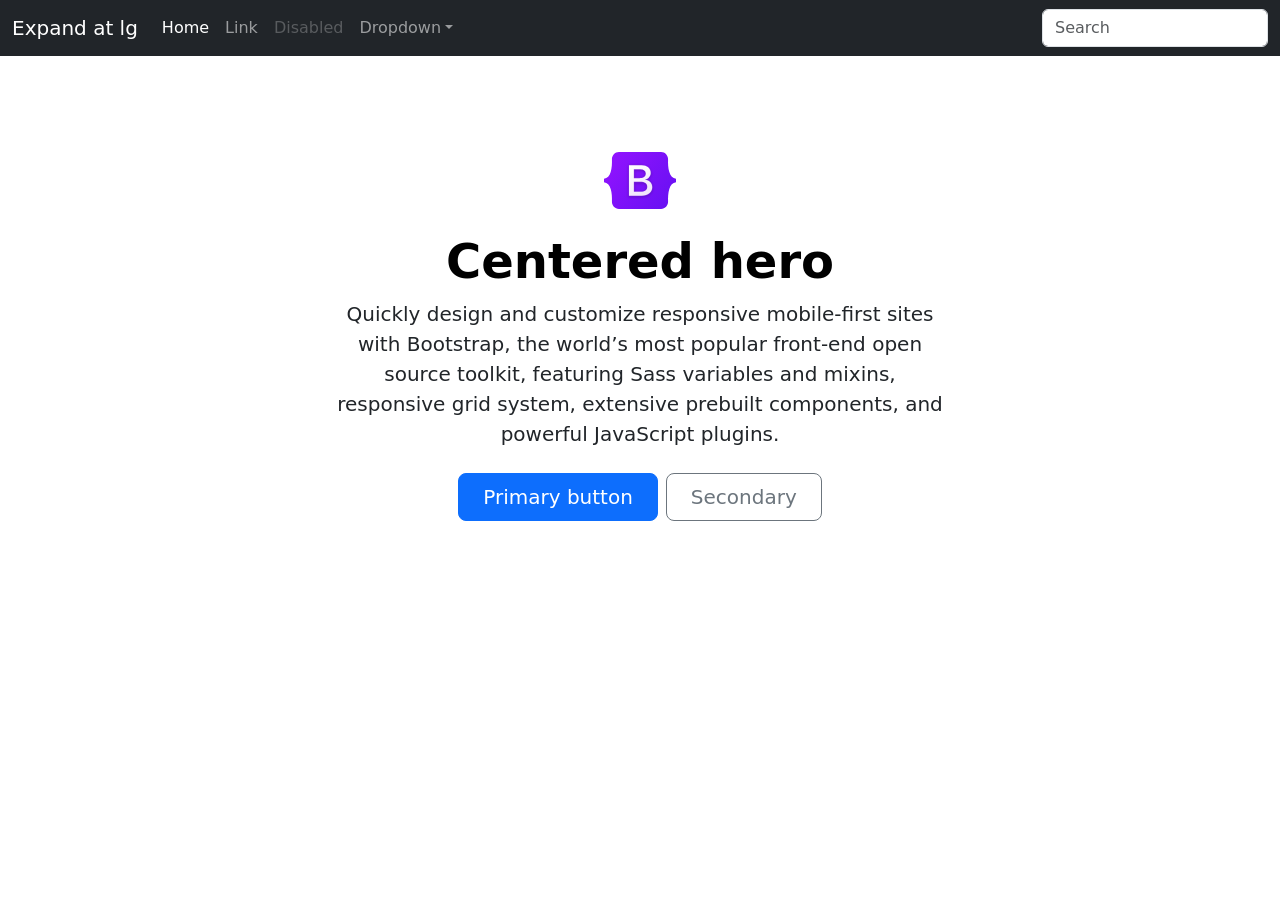
<file: bootstrap-5.3.8-examples/1-TPM/index.html>
<!DOCTYPE html>
<html lang="en">
<head>
    <meta charset="UTF-8">
    <meta name="viewport" content="width=device-width, initial-scale=1.0">
    <title>Clase Bootstrap</title>
    <link rel="stylesheet" href="https://cdn.jsdelivr.net/npm/bootstrap@5.3.8/dist/css/bootstrap.min.css">
</head>
<body>
    <header>
         <nav
        class="navbar navbar-expand-lg navbar-dark bg-dark"
        aria-label="Fifth navbar example"
      >
        <div class="container-fluid">
          <a class="navbar-brand" href="#">Expand at lg</a>
          <button
            class="navbar-toggler"
            type="button"
            data-bs-toggle="collapse"
            data-bs-target="#navbarsExample05"
            aria-controls="navbarsExample05"
            aria-expanded="false"
            aria-label="Toggle navigation"
          >
            <span class="navbar-toggler-icon"></span>
          </button>
          <div class="collapse navbar-collapse" id="navbarsExample05">
            <ul class="navbar-nav me-auto mb-2 mb-lg-0">
              <li class="nav-item">
                <a class="nav-link active" aria-current="page" href="#">Home</a>
              </li>
              <li class="nav-item"><a class="nav-link" href="#">Link</a></li>
              <li class="nav-item">
                <a class="nav-link disabled" aria-disabled="true">Disabled</a>
              </li>
              <li class="nav-item dropdown">
                <a
                  class="nav-link dropdown-toggle"
                  href="#"
                  data-bs-toggle="dropdown"
                  aria-expanded="false"
                  >Dropdown</a
                >
                <ul class="dropdown-menu">
                  <li><a class="dropdown-item" href="#">Action</a></li>
                  <li><a class="dropdown-item" href="#">Another action</a></li>
                  <li>
                    <a class="dropdown-item" href="#">Something else here</a>
                  </li>
                </ul>
              </li>
            </ul>
            <form role="search">
              <input
                class="form-control"
                type="search"
                placeholder="Search"
                aria-label="Search"
              />
            </form>
          </div>
        </div>
      </nav>
      
    </header>
    <main>
        <div class="px-4 py-5 my-5 text-center">
        <img
          class="d-block mx-auto mb-4"
          src="../assets/brand/bootstrap-logo.svg"
          alt=""
          width="72"
          height="57"
        />
        <h1 class="display-5 fw-bold text-body-emphasis">Centered hero</h1>
        <div class="col-lg-6 mx-auto">
          <p class="lead mb-4">
            Quickly design and customize responsive mobile-first sites with
            Bootstrap, the world’s most popular front-end open source toolkit,
            featuring Sass variables and mixins, responsive grid system,
            extensive prebuilt components, and powerful JavaScript plugins.
          </p>
          <div class="d-grid gap-2 d-sm-flex justify-content-sm-center">
            <button type="button" class="btn btn-primary btn-lg px-4 gap-3">
              Primary button
            </button>
            <button type="button" class="btn btn-outline-secondary btn-lg px-4">
              Secondary
            </button>
          </div>
        </div>
      </div>
    </main>
    <footer></footer>

    <script src="https://cdn.jsdelivr.net/npm/bootstrap@5.3.8/dist/js/bootstrap.bundle.min.js"></script>
</body>
</html>
</file>
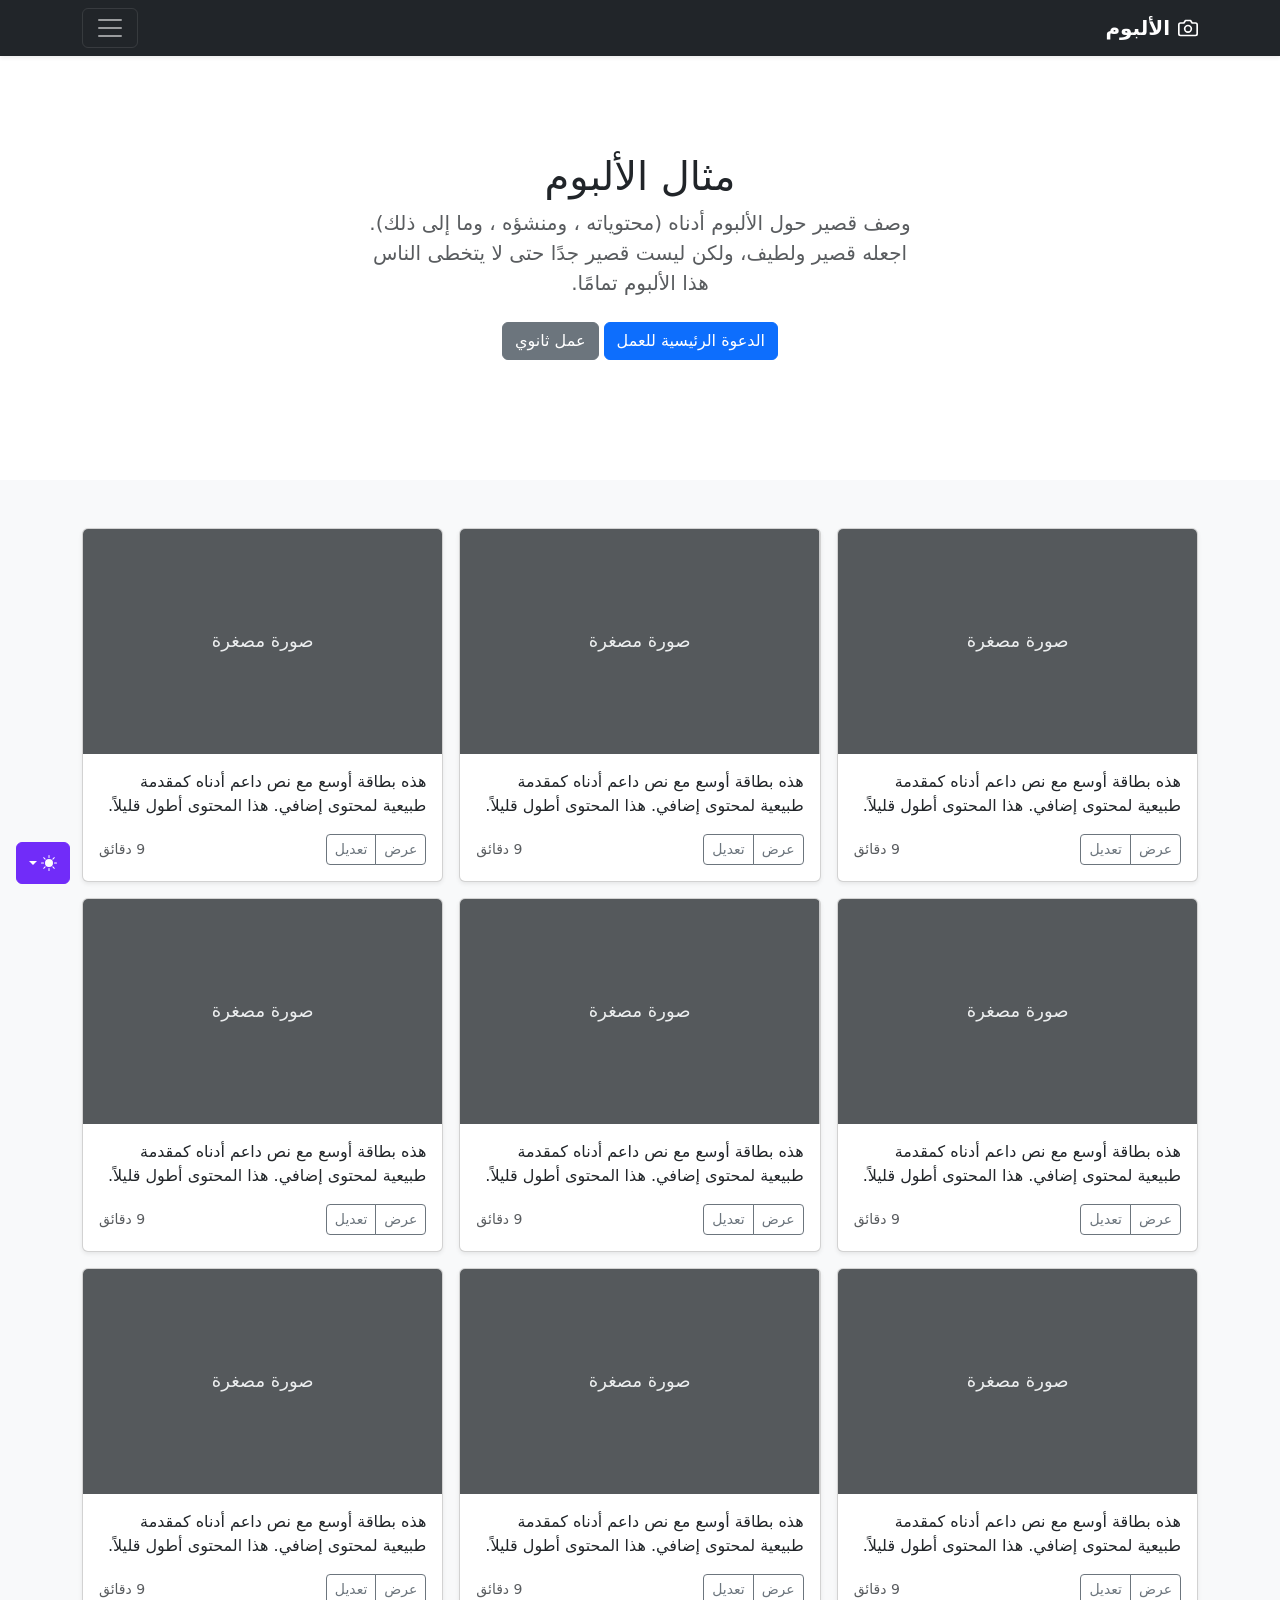
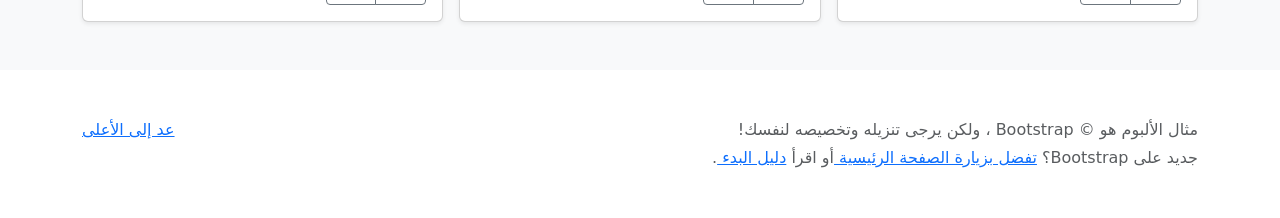
<file: bootstrap-5.3.8-examples/album-rtl/index.html>
<!doctype html>
<html lang="ar" dir="rtl" data-bs-theme="auto">
  <head>
    <meta charset="utf-8" />
    <meta name="viewport" content="width=device-width, initial-scale=1" />
    <meta name="description" content="" />
    <meta
      name="author"
      content="Mark Otto, Jacob Thornton, and Bootstrap contributors"
    />
    <meta name="generator" content="Astro v5.13.2" />
    <title>مثال الألبوم · Bootstrap v5.3</title>
    <link
      rel="canonical"
      href="https://getbootstrap.com/docs/5.3/examples/album-rtl/"
    />
    <script src="../assets/js/color-modes.js"></script>
    <link href="../assets/dist/css/bootstrap.rtl.min.css" rel="stylesheet" />
    <meta name="theme-color" content="#712cf9" />
    <style>
      .bd-placeholder-img {
        font-size: 1.125rem;
        text-anchor: middle;
        -webkit-user-select: none;
        -moz-user-select: none;
        user-select: none;
      }
      @media (min-width: 768px) {
        .bd-placeholder-img-lg {
          font-size: 3.5rem;
        }
      }
      .b-example-divider {
        width: 100%;
        height: 3rem;
        background-color: #0000001a;
        border: solid rgba(0, 0, 0, 0.15);
        border-width: 1px 0;
        box-shadow:
          inset 0 0.5em 1.5em #0000001a,
          inset 0 0.125em 0.5em #00000026;
      }
      .b-example-vr {
        flex-shrink: 0;
        width: 1.5rem;
        height: 100vh;
      }
      .bi {
        vertical-align: -0.125em;
        fill: currentColor;
      }
      .nav-scroller {
        position: relative;
        z-index: 2;
        height: 2.75rem;
        overflow-y: hidden;
      }
      .nav-scroller .nav {
        display: flex;
        flex-wrap: nowrap;
        padding-bottom: 1rem;
        margin-top: -1px;
        overflow-x: auto;
        text-align: center;
        white-space: nowrap;
        -webkit-overflow-scrolling: touch;
      }
      .btn-bd-primary {
        --bd-violet-bg: #712cf9;
        --bd-violet-rgb: 112.520718, 44.062154, 249.437846;
        --bs-btn-font-weight: 600;
        --bs-btn-color: var(--bs-white);
        --bs-btn-bg: var(--bd-violet-bg);
        --bs-btn-border-color: var(--bd-violet-bg);
        --bs-btn-hover-color: var(--bs-white);
        --bs-btn-hover-bg: #6528e0;
        --bs-btn-hover-border-color: #6528e0;
        --bs-btn-focus-shadow-rgb: var(--bd-violet-rgb);
        --bs-btn-active-color: var(--bs-btn-hover-color);
        --bs-btn-active-bg: #5a23c8;
        --bs-btn-active-border-color: #5a23c8;
      }
      .bd-mode-toggle {
        z-index: 1500;
      }
      .bd-mode-toggle .bi {
        width: 1em;
        height: 1em;
      }
      .bd-mode-toggle .dropdown-menu .active .bi {
        display: block !important;
      }
    </style>
  </head>
  <body>
    <svg xmlns="http://www.w3.org/2000/svg" class="d-none">
      <symbol id="check2" viewBox="0 0 16 16">
        <path
          d="M13.854 3.646a.5.5 0 0 1 0 .708l-7 7a.5.5 0 0 1-.708 0l-3.5-3.5a.5.5 0 1 1 .708-.708L6.5 10.293l6.646-6.647a.5.5 0 0 1 .708 0z"
        ></path>
      </symbol>
      <symbol id="circle-half" viewBox="0 0 16 16">
        <path
          d="M8 15A7 7 0 1 0 8 1v14zm0 1A8 8 0 1 1 8 0a8 8 0 0 1 0 16z"
        ></path>
      </symbol>
      <symbol id="moon-stars-fill" viewBox="0 0 16 16">
        <path
          d="M6 .278a.768.768 0 0 1 .08.858 7.208 7.208 0 0 0-.878 3.46c0 4.021 3.278 7.277 7.318 7.277.527 0 1.04-.055 1.533-.16a.787.787 0 0 1 .81.316.733.733 0 0 1-.031.893A8.349 8.349 0 0 1 8.344 16C3.734 16 0 12.286 0 7.71 0 4.266 2.114 1.312 5.124.06A.752.752 0 0 1 6 .278z"
        ></path>
        <path
          d="M10.794 3.148a.217.217 0 0 1 .412 0l.387 1.162c.173.518.579.924 1.097 1.097l1.162.387a.217.217 0 0 1 0 .412l-1.162.387a1.734 1.734 0 0 0-1.097 1.097l-.387 1.162a.217.217 0 0 1-.412 0l-.387-1.162A1.734 1.734 0 0 0 9.31 6.593l-1.162-.387a.217.217 0 0 1 0-.412l1.162-.387a1.734 1.734 0 0 0 1.097-1.097l.387-1.162zM13.863.099a.145.145 0 0 1 .274 0l.258.774c.115.346.386.617.732.732l.774.258a.145.145 0 0 1 0 .274l-.774.258a1.156 1.156 0 0 0-.732.732l-.258.774a.145.145 0 0 1-.274 0l-.258-.774a1.156 1.156 0 0 0-.732-.732l-.774-.258a.145.145 0 0 1 0-.274l.774-.258c.346-.115.617-.386.732-.732L13.863.1z"
        ></path>
      </symbol>
      <symbol id="sun-fill" viewBox="0 0 16 16">
        <path
          d="M8 12a4 4 0 1 0 0-8 4 4 0 0 0 0 8zM8 0a.5.5 0 0 1 .5.5v2a.5.5 0 0 1-1 0v-2A.5.5 0 0 1 8 0zm0 13a.5.5 0 0 1 .5.5v2a.5.5 0 0 1-1 0v-2A.5.5 0 0 1 8 13zm8-5a.5.5 0 0 1-.5.5h-2a.5.5 0 0 1 0-1h2a.5.5 0 0 1 .5.5zM3 8a.5.5 0 0 1-.5.5h-2a.5.5 0 0 1 0-1h2A.5.5 0 0 1 3 8zm10.657-5.657a.5.5 0 0 1 0 .707l-1.414 1.415a.5.5 0 1 1-.707-.708l1.414-1.414a.5.5 0 0 1 .707 0zm-9.193 9.193a.5.5 0 0 1 0 .707L3.05 13.657a.5.5 0 0 1-.707-.707l1.414-1.414a.5.5 0 0 1 .707 0zm9.193 2.121a.5.5 0 0 1-.707 0l-1.414-1.414a.5.5 0 0 1 .707-.707l1.414 1.414a.5.5 0 0 1 0 .707zM4.464 4.465a.5.5 0 0 1-.707 0L2.343 3.05a.5.5 0 1 1 .707-.707l1.414 1.414a.5.5 0 0 1 0 .708z"
        ></path>
      </symbol>
    </svg>
    <div
      class="dropdown position-fixed bottom-0 end-0 mb-3 me-3 bd-mode-toggle"
    >
      <button
        class="btn btn-bd-primary py-2 dropdown-toggle d-flex align-items-center"
        id="bd-theme"
        type="button"
        aria-expanded="false"
        data-bs-toggle="dropdown"
        aria-label="Toggle theme (auto)"
      >
        <svg class="bi my-1 theme-icon-active" aria-hidden="true">
          <use href="#circle-half"></use>
        </svg>
        <span class="visually-hidden" id="bd-theme-text">Toggle theme</span>
      </button>
      <ul
        class="dropdown-menu dropdown-menu-end shadow"
        aria-labelledby="bd-theme-text"
      >
        <li>
          <button
            type="button"
            class="dropdown-item d-flex align-items-center"
            data-bs-theme-value="light"
            aria-pressed="false"
          >
            <svg class="bi me-2 opacity-50" aria-hidden="true">
              <use href="#sun-fill"></use>
            </svg>
            Light
            <svg class="bi ms-auto d-none" aria-hidden="true">
              <use href="#check2"></use>
            </svg>
          </button>
        </li>
        <li>
          <button
            type="button"
            class="dropdown-item d-flex align-items-center"
            data-bs-theme-value="dark"
            aria-pressed="false"
          >
            <svg class="bi me-2 opacity-50" aria-hidden="true">
              <use href="#moon-stars-fill"></use>
            </svg>
            Dark
            <svg class="bi ms-auto d-none" aria-hidden="true">
              <use href="#check2"></use>
            </svg>
          </button>
        </li>
        <li>
          <button
            type="button"
            class="dropdown-item d-flex align-items-center active"
            data-bs-theme-value="auto"
            aria-pressed="true"
          >
            <svg class="bi me-2 opacity-50" aria-hidden="true">
              <use href="#circle-half"></use>
            </svg>
            Auto
            <svg class="bi ms-auto d-none" aria-hidden="true">
              <use href="#check2"></use>
            </svg>
          </button>
        </li>
      </ul>
    </div>
    <header data-bs-theme="dark">
      <div class="collapse text-bg-dark" id="navbarHeader">
        <div class="container">
          <div class="row">
            <div class="col-sm-8 col-md-7 py-4">
              <h4>حول</h4>
              <p class="text-body-secondary">
                أضف بعض المعلومات حول الألبوم، المؤلف، أو أي سياق خلفية آخر.
                اجعلها بضع جمل حتى يتمكن الزوار من التقاط بعض التلميحات المفيدة.
                ثم اربطها ببعض مواقع التواصل الاجتماعي أو معلومات الاتصال.
              </p>
            </div>
            <div class="col-sm-4 offset-md-1 py-4">
              <h4>تواصل معي</h4>
              <ul class="list-unstyled">
                <li><a href="#" class="text-white">تابعني على تويتر</a></li>
                <li>
                  <a href="#" class="text-white">شاركني الإعجاب في فيسبوك</a>
                </li>
                <li>
                  <a href="#" class="text-white"
                    >راسلني على البريد الإلكتروني</a
                  >
                </li>
              </ul>
            </div>
          </div>
        </div>
      </div>
      <div class="navbar navbar-dark bg-dark shadow-sm">
        <div class="container">
          <a href="#" class="navbar-brand d-flex align-items-center">
            <svg
              xmlns="http://www.w3.org/2000/svg"
              width="20"
              height="20"
              fill="none"
              stroke="currentColor"
              stroke-linecap="round"
              stroke-linejoin="round"
              stroke-width="2"
              aria-hidden="true"
              class="me-2"
              viewBox="0 0 24 24"
            >
              <path
                d="M23 19a2 2 0 0 1-2 2H3a2 2 0 0 1-2-2V8a2 2 0 0 1 2-2h4l2-3h6l2 3h4a2 2 0 0 1 2 2z"
              ></path>
              <circle cx="12" cy="13" r="4"></circle>
            </svg>
            <strong>الألبوم</strong>
          </a>
          <button
            class="navbar-toggler"
            type="button"
            data-bs-toggle="collapse"
            data-bs-target="#navbarHeader"
            aria-controls="navbarHeader"
            aria-expanded="false"
            aria-label="تبديل التنقل"
          >
            <span class="navbar-toggler-icon"></span>
          </button>
        </div>
      </div>
    </header>
    <main>
      <section class="py-5 text-center container">
        <div class="row py-lg-5">
          <div class="col-lg-6 col-md-8 mx-auto">
            <h1 class="fw-light">مثال الألبوم</h1>
            <p class="lead text-body-secondary">
              وصف قصير حول الألبوم أدناه (محتوياته ، ومنشؤه ، وما إلى ذلك).
              اجعله قصير ولطيف، ولكن ليست قصير جدًا حتى لا يتخطى الناس هذا
              الألبوم تمامًا.
            </p>
            <p>
              <a href="#" class="btn btn-primary my-2">الدعوة الرئيسية للعمل</a>
              <a href="#" class="btn btn-secondary my-2">عمل ثانوي</a>
            </p>
          </div>
        </div>
      </section>
      <div class="album py-5 bg-body-tertiary">
        <div class="container">
          <div class="row row-cols-1 row-cols-sm-2 row-cols-md-3 g-3">
            <div class="col">
              <div class="card shadow-sm">
                <svg
                  aria-label="Placeholder: صورة مصغرة"
                  class="bd-placeholder-img card-img-top"
                  height="225"
                  preserveAspectRatio="xMidYMid slice"
                  role="img"
                  width="100%"
                  xmlns="http://www.w3.org/2000/svg"
                >
                  <title>Placeholder</title>
                  <rect width="100%" height="100%" fill="#55595c"></rect>
                  <text x="50%" y="50%" fill="#eceeef" dy=".3em">
                    صورة مصغرة
                  </text>
                </svg>
                <div class="card-body">
                  <p class="card-text">
                    هذه بطاقة أوسع مع نص داعم أدناه كمقدمة طبيعية لمحتوى إضافي.
                    هذا المحتوى أطول قليلاً.
                  </p>
                  <div
                    class="d-flex justify-content-between align-items-center"
                  >
                    <div class="btn-group">
                      <button
                        type="button"
                        class="btn btn-sm btn-outline-secondary"
                      >
                        عرض
                      </button>
                      <button
                        type="button"
                        class="btn btn-sm btn-outline-secondary"
                      >
                        تعديل
                      </button>
                    </div>
                    <small class="text-body-secondary">9 دقائق</small>
                  </div>
                </div>
              </div>
            </div>
            <div class="col">
              <div class="card shadow-sm">
                <svg
                  aria-label="Placeholder: صورة مصغرة"
                  class="bd-placeholder-img card-img-top"
                  height="225"
                  preserveAspectRatio="xMidYMid slice"
                  role="img"
                  width="100%"
                  xmlns="http://www.w3.org/2000/svg"
                >
                  <title>Placeholder</title>
                  <rect width="100%" height="100%" fill="#55595c"></rect>
                  <text x="50%" y="50%" fill="#eceeef" dy=".3em">
                    صورة مصغرة
                  </text>
                </svg>
                <div class="card-body">
                  <p class="card-text">
                    هذه بطاقة أوسع مع نص داعم أدناه كمقدمة طبيعية لمحتوى إضافي.
                    هذا المحتوى أطول قليلاً.
                  </p>
                  <div
                    class="d-flex justify-content-between align-items-center"
                  >
                    <div class="btn-group">
                      <button
                        type="button"
                        class="btn btn-sm btn-outline-secondary"
                      >
                        عرض
                      </button>
                      <button
                        type="button"
                        class="btn btn-sm btn-outline-secondary"
                      >
                        تعديل
                      </button>
                    </div>
                    <small class="text-body-secondary">9 دقائق</small>
                  </div>
                </div>
              </div>
            </div>
            <div class="col">
              <div class="card shadow-sm">
                <svg
                  aria-label="Placeholder: صورة مصغرة"
                  class="bd-placeholder-img card-img-top"
                  height="225"
                  preserveAspectRatio="xMidYMid slice"
                  role="img"
                  width="100%"
                  xmlns="http://www.w3.org/2000/svg"
                >
                  <title>Placeholder</title>
                  <rect width="100%" height="100%" fill="#55595c"></rect>
                  <text x="50%" y="50%" fill="#eceeef" dy=".3em">
                    صورة مصغرة
                  </text>
                </svg>
                <div class="card-body">
                  <p class="card-text">
                    هذه بطاقة أوسع مع نص داعم أدناه كمقدمة طبيعية لمحتوى إضافي.
                    هذا المحتوى أطول قليلاً.
                  </p>
                  <div
                    class="d-flex justify-content-between align-items-center"
                  >
                    <div class="btn-group">
                      <button
                        type="button"
                        class="btn btn-sm btn-outline-secondary"
                      >
                        عرض
                      </button>
                      <button
                        type="button"
                        class="btn btn-sm btn-outline-secondary"
                      >
                        تعديل
                      </button>
                    </div>
                    <small class="text-body-secondary">9 دقائق</small>
                  </div>
                </div>
              </div>
            </div>
            <div class="col">
              <div class="card shadow-sm">
                <svg
                  aria-label="Placeholder: صورة مصغرة"
                  class="bd-placeholder-img card-img-top"
                  height="225"
                  preserveAspectRatio="xMidYMid slice"
                  role="img"
                  width="100%"
                  xmlns="http://www.w3.org/2000/svg"
                >
                  <title>Placeholder</title>
                  <rect width="100%" height="100%" fill="#55595c"></rect>
                  <text x="50%" y="50%" fill="#eceeef" dy=".3em">
                    صورة مصغرة
                  </text>
                </svg>
                <div class="card-body">
                  <p class="card-text">
                    هذه بطاقة أوسع مع نص داعم أدناه كمقدمة طبيعية لمحتوى إضافي.
                    هذا المحتوى أطول قليلاً.
                  </p>
                  <div
                    class="d-flex justify-content-between align-items-center"
                  >
                    <div class="btn-group">
                      <button
                        type="button"
                        class="btn btn-sm btn-outline-secondary"
                      >
                        عرض
                      </button>
                      <button
                        type="button"
                        class="btn btn-sm btn-outline-secondary"
                      >
                        تعديل
                      </button>
                    </div>
                    <small class="text-body-secondary">9 دقائق</small>
                  </div>
                </div>
              </div>
            </div>
            <div class="col">
              <div class="card shadow-sm">
                <svg
                  aria-label="Placeholder: صورة مصغرة"
                  class="bd-placeholder-img card-img-top"
                  height="225"
                  preserveAspectRatio="xMidYMid slice"
                  role="img"
                  width="100%"
                  xmlns="http://www.w3.org/2000/svg"
                >
                  <title>Placeholder</title>
                  <rect width="100%" height="100%" fill="#55595c"></rect>
                  <text x="50%" y="50%" fill="#eceeef" dy=".3em">
                    صورة مصغرة
                  </text>
                </svg>
                <div class="card-body">
                  <p class="card-text">
                    هذه بطاقة أوسع مع نص داعم أدناه كمقدمة طبيعية لمحتوى إضافي.
                    هذا المحتوى أطول قليلاً.
                  </p>
                  <div
                    class="d-flex justify-content-between align-items-center"
                  >
                    <div class="btn-group">
                      <button
                        type="button"
                        class="btn btn-sm btn-outline-secondary"
                      >
                        عرض
                      </button>
                      <button
                        type="button"
                        class="btn btn-sm btn-outline-secondary"
                      >
                        تعديل
                      </button>
                    </div>
                    <small class="text-body-secondary">9 دقائق</small>
                  </div>
                </div>
              </div>
            </div>
            <div class="col">
              <div class="card shadow-sm">
                <svg
                  aria-label="Placeholder: صورة مصغرة"
                  class="bd-placeholder-img card-img-top"
                  height="225"
                  preserveAspectRatio="xMidYMid slice"
                  role="img"
                  width="100%"
                  xmlns="http://www.w3.org/2000/svg"
                >
                  <title>Placeholder</title>
                  <rect width="100%" height="100%" fill="#55595c"></rect>
                  <text x="50%" y="50%" fill="#eceeef" dy=".3em">
                    صورة مصغرة
                  </text>
                </svg>
                <div class="card-body">
                  <p class="card-text">
                    هذه بطاقة أوسع مع نص داعم أدناه كمقدمة طبيعية لمحتوى إضافي.
                    هذا المحتوى أطول قليلاً.
                  </p>
                  <div
                    class="d-flex justify-content-between align-items-center"
                  >
                    <div class="btn-group">
                      <button
                        type="button"
                        class="btn btn-sm btn-outline-secondary"
                      >
                        عرض
                      </button>
                      <button
                        type="button"
                        class="btn btn-sm btn-outline-secondary"
                      >
                        تعديل
                      </button>
                    </div>
                    <small class="text-body-secondary">9 دقائق</small>
                  </div>
                </div>
              </div>
            </div>
            <div class="col">
              <div class="card shadow-sm">
                <svg
                  aria-label="Placeholder: صورة مصغرة"
                  class="bd-placeholder-img card-img-top"
                  height="225"
                  preserveAspectRatio="xMidYMid slice"
                  role="img"
                  width="100%"
                  xmlns="http://www.w3.org/2000/svg"
                >
                  <title>Placeholder</title>
                  <rect width="100%" height="100%" fill="#55595c"></rect>
                  <text x="50%" y="50%" fill="#eceeef" dy=".3em">
                    صورة مصغرة
                  </text>
                </svg>
                <div class="card-body">
                  <p class="card-text">
                    هذه بطاقة أوسع مع نص داعم أدناه كمقدمة طبيعية لمحتوى إضافي.
                    هذا المحتوى أطول قليلاً.
                  </p>
                  <div
                    class="d-flex justify-content-between align-items-center"
                  >
                    <div class="btn-group">
                      <button
                        type="button"
                        class="btn btn-sm btn-outline-secondary"
                      >
                        عرض
                      </button>
                      <button
                        type="button"
                        class="btn btn-sm btn-outline-secondary"
                      >
                        تعديل
                      </button>
                    </div>
                    <small class="text-body-secondary">9 دقائق</small>
                  </div>
                </div>
              </div>
            </div>
            <div class="col">
              <div class="card shadow-sm">
                <svg
                  aria-label="Placeholder: صورة مصغرة"
                  class="bd-placeholder-img card-img-top"
                  height="225"
                  preserveAspectRatio="xMidYMid slice"
                  role="img"
                  width="100%"
                  xmlns="http://www.w3.org/2000/svg"
                >
                  <title>Placeholder</title>
                  <rect width="100%" height="100%" fill="#55595c"></rect>
                  <text x="50%" y="50%" fill="#eceeef" dy=".3em">
                    صورة مصغرة
                  </text>
                </svg>
                <div class="card-body">
                  <p class="card-text">
                    هذه بطاقة أوسع مع نص داعم أدناه كمقدمة طبيعية لمحتوى إضافي.
                    هذا المحتوى أطول قليلاً.
                  </p>
                  <div
                    class="d-flex justify-content-between align-items-center"
                  >
                    <div class="btn-group">
                      <button
                        type="button"
                        class="btn btn-sm btn-outline-secondary"
                      >
                        عرض
                      </button>
                      <button
                        type="button"
                        class="btn btn-sm btn-outline-secondary"
                      >
                        تعديل
                      </button>
                    </div>
                    <small class="text-body-secondary">9 دقائق</small>
                  </div>
                </div>
              </div>
            </div>
            <div class="col">
              <div class="card shadow-sm">
                <svg
                  aria-label="Placeholder: صورة مصغرة"
                  class="bd-placeholder-img card-img-top"
                  height="225"
                  preserveAspectRatio="xMidYMid slice"
                  role="img"
                  width="100%"
                  xmlns="http://www.w3.org/2000/svg"
                >
                  <title>Placeholder</title>
                  <rect width="100%" height="100%" fill="#55595c"></rect>
                  <text x="50%" y="50%" fill="#eceeef" dy=".3em">
                    صورة مصغرة
                  </text>
                </svg>
                <div class="card-body">
                  <p class="card-text">
                    هذه بطاقة أوسع مع نص داعم أدناه كمقدمة طبيعية لمحتوى إضافي.
                    هذا المحتوى أطول قليلاً.
                  </p>
                  <div
                    class="d-flex justify-content-between align-items-center"
                  >
                    <div class="btn-group">
                      <button
                        type="button"
                        class="btn btn-sm btn-outline-secondary"
                      >
                        عرض
                      </button>
                      <button
                        type="button"
                        class="btn btn-sm btn-outline-secondary"
                      >
                        تعديل
                      </button>
                    </div>
                    <small class="text-body-secondary">9 دقائق</small>
                  </div>
                </div>
              </div>
            </div>
          </div>
        </div>
      </div>
    </main>
    <footer class="text-body-secondary py-5">
      <div class="container">
        <p class="float-end mb-1"><a href="#">عد إلى الأعلى</a></p>
        <p class="mb-1">
          مثال الألبوم هو © Bootstrap ، ولكن يرجى تنزيله وتخصيصه لنفسك!
        </p>
        <p class="mb-0">
          جديد على Bootstrap؟ <a href="/"> تفضل بزيارة الصفحة الرئيسية </a> أو
          اقرأ <a href="../getting-started/introduction"> دليل البدء </a>.
        </p>
      </div>
    </footer>
    <script
      src="../assets/dist/js/bootstrap.bundle.min.js"
      class="astro-vvvwv3sm"
    ></script>
  </body>
</html>
</file>
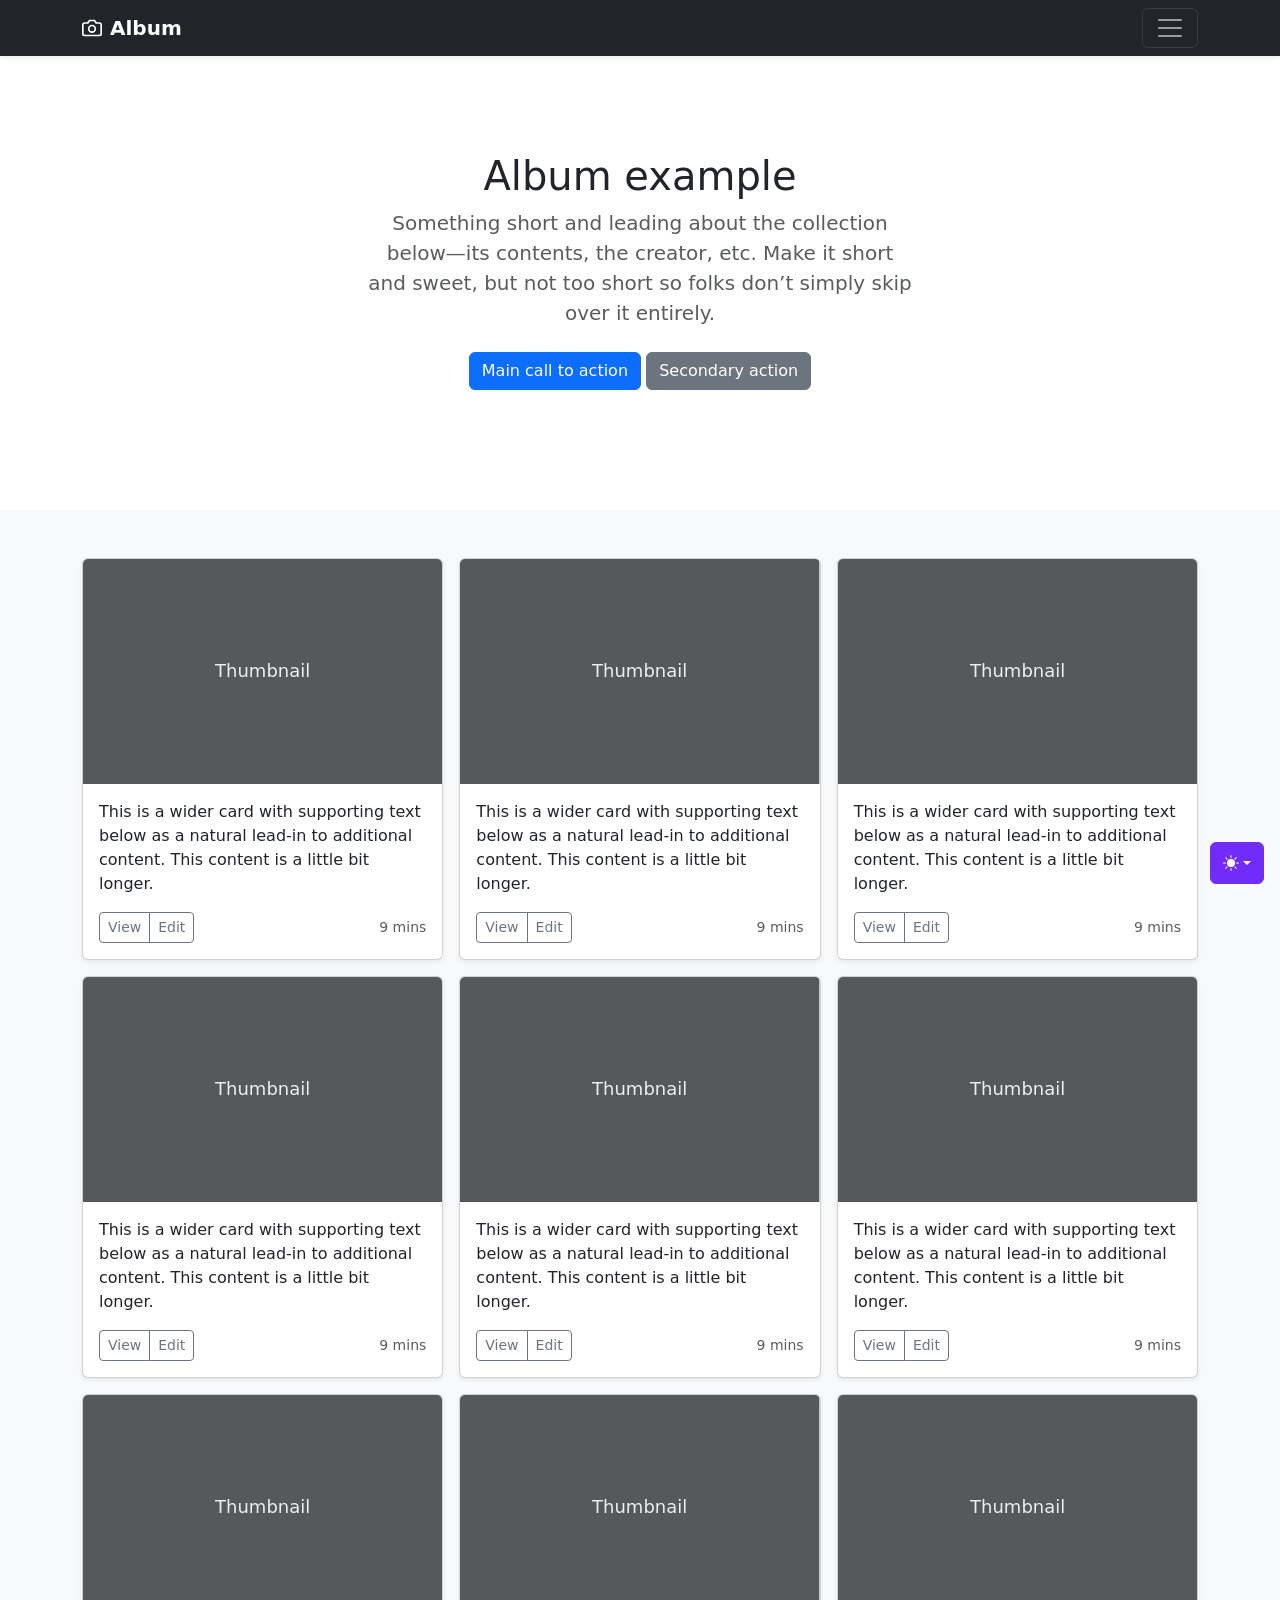
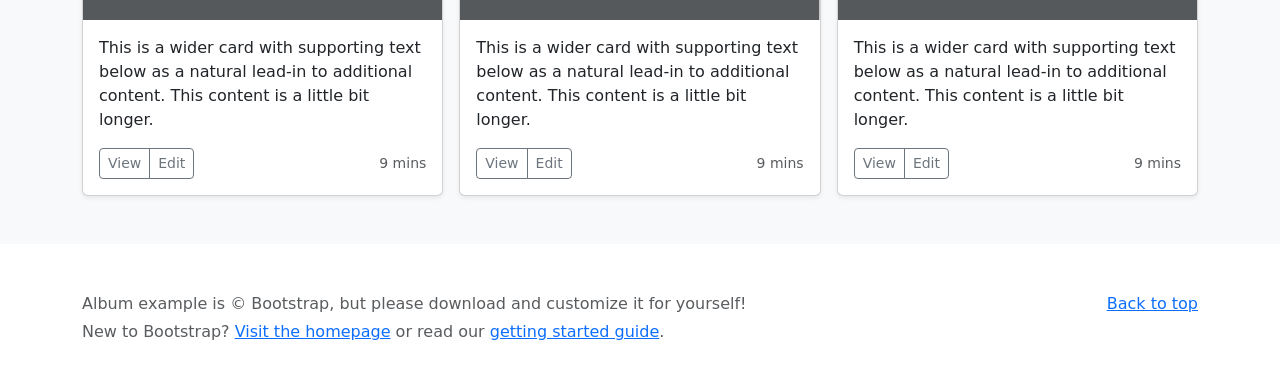
<file: bootstrap-5.3.8-examples/album/index.html>
<!doctype html>
<html lang="en" data-bs-theme="auto">
  <head>
    <meta charset="utf-8" />
    <meta name="viewport" content="width=device-width, initial-scale=1" />
    <meta name="description" content="" />
    <meta
      name="author"
      content="Mark Otto, Jacob Thornton, and Bootstrap contributors"
    />
    <meta name="generator" content="Astro v5.13.2" />
    <title>Album example · Bootstrap v5.3</title>
    <link
      rel="canonical"
      href="https://getbootstrap.com/docs/5.3/examples/album/"
    />
    <script src="../assets/js/color-modes.js"></script>
    <link href="../assets/dist/css/bootstrap.min.css" rel="stylesheet" />
    <meta name="theme-color" content="#712cf9" />
    <style>
      .bd-placeholder-img {
        font-size: 1.125rem;
        text-anchor: middle;
        -webkit-user-select: none;
        -moz-user-select: none;
        user-select: none;
      }
      @media (min-width: 768px) {
        .bd-placeholder-img-lg {
          font-size: 3.5rem;
        }
      }
      .b-example-divider {
        width: 100%;
        height: 3rem;
        background-color: #0000001a;
        border: solid rgba(0, 0, 0, 0.15);
        border-width: 1px 0;
        box-shadow:
          inset 0 0.5em 1.5em #0000001a,
          inset 0 0.125em 0.5em #00000026;
      }
      .b-example-vr {
        flex-shrink: 0;
        width: 1.5rem;
        height: 100vh;
      }
      .bi {
        vertical-align: -0.125em;
        fill: currentColor;
      }
      .nav-scroller {
        position: relative;
        z-index: 2;
        height: 2.75rem;
        overflow-y: hidden;
      }
      .nav-scroller .nav {
        display: flex;
        flex-wrap: nowrap;
        padding-bottom: 1rem;
        margin-top: -1px;
        overflow-x: auto;
        text-align: center;
        white-space: nowrap;
        -webkit-overflow-scrolling: touch;
      }
      .btn-bd-primary {
        --bd-violet-bg: #712cf9;
        --bd-violet-rgb: 112.520718, 44.062154, 249.437846;
        --bs-btn-font-weight: 600;
        --bs-btn-color: var(--bs-white);
        --bs-btn-bg: var(--bd-violet-bg);
        --bs-btn-border-color: var(--bd-violet-bg);
        --bs-btn-hover-color: var(--bs-white);
        --bs-btn-hover-bg: #6528e0;
        --bs-btn-hover-border-color: #6528e0;
        --bs-btn-focus-shadow-rgb: var(--bd-violet-rgb);
        --bs-btn-active-color: var(--bs-btn-hover-color);
        --bs-btn-active-bg: #5a23c8;
        --bs-btn-active-border-color: #5a23c8;
      }
      .bd-mode-toggle {
        z-index: 1500;
      }
      .bd-mode-toggle .bi {
        width: 1em;
        height: 1em;
      }
      .bd-mode-toggle .dropdown-menu .active .bi {
        display: block !important;
      }
    </style>
  </head>
  <body>
    <svg xmlns="http://www.w3.org/2000/svg" class="d-none">
      <symbol id="check2" viewBox="0 0 16 16">
        <path
          d="M13.854 3.646a.5.5 0 0 1 0 .708l-7 7a.5.5 0 0 1-.708 0l-3.5-3.5a.5.5 0 1 1 .708-.708L6.5 10.293l6.646-6.647a.5.5 0 0 1 .708 0z"
        ></path>
      </symbol>
      <symbol id="circle-half" viewBox="0 0 16 16">
        <path
          d="M8 15A7 7 0 1 0 8 1v14zm0 1A8 8 0 1 1 8 0a8 8 0 0 1 0 16z"
        ></path>
      </symbol>
      <symbol id="moon-stars-fill" viewBox="0 0 16 16">
        <path
          d="M6 .278a.768.768 0 0 1 .08.858 7.208 7.208 0 0 0-.878 3.46c0 4.021 3.278 7.277 7.318 7.277.527 0 1.04-.055 1.533-.16a.787.787 0 0 1 .81.316.733.733 0 0 1-.031.893A8.349 8.349 0 0 1 8.344 16C3.734 16 0 12.286 0 7.71 0 4.266 2.114 1.312 5.124.06A.752.752 0 0 1 6 .278z"
        ></path>
        <path
          d="M10.794 3.148a.217.217 0 0 1 .412 0l.387 1.162c.173.518.579.924 1.097 1.097l1.162.387a.217.217 0 0 1 0 .412l-1.162.387a1.734 1.734 0 0 0-1.097 1.097l-.387 1.162a.217.217 0 0 1-.412 0l-.387-1.162A1.734 1.734 0 0 0 9.31 6.593l-1.162-.387a.217.217 0 0 1 0-.412l1.162-.387a1.734 1.734 0 0 0 1.097-1.097l.387-1.162zM13.863.099a.145.145 0 0 1 .274 0l.258.774c.115.346.386.617.732.732l.774.258a.145.145 0 0 1 0 .274l-.774.258a1.156 1.156 0 0 0-.732.732l-.258.774a.145.145 0 0 1-.274 0l-.258-.774a1.156 1.156 0 0 0-.732-.732l-.774-.258a.145.145 0 0 1 0-.274l.774-.258c.346-.115.617-.386.732-.732L13.863.1z"
        ></path>
      </symbol>
      <symbol id="sun-fill" viewBox="0 0 16 16">
        <path
          d="M8 12a4 4 0 1 0 0-8 4 4 0 0 0 0 8zM8 0a.5.5 0 0 1 .5.5v2a.5.5 0 0 1-1 0v-2A.5.5 0 0 1 8 0zm0 13a.5.5 0 0 1 .5.5v2a.5.5 0 0 1-1 0v-2A.5.5 0 0 1 8 13zm8-5a.5.5 0 0 1-.5.5h-2a.5.5 0 0 1 0-1h2a.5.5 0 0 1 .5.5zM3 8a.5.5 0 0 1-.5.5h-2a.5.5 0 0 1 0-1h2A.5.5 0 0 1 3 8zm10.657-5.657a.5.5 0 0 1 0 .707l-1.414 1.415a.5.5 0 1 1-.707-.708l1.414-1.414a.5.5 0 0 1 .707 0zm-9.193 9.193a.5.5 0 0 1 0 .707L3.05 13.657a.5.5 0 0 1-.707-.707l1.414-1.414a.5.5 0 0 1 .707 0zm9.193 2.121a.5.5 0 0 1-.707 0l-1.414-1.414a.5.5 0 0 1 .707-.707l1.414 1.414a.5.5 0 0 1 0 .707zM4.464 4.465a.5.5 0 0 1-.707 0L2.343 3.05a.5.5 0 1 1 .707-.707l1.414 1.414a.5.5 0 0 1 0 .708z"
        ></path>
      </symbol>
    </svg>
    <div
      class="dropdown position-fixed bottom-0 end-0 mb-3 me-3 bd-mode-toggle"
    >
      <button
        class="btn btn-bd-primary py-2 dropdown-toggle d-flex align-items-center"
        id="bd-theme"
        type="button"
        aria-expanded="false"
        data-bs-toggle="dropdown"
        aria-label="Toggle theme (auto)"
      >
        <svg class="bi my-1 theme-icon-active" aria-hidden="true">
          <use href="#circle-half"></use>
        </svg>
        <span class="visually-hidden" id="bd-theme-text">Toggle theme</span>
      </button>
      <ul
        class="dropdown-menu dropdown-menu-end shadow"
        aria-labelledby="bd-theme-text"
      >
        <li>
          <button
            type="button"
            class="dropdown-item d-flex align-items-center"
            data-bs-theme-value="light"
            aria-pressed="false"
          >
            <svg class="bi me-2 opacity-50" aria-hidden="true">
              <use href="#sun-fill"></use>
            </svg>
            Light
            <svg class="bi ms-auto d-none" aria-hidden="true">
              <use href="#check2"></use>
            </svg>
          </button>
        </li>
        <li>
          <button
            type="button"
            class="dropdown-item d-flex align-items-center"
            data-bs-theme-value="dark"
            aria-pressed="false"
          >
            <svg class="bi me-2 opacity-50" aria-hidden="true">
              <use href="#moon-stars-fill"></use>
            </svg>
            Dark
            <svg class="bi ms-auto d-none" aria-hidden="true">
              <use href="#check2"></use>
            </svg>
          </button>
        </li>
        <li>
          <button
            type="button"
            class="dropdown-item d-flex align-items-center active"
            data-bs-theme-value="auto"
            aria-pressed="true"
          >
            <svg class="bi me-2 opacity-50" aria-hidden="true">
              <use href="#circle-half"></use>
            </svg>
            Auto
            <svg class="bi ms-auto d-none" aria-hidden="true">
              <use href="#check2"></use>
            </svg>
          </button>
        </li>
      </ul>
    </div>
    <header data-bs-theme="dark">
      <div class="collapse text-bg-dark" id="navbarHeader">
        <div class="container">
          <div class="row">
            <div class="col-sm-8 col-md-7 py-4">
              <h4>About</h4>
              <p class="text-body-secondary">
                Add some information about the album below, the author, or any
                other background context. Make it a few sentences long so folks
                can pick up some informative tidbits. Then, link them off to
                some social networking sites or contact information.
              </p>
            </div>
            <div class="col-sm-4 offset-md-1 py-4">
              <h4>Contact</h4>
              <ul class="list-unstyled">
                <li><a href="#" class="text-white">Follow on X</a></li>
                <li><a href="#" class="text-white">Like on Facebook</a></li>
                <li><a href="#" class="text-white">Email me</a></li>
              </ul>
            </div>
          </div>
        </div>
      </div>
      <div class="navbar navbar-dark bg-dark shadow-sm">
        <div class="container">
          <a href="#" class="navbar-brand d-flex align-items-center">
            <svg
              xmlns="http://www.w3.org/2000/svg"
              width="20"
              height="20"
              fill="none"
              stroke="currentColor"
              stroke-linecap="round"
              stroke-linejoin="round"
              stroke-width="2"
              aria-hidden="true"
              class="me-2"
              viewBox="0 0 24 24"
            >
              <path
                d="M23 19a2 2 0 0 1-2 2H3a2 2 0 0 1-2-2V8a2 2 0 0 1 2-2h4l2-3h6l2 3h4a2 2 0 0 1 2 2z"
              ></path>
              <circle cx="12" cy="13" r="4"></circle>
            </svg>
            <strong>Album</strong>
          </a>
          <button
            class="navbar-toggler"
            type="button"
            data-bs-toggle="collapse"
            data-bs-target="#navbarHeader"
            aria-controls="navbarHeader"
            aria-expanded="false"
            aria-label="Toggle navigation"
          >
            <span class="navbar-toggler-icon"></span>
          </button>
        </div>
      </div>
    </header>
    <main>
      <section class="py-5 text-center container">
        <div class="row py-lg-5">
          <div class="col-lg-6 col-md-8 mx-auto">
            <h1 class="fw-light">Album example</h1>
            <p class="lead text-body-secondary">
              Something short and leading about the collection below—its
              contents, the creator, etc. Make it short and sweet, but not too
              short so folks don’t simply skip over it entirely.
            </p>
            <p>
              <a href="#" class="btn btn-primary my-2">Main call to action</a>
              <a href="#" class="btn btn-secondary my-2">Secondary action</a>
            </p>
          </div>
        </div>
      </section>
      <div class="album py-5 bg-body-tertiary">
        <div class="container">
          <div class="row row-cols-1 row-cols-sm-2 row-cols-md-3 g-3">
            <div class="col">
              <div class="card shadow-sm">
                <svg
                  aria-label="Placeholder: Thumbnail"
                  class="bd-placeholder-img card-img-top"
                  height="225"
                  preserveAspectRatio="xMidYMid slice"
                  role="img"
                  width="100%"
                  xmlns="http://www.w3.org/2000/svg"
                >
                  <title>Placeholder</title>
                  <rect width="100%" height="100%" fill="#55595c"></rect>
                  <text x="50%" y="50%" fill="#eceeef" dy=".3em">
                    Thumbnail
                  </text>
                </svg>
                <div class="card-body">
                  <p class="card-text">
                    This is a wider card with supporting text below as a natural
                    lead-in to additional content. This content is a little bit
                    longer.
                  </p>
                  <div
                    class="d-flex justify-content-between align-items-center"
                  >
                    <div class="btn-group">
                      <button
                        type="button"
                        class="btn btn-sm btn-outline-secondary"
                      >
                        View
                      </button>
                      <button
                        type="button"
                        class="btn btn-sm btn-outline-secondary"
                      >
                        Edit
                      </button>
                    </div>
                    <small class="text-body-secondary">9 mins</small>
                  </div>
                </div>
              </div>
            </div>
            <div class="col">
              <div class="card shadow-sm">
                <svg
                  aria-label="Placeholder: Thumbnail"
                  class="bd-placeholder-img card-img-top"
                  height="225"
                  preserveAspectRatio="xMidYMid slice"
                  role="img"
                  width="100%"
                  xmlns="http://www.w3.org/2000/svg"
                >
                  <title>Placeholder</title>
                  <rect width="100%" height="100%" fill="#55595c"></rect>
                  <text x="50%" y="50%" fill="#eceeef" dy=".3em">
                    Thumbnail
                  </text>
                </svg>
                <div class="card-body">
                  <p class="card-text">
                    This is a wider card with supporting text below as a natural
                    lead-in to additional content. This content is a little bit
                    longer.
                  </p>
                  <div
                    class="d-flex justify-content-between align-items-center"
                  >
                    <div class="btn-group">
                      <button
                        type="button"
                        class="btn btn-sm btn-outline-secondary"
                      >
                        View
                      </button>
                      <button
                        type="button"
                        class="btn btn-sm btn-outline-secondary"
                      >
                        Edit
                      </button>
                    </div>
                    <small class="text-body-secondary">9 mins</small>
                  </div>
                </div>
              </div>
            </div>
            <div class="col">
              <div class="card shadow-sm">
                <svg
                  aria-label="Placeholder: Thumbnail"
                  class="bd-placeholder-img card-img-top"
                  height="225"
                  preserveAspectRatio="xMidYMid slice"
                  role="img"
                  width="100%"
                  xmlns="http://www.w3.org/2000/svg"
                >
                  <title>Placeholder</title>
                  <rect width="100%" height="100%" fill="#55595c"></rect>
                  <text x="50%" y="50%" fill="#eceeef" dy=".3em">
                    Thumbnail
                  </text>
                </svg>
                <div class="card-body">
                  <p class="card-text">
                    This is a wider card with supporting text below as a natural
                    lead-in to additional content. This content is a little bit
                    longer.
                  </p>
                  <div
                    class="d-flex justify-content-between align-items-center"
                  >
                    <div class="btn-group">
                      <button
                        type="button"
                        class="btn btn-sm btn-outline-secondary"
                      >
                        View
                      </button>
                      <button
                        type="button"
                        class="btn btn-sm btn-outline-secondary"
                      >
                        Edit
                      </button>
                    </div>
                    <small class="text-body-secondary">9 mins</small>
                  </div>
                </div>
              </div>
            </div>
            <div class="col">
              <div class="card shadow-sm">
                <svg
                  aria-label="Placeholder: Thumbnail"
                  class="bd-placeholder-img card-img-top"
                  height="225"
                  preserveAspectRatio="xMidYMid slice"
                  role="img"
                  width="100%"
                  xmlns="http://www.w3.org/2000/svg"
                >
                  <title>Placeholder</title>
                  <rect width="100%" height="100%" fill="#55595c"></rect>
                  <text x="50%" y="50%" fill="#eceeef" dy=".3em">
                    Thumbnail
                  </text>
                </svg>
                <div class="card-body">
                  <p class="card-text">
                    This is a wider card with supporting text below as a natural
                    lead-in to additional content. This content is a little bit
                    longer.
                  </p>
                  <div
                    class="d-flex justify-content-between align-items-center"
                  >
                    <div class="btn-group">
                      <button
                        type="button"
                        class="btn btn-sm btn-outline-secondary"
                      >
                        View
                      </button>
                      <button
                        type="button"
                        class="btn btn-sm btn-outline-secondary"
                      >
                        Edit
                      </button>
                    </div>
                    <small class="text-body-secondary">9 mins</small>
                  </div>
                </div>
              </div>
            </div>
            <div class="col">
              <div class="card shadow-sm">
                <svg
                  aria-label="Placeholder: Thumbnail"
                  class="bd-placeholder-img card-img-top"
                  height="225"
                  preserveAspectRatio="xMidYMid slice"
                  role="img"
                  width="100%"
                  xmlns="http://www.w3.org/2000/svg"
                >
                  <title>Placeholder</title>
                  <rect width="100%" height="100%" fill="#55595c"></rect>
                  <text x="50%" y="50%" fill="#eceeef" dy=".3em">
                    Thumbnail
                  </text>
                </svg>
                <div class="card-body">
                  <p class="card-text">
                    This is a wider card with supporting text below as a natural
                    lead-in to additional content. This content is a little bit
                    longer.
                  </p>
                  <div
                    class="d-flex justify-content-between align-items-center"
                  >
                    <div class="btn-group">
                      <button
                        type="button"
                        class="btn btn-sm btn-outline-secondary"
                      >
                        View
                      </button>
                      <button
                        type="button"
                        class="btn btn-sm btn-outline-secondary"
                      >
                        Edit
                      </button>
                    </div>
                    <small class="text-body-secondary">9 mins</small>
                  </div>
                </div>
              </div>
            </div>
            <div class="col">
              <div class="card shadow-sm">
                <svg
                  aria-label="Placeholder: Thumbnail"
                  class="bd-placeholder-img card-img-top"
                  height="225"
                  preserveAspectRatio="xMidYMid slice"
                  role="img"
                  width="100%"
                  xmlns="http://www.w3.org/2000/svg"
                >
                  <title>Placeholder</title>
                  <rect width="100%" height="100%" fill="#55595c"></rect>
                  <text x="50%" y="50%" fill="#eceeef" dy=".3em">
                    Thumbnail
                  </text>
                </svg>
                <div class="card-body">
                  <p class="card-text">
                    This is a wider card with supporting text below as a natural
                    lead-in to additional content. This content is a little bit
                    longer.
                  </p>
                  <div
                    class="d-flex justify-content-between align-items-center"
                  >
                    <div class="btn-group">
                      <button
                        type="button"
                        class="btn btn-sm btn-outline-secondary"
                      >
                        View
                      </button>
                      <button
                        type="button"
                        class="btn btn-sm btn-outline-secondary"
                      >
                        Edit
                      </button>
                    </div>
                    <small class="text-body-secondary">9 mins</small>
                  </div>
                </div>
              </div>
            </div>
            <div class="col">
              <div class="card shadow-sm">
                <svg
                  aria-label="Placeholder: Thumbnail"
                  class="bd-placeholder-img card-img-top"
                  height="225"
                  preserveAspectRatio="xMidYMid slice"
                  role="img"
                  width="100%"
                  xmlns="http://www.w3.org/2000/svg"
                >
                  <title>Placeholder</title>
                  <rect width="100%" height="100%" fill="#55595c"></rect>
                  <text x="50%" y="50%" fill="#eceeef" dy=".3em">
                    Thumbnail
                  </text>
                </svg>
                <div class="card-body">
                  <p class="card-text">
                    This is a wider card with supporting text below as a natural
                    lead-in to additional content. This content is a little bit
                    longer.
                  </p>
                  <div
                    class="d-flex justify-content-between align-items-center"
                  >
                    <div class="btn-group">
                      <button
                        type="button"
                        class="btn btn-sm btn-outline-secondary"
                      >
                        View
                      </button>
                      <button
                        type="button"
                        class="btn btn-sm btn-outline-secondary"
                      >
                        Edit
                      </button>
                    </div>
                    <small class="text-body-secondary">9 mins</small>
                  </div>
                </div>
              </div>
            </div>
            <div class="col">
              <div class="card shadow-sm">
                <svg
                  aria-label="Placeholder: Thumbnail"
                  class="bd-placeholder-img card-img-top"
                  height="225"
                  preserveAspectRatio="xMidYMid slice"
                  role="img"
                  width="100%"
                  xmlns="http://www.w3.org/2000/svg"
                >
                  <title>Placeholder</title>
                  <rect width="100%" height="100%" fill="#55595c"></rect>
                  <text x="50%" y="50%" fill="#eceeef" dy=".3em">
                    Thumbnail
                  </text>
                </svg>
                <div class="card-body">
                  <p class="card-text">
                    This is a wider card with supporting text below as a natural
                    lead-in to additional content. This content is a little bit
                    longer.
                  </p>
                  <div
                    class="d-flex justify-content-between align-items-center"
                  >
                    <div class="btn-group">
                      <button
                        type="button"
                        class="btn btn-sm btn-outline-secondary"
                      >
                        View
                      </button>
                      <button
                        type="button"
                        class="btn btn-sm btn-outline-secondary"
                      >
                        Edit
                      </button>
                    </div>
                    <small class="text-body-secondary">9 mins</small>
                  </div>
                </div>
              </div>
            </div>
            <div class="col">
              <div class="card shadow-sm">
                <svg
                  aria-label="Placeholder: Thumbnail"
                  class="bd-placeholder-img card-img-top"
                  height="225"
                  preserveAspectRatio="xMidYMid slice"
                  role="img"
                  width="100%"
                  xmlns="http://www.w3.org/2000/svg"
                >
                  <title>Placeholder</title>
                  <rect width="100%" height="100%" fill="#55595c"></rect>
                  <text x="50%" y="50%" fill="#eceeef" dy=".3em">
                    Thumbnail
                  </text>
                </svg>
                <div class="card-body">
                  <p class="card-text">
                    This is a wider card with supporting text below as a natural
                    lead-in to additional content. This content is a little bit
                    longer.
                  </p>
                  <div
                    class="d-flex justify-content-between align-items-center"
                  >
                    <div class="btn-group">
                      <button
                        type="button"
                        class="btn btn-sm btn-outline-secondary"
                      >
                        View
                      </button>
                      <button
                        type="button"
                        class="btn btn-sm btn-outline-secondary"
                      >
                        Edit
                      </button>
                    </div>
                    <small class="text-body-secondary">9 mins</small>
                  </div>
                </div>
              </div>
            </div>
          </div>
        </div>
      </div>
    </main>
    <footer class="text-body-secondary py-5">
      <div class="container">
        <p class="float-end mb-1"><a href="#">Back to top</a></p>
        <p class="mb-1">
          Album example is &copy; Bootstrap, but please download and customize
          it for yourself!
        </p>
        <p class="mb-0">
          New to Bootstrap? <a href="/">Visit the homepage</a> or read our
          <a href="../getting-started/introduction">getting started guide</a>.
        </p>
      </div>
    </footer>
    <script
      src="../assets/dist/js/bootstrap.bundle.min.js"
      class="astro-vvvwv3sm"
    ></script>
  </body>
</html>
</file>
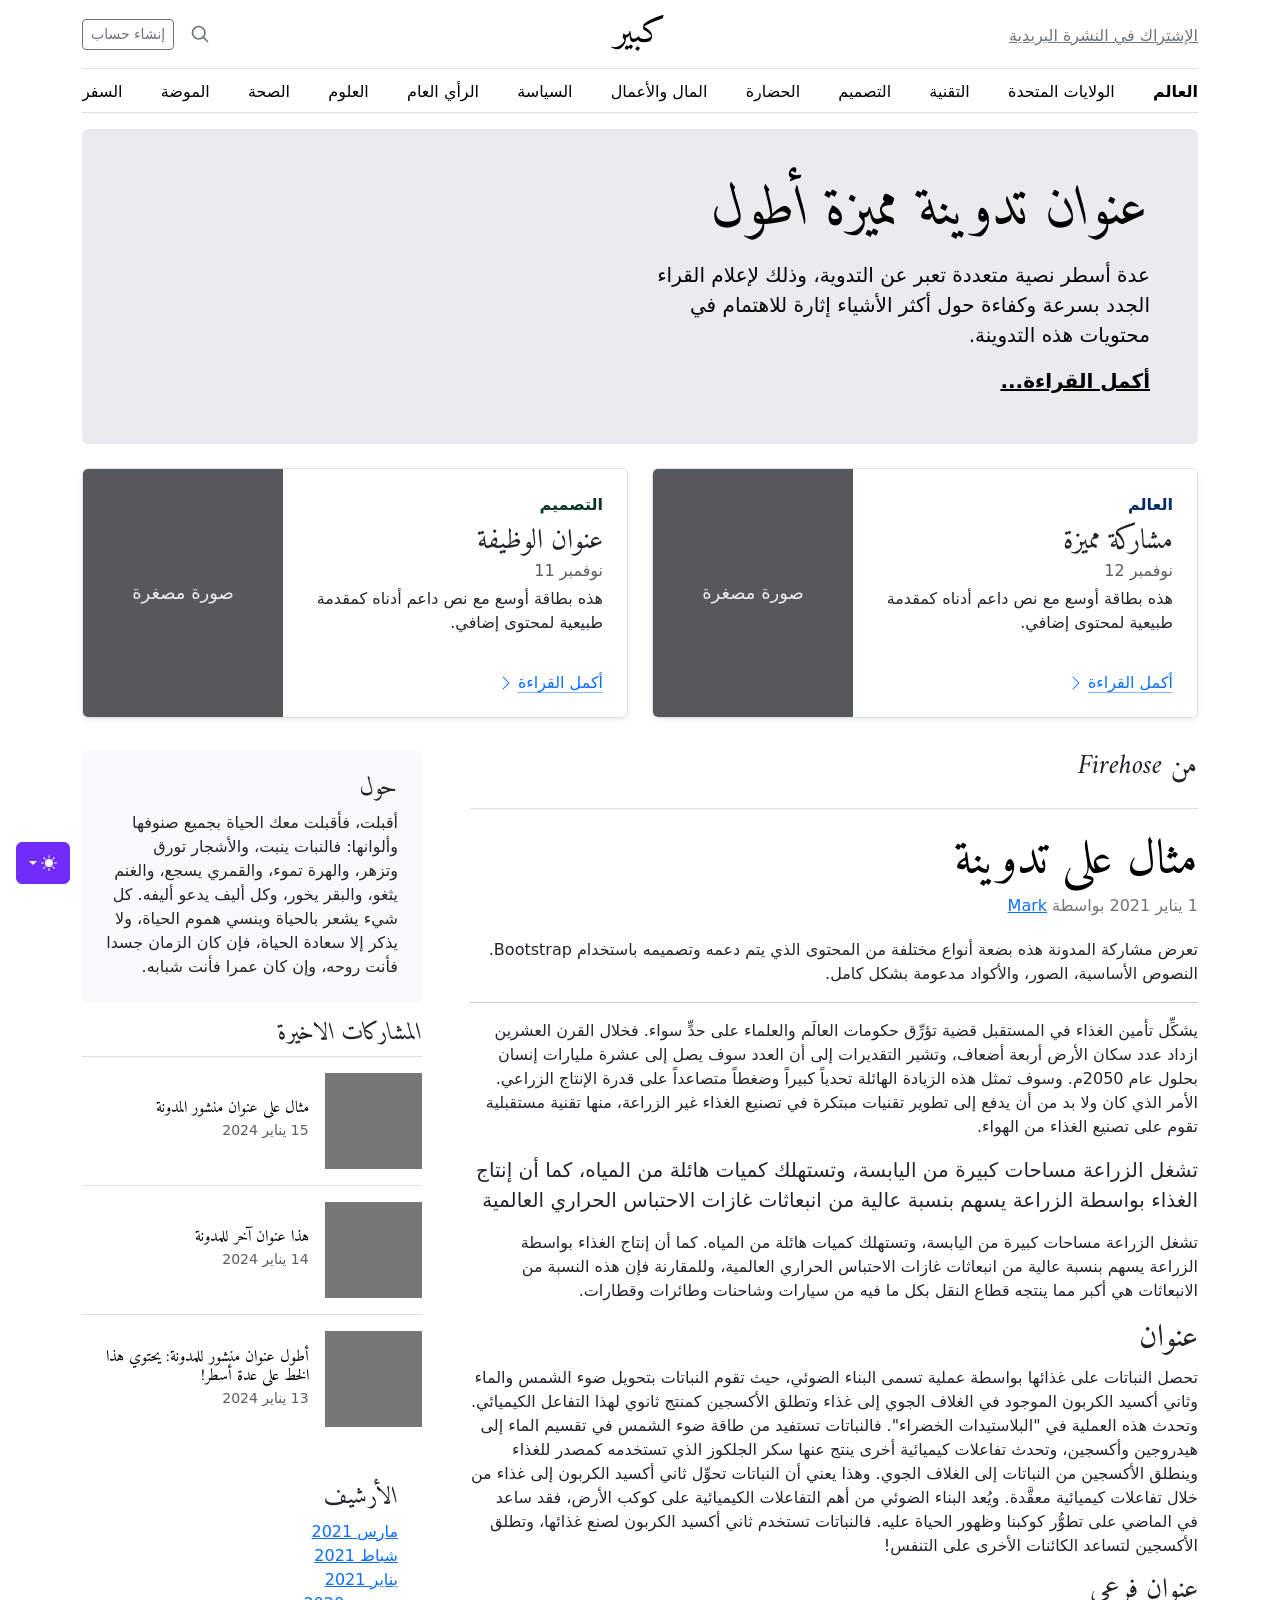
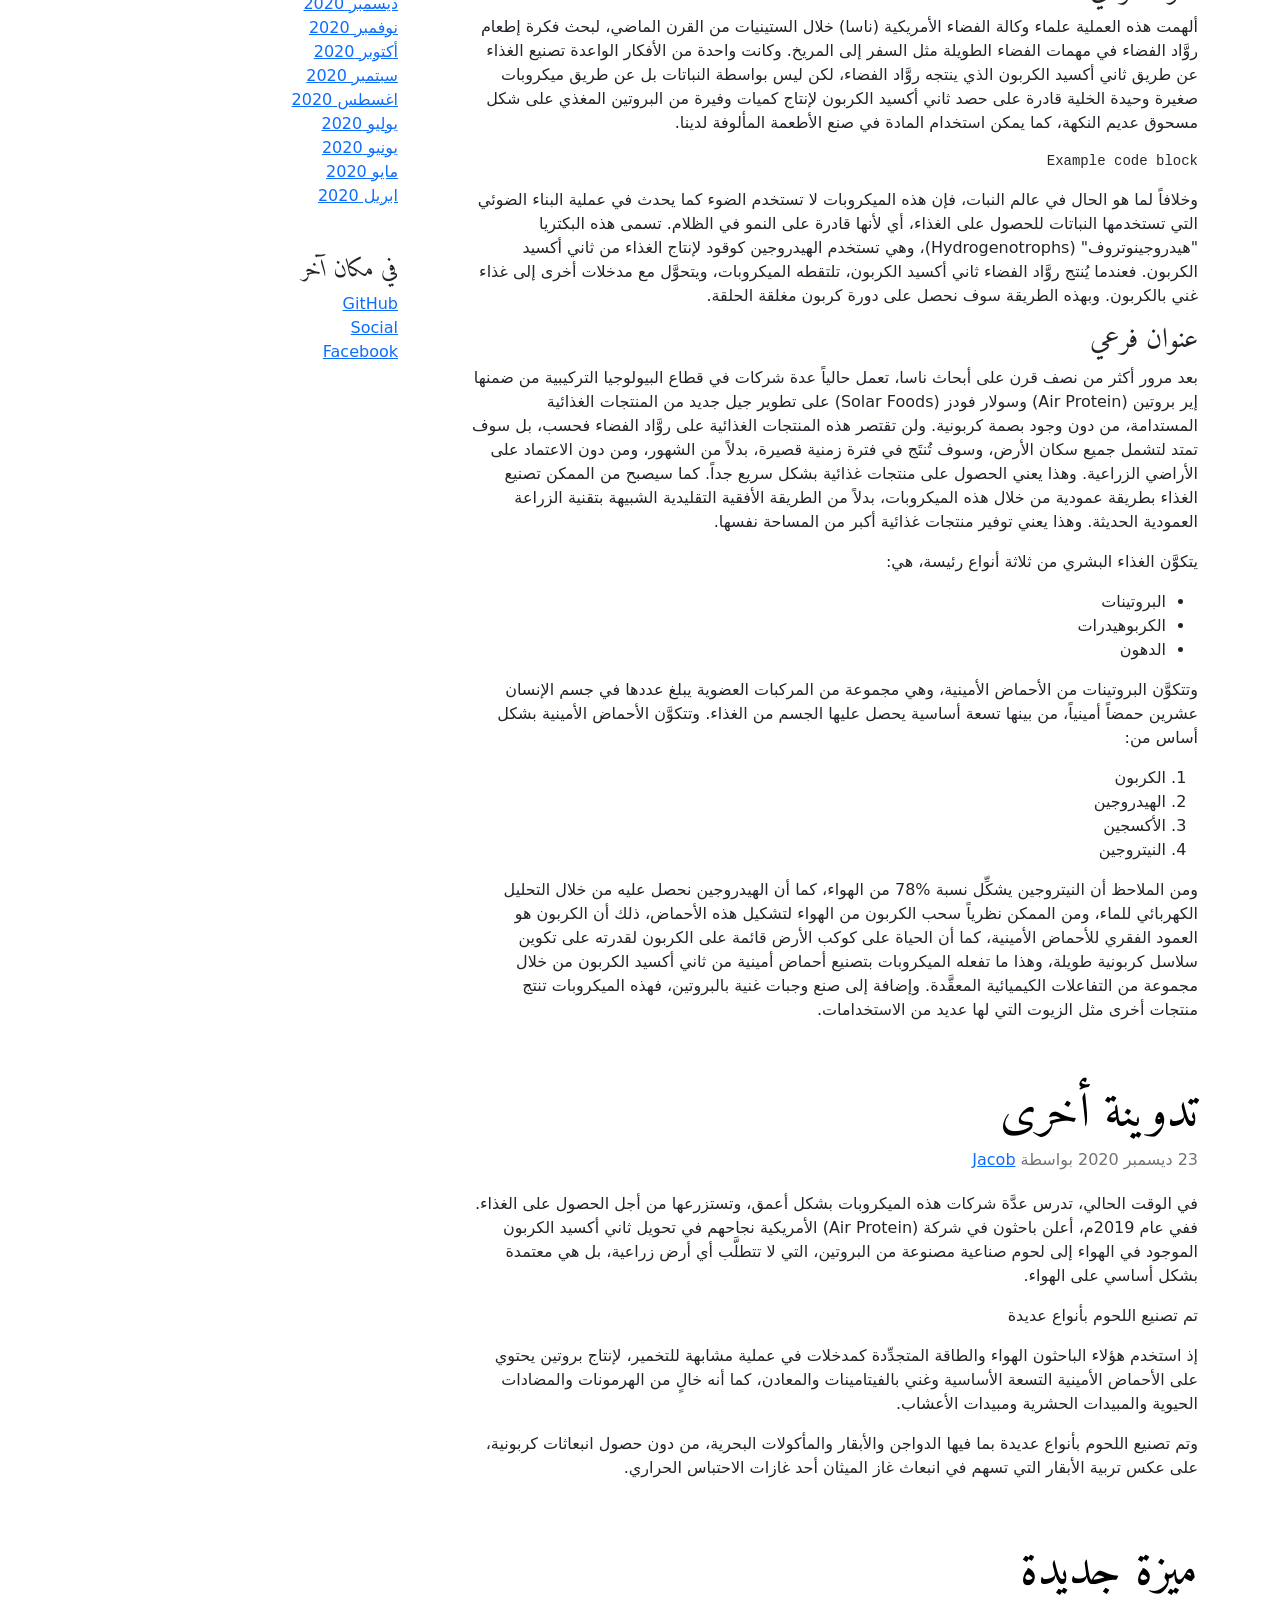
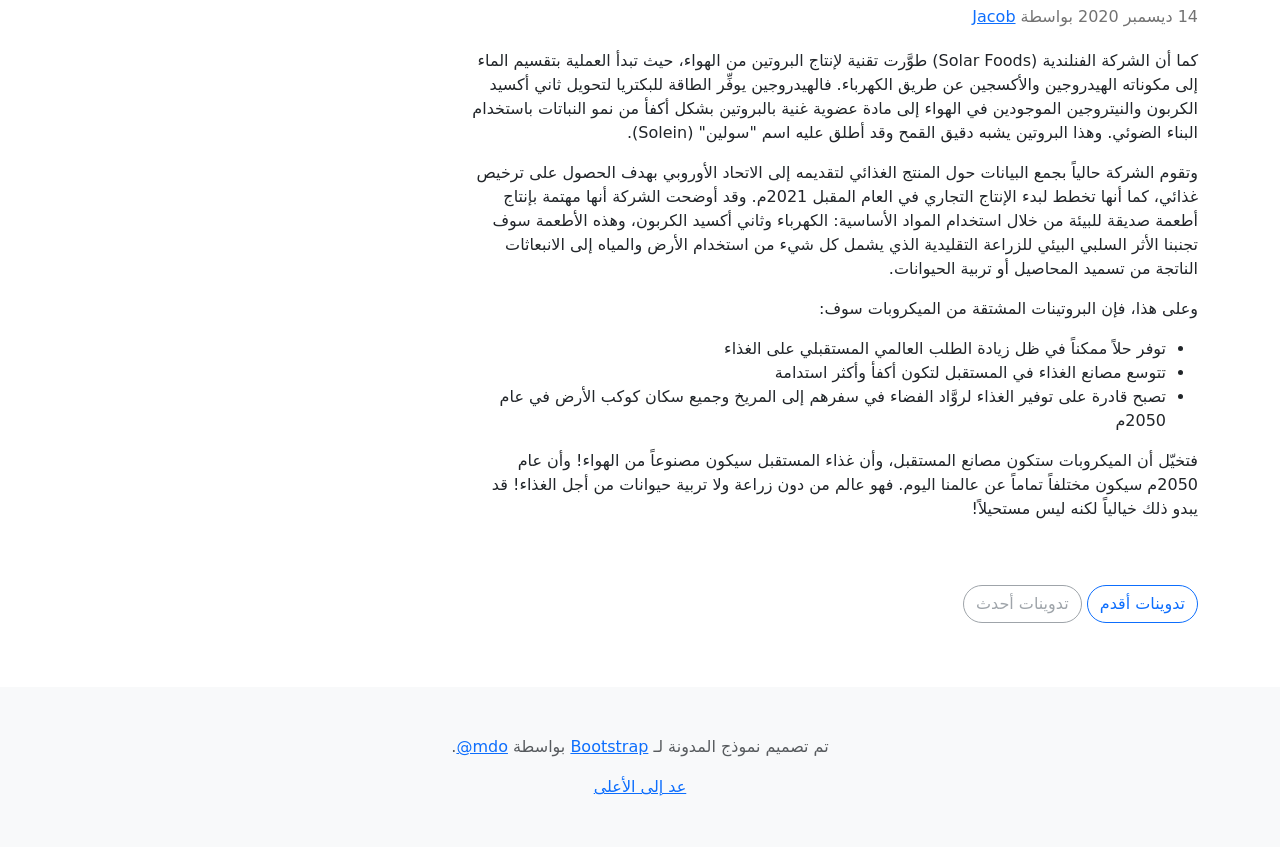
<file: bootstrap-5.3.8-examples/blog-rtl/index.html>
<!doctype html>
<html lang="ar" dir="rtl" data-bs-theme="auto">
  <head>
    <meta charset="utf-8" />
    <meta name="viewport" content="width=device-width, initial-scale=1" />
    <meta name="description" content="" />
    <meta
      name="author"
      content="Mark Otto, Jacob Thornton, and Bootstrap contributors"
    />
    <meta name="generator" content="Astro v5.13.2" />
    <title>قالب المدونة · Bootstrap v5.3</title>
    <link
      rel="canonical"
      href="https://getbootstrap.com/docs/5.3/examples/blog-rtl/"
    />
    <script src="../assets/js/color-modes.js"></script>
    <link href="../assets/dist/css/bootstrap.rtl.min.css" rel="stylesheet" />
    <meta name="theme-color" content="#712cf9" />
    <link
      href="https://fonts.googleapis.com/css?family=Amiri:wght@400;700&display=swap"
      rel="stylesheet"
    />
    <link href="../blog/blog.rtl.css" rel="stylesheet" />
    <style>
      .bd-placeholder-img {
        font-size: 1.125rem;
        text-anchor: middle;
        -webkit-user-select: none;
        -moz-user-select: none;
        user-select: none;
      }
      @media (min-width: 768px) {
        .bd-placeholder-img-lg {
          font-size: 3.5rem;
        }
      }
      .b-example-divider {
        width: 100%;
        height: 3rem;
        background-color: #0000001a;
        border: solid rgba(0, 0, 0, 0.15);
        border-width: 1px 0;
        box-shadow:
          inset 0 0.5em 1.5em #0000001a,
          inset 0 0.125em 0.5em #00000026;
      }
      .b-example-vr {
        flex-shrink: 0;
        width: 1.5rem;
        height: 100vh;
      }
      .bi {
        vertical-align: -0.125em;
        fill: currentColor;
      }
      .nav-scroller {
        position: relative;
        z-index: 2;
        height: 2.75rem;
        overflow-y: hidden;
      }
      .nav-scroller .nav {
        display: flex;
        flex-wrap: nowrap;
        padding-bottom: 1rem;
        margin-top: -1px;
        overflow-x: auto;
        text-align: center;
        white-space: nowrap;
        -webkit-overflow-scrolling: touch;
      }
      .btn-bd-primary {
        --bd-violet-bg: #712cf9;
        --bd-violet-rgb: 112.520718, 44.062154, 249.437846;
        --bs-btn-font-weight: 600;
        --bs-btn-color: var(--bs-white);
        --bs-btn-bg: var(--bd-violet-bg);
        --bs-btn-border-color: var(--bd-violet-bg);
        --bs-btn-hover-color: var(--bs-white);
        --bs-btn-hover-bg: #6528e0;
        --bs-btn-hover-border-color: #6528e0;
        --bs-btn-focus-shadow-rgb: var(--bd-violet-rgb);
        --bs-btn-active-color: var(--bs-btn-hover-color);
        --bs-btn-active-bg: #5a23c8;
        --bs-btn-active-border-color: #5a23c8;
      }
      .bd-mode-toggle {
        z-index: 1500;
      }
      .bd-mode-toggle .bi {
        width: 1em;
        height: 1em;
      }
      .bd-mode-toggle .dropdown-menu .active .bi {
        display: block !important;
      }
    </style>
  </head>
  <body>
    <svg xmlns="http://www.w3.org/2000/svg" class="d-none">
      <symbol id="check2" viewBox="0 0 16 16">
        <path
          d="M13.854 3.646a.5.5 0 0 1 0 .708l-7 7a.5.5 0 0 1-.708 0l-3.5-3.5a.5.5 0 1 1 .708-.708L6.5 10.293l6.646-6.647a.5.5 0 0 1 .708 0z"
        ></path>
      </symbol>
      <symbol id="circle-half" viewBox="0 0 16 16">
        <path
          d="M8 15A7 7 0 1 0 8 1v14zm0 1A8 8 0 1 1 8 0a8 8 0 0 1 0 16z"
        ></path>
      </symbol>
      <symbol id="moon-stars-fill" viewBox="0 0 16 16">
        <path
          d="M6 .278a.768.768 0 0 1 .08.858 7.208 7.208 0 0 0-.878 3.46c0 4.021 3.278 7.277 7.318 7.277.527 0 1.04-.055 1.533-.16a.787.787 0 0 1 .81.316.733.733 0 0 1-.031.893A8.349 8.349 0 0 1 8.344 16C3.734 16 0 12.286 0 7.71 0 4.266 2.114 1.312 5.124.06A.752.752 0 0 1 6 .278z"
        ></path>
        <path
          d="M10.794 3.148a.217.217 0 0 1 .412 0l.387 1.162c.173.518.579.924 1.097 1.097l1.162.387a.217.217 0 0 1 0 .412l-1.162.387a1.734 1.734 0 0 0-1.097 1.097l-.387 1.162a.217.217 0 0 1-.412 0l-.387-1.162A1.734 1.734 0 0 0 9.31 6.593l-1.162-.387a.217.217 0 0 1 0-.412l1.162-.387a1.734 1.734 0 0 0 1.097-1.097l.387-1.162zM13.863.099a.145.145 0 0 1 .274 0l.258.774c.115.346.386.617.732.732l.774.258a.145.145 0 0 1 0 .274l-.774.258a1.156 1.156 0 0 0-.732.732l-.258.774a.145.145 0 0 1-.274 0l-.258-.774a1.156 1.156 0 0 0-.732-.732l-.774-.258a.145.145 0 0 1 0-.274l.774-.258c.346-.115.617-.386.732-.732L13.863.1z"
        ></path>
      </symbol>
      <symbol id="sun-fill" viewBox="0 0 16 16">
        <path
          d="M8 12a4 4 0 1 0 0-8 4 4 0 0 0 0 8zM8 0a.5.5 0 0 1 .5.5v2a.5.5 0 0 1-1 0v-2A.5.5 0 0 1 8 0zm0 13a.5.5 0 0 1 .5.5v2a.5.5 0 0 1-1 0v-2A.5.5 0 0 1 8 13zm8-5a.5.5 0 0 1-.5.5h-2a.5.5 0 0 1 0-1h2a.5.5 0 0 1 .5.5zM3 8a.5.5 0 0 1-.5.5h-2a.5.5 0 0 1 0-1h2A.5.5 0 0 1 3 8zm10.657-5.657a.5.5 0 0 1 0 .707l-1.414 1.415a.5.5 0 1 1-.707-.708l1.414-1.414a.5.5 0 0 1 .707 0zm-9.193 9.193a.5.5 0 0 1 0 .707L3.05 13.657a.5.5 0 0 1-.707-.707l1.414-1.414a.5.5 0 0 1 .707 0zm9.193 2.121a.5.5 0 0 1-.707 0l-1.414-1.414a.5.5 0 0 1 .707-.707l1.414 1.414a.5.5 0 0 1 0 .707zM4.464 4.465a.5.5 0 0 1-.707 0L2.343 3.05a.5.5 0 1 1 .707-.707l1.414 1.414a.5.5 0 0 1 0 .708z"
        ></path>
      </symbol>
    </svg>
    <div
      class="dropdown position-fixed bottom-0 end-0 mb-3 me-3 bd-mode-toggle"
    >
      <button
        class="btn btn-bd-primary py-2 dropdown-toggle d-flex align-items-center"
        id="bd-theme"
        type="button"
        aria-expanded="false"
        data-bs-toggle="dropdown"
        aria-label="Toggle theme (auto)"
      >
        <svg class="bi my-1 theme-icon-active" aria-hidden="true">
          <use href="#circle-half"></use>
        </svg>
        <span class="visually-hidden" id="bd-theme-text">Toggle theme</span>
      </button>
      <ul
        class="dropdown-menu dropdown-menu-end shadow"
        aria-labelledby="bd-theme-text"
      >
        <li>
          <button
            type="button"
            class="dropdown-item d-flex align-items-center"
            data-bs-theme-value="light"
            aria-pressed="false"
          >
            <svg class="bi me-2 opacity-50" aria-hidden="true">
              <use href="#sun-fill"></use>
            </svg>
            Light
            <svg class="bi ms-auto d-none" aria-hidden="true">
              <use href="#check2"></use>
            </svg>
          </button>
        </li>
        <li>
          <button
            type="button"
            class="dropdown-item d-flex align-items-center"
            data-bs-theme-value="dark"
            aria-pressed="false"
          >
            <svg class="bi me-2 opacity-50" aria-hidden="true">
              <use href="#moon-stars-fill"></use>
            </svg>
            Dark
            <svg class="bi ms-auto d-none" aria-hidden="true">
              <use href="#check2"></use>
            </svg>
          </button>
        </li>
        <li>
          <button
            type="button"
            class="dropdown-item d-flex align-items-center active"
            data-bs-theme-value="auto"
            aria-pressed="true"
          >
            <svg class="bi me-2 opacity-50" aria-hidden="true">
              <use href="#circle-half"></use>
            </svg>
            Auto
            <svg class="bi ms-auto d-none" aria-hidden="true">
              <use href="#check2"></use>
            </svg>
          </button>
        </li>
      </ul>
    </div>
    <svg xmlns="http://www.w3.org/2000/svg" class="d-none">
      <symbol
        id="aperture"
        fill="none"
        stroke="currentColor"
        stroke-linecap="round"
        stroke-linejoin="round"
        stroke-width="2"
        viewBox="0 0 24 24"
      >
        <circle cx="12" cy="12" r="10"></circle>
        <path
          d="M14.31 8l5.74 9.94M9.69 8h11.48M7.38 12l5.74-9.94M9.69 16L3.95 6.06M14.31 16H2.83m13.79-4l-5.74 9.94"
        ></path>
      </symbol>
      <symbol id="cart" viewBox="0 0 16 16">
        <path
          d="M0 1.5A.5.5 0 0 1 .5 1H2a.5.5 0 0 1 .485.379L2.89 3H14.5a.5.5 0 0 1 .49.598l-1 5a.5.5 0 0 1-.465.401l-9.397.472L4.415 11H13a.5.5 0 0 1 0 1H4a.5.5 0 0 1-.491-.408L2.01 3.607 1.61 2H.5a.5.5 0 0 1-.5-.5zM3.102 4l.84 4.479 9.144-.459L13.89 4H3.102zM5 12a2 2 0 1 0 0 4 2 2 0 0 0 0-4zm7 0a2 2 0 1 0 0 4 2 2 0 0 0 0-4zm-7 1a1 1 0 1 1 0 2 1 1 0 0 1 0-2zm7 0a1 1 0 1 1 0 2 1 1 0 0 1 0-2z"
        ></path>
      </symbol>
      <symbol id="chevron-right" viewBox="0 0 16 16">
        <path
          fill-rule="evenodd"
          d="M4.646 1.646a.5.5 0 0 1 .708 0l6 6a.5.5 0 0 1 0 .708l-6 6a.5.5 0 0 1-.708-.708L10.293 8 4.646 2.354a.5.5 0 0 1 0-.708z"
        ></path>
      </symbol>
    </svg>
    <div class="container">
      <header class="border-bottom lh-1 py-3">
        <div class="row flex-nowrap justify-content-between align-items-center">
          <div class="col-4 pt-1">
            <a class="link-secondary" href="#">الإشتراك في النشرة البريدية</a>
          </div>
          <div class="col-4 text-center">
            <a
              class="blog-header-logo text-body-emphasis text-decoration-none"
              href="#"
              >كبير</a
            >
          </div>
          <div class="col-4 d-flex justify-content-end align-items-center">
            <a class="link-secondary" href="#" aria-label="بحث">
              <svg
                xmlns="http://www.w3.org/2000/svg"
                width="20"
                height="20"
                fill="none"
                stroke="currentColor"
                stroke-linecap="round"
                stroke-linejoin="round"
                stroke-width="2"
                class="mx-3"
                role="img"
                viewBox="0 0 24 24"
              >
                <title>بحث</title>
                <circle cx="10.5" cy="10.5" r="7.5"></circle>
                <path d="M21 21l-5.2-5.2"></path>
              </svg>
            </a>
            <a class="btn btn-sm btn-outline-secondary" href="#">إنشاء حساب</a>
          </div>
        </div>
      </header>
      <div class="nav-scroller py-1 mb-3 border-bottom">
        <nav class="nav nav-underline justify-content-between">
          <a class="nav-item nav-link link-body-emphasis active" href="#"
            >العالم</a
          >
          <a class="nav-item nav-link link-body-emphasis" href="#"
            >الولايات المتحدة</a
          >
          <a class="nav-item nav-link link-body-emphasis" href="#">التقنية</a>
          <a class="nav-item nav-link link-body-emphasis" href="#">التصميم</a>
          <a class="nav-item nav-link link-body-emphasis" href="#">الحضارة</a>
          <a class="nav-item nav-link link-body-emphasis" href="#"
            >المال والأعمال</a
          >
          <a class="nav-item nav-link link-body-emphasis" href="#">السياسة</a>
          <a class="nav-item nav-link link-body-emphasis" href="#"
            >الرأي العام</a
          >
          <a class="nav-item nav-link link-body-emphasis" href="#">العلوم</a>
          <a class="nav-item nav-link link-body-emphasis" href="#">الصحة</a>
          <a class="nav-item nav-link link-body-emphasis" href="#">الموضة</a>
          <a class="nav-item nav-link link-body-emphasis" href="#">السفر</a>
        </nav>
      </div>
    </div>
    <main class="container">
      <div class="p-4 p-md-5 mb-4 rounded text-body-emphasis bg-body-secondary">
        <div class="col-lg-6 px-0">
          <h1 class="display-4 fst-italic">عنوان تدوينة مميزة أطول</h1>
          <p class="lead my-3">
            عدة أسطر نصية متعددة تعبر عن التدوية، وذلك لإعلام القراء الجدد بسرعة
            وكفاءة حول أكثر الأشياء إثارة للاهتمام في محتويات هذه التدوينة.
          </p>
          <p class="lead mb-0">
            <a href="#" class="text-body-emphasis fw-bold">أكمل القراءة...</a>
          </p>
        </div>
      </div>
      <div class="row mb-2">
        <div class="col-md-6">
          <div
            class="row g-0 border rounded overflow-hidden flex-md-row mb-4 shadow-sm h-md-250 position-relative"
          >
            <div class="col p-4 d-flex flex-column position-static">
              <strong class="d-inline-block mb-2 text-primary-emphasis"
                >العالم</strong
              >
              <h3 class="mb-0">مشاركة مميزة</h3>
              <div class="mb-1 text-body-secondary">نوفمبر 12</div>
              <p class="card-text mb-auto">
                هذه بطاقة أوسع مع نص داعم أدناه كمقدمة طبيعية لمحتوى إضافي.
              </p>
              <a
                href="#"
                class="icon-link gap-1 icon-link-hover stretched-link"
              >
                أكمل القراءة
                <svg class="bi" aria-hidden="true">
                  <use xlink:href="#chevron-right"></use>
                </svg>
              </a>
            </div>
            <div class="col-auto d-none d-lg-block">
              <svg
                aria-label="Placeholder: صورة مصغرة"
                class="bd-placeholder-img"
                height="250"
                preserveAspectRatio="xMidYMid slice"
                role="img"
                width="200"
                xmlns="http://www.w3.org/2000/svg"
              >
                <title>Placeholder</title>
                <rect width="100%" height="100%" fill="#55595c"></rect>
                <text x="50%" y="50%" fill="#eceeef" dy=".3em">صورة مصغرة</text>
              </svg>
            </div>
          </div>
        </div>
        <div class="col-md-6">
          <div
            class="row g-0 border rounded overflow-hidden flex-md-row mb-4 shadow-sm h-md-250 position-relative"
          >
            <div class="col p-4 d-flex flex-column position-static">
              <strong class="d-inline-block mb-2 text-success-emphasis"
                >التصميم</strong
              >
              <h3 class="mb-0">عنوان الوظيفة</h3>
              <div class="mb-1 text-body-secondary">نوفمبر 11</div>
              <p class="mb-auto">
                هذه بطاقة أوسع مع نص داعم أدناه كمقدمة طبيعية لمحتوى إضافي.
              </p>
              <a
                href="#"
                class="icon-link gap-1 icon-link-hover stretched-link"
              >
                أكمل القراءة
                <svg class="bi" aria-hidden="true">
                  <use xlink:href="#chevron-right"></use>
                </svg>
              </a>
            </div>
            <div class="col-auto d-none d-lg-block">
              <svg
                aria-label="Placeholder: صورة مصغرة"
                class="bd-placeholder-img"
                height="250"
                preserveAspectRatio="xMidYMid slice"
                role="img"
                width="200"
                xmlns="http://www.w3.org/2000/svg"
              >
                <title>Placeholder</title>
                <rect width="100%" height="100%" fill="#55595c"></rect>
                <text x="50%" y="50%" fill="#eceeef" dy=".3em">صورة مصغرة</text>
              </svg>
            </div>
          </div>
        </div>
      </div>
      <div class="row g-5">
        <div class="col-md-8">
          <h3 class="pb-4 mb-4 fst-italic border-bottom">من Firehose</h3>
          <article class="blog-post">
            <h2 class="display-5 link-body-emphasis mb-1">مثال على تدوينة</h2>
            <p class="blog-post-meta">
              1 يناير 2021 بواسطة <a href="#"> Mark </a>
            </p>
            <p>
              تعرض مشاركة المدونة هذه بضعة أنواع مختلفة من المحتوى الذي يتم دعمه
              وتصميمه باستخدام Bootstrap. النصوص الأساسية، الصور، والأكواد
              مدعومة بشكل كامل.
            </p>
            <hr />
            <p>
              يشكِّل تأمين الغذاء في المستقبل قضية تؤرِّق حكومات العالَم
              والعلماء على حدٍّ سواء. فخلال القرن العشرين ازداد عدد سكان الأرض
              أربعة أضعاف، وتشير التقديرات إلى أن العدد سوف يصل إلى عشرة مليارات
              إنسان بحلول عام 2050م. وسوف تمثل هذه الزيادة الهائلة تحدياً كبيراً
              وضغطاً متصاعداً على قدرة الإنتاج الزراعي. الأمر الذي كان ولا بد من
              أن يدفع إلى تطوير تقنيات مبتكرة في تصنيع الغذاء غير الزراعة، منها
              تقنية مستقبلية تقوم على تصنيع الغذاء من الهواء.
            </p>
            <blockquote class="blockquote">
              <p>
                تشغل الزراعة مساحات كبيرة من اليابسة، وتستهلك كميات هائلة من
                المياه، كما أن إنتاج الغذاء بواسطة الزراعة يسهم بنسبة عالية من
                انبعاثات غازات الاحتباس الحراري العالمية
              </p>
            </blockquote>
            <p>
              تشغل الزراعة مساحات كبيرة من اليابسة، وتستهلك كميات هائلة من
              المياه. كما أن إنتاج الغذاء بواسطة الزراعة يسهم بنسبة عالية من
              انبعاثات غازات الاحتباس الحراري العالمية، وللمقارنة فإن هذه النسبة
              من الانبعاثات هي أكبر مما ينتجه قطاع النقل بكل ما فيه من سيارات
              وشاحنات وطائرات وقطارات.
            </p>
            <h2>عنوان</h2>
            <p>
              تحصل النباتات على غذائها بواسطة عملية تسمى البناء الضوئي، حيث تقوم
              النباتات بتحويل ضوء الشمس والماء وثاني أكسيد الكربون الموجود في
              الغلاف الجوي إلى غذاء وتطلق الأكسجين كمنتج ثانوي لهذا التفاعل
              الكيميائي. وتحدث هذه العملية في "البلاستيدات الخضراء". فالنباتات
              تستفيد من طاقة ضوء الشمس في تقسيم الماء إلى هيدروجين وأكسجين،
              وتحدث تفاعلات كيميائية أخرى ينتج عنها سكر الجلكوز الذي تستخدمه
              كمصدر للغذاء وينطلق الأكسجين من النباتات إلى الغلاف الجوي. وهذا
              يعني أن النباتات تحوِّل ثاني أكسيد الكربون إلى غذاء من خلال
              تفاعلات كيميائية معقَّدة. ويُعد البناء الضوئي من أهم التفاعلات
              الكيميائية على كوكب الأرض، فقد ساعد في الماضي على تطوُّر كوكبنا
              وظهور الحياة عليه. فالنباتات تستخدم ثاني أكسيد الكربون لصنع
              غذائها، وتطلق الأكسجين لتساعد الكائنات الأخرى على التنفس!
            </p>
            <h3>عنوان فرعي</h3>
            <p>
              ألهمت هذه العملية علماء وكالة الفضاء الأمريكية (ناسا) خلال
              الستينيات من القرن الماضي، لبحث فكرة إطعام روَّاد الفضاء في مهمات
              الفضاء الطويلة مثل السفر إلى المريخ. وكانت واحدة من الأفكار
              الواعدة تصنيع الغذاء عن طريق ثاني أكسيد الكربون الذي ينتجه روَّاد
              الفضاء، لكن ليس بواسطة النباتات بل عن طريق ميكروبات صغيرة وحيدة
              الخلية قادرة على حصد ثاني أكسيد الكربون لإنتاج كميات وفيرة من
              البروتين المغذي على شكل مسحوق عديم النكهة، كما يمكن استخدام المادة
              في صنع الأطعمة المألوفة لدينا.
            </p>
            <pre><code>Example code block</code></pre>
            <p>
              وخلافاً لما هو الحال في عالم النبات، فإن هذه الميكروبات لا تستخدم
              الضوء كما يحدث في عملية البناء الضوئي التي تستخدمها النباتات
              للحصول على الغذاء، أي لأنها قادرة على النمو في الظلام. تسمى هذه
              البكتريا "هيدروجينوتروف" (Hydrogenotrophs)، وهي تستخدم الهيدروجين
              كوقود لإنتاج الغذاء من ثاني أكسيد الكربون. فعندما يُنتج روَّاد
              الفضاء ثاني أكسيد الكربون، تلتقطه الميكروبات، ويتحوَّل مع مدخلات
              أخرى إلى غذاء غني بالكربون. وبهذه الطريقة سوف نحصل على دورة كربون
              مغلقة الحلقة.
            </p>
            <h3>عنوان فرعي</h3>
            <p>
              بعد مرور أكثر من نصف قرن على أبحاث ناسا، تعمل حالياً عدة شركات في
              قطاع البيولوجيا التركيبية من ضمنها إير بروتين (Air Protein) وسولار
              فودز (Solar Foods) على تطوير جيل جديد من المنتجات الغذائية
              المستدامة، من دون وجود بصمة كربونية. ولن تقتصر هذه المنتجات
              الغذائية على روَّاد الفضاء فحسب، بل سوف تمتد لتشمل جميع سكان
              الأرض، وسوف تُنتَج في فترة زمنية قصيرة، بدلاً من الشهور، ومن دون
              الاعتماد على الأراضي الزراعية. وهذا يعني الحصول على منتجات غذائية
              بشكل سريع جداً. كما سيصبح من الممكن تصنيع الغذاء بطريقة عمودية من
              خلال هذه الميكروبات، بدلاً من الطريقة الأفقية التقليدية الشبيهة
              بتقنية الزراعة العمودية الحديثة. وهذا يعني توفير منتجات غذائية
              أكبر من المساحة نفسها.
            </p>
            <p>يتكوَّن الغذاء البشري من ثلاثة أنواع رئيسة، هي:</p>
            <ul>
              <li>البروتينات</li>
              <li>الكربوهيدرات</li>
              <li>الدهون</li>
            </ul>
            <p>
              وتتكوَّن البروتينات من الأحماض الأمينية، وهي مجموعة من المركبات
              العضوية يبلغ عددها في جسم الإنسان عشرين حمضاً أمينياً، من بينها
              تسعة أساسية يحصل عليها الجسم من الغذاء. وتتكوَّن الأحماض الأمينية
              بشكل أساس من:
            </p>
            <ol>
              <li>الكربون</li>
              <li>الهيدروجين</li>
              <li>الأكسجين</li>
              <li>النيتروجين</li>
            </ol>
            <p>
              ومن الملاحظ أن النيتروجين يشكِّل نسبة %78 من الهواء، كما أن
              الهيدروجين نحصل عليه من خلال التحليل الكهربائي للماء، ومن الممكن
              نظرياً سحب الكربون من الهواء لتشكيل هذه الأحماض، ذلك أن الكربون هو
              العمود الفقري للأحماض الأمينية، كما أن الحياة على كوكب الأرض قائمة
              على الكربون لقدرته على تكوين سلاسل كربونية طويلة، وهذا ما تفعله
              الميكروبات بتصنيع أحماض أمينية من ثاني أكسيد الكربون من خلال
              مجموعة من التفاعلات الكيميائية المعقَّدة. وإضافة إلى صنع وجبات
              غنية بالبروتين، فهذه الميكروبات تنتج منتجات أخرى مثل الزيوت التي
              لها عديد من الاستخدامات.
            </p>
          </article>
          <article class="blog-post">
            <h2 class="display-5 link-body-emphasis mb-1">تدوينة أخرى</h2>
            <p class="blog-post-meta">
              23 ديسمبر 2020 بواسطة <a href="#">Jacob</a>
            </p>
            <p>
              في الوقت الحالي، تدرس عدَّة شركات هذه الميكروبات بشكل أعمق،
              وتستزرعها من أجل الحصول على الغذاء. ففي عام 2019م، أعلن باحثون في
              شركة (Air Protein) الأمريكية نجاحهم في تحويل ثاني أكسيد الكربون
              الموجود في الهواء إلى لحوم صناعية مصنوعة من البروتين، التي لا
              تتطلَّب أي أرض زراعية، بل هي معتمدة بشكل أساسي على الهواء.
            </p>
            <blockquote><p>تم تصنيع اللحوم بأنواع عديدة</p></blockquote>
            <p>
              إذ استخدم هؤلاء الباحثون الهواء والطاقة المتجدِّدة كمدخلات في
              عملية مشابهة للتخمير، لإنتاج بروتين يحتوي على الأحماض الأمينية
              التسعة الأساسية وغني بالفيتامينات والمعادن، كما أنه خالٍ من
              الهرمونات والمضادات الحيوية والمبيدات الحشرية ومبيدات الأعشاب.
            </p>
            <p>
              وتم تصنيع اللحوم بأنواع عديدة بما فيها الدواجن والأبقار والمأكولات
              البحرية، من دون حصول انبعاثات كربونية، على عكس تربية الأبقار التي
              تسهم في انبعاث غاز الميثان أحد غازات الاحتباس الحراري.
            </p>
          </article>
          <article class="blog-post">
            <h2 class="display-5 link-body-emphasis mb-1">ميزة جديدة</h2>
            <p class="blog-post-meta">
              14 ديسمبر 2020 بواسطة <a href="#">Jacob</a>
            </p>
            <p>
              كما أن الشركة الفنلندية (Solar Foods) طوَّرت تقنية لإنتاج البروتين
              من الهواء، حيث تبدأ العملية بتقسيم الماء إلى مكوناته الهيدروجين
              والأكسجين عن طريق الكهرباء. فالهيدروجين يوفِّر الطاقة للبكتريا
              لتحويل ثاني أكسيد الكربون والنيتروجين الموجودين في الهواء إلى مادة
              عضوية غنية بالبروتين بشكل أكفأ من نمو النباتات باستخدام البناء
              الضوئي. وهذا البروتين يشبه دقيق القمح وقد أطلق عليه اسم "سولين"
              (Solein).
            </p>
            <p>
              وتقوم الشركة حالياً بجمع البيانات حول المنتج الغذائي لتقديمه إلى
              الاتحاد الأوروبي بهدف الحصول على ترخيص غذائي، كما أنها تخطط لبدء
              الإنتاج التجاري في العام المقبل 2021م. وقد أوضحت الشركة أنها مهتمة
              بإنتاج أطعمة صديقة للبيئة من خلال استخدام المواد الأساسية:
              الكهرباء وثاني أكسيد الكربون، وهذه الأطعمة سوف تجنبنا الأثر السلبي
              البيئي للزراعة التقليدية الذي يشمل كل شيء من استخدام الأرض والمياه
              إلى الانبعاثات الناتجة من تسميد المحاصيل أو تربية الحيوانات.
            </p>
            <p>وعلى هذا، فإن البروتينات المشتقة من الميكروبات سوف:</p>
            <ul>
              <li>
                توفر حلاً ممكناً في ظل زيادة الطلب العالمي المستقبلي على الغذاء
              </li>
              <li>تتوسع مصانع الغذاء في المستقبل لتكون أكفأ وأكثر استدامة</li>
              <li>
                تصبح قادرة على توفير الغذاء لروَّاد الفضاء في سفرهم إلى المريخ
                وجميع سكان كوكب الأرض في عام 2050م
              </li>
            </ul>
            <p>
              فتخيّل أن الميكروبات ستكون مصانع المستقبل، وأن غذاء المستقبل سيكون
              مصنوعاً من الهواء! وأن عام 2050م سيكون مختلفاً تماماً عن عالمنا
              اليوم. فهو عالم من دون زراعة ولا تربية حيوانات من أجل الغذاء! قد
              يبدو ذلك خيالياً لكنه ليس مستحيلاً!
            </p>
          </article>
          <nav class="blog-pagination" aria-label="Pagination">
            <a class="btn btn-outline-primary rounded-pill" href="#"
              >تدوينات أقدم</a
            >
            <a
              class="btn btn-outline-secondary rounded-pill disabled"
              aria-disabled="true"
              >تدوينات أحدث</a
            >
          </nav>
        </div>
        <div class="col-md-4">
          <div class="position-sticky" style="top: 2rem">
            <div class="p-4 mb-3 bg-body-tertiary rounded">
              <h4 class="fst-italic">حول</h4>
              <p class="mb-0">
                أقبلت، فأقبلت معك الحياة بجميع صنوفها وألوانها: فالنبات ينبت،
                والأشجار تورق وتزهر، والهرة تموء، والقمري يسجع، والغنم يثغو،
                والبقر يخور، وكل أليف يدعو أليفه. كل شيء يشعر بالحياة وينسي هموم
                الحياة، ولا يذكر إلا سعادة الحياة، فإن كان الزمان جسدا فأنت
                روحه، وإن كان عمرا فأنت شبابه.
              </p>
            </div>
            <div>
              <h4 class="fst-italic">المشاركات الاخيرة</h4>
              <ul class="list-unstyled">
                <li>
                  <a
                    class="d-flex flex-column flex-lg-row gap-3 align-items-start align-items-lg-center py-3 link-body-emphasis text-decoration-none border-top"
                    href="#"
                  >
                    <svg
                      aria-hidden="true"
                      class="bd-placeholder-img"
                      height="96"
                      preserveAspectRatio="xMidYMid slice"
                      width="100%"
                      xmlns="http://www.w3.org/2000/svg"
                    >
                      <rect width="100%" height="100%" fill="#777"></rect>
                    </svg>
                    <div class="col-lg-8">
                      <h6 class="mb-0">مثال على عنوان منشور المدونة</h6>
                      <small class="text-body-secondary">15 يناير 2024</small>
                    </div>
                  </a>
                </li>
                <li>
                  <a
                    class="d-flex flex-column flex-lg-row gap-3 align-items-start align-items-lg-center py-3 link-body-emphasis text-decoration-none border-top"
                    href="#"
                  >
                    <svg
                      aria-hidden="true"
                      class="bd-placeholder-img"
                      height="96"
                      preserveAspectRatio="xMidYMid slice"
                      width="100%"
                      xmlns="http://www.w3.org/2000/svg"
                    >
                      <rect width="100%" height="100%" fill="#777"></rect>
                    </svg>
                    <div class="col-lg-8">
                      <h6 class="mb-0">هذا عنوان آخر للمدونة</h6>
                      <small class="text-body-secondary">14 يناير 2024</small>
                    </div>
                  </a>
                </li>
                <li>
                  <a
                    class="d-flex flex-column flex-lg-row gap-3 align-items-start align-items-lg-center py-3 link-body-emphasis text-decoration-none border-top"
                    href="#"
                  >
                    <svg
                      aria-hidden="true"
                      class="bd-placeholder-img"
                      height="96"
                      preserveAspectRatio="xMidYMid slice"
                      width="100%"
                      xmlns="http://www.w3.org/2000/svg"
                    >
                      <rect width="100%" height="100%" fill="#777"></rect>
                    </svg>
                    <div class="col-lg-8">
                      <h6 class="mb-0">
                        أطول عنوان منشور للمدونة: يحتوي هذا الخط على عدة أسطر!
                      </h6>
                      <small class="text-body-secondary">13 يناير 2024</small>
                    </div>
                  </a>
                </li>
              </ul>
            </div>
            <div class="p-4">
              <h4 class="fst-italic">الأرشيف</h4>
              <ol class="list-unstyled mb-0">
                <li><a href="#">مارس 2021</a></li>
                <li><a href="#">شباط 2021</a></li>
                <li><a href="#">يناير 2021</a></li>
                <li><a href="#">ديسمبر 2020</a></li>
                <li><a href="#">نوفمبر 2020</a></li>
                <li><a href="#">أكتوبر 2020</a></li>
                <li><a href="#">سبتمبر 2020</a></li>
                <li><a href="#">اغسطس 2020</a></li>
                <li><a href="#">يوليو 2020</a></li>
                <li><a href="#">يونيو 2020</a></li>
                <li><a href="#">مايو 2020</a></li>
                <li><a href="#">ابريل 2020</a></li>
              </ol>
            </div>
            <div class="p-4">
              <h4 class="fst-italic">في مكان آخر</h4>
              <ol class="list-unstyled">
                <li><a href="#">GitHub</a></li>
                <li><a href="#">Social</a></li>
                <li><a href="#">Facebook</a></li>
              </ol>
            </div>
          </div>
        </div>
      </div>
    </main>
    <footer class="py-5 text-center text-body-secondary bg-body-tertiary">
      <p>
        تم تصميم نموذج المدونة لـ
        <a href="https://getbootstrap.com/">Bootstrap</a> بواسطة
        <a href="https://x.com/mdo"><bdi lang="en" dir="ltr">@mdo</bdi></a
        >.
      </p>
      <p class="mb-0"><a href="#">عد إلى الأعلى</a></p>
    </footer>
    <script
      src="../assets/dist/js/bootstrap.bundle.min.js"
      class="astro-vvvwv3sm"
    ></script>
  </body>
</html>
</file>
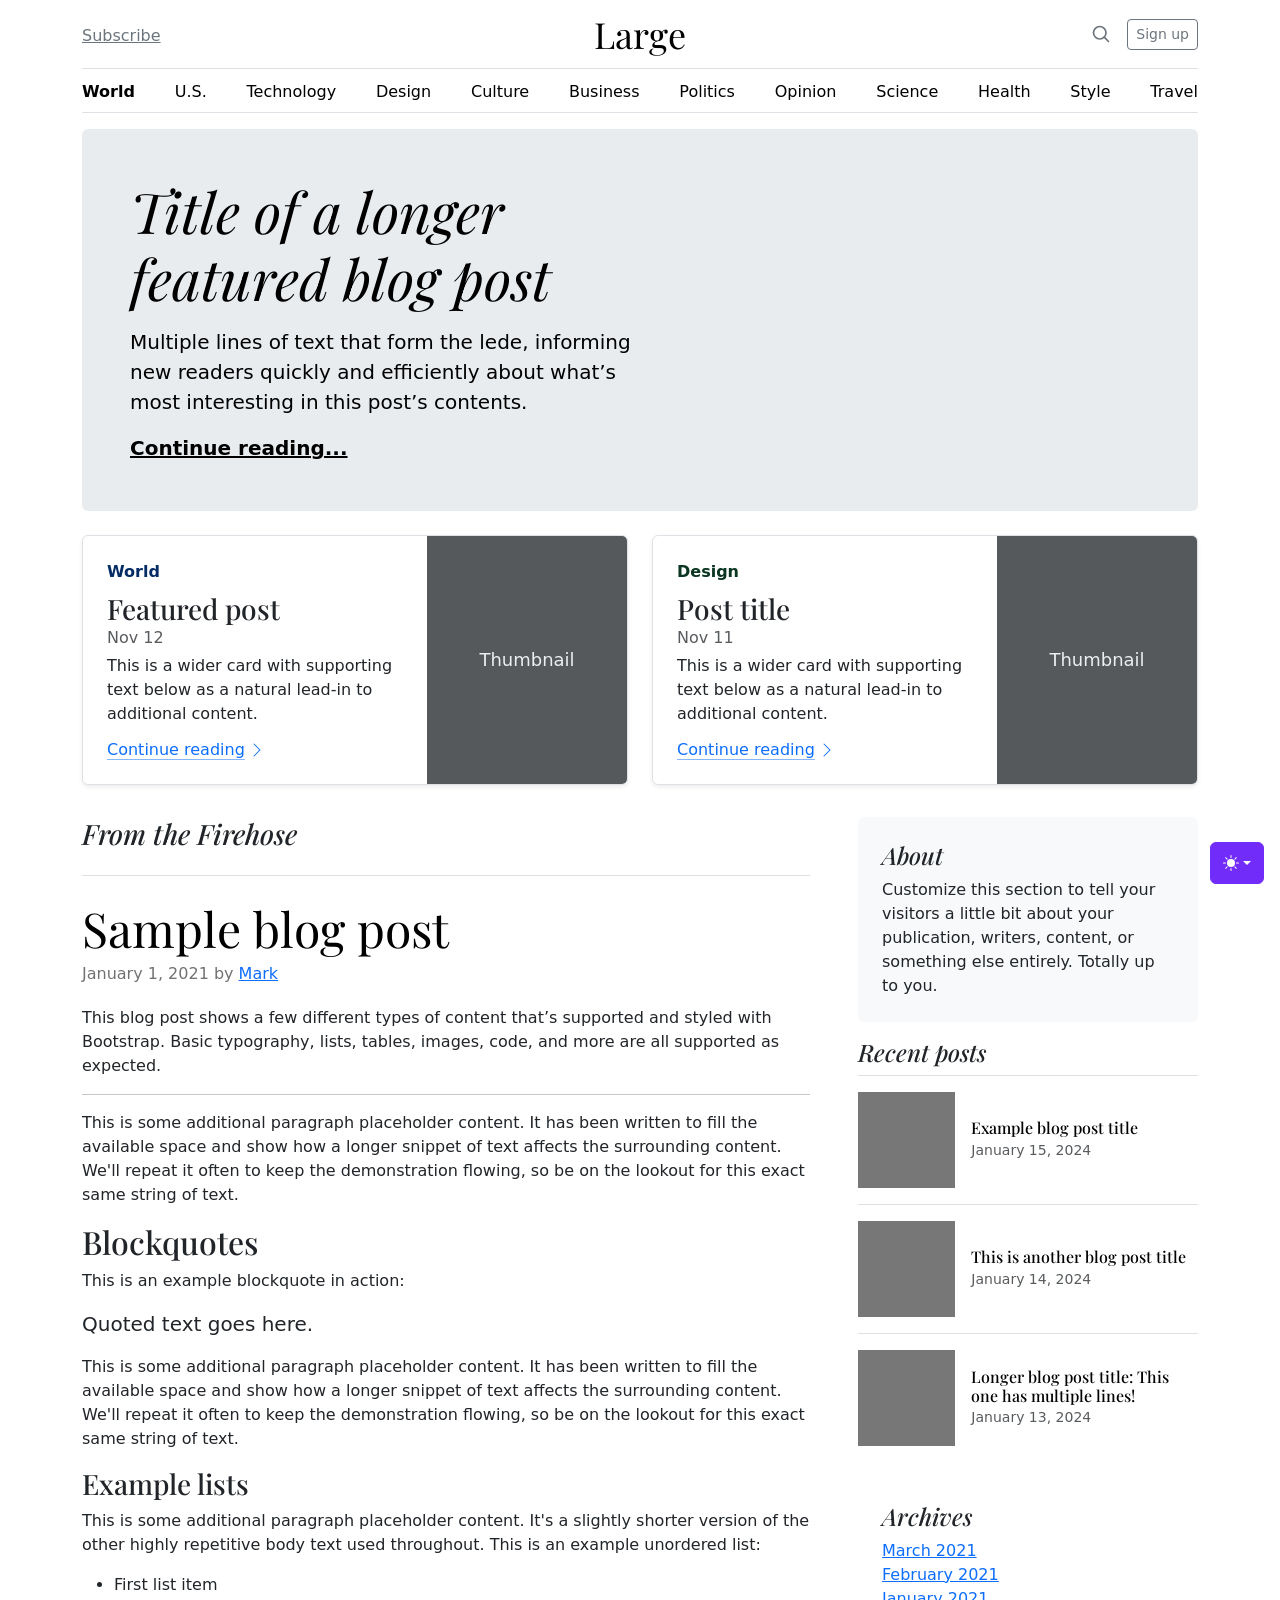
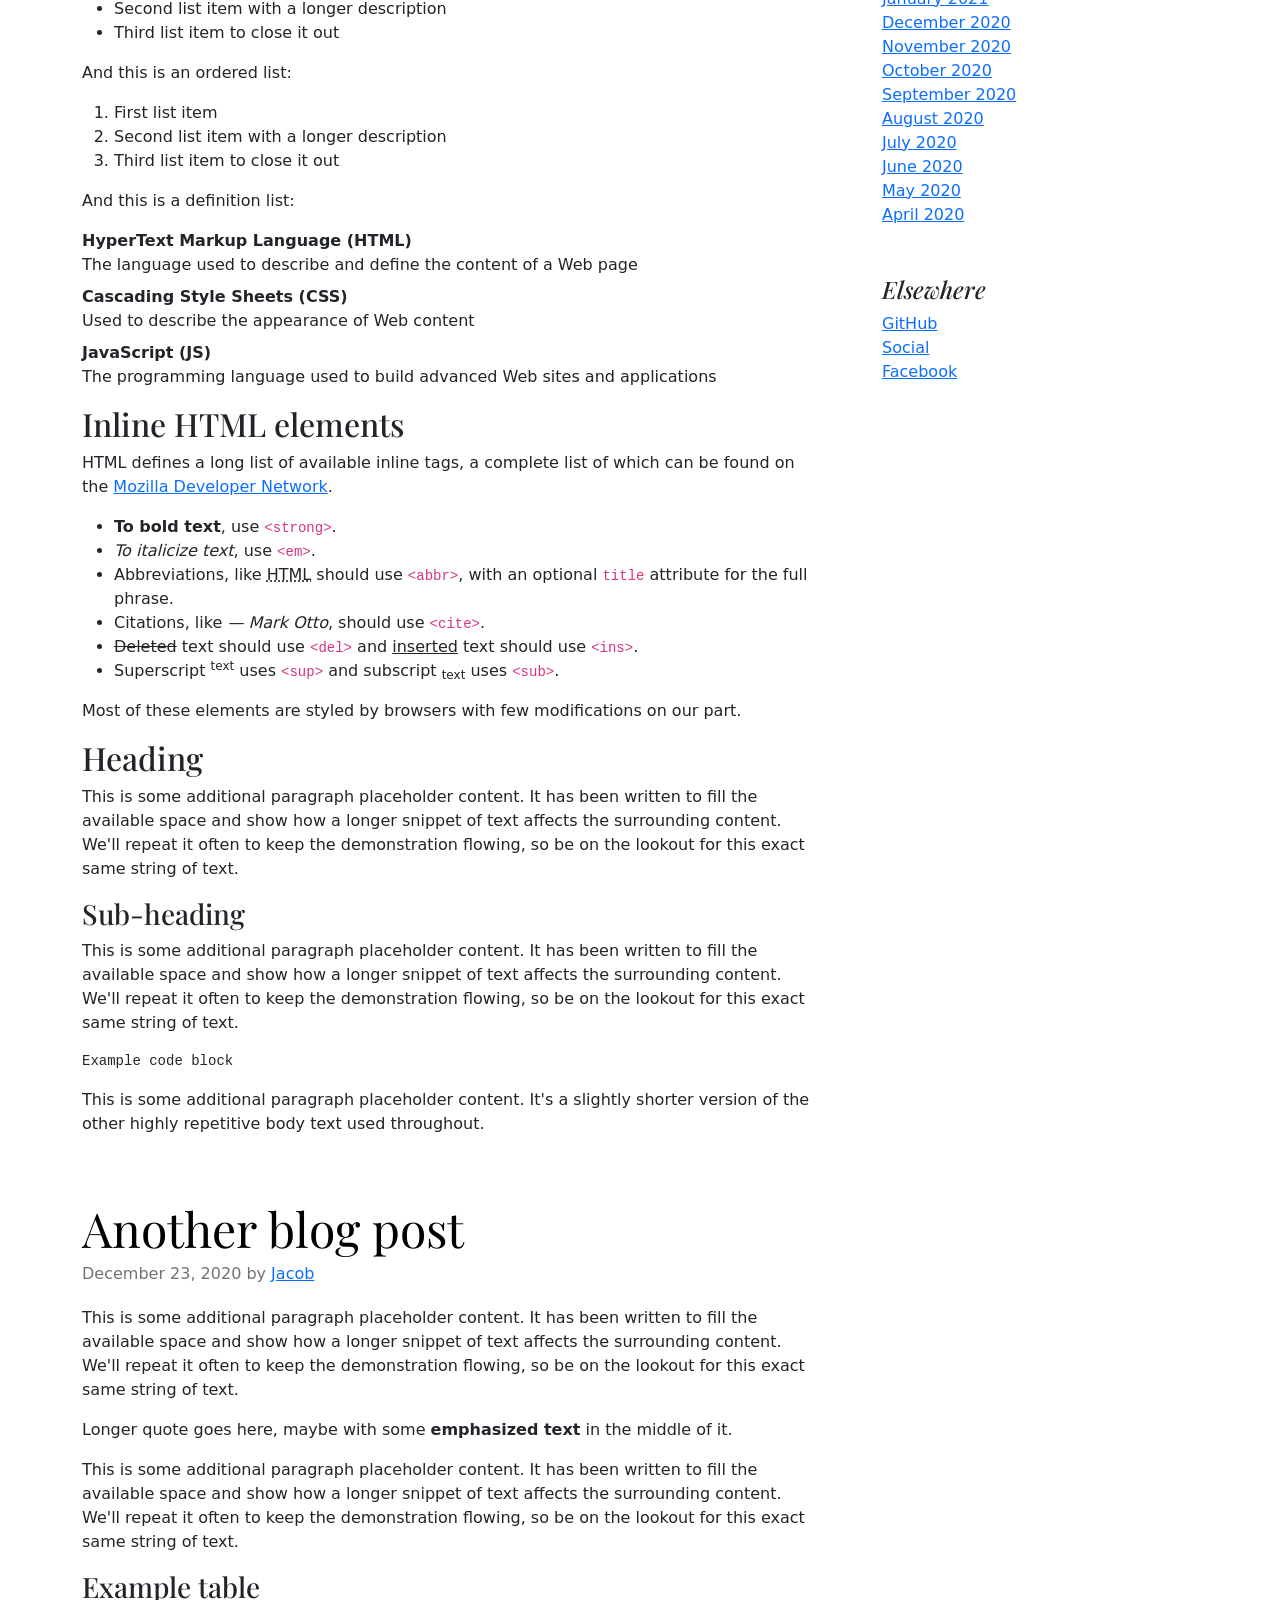
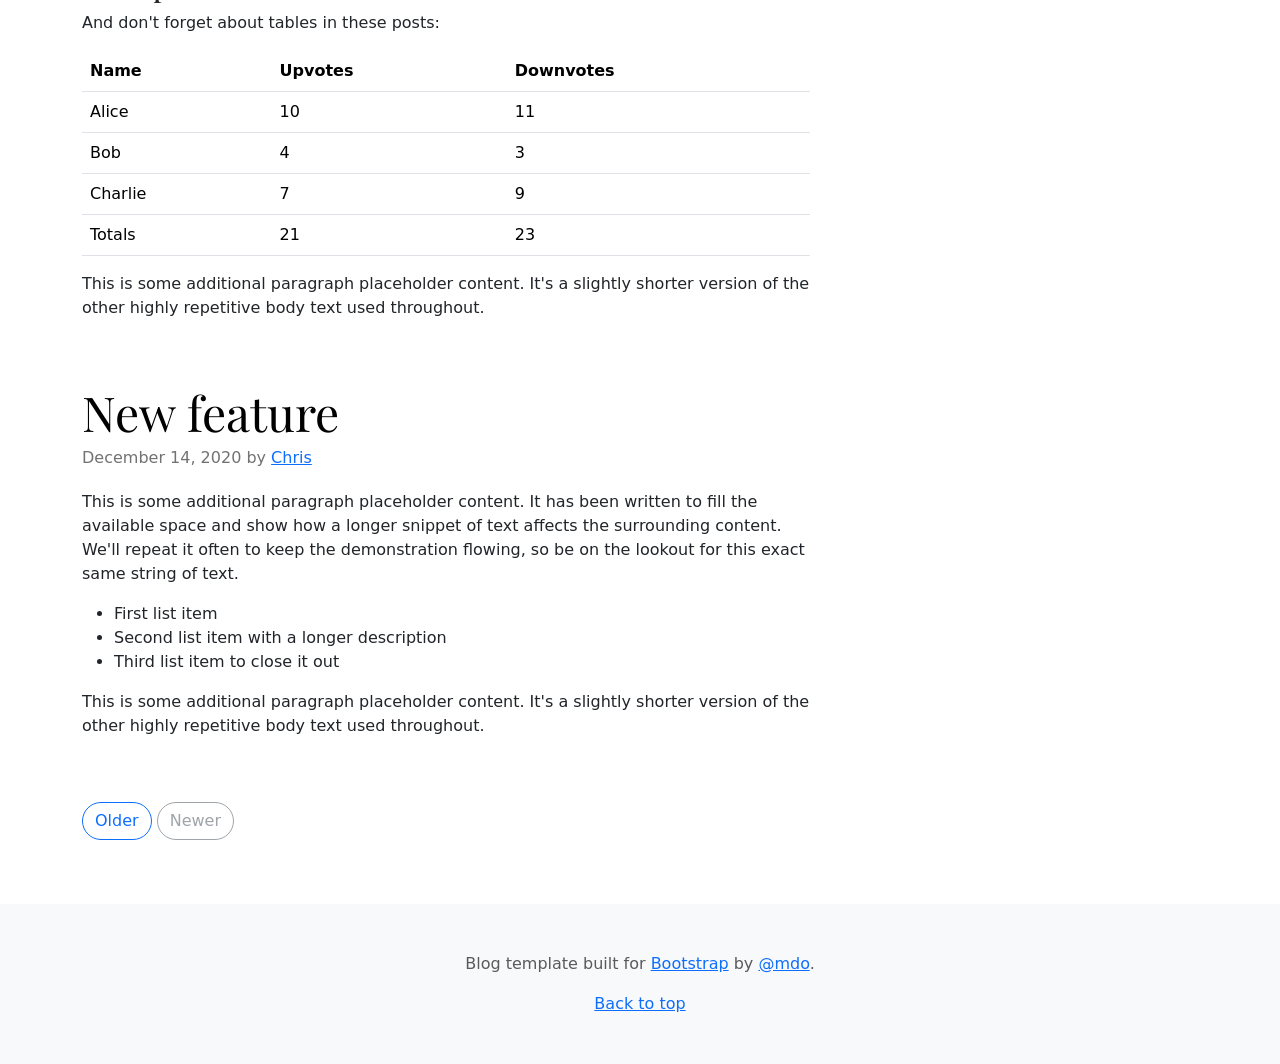
<file: bootstrap-5.3.8-examples/blog/index.html>
<!doctype html>
<html lang="en" data-bs-theme="auto">
  <head>
    <meta charset="utf-8" />
    <meta name="viewport" content="width=device-width, initial-scale=1" />
    <meta name="description" content="" />
    <meta
      name="author"
      content="Mark Otto, Jacob Thornton, and Bootstrap contributors"
    />
    <meta name="generator" content="Astro v5.13.2" />
    <title>Blog Template · Bootstrap v5.3</title>
    <link
      rel="canonical"
      href="https://getbootstrap.com/docs/5.3/examples/blog/"
    />
    <script src="../assets/js/color-modes.js"></script>
    <link href="../assets/dist/css/bootstrap.min.css" rel="stylesheet" />
    <meta name="theme-color" content="#712cf9" />
    <link
      href="https://fonts.googleapis.com/css?family=Playfair+Display:700,900&display=swap"
      rel="stylesheet"
    />
    <link href="blog.css" rel="stylesheet" />
    <style>
      .bd-placeholder-img {
        font-size: 1.125rem;
        text-anchor: middle;
        -webkit-user-select: none;
        -moz-user-select: none;
        user-select: none;
      }
      @media (min-width: 768px) {
        .bd-placeholder-img-lg {
          font-size: 3.5rem;
        }
      }
      .b-example-divider {
        width: 100%;
        height: 3rem;
        background-color: #0000001a;
        border: solid rgba(0, 0, 0, 0.15);
        border-width: 1px 0;
        box-shadow:
          inset 0 0.5em 1.5em #0000001a,
          inset 0 0.125em 0.5em #00000026;
      }
      .b-example-vr {
        flex-shrink: 0;
        width: 1.5rem;
        height: 100vh;
      }
      .bi {
        vertical-align: -0.125em;
        fill: currentColor;
      }
      .nav-scroller {
        position: relative;
        z-index: 2;
        height: 2.75rem;
        overflow-y: hidden;
      }
      .nav-scroller .nav {
        display: flex;
        flex-wrap: nowrap;
        padding-bottom: 1rem;
        margin-top: -1px;
        overflow-x: auto;
        text-align: center;
        white-space: nowrap;
        -webkit-overflow-scrolling: touch;
      }
      .btn-bd-primary {
        --bd-violet-bg: #712cf9;
        --bd-violet-rgb: 112.520718, 44.062154, 249.437846;
        --bs-btn-font-weight: 600;
        --bs-btn-color: var(--bs-white);
        --bs-btn-bg: var(--bd-violet-bg);
        --bs-btn-border-color: var(--bd-violet-bg);
        --bs-btn-hover-color: var(--bs-white);
        --bs-btn-hover-bg: #6528e0;
        --bs-btn-hover-border-color: #6528e0;
        --bs-btn-focus-shadow-rgb: var(--bd-violet-rgb);
        --bs-btn-active-color: var(--bs-btn-hover-color);
        --bs-btn-active-bg: #5a23c8;
        --bs-btn-active-border-color: #5a23c8;
      }
      .bd-mode-toggle {
        z-index: 1500;
      }
      .bd-mode-toggle .bi {
        width: 1em;
        height: 1em;
      }
      .bd-mode-toggle .dropdown-menu .active .bi {
        display: block !important;
      }
    </style>
  </head>
  <body>
    <svg xmlns="http://www.w3.org/2000/svg" class="d-none">
      <symbol id="check2" viewBox="0 0 16 16">
        <path
          d="M13.854 3.646a.5.5 0 0 1 0 .708l-7 7a.5.5 0 0 1-.708 0l-3.5-3.5a.5.5 0 1 1 .708-.708L6.5 10.293l6.646-6.647a.5.5 0 0 1 .708 0z"
        ></path>
      </symbol>
      <symbol id="circle-half" viewBox="0 0 16 16">
        <path
          d="M8 15A7 7 0 1 0 8 1v14zm0 1A8 8 0 1 1 8 0a8 8 0 0 1 0 16z"
        ></path>
      </symbol>
      <symbol id="moon-stars-fill" viewBox="0 0 16 16">
        <path
          d="M6 .278a.768.768 0 0 1 .08.858 7.208 7.208 0 0 0-.878 3.46c0 4.021 3.278 7.277 7.318 7.277.527 0 1.04-.055 1.533-.16a.787.787 0 0 1 .81.316.733.733 0 0 1-.031.893A8.349 8.349 0 0 1 8.344 16C3.734 16 0 12.286 0 7.71 0 4.266 2.114 1.312 5.124.06A.752.752 0 0 1 6 .278z"
        ></path>
        <path
          d="M10.794 3.148a.217.217 0 0 1 .412 0l.387 1.162c.173.518.579.924 1.097 1.097l1.162.387a.217.217 0 0 1 0 .412l-1.162.387a1.734 1.734 0 0 0-1.097 1.097l-.387 1.162a.217.217 0 0 1-.412 0l-.387-1.162A1.734 1.734 0 0 0 9.31 6.593l-1.162-.387a.217.217 0 0 1 0-.412l1.162-.387a1.734 1.734 0 0 0 1.097-1.097l.387-1.162zM13.863.099a.145.145 0 0 1 .274 0l.258.774c.115.346.386.617.732.732l.774.258a.145.145 0 0 1 0 .274l-.774.258a1.156 1.156 0 0 0-.732.732l-.258.774a.145.145 0 0 1-.274 0l-.258-.774a1.156 1.156 0 0 0-.732-.732l-.774-.258a.145.145 0 0 1 0-.274l.774-.258c.346-.115.617-.386.732-.732L13.863.1z"
        ></path>
      </symbol>
      <symbol id="sun-fill" viewBox="0 0 16 16">
        <path
          d="M8 12a4 4 0 1 0 0-8 4 4 0 0 0 0 8zM8 0a.5.5 0 0 1 .5.5v2a.5.5 0 0 1-1 0v-2A.5.5 0 0 1 8 0zm0 13a.5.5 0 0 1 .5.5v2a.5.5 0 0 1-1 0v-2A.5.5 0 0 1 8 13zm8-5a.5.5 0 0 1-.5.5h-2a.5.5 0 0 1 0-1h2a.5.5 0 0 1 .5.5zM3 8a.5.5 0 0 1-.5.5h-2a.5.5 0 0 1 0-1h2A.5.5 0 0 1 3 8zm10.657-5.657a.5.5 0 0 1 0 .707l-1.414 1.415a.5.5 0 1 1-.707-.708l1.414-1.414a.5.5 0 0 1 .707 0zm-9.193 9.193a.5.5 0 0 1 0 .707L3.05 13.657a.5.5 0 0 1-.707-.707l1.414-1.414a.5.5 0 0 1 .707 0zm9.193 2.121a.5.5 0 0 1-.707 0l-1.414-1.414a.5.5 0 0 1 .707-.707l1.414 1.414a.5.5 0 0 1 0 .707zM4.464 4.465a.5.5 0 0 1-.707 0L2.343 3.05a.5.5 0 1 1 .707-.707l1.414 1.414a.5.5 0 0 1 0 .708z"
        ></path>
      </symbol>
    </svg>
    <div
      class="dropdown position-fixed bottom-0 end-0 mb-3 me-3 bd-mode-toggle"
    >
      <button
        class="btn btn-bd-primary py-2 dropdown-toggle d-flex align-items-center"
        id="bd-theme"
        type="button"
        aria-expanded="false"
        data-bs-toggle="dropdown"
        aria-label="Toggle theme (auto)"
      >
        <svg class="bi my-1 theme-icon-active" aria-hidden="true">
          <use href="#circle-half"></use>
        </svg>
        <span class="visually-hidden" id="bd-theme-text">Toggle theme</span>
      </button>
      <ul
        class="dropdown-menu dropdown-menu-end shadow"
        aria-labelledby="bd-theme-text"
      >
        <li>
          <button
            type="button"
            class="dropdown-item d-flex align-items-center"
            data-bs-theme-value="light"
            aria-pressed="false"
          >
            <svg class="bi me-2 opacity-50" aria-hidden="true">
              <use href="#sun-fill"></use>
            </svg>
            Light
            <svg class="bi ms-auto d-none" aria-hidden="true">
              <use href="#check2"></use>
            </svg>
          </button>
        </li>
        <li>
          <button
            type="button"
            class="dropdown-item d-flex align-items-center"
            data-bs-theme-value="dark"
            aria-pressed="false"
          >
            <svg class="bi me-2 opacity-50" aria-hidden="true">
              <use href="#moon-stars-fill"></use>
            </svg>
            Dark
            <svg class="bi ms-auto d-none" aria-hidden="true">
              <use href="#check2"></use>
            </svg>
          </button>
        </li>
        <li>
          <button
            type="button"
            class="dropdown-item d-flex align-items-center active"
            data-bs-theme-value="auto"
            aria-pressed="true"
          >
            <svg class="bi me-2 opacity-50" aria-hidden="true">
              <use href="#circle-half"></use>
            </svg>
            Auto
            <svg class="bi ms-auto d-none" aria-hidden="true">
              <use href="#check2"></use>
            </svg>
          </button>
        </li>
      </ul>
    </div>
    <svg xmlns="http://www.w3.org/2000/svg" class="d-none">
      <symbol
        id="aperture"
        fill="none"
        stroke="currentColor"
        stroke-linecap="round"
        stroke-linejoin="round"
        stroke-width="2"
        viewBox="0 0 24 24"
      >
        <circle cx="12" cy="12" r="10"></circle>
        <path
          d="M14.31 8l5.74 9.94M9.69 8h11.48M7.38 12l5.74-9.94M9.69 16L3.95 6.06M14.31 16H2.83m13.79-4l-5.74 9.94"
        ></path>
      </symbol>
      <symbol id="cart" viewBox="0 0 16 16">
        <path
          d="M0 1.5A.5.5 0 0 1 .5 1H2a.5.5 0 0 1 .485.379L2.89 3H14.5a.5.5 0 0 1 .49.598l-1 5a.5.5 0 0 1-.465.401l-9.397.472L4.415 11H13a.5.5 0 0 1 0 1H4a.5.5 0 0 1-.491-.408L2.01 3.607 1.61 2H.5a.5.5 0 0 1-.5-.5zM3.102 4l.84 4.479 9.144-.459L13.89 4H3.102zM5 12a2 2 0 1 0 0 4 2 2 0 0 0 0-4zm7 0a2 2 0 1 0 0 4 2 2 0 0 0 0-4zm-7 1a1 1 0 1 1 0 2 1 1 0 0 1 0-2zm7 0a1 1 0 1 1 0 2 1 1 0 0 1 0-2z"
        ></path>
      </symbol>
      <symbol id="chevron-right" viewBox="0 0 16 16">
        <path
          fill-rule="evenodd"
          d="M4.646 1.646a.5.5 0 0 1 .708 0l6 6a.5.5 0 0 1 0 .708l-6 6a.5.5 0 0 1-.708-.708L10.293 8 4.646 2.354a.5.5 0 0 1 0-.708z"
        ></path>
      </symbol>
    </svg>
    <div class="container">
      <header class="border-bottom lh-1 py-3">
        <div class="row flex-nowrap justify-content-between align-items-center">
          <div class="col-4 pt-1">
            <a class="link-secondary" href="#">Subscribe</a>
          </div>
          <div class="col-4 text-center">
            <a
              class="blog-header-logo text-body-emphasis text-decoration-none"
              href="#"
              >Large</a
            >
          </div>
          <div class="col-4 d-flex justify-content-end align-items-center">
            <a class="link-secondary" href="#" aria-label="Search">
              <svg
                xmlns="http://www.w3.org/2000/svg"
                width="20"
                height="20"
                fill="none"
                stroke="currentColor"
                stroke-linecap="round"
                stroke-linejoin="round"
                stroke-width="2"
                class="mx-3"
                role="img"
                viewBox="0 0 24 24"
              >
                <title>Search</title>
                <circle cx="10.5" cy="10.5" r="7.5"></circle>
                <path d="M21 21l-5.2-5.2"></path>
              </svg>
            </a>
            <a class="btn btn-sm btn-outline-secondary" href="#">Sign up</a>
          </div>
        </div>
      </header>
      <div class="nav-scroller py-1 mb-3 border-bottom">
        <nav class="nav nav-underline justify-content-between">
          <a class="nav-item nav-link link-body-emphasis active" href="#"
            >World</a
          >
          <a class="nav-item nav-link link-body-emphasis" href="#">U.S.</a>
          <a class="nav-item nav-link link-body-emphasis" href="#"
            >Technology</a
          >
          <a class="nav-item nav-link link-body-emphasis" href="#">Design</a>
          <a class="nav-item nav-link link-body-emphasis" href="#">Culture</a>
          <a class="nav-item nav-link link-body-emphasis" href="#">Business</a>
          <a class="nav-item nav-link link-body-emphasis" href="#">Politics</a>
          <a class="nav-item nav-link link-body-emphasis" href="#">Opinion</a>
          <a class="nav-item nav-link link-body-emphasis" href="#">Science</a>
          <a class="nav-item nav-link link-body-emphasis" href="#">Health</a>
          <a class="nav-item nav-link link-body-emphasis" href="#">Style</a>
          <a class="nav-item nav-link link-body-emphasis" href="#">Travel</a>
        </nav>
      </div>
    </div>
    <main class="container">
      <div class="p-4 p-md-5 mb-4 rounded text-body-emphasis bg-body-secondary">
        <div class="col-lg-6 px-0">
          <h1 class="display-4 fst-italic">
            Title of a longer featured blog post
          </h1>
          <p class="lead my-3">
            Multiple lines of text that form the lede, informing new readers
            quickly and efficiently about what’s most interesting in this post’s
            contents.
          </p>
          <p class="lead mb-0">
            <a href="#" class="text-body-emphasis fw-bold"
              >Continue reading...</a
            >
          </p>
        </div>
      </div>
      <div class="row mb-2">
        <div class="col-md-6">
          <div
            class="row g-0 border rounded overflow-hidden flex-md-row mb-4 shadow-sm h-md-250 position-relative"
          >
            <div class="col p-4 d-flex flex-column position-static">
              <strong class="d-inline-block mb-2 text-primary-emphasis"
                >World</strong
              >
              <h3 class="mb-0">Featured post</h3>
              <div class="mb-1 text-body-secondary">Nov 12</div>
              <p class="card-text mb-auto">
                This is a wider card with supporting text below as a natural
                lead-in to additional content.
              </p>
              <a
                href="#"
                class="icon-link gap-1 icon-link-hover stretched-link"
              >
                Continue reading
                <svg class="bi" aria-hidden="true">
                  <use xlink:href="#chevron-right"></use>
                </svg>
              </a>
            </div>
            <div class="col-auto d-none d-lg-block">
              <svg
                aria-label="Placeholder: Thumbnail"
                class="bd-placeholder-img"
                height="250"
                preserveAspectRatio="xMidYMid slice"
                role="img"
                width="200"
                xmlns="http://www.w3.org/2000/svg"
              >
                <title>Placeholder</title>
                <rect width="100%" height="100%" fill="#55595c"></rect>
                <text x="50%" y="50%" fill="#eceeef" dy=".3em">Thumbnail</text>
              </svg>
            </div>
          </div>
        </div>
        <div class="col-md-6">
          <div
            class="row g-0 border rounded overflow-hidden flex-md-row mb-4 shadow-sm h-md-250 position-relative"
          >
            <div class="col p-4 d-flex flex-column position-static">
              <strong class="d-inline-block mb-2 text-success-emphasis"
                >Design</strong
              >
              <h3 class="mb-0">Post title</h3>
              <div class="mb-1 text-body-secondary">Nov 11</div>
              <p class="mb-auto">
                This is a wider card with supporting text below as a natural
                lead-in to additional content.
              </p>
              <a
                href="#"
                class="icon-link gap-1 icon-link-hover stretched-link"
              >
                Continue reading
                <svg class="bi" aria-hidden="true">
                  <use xlink:href="#chevron-right"></use>
                </svg>
              </a>
            </div>
            <div class="col-auto d-none d-lg-block">
              <svg
                aria-label="Placeholder: Thumbnail"
                class="bd-placeholder-img"
                height="250"
                preserveAspectRatio="xMidYMid slice"
                role="img"
                width="200"
                xmlns="http://www.w3.org/2000/svg"
              >
                <title>Placeholder</title>
                <rect width="100%" height="100%" fill="#55595c"></rect>
                <text x="50%" y="50%" fill="#eceeef" dy=".3em">Thumbnail</text>
              </svg>
            </div>
          </div>
        </div>
      </div>
      <div class="row g-5">
        <div class="col-md-8">
          <h3 class="pb-4 mb-4 fst-italic border-bottom">From the Firehose</h3>
          <article class="blog-post">
            <h2 class="display-5 link-body-emphasis mb-1">Sample blog post</h2>
            <p class="blog-post-meta">
              January 1, 2021 by <a href="#">Mark</a>
            </p>
            <p>
              This blog post shows a few different types of content that’s
              supported and styled with Bootstrap. Basic typography, lists,
              tables, images, code, and more are all supported as expected.
            </p>
            <hr />
            <p>
              This is some additional paragraph placeholder content. It has been
              written to fill the available space and show how a longer snippet
              of text affects the surrounding content. We'll repeat it often to
              keep the demonstration flowing, so be on the lookout for this
              exact same string of text.
            </p>
            <h2>Blockquotes</h2>
            <p>This is an example blockquote in action:</p>
            <blockquote class="blockquote">
              <p>Quoted text goes here.</p>
            </blockquote>
            <p>
              This is some additional paragraph placeholder content. It has been
              written to fill the available space and show how a longer snippet
              of text affects the surrounding content. We'll repeat it often to
              keep the demonstration flowing, so be on the lookout for this
              exact same string of text.
            </p>
            <h3>Example lists</h3>
            <p>
              This is some additional paragraph placeholder content. It's a
              slightly shorter version of the other highly repetitive body text
              used throughout. This is an example unordered list:
            </p>
            <ul>
              <li>First list item</li>
              <li>Second list item with a longer description</li>
              <li>Third list item to close it out</li>
            </ul>
            <p>And this is an ordered list:</p>
            <ol>
              <li>First list item</li>
              <li>Second list item with a longer description</li>
              <li>Third list item to close it out</li>
            </ol>
            <p>And this is a definition list:</p>
            <dl>
              <dt>HyperText Markup Language (HTML)</dt>
              <dd>
                The language used to describe and define the content of a Web
                page
              </dd>
              <dt>Cascading Style Sheets (CSS)</dt>
              <dd>Used to describe the appearance of Web content</dd>
              <dt>JavaScript (JS)</dt>
              <dd>
                The programming language used to build advanced Web sites and
                applications
              </dd>
            </dl>
            <h2>Inline HTML elements</h2>
            <p>
              HTML defines a long list of available inline tags, a complete list
              of which can be found on the
              <a
                href="https://developer.mozilla.org/en-US/docs/Web/HTML/Element"
                >Mozilla Developer Network</a
              >.
            </p>
            <ul>
              <li>
                <strong>To bold text</strong>, use
                <code class="language-plaintext highlighter-rouge"
                  >&lt;strong&gt;</code
                >.
              </li>
              <li>
                <em>To italicize text</em>, use
                <code class="language-plaintext highlighter-rouge"
                  >&lt;em&gt;</code
                >.
              </li>
              <li>
                Abbreviations, like
                <abbr title="HyperText Markup Language">HTML</abbr> should use
                <code class="language-plaintext highlighter-rouge"
                  >&lt;abbr&gt;</code
                >, with an optional
                <code class="language-plaintext highlighter-rouge">title</code>
                attribute for the full phrase.
              </li>
              <li>
                Citations, like <cite>— Mark Otto</cite>, should use
                <code class="language-plaintext highlighter-rouge"
                  >&lt;cite&gt;</code
                >.
              </li>
              <li>
                <del>Deleted</del> text should use
                <code class="language-plaintext highlighter-rouge"
                  >&lt;del&gt;</code
                >
                and <ins>inserted</ins> text should use
                <code class="language-plaintext highlighter-rouge"
                  >&lt;ins&gt;</code
                >.
              </li>
              <li>
                Superscript <sup>text</sup> uses
                <code class="language-plaintext highlighter-rouge"
                  >&lt;sup&gt;</code
                >
                and subscript <sub>text</sub> uses
                <code class="language-plaintext highlighter-rouge"
                  >&lt;sub&gt;</code
                >.
              </li>
            </ul>
            <p>
              Most of these elements are styled by browsers with few
              modifications on our part.
            </p>
            <h2>Heading</h2>
            <p>
              This is some additional paragraph placeholder content. It has been
              written to fill the available space and show how a longer snippet
              of text affects the surrounding content. We'll repeat it often to
              keep the demonstration flowing, so be on the lookout for this
              exact same string of text.
            </p>
            <h3>Sub-heading</h3>
            <p>
              This is some additional paragraph placeholder content. It has been
              written to fill the available space and show how a longer snippet
              of text affects the surrounding content. We'll repeat it often to
              keep the demonstration flowing, so be on the lookout for this
              exact same string of text.
            </p>
            <pre><code>Example code block</code></pre>
            <p>
              This is some additional paragraph placeholder content. It's a
              slightly shorter version of the other highly repetitive body text
              used throughout.
            </p>
          </article>
          <article class="blog-post">
            <h2 class="display-5 link-body-emphasis mb-1">Another blog post</h2>
            <p class="blog-post-meta">
              December 23, 2020 by <a href="#">Jacob</a>
            </p>
            <p>
              This is some additional paragraph placeholder content. It has been
              written to fill the available space and show how a longer snippet
              of text affects the surrounding content. We'll repeat it often to
              keep the demonstration flowing, so be on the lookout for this
              exact same string of text.
            </p>
            <blockquote>
              <p>
                Longer quote goes here, maybe with some
                <strong>emphasized text</strong> in the middle of it.
              </p>
            </blockquote>
            <p>
              This is some additional paragraph placeholder content. It has been
              written to fill the available space and show how a longer snippet
              of text affects the surrounding content. We'll repeat it often to
              keep the demonstration flowing, so be on the lookout for this
              exact same string of text.
            </p>
            <h3>Example table</h3>
            <p>And don't forget about tables in these posts:</p>
            <table class="table">
              <thead>
                <tr>
                  <th>Name</th>
                  <th>Upvotes</th>
                  <th>Downvotes</th>
                </tr>
              </thead>
              <tbody>
                <tr>
                  <td>Alice</td>
                  <td>10</td>
                  <td>11</td>
                </tr>
                <tr>
                  <td>Bob</td>
                  <td>4</td>
                  <td>3</td>
                </tr>
                <tr>
                  <td>Charlie</td>
                  <td>7</td>
                  <td>9</td>
                </tr>
              </tbody>
              <tfoot>
                <tr>
                  <td>Totals</td>
                  <td>21</td>
                  <td>23</td>
                </tr>
              </tfoot>
            </table>
            <p>
              This is some additional paragraph placeholder content. It's a
              slightly shorter version of the other highly repetitive body text
              used throughout.
            </p>
          </article>
          <article class="blog-post">
            <h2 class="display-5 link-body-emphasis mb-1">New feature</h2>
            <p class="blog-post-meta">
              December 14, 2020 by <a href="#">Chris</a>
            </p>
            <p>
              This is some additional paragraph placeholder content. It has been
              written to fill the available space and show how a longer snippet
              of text affects the surrounding content. We'll repeat it often to
              keep the demonstration flowing, so be on the lookout for this
              exact same string of text.
            </p>
            <ul>
              <li>First list item</li>
              <li>Second list item with a longer description</li>
              <li>Third list item to close it out</li>
            </ul>
            <p>
              This is some additional paragraph placeholder content. It's a
              slightly shorter version of the other highly repetitive body text
              used throughout.
            </p>
          </article>
          <nav class="blog-pagination" aria-label="Pagination">
            <a class="btn btn-outline-primary rounded-pill" href="#">Older</a>
            <a
              class="btn btn-outline-secondary rounded-pill disabled"
              aria-disabled="true"
              >Newer</a
            >
          </nav>
        </div>
        <div class="col-md-4">
          <div class="position-sticky" style="top: 2rem">
            <div class="p-4 mb-3 bg-body-tertiary rounded">
              <h4 class="fst-italic">About</h4>
              <p class="mb-0">
                Customize this section to tell your visitors a little bit about
                your publication, writers, content, or something else entirely.
                Totally up to you.
              </p>
            </div>
            <div>
              <h4 class="fst-italic">Recent posts</h4>
              <ul class="list-unstyled">
                <li>
                  <a
                    class="d-flex flex-column flex-lg-row gap-3 align-items-start align-items-lg-center py-3 link-body-emphasis text-decoration-none border-top"
                    href="#"
                  >
                    <svg
                      aria-hidden="true"
                      class="bd-placeholder-img"
                      height="96"
                      preserveAspectRatio="xMidYMid slice"
                      width="100%"
                      xmlns="http://www.w3.org/2000/svg"
                    >
                      <rect width="100%" height="100%" fill="#777"></rect>
                    </svg>
                    <div class="col-lg-8">
                      <h6 class="mb-0">Example blog post title</h6>
                      <small class="text-body-secondary"
                        >January 15, 2024</small
                      >
                    </div>
                  </a>
                </li>
                <li>
                  <a
                    class="d-flex flex-column flex-lg-row gap-3 align-items-start align-items-lg-center py-3 link-body-emphasis text-decoration-none border-top"
                    href="#"
                  >
                    <svg
                      aria-hidden="true"
                      class="bd-placeholder-img"
                      height="96"
                      preserveAspectRatio="xMidYMid slice"
                      width="100%"
                      xmlns="http://www.w3.org/2000/svg"
                    >
                      <rect width="100%" height="100%" fill="#777"></rect>
                    </svg>
                    <div class="col-lg-8">
                      <h6 class="mb-0">This is another blog post title</h6>
                      <small class="text-body-secondary"
                        >January 14, 2024</small
                      >
                    </div>
                  </a>
                </li>
                <li>
                  <a
                    class="d-flex flex-column flex-lg-row gap-3 align-items-start align-items-lg-center py-3 link-body-emphasis text-decoration-none border-top"
                    href="#"
                  >
                    <svg
                      aria-hidden="true"
                      class="bd-placeholder-img"
                      height="96"
                      preserveAspectRatio="xMidYMid slice"
                      width="100%"
                      xmlns="http://www.w3.org/2000/svg"
                    >
                      <rect width="100%" height="100%" fill="#777"></rect>
                    </svg>
                    <div class="col-lg-8">
                      <h6 class="mb-0">
                        Longer blog post title: This one has multiple lines!
                      </h6>
                      <small class="text-body-secondary"
                        >January 13, 2024</small
                      >
                    </div>
                  </a>
                </li>
              </ul>
            </div>
            <div class="p-4">
              <h4 class="fst-italic">Archives</h4>
              <ol class="list-unstyled mb-0">
                <li><a href="#">March 2021</a></li>
                <li><a href="#">February 2021</a></li>
                <li><a href="#">January 2021</a></li>
                <li><a href="#">December 2020</a></li>
                <li><a href="#">November 2020</a></li>
                <li><a href="#">October 2020</a></li>
                <li><a href="#">September 2020</a></li>
                <li><a href="#">August 2020</a></li>
                <li><a href="#">July 2020</a></li>
                <li><a href="#">June 2020</a></li>
                <li><a href="#">May 2020</a></li>
                <li><a href="#">April 2020</a></li>
              </ol>
            </div>
            <div class="p-4">
              <h4 class="fst-italic">Elsewhere</h4>
              <ol class="list-unstyled">
                <li><a href="#">GitHub</a></li>
                <li><a href="#">Social</a></li>
                <li><a href="#">Facebook</a></li>
              </ol>
            </div>
          </div>
        </div>
      </div>
    </main>
    <footer class="py-5 text-center text-body-secondary bg-body-tertiary">
      <p>
        Blog template built for
        <a href="https://getbootstrap.com/">Bootstrap</a> by
        <a href="https://x.com/mdo">@mdo</a>.
      </p>
      <p class="mb-0"><a href="#">Back to top</a></p>
    </footer>
    <script
      src="../assets/dist/js/bootstrap.bundle.min.js"
      class="astro-vvvwv3sm"
    ></script>
  </body>
</html>
</file>
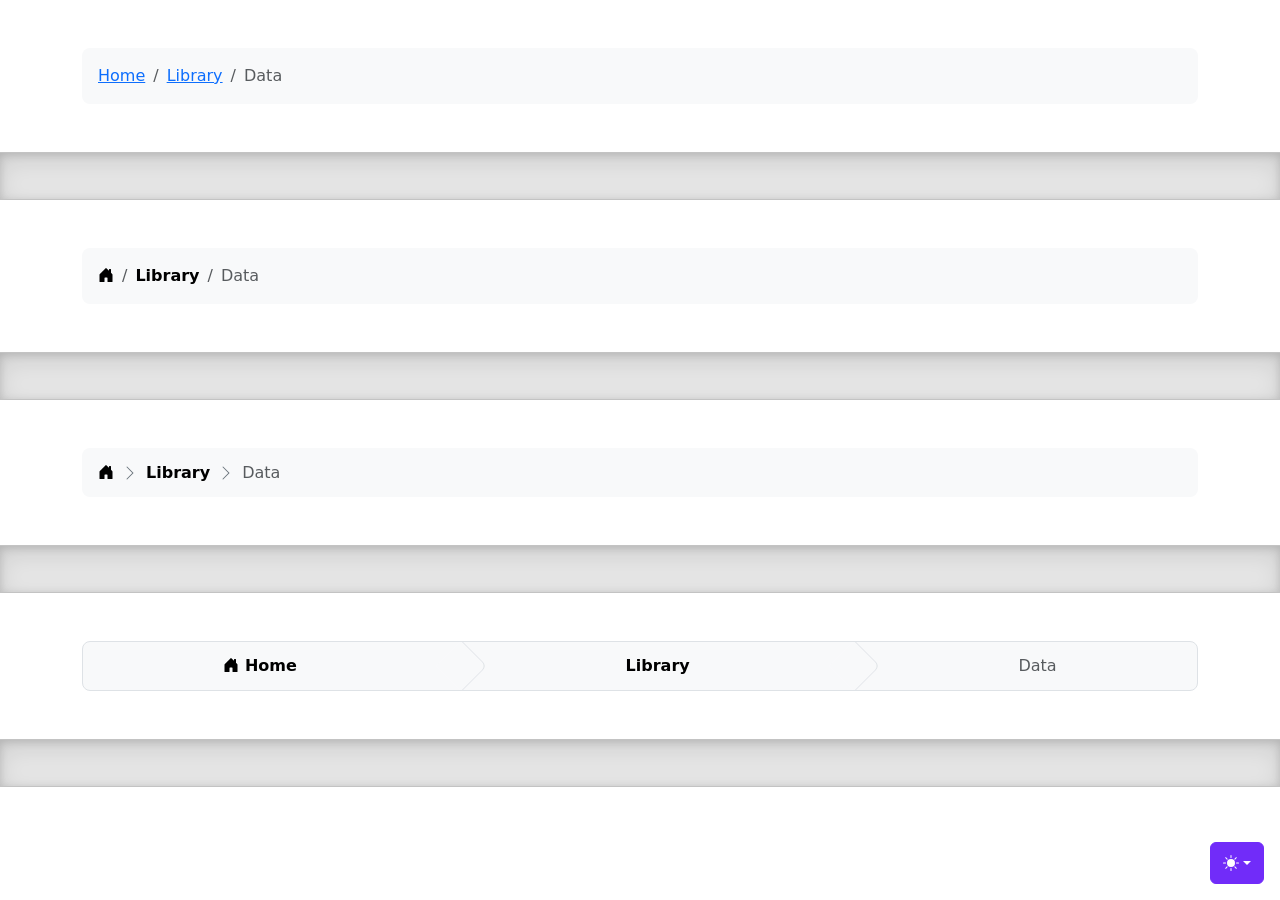
<file: bootstrap-5.3.8-examples/breadcrumbs/index.html>
<!doctype html>
<html lang="en" data-bs-theme="auto">
  <head>
    <meta charset="utf-8" />
    <meta name="viewport" content="width=device-width, initial-scale=1" />
    <meta name="description" content="" />
    <meta
      name="author"
      content="Mark Otto, Jacob Thornton, and Bootstrap contributors"
    />
    <meta name="generator" content="Astro v5.13.2" />
    <title>Breadcrumbs · Bootstrap v5.3</title>
    <link
      rel="canonical"
      href="https://getbootstrap.com/docs/5.3/examples/breadcrumbs/"
    />
    <script src="../assets/js/color-modes.js"></script>
    <link href="../assets/dist/css/bootstrap.min.css" rel="stylesheet" />
    <meta name="theme-color" content="#712cf9" />
    <link href="breadcrumbs.css" rel="stylesheet" />
    <style>
      .bd-placeholder-img {
        font-size: 1.125rem;
        text-anchor: middle;
        -webkit-user-select: none;
        -moz-user-select: none;
        user-select: none;
      }
      @media (min-width: 768px) {
        .bd-placeholder-img-lg {
          font-size: 3.5rem;
        }
      }
      .b-example-divider {
        width: 100%;
        height: 3rem;
        background-color: #0000001a;
        border: solid rgba(0, 0, 0, 0.15);
        border-width: 1px 0;
        box-shadow:
          inset 0 0.5em 1.5em #0000001a,
          inset 0 0.125em 0.5em #00000026;
      }
      .b-example-vr {
        flex-shrink: 0;
        width: 1.5rem;
        height: 100vh;
      }
      .bi {
        vertical-align: -0.125em;
        fill: currentColor;
      }
      .nav-scroller {
        position: relative;
        z-index: 2;
        height: 2.75rem;
        overflow-y: hidden;
      }
      .nav-scroller .nav {
        display: flex;
        flex-wrap: nowrap;
        padding-bottom: 1rem;
        margin-top: -1px;
        overflow-x: auto;
        text-align: center;
        white-space: nowrap;
        -webkit-overflow-scrolling: touch;
      }
      .btn-bd-primary {
        --bd-violet-bg: #712cf9;
        --bd-violet-rgb: 112.520718, 44.062154, 249.437846;
        --bs-btn-font-weight: 600;
        --bs-btn-color: var(--bs-white);
        --bs-btn-bg: var(--bd-violet-bg);
        --bs-btn-border-color: var(--bd-violet-bg);
        --bs-btn-hover-color: var(--bs-white);
        --bs-btn-hover-bg: #6528e0;
        --bs-btn-hover-border-color: #6528e0;
        --bs-btn-focus-shadow-rgb: var(--bd-violet-rgb);
        --bs-btn-active-color: var(--bs-btn-hover-color);
        --bs-btn-active-bg: #5a23c8;
        --bs-btn-active-border-color: #5a23c8;
      }
      .bd-mode-toggle {
        z-index: 1500;
      }
      .bd-mode-toggle .bi {
        width: 1em;
        height: 1em;
      }
      .bd-mode-toggle .dropdown-menu .active .bi {
        display: block !important;
      }
    </style>
  </head>
  <body>
    <svg xmlns="http://www.w3.org/2000/svg" class="d-none">
      <symbol id="check2" viewBox="0 0 16 16">
        <path
          d="M13.854 3.646a.5.5 0 0 1 0 .708l-7 7a.5.5 0 0 1-.708 0l-3.5-3.5a.5.5 0 1 1 .708-.708L6.5 10.293l6.646-6.647a.5.5 0 0 1 .708 0z"
        ></path>
      </symbol>
      <symbol id="circle-half" viewBox="0 0 16 16">
        <path
          d="M8 15A7 7 0 1 0 8 1v14zm0 1A8 8 0 1 1 8 0a8 8 0 0 1 0 16z"
        ></path>
      </symbol>
      <symbol id="moon-stars-fill" viewBox="0 0 16 16">
        <path
          d="M6 .278a.768.768 0 0 1 .08.858 7.208 7.208 0 0 0-.878 3.46c0 4.021 3.278 7.277 7.318 7.277.527 0 1.04-.055 1.533-.16a.787.787 0 0 1 .81.316.733.733 0 0 1-.031.893A8.349 8.349 0 0 1 8.344 16C3.734 16 0 12.286 0 7.71 0 4.266 2.114 1.312 5.124.06A.752.752 0 0 1 6 .278z"
        ></path>
        <path
          d="M10.794 3.148a.217.217 0 0 1 .412 0l.387 1.162c.173.518.579.924 1.097 1.097l1.162.387a.217.217 0 0 1 0 .412l-1.162.387a1.734 1.734 0 0 0-1.097 1.097l-.387 1.162a.217.217 0 0 1-.412 0l-.387-1.162A1.734 1.734 0 0 0 9.31 6.593l-1.162-.387a.217.217 0 0 1 0-.412l1.162-.387a1.734 1.734 0 0 0 1.097-1.097l.387-1.162zM13.863.099a.145.145 0 0 1 .274 0l.258.774c.115.346.386.617.732.732l.774.258a.145.145 0 0 1 0 .274l-.774.258a1.156 1.156 0 0 0-.732.732l-.258.774a.145.145 0 0 1-.274 0l-.258-.774a1.156 1.156 0 0 0-.732-.732l-.774-.258a.145.145 0 0 1 0-.274l.774-.258c.346-.115.617-.386.732-.732L13.863.1z"
        ></path>
      </symbol>
      <symbol id="sun-fill" viewBox="0 0 16 16">
        <path
          d="M8 12a4 4 0 1 0 0-8 4 4 0 0 0 0 8zM8 0a.5.5 0 0 1 .5.5v2a.5.5 0 0 1-1 0v-2A.5.5 0 0 1 8 0zm0 13a.5.5 0 0 1 .5.5v2a.5.5 0 0 1-1 0v-2A.5.5 0 0 1 8 13zm8-5a.5.5 0 0 1-.5.5h-2a.5.5 0 0 1 0-1h2a.5.5 0 0 1 .5.5zM3 8a.5.5 0 0 1-.5.5h-2a.5.5 0 0 1 0-1h2A.5.5 0 0 1 3 8zm10.657-5.657a.5.5 0 0 1 0 .707l-1.414 1.415a.5.5 0 1 1-.707-.708l1.414-1.414a.5.5 0 0 1 .707 0zm-9.193 9.193a.5.5 0 0 1 0 .707L3.05 13.657a.5.5 0 0 1-.707-.707l1.414-1.414a.5.5 0 0 1 .707 0zm9.193 2.121a.5.5 0 0 1-.707 0l-1.414-1.414a.5.5 0 0 1 .707-.707l1.414 1.414a.5.5 0 0 1 0 .707zM4.464 4.465a.5.5 0 0 1-.707 0L2.343 3.05a.5.5 0 1 1 .707-.707l1.414 1.414a.5.5 0 0 1 0 .708z"
        ></path>
      </symbol>
    </svg>
    <div
      class="dropdown position-fixed bottom-0 end-0 mb-3 me-3 bd-mode-toggle"
    >
      <button
        class="btn btn-bd-primary py-2 dropdown-toggle d-flex align-items-center"
        id="bd-theme"
        type="button"
        aria-expanded="false"
        data-bs-toggle="dropdown"
        aria-label="Toggle theme (auto)"
      >
        <svg class="bi my-1 theme-icon-active" aria-hidden="true">
          <use href="#circle-half"></use>
        </svg>
        <span class="visually-hidden" id="bd-theme-text">Toggle theme</span>
      </button>
      <ul
        class="dropdown-menu dropdown-menu-end shadow"
        aria-labelledby="bd-theme-text"
      >
        <li>
          <button
            type="button"
            class="dropdown-item d-flex align-items-center"
            data-bs-theme-value="light"
            aria-pressed="false"
          >
            <svg class="bi me-2 opacity-50" aria-hidden="true">
              <use href="#sun-fill"></use>
            </svg>
            Light
            <svg class="bi ms-auto d-none" aria-hidden="true">
              <use href="#check2"></use>
            </svg>
          </button>
        </li>
        <li>
          <button
            type="button"
            class="dropdown-item d-flex align-items-center"
            data-bs-theme-value="dark"
            aria-pressed="false"
          >
            <svg class="bi me-2 opacity-50" aria-hidden="true">
              <use href="#moon-stars-fill"></use>
            </svg>
            Dark
            <svg class="bi ms-auto d-none" aria-hidden="true">
              <use href="#check2"></use>
            </svg>
          </button>
        </li>
        <li>
          <button
            type="button"
            class="dropdown-item d-flex align-items-center active"
            data-bs-theme-value="auto"
            aria-pressed="true"
          >
            <svg class="bi me-2 opacity-50" aria-hidden="true">
              <use href="#circle-half"></use>
            </svg>
            Auto
            <svg class="bi ms-auto d-none" aria-hidden="true">
              <use href="#check2"></use>
            </svg>
          </button>
        </li>
      </ul>
    </div>
    <svg xmlns="http://www.w3.org/2000/svg" class="d-none">
      <symbol id="house-door-fill" viewBox="0 0 16 16">
        <path
          d="M6.5 14.5v-3.505c0-.245.25-.495.5-.495h2c.25 0 .5.25.5.5v3.5a.5.5 0 0 0 .5.5h4a.5.5 0 0 0 .5-.5v-7a.5.5 0 0 0-.146-.354L13 5.793V2.5a.5.5 0 0 0-.5-.5h-1a.5.5 0 0 0-.5.5v1.293L8.354 1.146a.5.5 0 0 0-.708 0l-6 6A.5.5 0 0 0 1.5 7.5v7a.5.5 0 0 0 .5.5h4a.5.5 0 0 0 .5-.5z"
        ></path>
      </symbol>
    </svg>
    <div class="container my-5">
      <nav aria-label="breadcrumb">
        <ol class="breadcrumb p-3 bg-body-tertiary rounded-3">
          <li class="breadcrumb-item"><a href="#">Home</a></li>
          <li class="breadcrumb-item"><a href="#">Library</a></li>
          <li class="breadcrumb-item active" aria-current="page">Data</li>
        </ol>
      </nav>
    </div>
    <div class="b-example-divider"></div>
    <div class="container my-5">
      <nav aria-label="breadcrumb">
        <ol class="breadcrumb p-3 bg-body-tertiary rounded-3">
          <li class="breadcrumb-item">
            <a class="link-body-emphasis" href="#">
              <svg class="bi" width="16" height="16" aria-hidden="true">
                <use xlink:href="#house-door-fill"></use>
              </svg>
              <span class="visually-hidden">Home</span>
            </a>
          </li>
          <li class="breadcrumb-item">
            <a
              class="link-body-emphasis fw-semibold text-decoration-none"
              href="#"
              >Library</a
            >
          </li>
          <li class="breadcrumb-item active" aria-current="page">Data</li>
        </ol>
      </nav>
    </div>
    <div class="b-example-divider"></div>
    <div class="container my-5">
      <nav aria-label="breadcrumb">
        <ol
          class="breadcrumb breadcrumb-chevron p-3 bg-body-tertiary rounded-3"
        >
          <li class="breadcrumb-item">
            <a class="link-body-emphasis" href="#">
              <svg class="bi" width="16" height="16" aria-hidden="true">
                <use xlink:href="#house-door-fill"></use>
              </svg>
              <span class="visually-hidden">Home</span>
            </a>
          </li>
          <li class="breadcrumb-item">
            <a
              class="link-body-emphasis fw-semibold text-decoration-none"
              href="#"
              >Library</a
            >
          </li>
          <li class="breadcrumb-item active" aria-current="page">Data</li>
        </ol>
      </nav>
    </div>
    <div class="b-example-divider"></div>
    <div class="container my-5">
      <nav aria-label="breadcrumb">
        <ol
          class="breadcrumb breadcrumb-custom overflow-hidden text-center bg-body-tertiary border rounded-3"
        >
          <li class="breadcrumb-item">
            <a
              class="link-body-emphasis fw-semibold text-decoration-none"
              href="#"
            >
              <svg class="bi" width="16" height="16" aria-hidden="true">
                <use xlink:href="#house-door-fill"></use>
              </svg>
              Home
            </a>
          </li>
          <li class="breadcrumb-item">
            <a
              class="link-body-emphasis fw-semibold text-decoration-none"
              href="#"
              >Library</a
            >
          </li>
          <li class="breadcrumb-item active" aria-current="page">Data</li>
        </ol>
      </nav>
    </div>
    <div class="b-example-divider"></div>
    <script
      src="../assets/dist/js/bootstrap.bundle.min.js"
      class="astro-vvvwv3sm"
    ></script>
  </body>
</html>
</file>
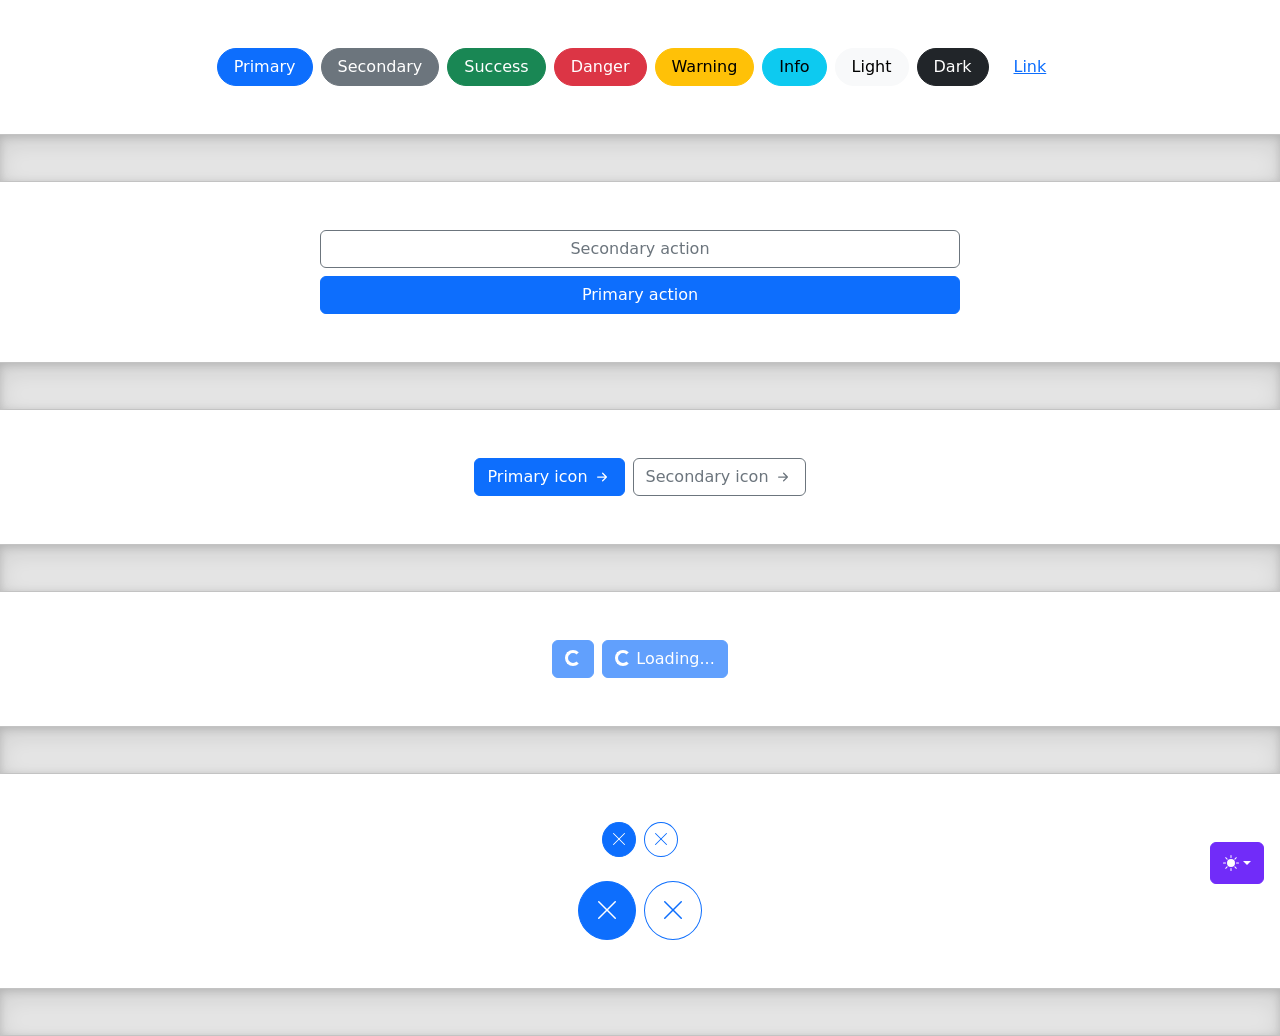
<file: bootstrap-5.3.8-examples/buttons/index.html>
<!doctype html>
<html lang="en" data-bs-theme="auto">
  <head>
    <meta charset="utf-8" />
    <meta name="viewport" content="width=device-width, initial-scale=1" />
    <meta name="description" content="" />
    <meta
      name="author"
      content="Mark Otto, Jacob Thornton, and Bootstrap contributors"
    />
    <meta name="generator" content="Astro v5.13.2" />
    <title>Buttons · Bootstrap v5.3</title>
    <link
      rel="canonical"
      href="https://getbootstrap.com/docs/5.3/examples/buttons/"
    />
    <script src="../assets/js/color-modes.js"></script>
    <link href="../assets/dist/css/bootstrap.min.css" rel="stylesheet" />
    <meta name="theme-color" content="#712cf9" />
    <style>
      .bd-placeholder-img {
        font-size: 1.125rem;
        text-anchor: middle;
        -webkit-user-select: none;
        -moz-user-select: none;
        user-select: none;
      }
      @media (min-width: 768px) {
        .bd-placeholder-img-lg {
          font-size: 3.5rem;
        }
      }
      .b-example-divider {
        width: 100%;
        height: 3rem;
        background-color: #0000001a;
        border: solid rgba(0, 0, 0, 0.15);
        border-width: 1px 0;
        box-shadow:
          inset 0 0.5em 1.5em #0000001a,
          inset 0 0.125em 0.5em #00000026;
      }
      .b-example-vr {
        flex-shrink: 0;
        width: 1.5rem;
        height: 100vh;
      }
      .bi {
        vertical-align: -0.125em;
        fill: currentColor;
      }
      .nav-scroller {
        position: relative;
        z-index: 2;
        height: 2.75rem;
        overflow-y: hidden;
      }
      .nav-scroller .nav {
        display: flex;
        flex-wrap: nowrap;
        padding-bottom: 1rem;
        margin-top: -1px;
        overflow-x: auto;
        text-align: center;
        white-space: nowrap;
        -webkit-overflow-scrolling: touch;
      }
      .btn-bd-primary {
        --bd-violet-bg: #712cf9;
        --bd-violet-rgb: 112.520718, 44.062154, 249.437846;
        --bs-btn-font-weight: 600;
        --bs-btn-color: var(--bs-white);
        --bs-btn-bg: var(--bd-violet-bg);
        --bs-btn-border-color: var(--bd-violet-bg);
        --bs-btn-hover-color: var(--bs-white);
        --bs-btn-hover-bg: #6528e0;
        --bs-btn-hover-border-color: #6528e0;
        --bs-btn-focus-shadow-rgb: var(--bd-violet-rgb);
        --bs-btn-active-color: var(--bs-btn-hover-color);
        --bs-btn-active-bg: #5a23c8;
        --bs-btn-active-border-color: #5a23c8;
      }
      .bd-mode-toggle {
        z-index: 1500;
      }
      .bd-mode-toggle .bi {
        width: 1em;
        height: 1em;
      }
      .bd-mode-toggle .dropdown-menu .active .bi {
        display: block !important;
      }
    </style>
  </head>
  <body>
    <svg xmlns="http://www.w3.org/2000/svg" class="d-none">
      <symbol id="check2" viewBox="0 0 16 16">
        <path
          d="M13.854 3.646a.5.5 0 0 1 0 .708l-7 7a.5.5 0 0 1-.708 0l-3.5-3.5a.5.5 0 1 1 .708-.708L6.5 10.293l6.646-6.647a.5.5 0 0 1 .708 0z"
        ></path>
      </symbol>
      <symbol id="circle-half" viewBox="0 0 16 16">
        <path
          d="M8 15A7 7 0 1 0 8 1v14zm0 1A8 8 0 1 1 8 0a8 8 0 0 1 0 16z"
        ></path>
      </symbol>
      <symbol id="moon-stars-fill" viewBox="0 0 16 16">
        <path
          d="M6 .278a.768.768 0 0 1 .08.858 7.208 7.208 0 0 0-.878 3.46c0 4.021 3.278 7.277 7.318 7.277.527 0 1.04-.055 1.533-.16a.787.787 0 0 1 .81.316.733.733 0 0 1-.031.893A8.349 8.349 0 0 1 8.344 16C3.734 16 0 12.286 0 7.71 0 4.266 2.114 1.312 5.124.06A.752.752 0 0 1 6 .278z"
        ></path>
        <path
          d="M10.794 3.148a.217.217 0 0 1 .412 0l.387 1.162c.173.518.579.924 1.097 1.097l1.162.387a.217.217 0 0 1 0 .412l-1.162.387a1.734 1.734 0 0 0-1.097 1.097l-.387 1.162a.217.217 0 0 1-.412 0l-.387-1.162A1.734 1.734 0 0 0 9.31 6.593l-1.162-.387a.217.217 0 0 1 0-.412l1.162-.387a1.734 1.734 0 0 0 1.097-1.097l.387-1.162zM13.863.099a.145.145 0 0 1 .274 0l.258.774c.115.346.386.617.732.732l.774.258a.145.145 0 0 1 0 .274l-.774.258a1.156 1.156 0 0 0-.732.732l-.258.774a.145.145 0 0 1-.274 0l-.258-.774a1.156 1.156 0 0 0-.732-.732l-.774-.258a.145.145 0 0 1 0-.274l.774-.258c.346-.115.617-.386.732-.732L13.863.1z"
        ></path>
      </symbol>
      <symbol id="sun-fill" viewBox="0 0 16 16">
        <path
          d="M8 12a4 4 0 1 0 0-8 4 4 0 0 0 0 8zM8 0a.5.5 0 0 1 .5.5v2a.5.5 0 0 1-1 0v-2A.5.5 0 0 1 8 0zm0 13a.5.5 0 0 1 .5.5v2a.5.5 0 0 1-1 0v-2A.5.5 0 0 1 8 13zm8-5a.5.5 0 0 1-.5.5h-2a.5.5 0 0 1 0-1h2a.5.5 0 0 1 .5.5zM3 8a.5.5 0 0 1-.5.5h-2a.5.5 0 0 1 0-1h2A.5.5 0 0 1 3 8zm10.657-5.657a.5.5 0 0 1 0 .707l-1.414 1.415a.5.5 0 1 1-.707-.708l1.414-1.414a.5.5 0 0 1 .707 0zm-9.193 9.193a.5.5 0 0 1 0 .707L3.05 13.657a.5.5 0 0 1-.707-.707l1.414-1.414a.5.5 0 0 1 .707 0zm9.193 2.121a.5.5 0 0 1-.707 0l-1.414-1.414a.5.5 0 0 1 .707-.707l1.414 1.414a.5.5 0 0 1 0 .707zM4.464 4.465a.5.5 0 0 1-.707 0L2.343 3.05a.5.5 0 1 1 .707-.707l1.414 1.414a.5.5 0 0 1 0 .708z"
        ></path>
      </symbol>
    </svg>
    <div
      class="dropdown position-fixed bottom-0 end-0 mb-3 me-3 bd-mode-toggle"
    >
      <button
        class="btn btn-bd-primary py-2 dropdown-toggle d-flex align-items-center"
        id="bd-theme"
        type="button"
        aria-expanded="false"
        data-bs-toggle="dropdown"
        aria-label="Toggle theme (auto)"
      >
        <svg class="bi my-1 theme-icon-active" aria-hidden="true">
          <use href="#circle-half"></use>
        </svg>
        <span class="visually-hidden" id="bd-theme-text">Toggle theme</span>
      </button>
      <ul
        class="dropdown-menu dropdown-menu-end shadow"
        aria-labelledby="bd-theme-text"
      >
        <li>
          <button
            type="button"
            class="dropdown-item d-flex align-items-center"
            data-bs-theme-value="light"
            aria-pressed="false"
          >
            <svg class="bi me-2 opacity-50" aria-hidden="true">
              <use href="#sun-fill"></use>
            </svg>
            Light
            <svg class="bi ms-auto d-none" aria-hidden="true">
              <use href="#check2"></use>
            </svg>
          </button>
        </li>
        <li>
          <button
            type="button"
            class="dropdown-item d-flex align-items-center"
            data-bs-theme-value="dark"
            aria-pressed="false"
          >
            <svg class="bi me-2 opacity-50" aria-hidden="true">
              <use href="#moon-stars-fill"></use>
            </svg>
            Dark
            <svg class="bi ms-auto d-none" aria-hidden="true">
              <use href="#check2"></use>
            </svg>
          </button>
        </li>
        <li>
          <button
            type="button"
            class="dropdown-item d-flex align-items-center active"
            data-bs-theme-value="auto"
            aria-pressed="true"
          >
            <svg class="bi me-2 opacity-50" aria-hidden="true">
              <use href="#circle-half"></use>
            </svg>
            Auto
            <svg class="bi ms-auto d-none" aria-hidden="true">
              <use href="#check2"></use>
            </svg>
          </button>
        </li>
      </ul>
    </div>
    <svg xmlns="http://www.w3.org/2000/svg" class="d-none">
      <symbol id="arrow-right-short" viewBox="0 0 16 16">
        <path
          fill-rule="evenodd"
          d="M4 8a.5.5 0 0 1 .5-.5h5.793L8.146 5.354a.5.5 0 1 1 .708-.708l3 3a.5.5 0 0 1 0 .708l-3 3a.5.5 0 0 1-.708-.708L10.293 8.5H4.5A.5.5 0 0 1 4 8z"
        ></path>
      </symbol>
      <symbol id="x-lg" viewBox="0 0 16 16">
        <path
          fill-rule="evenodd"
          d="M13.854 2.146a.5.5 0 0 1 0 .708l-11 11a.5.5 0 0 1-.708-.708l11-11a.5.5 0 0 1 .708 0Z"
        ></path>
        <path
          fill-rule="evenodd"
          d="M2.146 2.146a.5.5 0 0 0 0 .708l11 11a.5.5 0 0 0 .708-.708l-11-11a.5.5 0 0 0-.708 0Z"
        ></path>
      </symbol>
    </svg>
    <div class="d-flex gap-2 justify-content-center py-5">
      <button class="btn btn-primary rounded-pill px-3" type="button">
        Primary
      </button>
      <button class="btn btn-secondary rounded-pill px-3" type="button">
        Secondary
      </button>
      <button class="btn btn-success rounded-pill px-3" type="button">
        Success
      </button>
      <button class="btn btn-danger rounded-pill px-3" type="button">
        Danger
      </button>
      <button class="btn btn-warning rounded-pill px-3" type="button">
        Warning
      </button>
      <button class="btn btn-info rounded-pill px-3" type="button">Info</button>
      <button class="btn btn-light rounded-pill px-3" type="button">
        Light
      </button>
      <button class="btn btn-dark rounded-pill px-3" type="button">Dark</button>
      <button class="btn btn-link rounded-pill px-3" type="button">Link</button>
    </div>
    <div class="b-example-divider"></div>
    <div class="col-lg-6 col-xxl-4 my-5 mx-auto">
      <div class="d-grid gap-2">
        <button class="btn btn-outline-secondary" type="button">
          Secondary action
        </button>
        <button class="btn btn-primary" type="button">Primary action</button>
      </div>
    </div>
    <div class="b-example-divider"></div>
    <div class="d-flex gap-2 justify-content-center py-5">
      <button
        class="btn btn-primary d-inline-flex align-items-center"
        type="button"
      >
        Primary icon
        <svg class="bi ms-1" width="20" height="20" aria-hidden="true">
          <use xlink:href="#arrow-right-short"></use>
        </svg>
      </button>
      <button
        class="btn btn-outline-secondary d-inline-flex align-items-center"
        type="button"
      >
        Secondary icon
        <svg class="bi ms-1" width="20" height="20" aria-hidden="true">
          <use xlink:href="#arrow-right-short"></use>
        </svg>
      </button>
    </div>
    <div class="b-example-divider"></div>
    <div class="d-flex gap-2 justify-content-center py-5">
      <button class="btn btn-primary" type="button" disabled>
        <span
          class="spinner-border spinner-border-sm"
          aria-hidden="true"
        ></span>
        <span class="visually-hidden" role="status">Loading...</span>
      </button>
      <button class="btn btn-primary" type="button" disabled>
        <span
          class="spinner-border spinner-border-sm"
          aria-hidden="true"
        ></span>
        <span role="status">Loading...</span>
      </button>
    </div>
    <div class="b-example-divider"></div>
    <div class="d-flex gap-2 justify-content-center pt-5 pb-4">
      <button class="btn btn-primary rounded-circle p-2 lh-1" type="button">
        <svg class="bi" width="16" height="16" aria-hidden="true">
          <use xlink:href="#x-lg"></use>
        </svg>
        <span class="visually-hidden">Dismiss</span>
      </button>
      <button
        class="btn btn-outline-primary rounded-circle p-2 lh-1"
        type="button"
      >
        <svg class="bi" width="16" height="16" aria-hidden="true">
          <use xlink:href="#x-lg"></use>
        </svg>
        <span class="visually-hidden">Dismiss</span>
      </button>
    </div>
    <div class="d-flex gap-2 justify-content-center pb-5">
      <button class="btn btn-primary rounded-circle p-3 lh-1" type="button">
        <svg class="bi" width="24" height="24" aria-hidden="true">
          <use xlink:href="#x-lg"></use>
        </svg>
        <span class="visually-hidden">Dismiss</span>
      </button>
      <button
        class="btn btn-outline-primary rounded-circle p-3 lh-1"
        type="button"
      >
        <svg class="bi" width="24" height="24" aria-hidden="true">
          <use xlink:href="#x-lg"></use>
        </svg>
        <span class="visually-hidden">Dismiss</span>
      </button>
    </div>
    <div class="b-example-divider"></div>
    <script
      src="../assets/dist/js/bootstrap.bundle.min.js"
      class="astro-vvvwv3sm"
    ></script>
  </body>
</html>
</file>
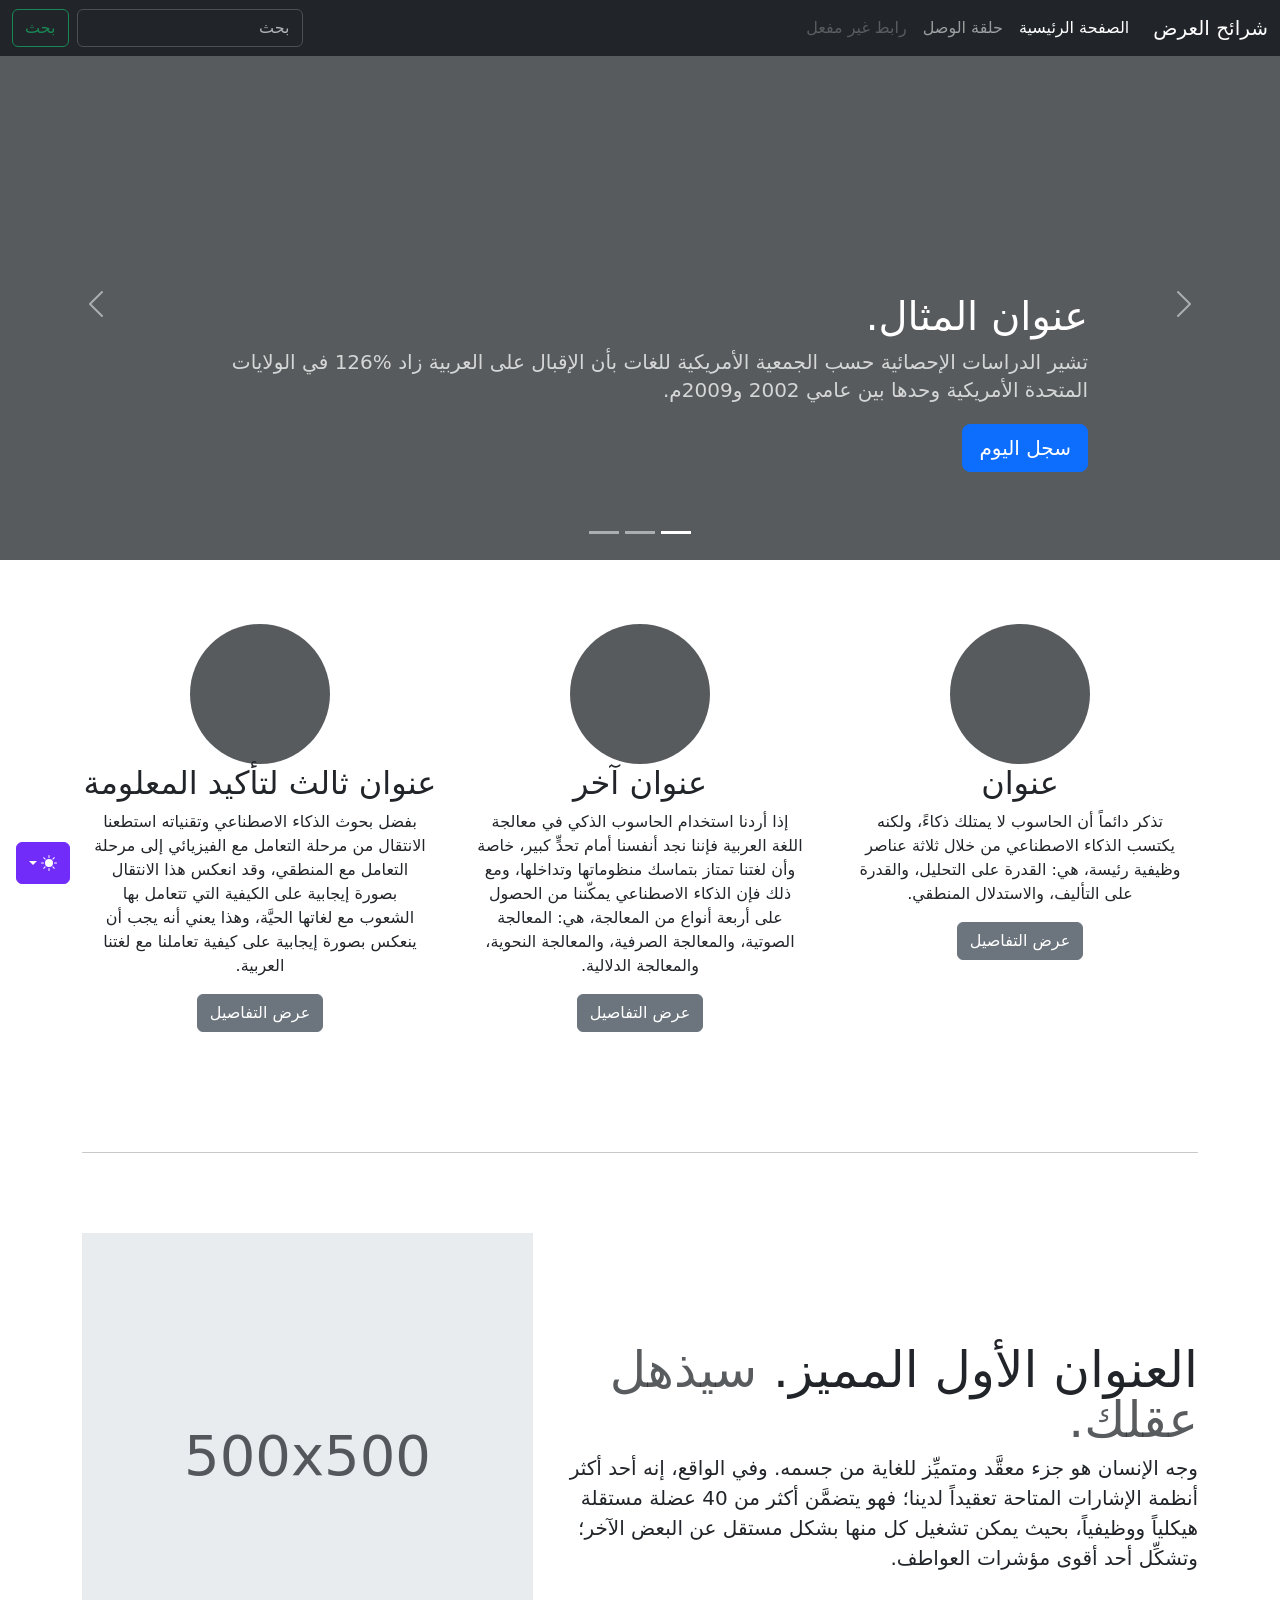
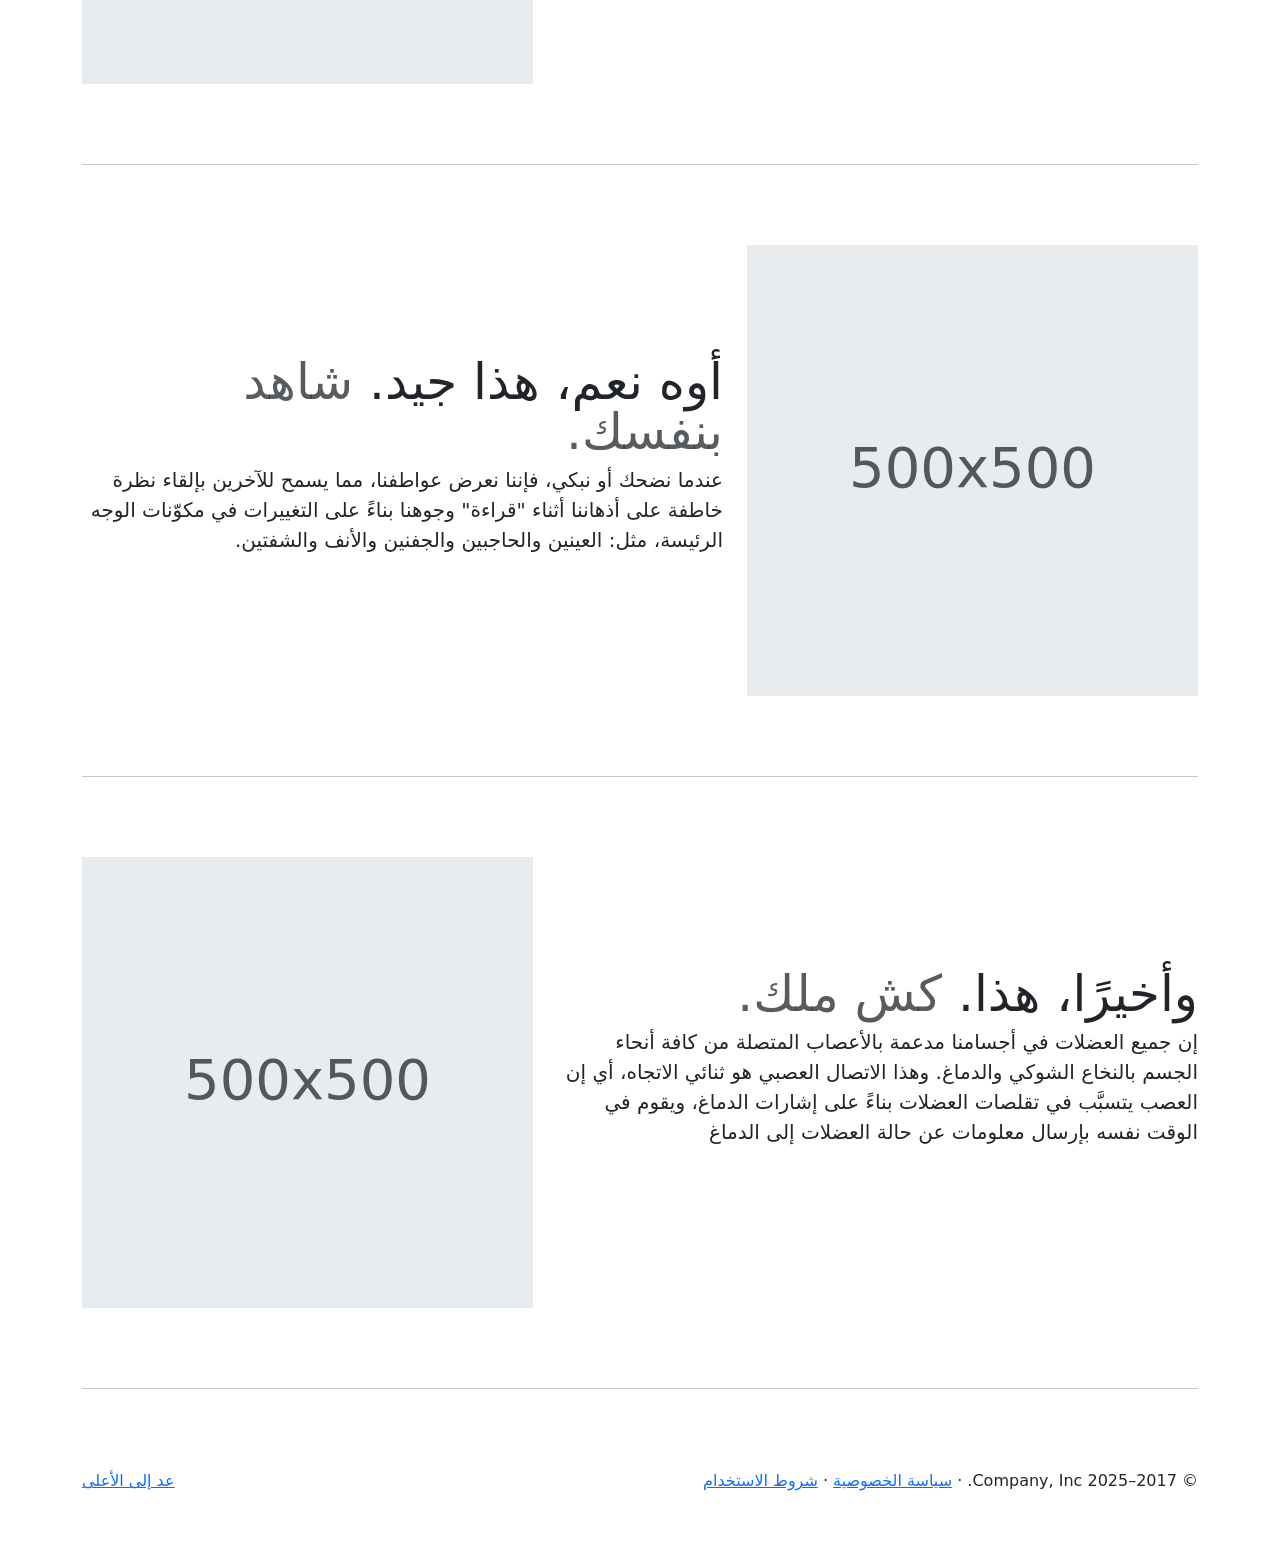
<file: bootstrap-5.3.8-examples/carousel-rtl/index.html>
<!doctype html>
<html lang="ar" dir="rtl" data-bs-theme="auto">
  <head>
    <meta charset="utf-8" />
    <meta name="viewport" content="width=device-width, initial-scale=1" />
    <meta name="description" content="" />
    <meta
      name="author"
      content="Mark Otto, Jacob Thornton, and Bootstrap contributors"
    />
    <meta name="generator" content="Astro v5.13.2" />
    <title>قالب شرائح العرض · Bootstrap v5.3</title>
    <link
      rel="canonical"
      href="https://getbootstrap.com/docs/5.3/examples/carousel-rtl/"
    />
    <script src="../assets/js/color-modes.js"></script>
    <link href="../assets/dist/css/bootstrap.rtl.min.css" rel="stylesheet" />
    <meta name="theme-color" content="#712cf9" />
    <link href="../carousel/carousel.rtl.css" rel="stylesheet" />
    <style>
      .bd-placeholder-img {
        font-size: 1.125rem;
        text-anchor: middle;
        -webkit-user-select: none;
        -moz-user-select: none;
        user-select: none;
      }
      @media (min-width: 768px) {
        .bd-placeholder-img-lg {
          font-size: 3.5rem;
        }
      }
      .b-example-divider {
        width: 100%;
        height: 3rem;
        background-color: #0000001a;
        border: solid rgba(0, 0, 0, 0.15);
        border-width: 1px 0;
        box-shadow:
          inset 0 0.5em 1.5em #0000001a,
          inset 0 0.125em 0.5em #00000026;
      }
      .b-example-vr {
        flex-shrink: 0;
        width: 1.5rem;
        height: 100vh;
      }
      .bi {
        vertical-align: -0.125em;
        fill: currentColor;
      }
      .nav-scroller {
        position: relative;
        z-index: 2;
        height: 2.75rem;
        overflow-y: hidden;
      }
      .nav-scroller .nav {
        display: flex;
        flex-wrap: nowrap;
        padding-bottom: 1rem;
        margin-top: -1px;
        overflow-x: auto;
        text-align: center;
        white-space: nowrap;
        -webkit-overflow-scrolling: touch;
      }
      .btn-bd-primary {
        --bd-violet-bg: #712cf9;
        --bd-violet-rgb: 112.520718, 44.062154, 249.437846;
        --bs-btn-font-weight: 600;
        --bs-btn-color: var(--bs-white);
        --bs-btn-bg: var(--bd-violet-bg);
        --bs-btn-border-color: var(--bd-violet-bg);
        --bs-btn-hover-color: var(--bs-white);
        --bs-btn-hover-bg: #6528e0;
        --bs-btn-hover-border-color: #6528e0;
        --bs-btn-focus-shadow-rgb: var(--bd-violet-rgb);
        --bs-btn-active-color: var(--bs-btn-hover-color);
        --bs-btn-active-bg: #5a23c8;
        --bs-btn-active-border-color: #5a23c8;
      }
      .bd-mode-toggle {
        z-index: 1500;
      }
      .bd-mode-toggle .bi {
        width: 1em;
        height: 1em;
      }
      .bd-mode-toggle .dropdown-menu .active .bi {
        display: block !important;
      }
    </style>
  </head>
  <body>
    <svg xmlns="http://www.w3.org/2000/svg" class="d-none">
      <symbol id="check2" viewBox="0 0 16 16">
        <path
          d="M13.854 3.646a.5.5 0 0 1 0 .708l-7 7a.5.5 0 0 1-.708 0l-3.5-3.5a.5.5 0 1 1 .708-.708L6.5 10.293l6.646-6.647a.5.5 0 0 1 .708 0z"
        ></path>
      </symbol>
      <symbol id="circle-half" viewBox="0 0 16 16">
        <path
          d="M8 15A7 7 0 1 0 8 1v14zm0 1A8 8 0 1 1 8 0a8 8 0 0 1 0 16z"
        ></path>
      </symbol>
      <symbol id="moon-stars-fill" viewBox="0 0 16 16">
        <path
          d="M6 .278a.768.768 0 0 1 .08.858 7.208 7.208 0 0 0-.878 3.46c0 4.021 3.278 7.277 7.318 7.277.527 0 1.04-.055 1.533-.16a.787.787 0 0 1 .81.316.733.733 0 0 1-.031.893A8.349 8.349 0 0 1 8.344 16C3.734 16 0 12.286 0 7.71 0 4.266 2.114 1.312 5.124.06A.752.752 0 0 1 6 .278z"
        ></path>
        <path
          d="M10.794 3.148a.217.217 0 0 1 .412 0l.387 1.162c.173.518.579.924 1.097 1.097l1.162.387a.217.217 0 0 1 0 .412l-1.162.387a1.734 1.734 0 0 0-1.097 1.097l-.387 1.162a.217.217 0 0 1-.412 0l-.387-1.162A1.734 1.734 0 0 0 9.31 6.593l-1.162-.387a.217.217 0 0 1 0-.412l1.162-.387a1.734 1.734 0 0 0 1.097-1.097l.387-1.162zM13.863.099a.145.145 0 0 1 .274 0l.258.774c.115.346.386.617.732.732l.774.258a.145.145 0 0 1 0 .274l-.774.258a1.156 1.156 0 0 0-.732.732l-.258.774a.145.145 0 0 1-.274 0l-.258-.774a1.156 1.156 0 0 0-.732-.732l-.774-.258a.145.145 0 0 1 0-.274l.774-.258c.346-.115.617-.386.732-.732L13.863.1z"
        ></path>
      </symbol>
      <symbol id="sun-fill" viewBox="0 0 16 16">
        <path
          d="M8 12a4 4 0 1 0 0-8 4 4 0 0 0 0 8zM8 0a.5.5 0 0 1 .5.5v2a.5.5 0 0 1-1 0v-2A.5.5 0 0 1 8 0zm0 13a.5.5 0 0 1 .5.5v2a.5.5 0 0 1-1 0v-2A.5.5 0 0 1 8 13zm8-5a.5.5 0 0 1-.5.5h-2a.5.5 0 0 1 0-1h2a.5.5 0 0 1 .5.5zM3 8a.5.5 0 0 1-.5.5h-2a.5.5 0 0 1 0-1h2A.5.5 0 0 1 3 8zm10.657-5.657a.5.5 0 0 1 0 .707l-1.414 1.415a.5.5 0 1 1-.707-.708l1.414-1.414a.5.5 0 0 1 .707 0zm-9.193 9.193a.5.5 0 0 1 0 .707L3.05 13.657a.5.5 0 0 1-.707-.707l1.414-1.414a.5.5 0 0 1 .707 0zm9.193 2.121a.5.5 0 0 1-.707 0l-1.414-1.414a.5.5 0 0 1 .707-.707l1.414 1.414a.5.5 0 0 1 0 .707zM4.464 4.465a.5.5 0 0 1-.707 0L2.343 3.05a.5.5 0 1 1 .707-.707l1.414 1.414a.5.5 0 0 1 0 .708z"
        ></path>
      </symbol>
    </svg>
    <div
      class="dropdown position-fixed bottom-0 end-0 mb-3 me-3 bd-mode-toggle"
    >
      <button
        class="btn btn-bd-primary py-2 dropdown-toggle d-flex align-items-center"
        id="bd-theme"
        type="button"
        aria-expanded="false"
        data-bs-toggle="dropdown"
        aria-label="Toggle theme (auto)"
      >
        <svg class="bi my-1 theme-icon-active" aria-hidden="true">
          <use href="#circle-half"></use>
        </svg>
        <span class="visually-hidden" id="bd-theme-text">Toggle theme</span>
      </button>
      <ul
        class="dropdown-menu dropdown-menu-end shadow"
        aria-labelledby="bd-theme-text"
      >
        <li>
          <button
            type="button"
            class="dropdown-item d-flex align-items-center"
            data-bs-theme-value="light"
            aria-pressed="false"
          >
            <svg class="bi me-2 opacity-50" aria-hidden="true">
              <use href="#sun-fill"></use>
            </svg>
            Light
            <svg class="bi ms-auto d-none" aria-hidden="true">
              <use href="#check2"></use>
            </svg>
          </button>
        </li>
        <li>
          <button
            type="button"
            class="dropdown-item d-flex align-items-center"
            data-bs-theme-value="dark"
            aria-pressed="false"
          >
            <svg class="bi me-2 opacity-50" aria-hidden="true">
              <use href="#moon-stars-fill"></use>
            </svg>
            Dark
            <svg class="bi ms-auto d-none" aria-hidden="true">
              <use href="#check2"></use>
            </svg>
          </button>
        </li>
        <li>
          <button
            type="button"
            class="dropdown-item d-flex align-items-center active"
            data-bs-theme-value="auto"
            aria-pressed="true"
          >
            <svg class="bi me-2 opacity-50" aria-hidden="true">
              <use href="#circle-half"></use>
            </svg>
            Auto
            <svg class="bi ms-auto d-none" aria-hidden="true">
              <use href="#check2"></use>
            </svg>
          </button>
        </li>
      </ul>
    </div>
    <header data-bs-theme="dark">
      <nav class="navbar navbar-expand-md navbar-dark fixed-top bg-dark">
        <div class="container-fluid">
          <a class="navbar-brand" href="#">شرائح العرض</a>
          <button
            class="navbar-toggler"
            type="button"
            data-bs-toggle="collapse"
            data-bs-target="#navbarCollapse"
            aria-controls="navbarCollapse"
            aria-expanded="false"
            aria-label="تبديل التنقل"
          >
            <span class="navbar-toggler-icon"></span>
          </button>
          <div class="collapse navbar-collapse" id="navbarCollapse">
            <ul class="navbar-nav me-auto mb-2 mb-md-0">
              <li class="nav-item">
                <a class="nav-link active" aria-current="page" href="#"
                  >الصفحة الرئيسية</a
                >
              </li>
              <li class="nav-item">
                <a class="nav-link" href="#">حلقة الوصل</a>
              </li>
              <li class="nav-item">
                <a class="nav-link disabled" aria-disabled="true"
                  >رابط غير مفعل</a
                >
              </li>
            </ul>
            <form class="d-flex" role="search">
              <input
                class="form-control me-2"
                type="search"
                placeholder="بحث"
                aria-label="بحث"
              />
              <button class="btn btn-outline-success" type="submit">بحث</button>
            </form>
          </div>
        </div>
      </nav>
    </header>
    <main>
      <div id="myCarousel" class="carousel slide mb-6" data-bs-ride="carousel">
        <div class="carousel-indicators">
          <button
            type="button"
            data-bs-target="#myCarousel"
            data-bs-slide-to="0"
            class="active"
            aria-current="true"
            aria-label="Slide 1"
          ></button>
          <button
            type="button"
            data-bs-target="#myCarousel"
            data-bs-slide-to="1"
            aria-label="Slide 2"
          ></button>
          <button
            type="button"
            data-bs-target="#myCarousel"
            data-bs-slide-to="2"
            aria-label="Slide 3"
          ></button>
        </div>
        <div class="carousel-inner">
          <div class="carousel-item active">
            <svg
              aria-hidden="true"
              class="bd-placeholder-img"
              height="100%"
              preserveAspectRatio="xMidYMid slice"
              width="100%"
              xmlns="http://www.w3.org/2000/svg"
            >
              <rect
                width="100%"
                height="100%"
                fill="var(--bs-secondary-color)"
              ></rect>
            </svg>
            <div class="container">
              <div class="carousel-caption text-start">
                <h1>عنوان المثال.</h1>
                <p class="opacity-75">
                  تشير الدراسات الإحصائية حسب الجمعية الأمريكية للغات بأن
                  الإقبال على العربية زاد %126 في الولايات المتحدة الأمريكية
                  وحدها بين عامي 2002 و2009م.
                </p>
                <p><a class="btn btn-lg btn-primary" href="#">سجل اليوم</a></p>
              </div>
            </div>
          </div>
          <div class="carousel-item">
            <svg
              aria-hidden="true"
              class="bd-placeholder-img"
              height="100%"
              preserveAspectRatio="xMidYMid slice"
              width="100%"
              xmlns="http://www.w3.org/2000/svg"
            >
              <rect
                width="100%"
                height="100%"
                fill="var(--bs-secondary-color)"
              ></rect>
            </svg>
            <div class="container">
              <div class="carousel-caption">
                <h1>عنوان مثال آخر.</h1>
                <p>
                  حسب المجلس الثقافي البريطاني فإن تعليم الإنجليزية داخل
                  بريطانيا يسهم في تعزيز اقتصادها بما يتجاوز ملياري جنيه سنوياً،
                  كما أنه وفر أكثر من 26 ألف وظيفة.
                </p>
                <p><a class="btn btn-lg btn-primary" href="#">أعرف أكثر</a></p>
              </div>
            </div>
          </div>
          <div class="carousel-item">
            <svg
              aria-hidden="true"
              class="bd-placeholder-img"
              height="100%"
              preserveAspectRatio="xMidYMid slice"
              width="100%"
              xmlns="http://www.w3.org/2000/svg"
            >
              <rect
                width="100%"
                height="100%"
                fill="var(--bs-secondary-color)"
              ></rect>
            </svg>
            <div class="container">
              <div class="carousel-caption text-end">
                <h1>واحد أكثر لقياس جيد.</h1>
                <p>
                  الإحصاءات لحجم الاستثمار اللغوي خارج بريطانيا تتفاوت من سنة
                  لأخرى إلا أن المدير التنفيذي للمجلس الثقافي البريطاني إدي
                  بايرز يرى أن استثمار تعليم الإنجليزية في الخارج لا يحسب على
                  المستوى المالي فحسب بل على المستوى السياسي أيضاً.
                </p>
                <p>
                  <a class="btn btn-lg btn-primary" href="#">تصفح المعرض</a>
                </p>
              </div>
            </div>
          </div>
        </div>
        <button
          class="carousel-control-prev"
          type="button"
          data-bs-target="#myCarousel"
          data-bs-slide="prev"
        >
          <span class="carousel-control-prev-icon" aria-hidden="true"></span>
          <span class="visually-hidden">السابق</span>
        </button>
        <button
          class="carousel-control-next"
          type="button"
          data-bs-target="#myCarousel"
          data-bs-slide="next"
        >
          <span class="carousel-control-next-icon" aria-hidden="true"></span>
          <span class="visually-hidden">التالي</span>
        </button>
      </div>
      <!-- Marketing messaging and featurettes
  ================================================== -->
      <!-- Wrap the rest of the page in another container to center all the content. -->
      <div class="container marketing">
        <!-- Three columns of text below the carousel -->
        <div class="row">
          <div class="col-lg-4">
            <svg
              aria-label="Placeholder"
              class="bd-placeholder-img rounded-circle"
              height="140"
              preserveAspectRatio="xMidYMid slice"
              role="img"
              width="140"
              xmlns="http://www.w3.org/2000/svg"
            >
              <title>Placeholder</title>
              <rect
                width="100%"
                height="100%"
                fill="var(--bs-secondary-color)"
              ></rect>
            </svg>
            <h2 class="fw-normal">عنوان</h2>
            <p>
              تذكر دائماً أن الحاسوب لا يمتلك ذكاءً، ولكنه يكتسب الذكاء
              الاصطناعي من خلال ثلاثة عناصر وظيفية رئيسة، هي: القدرة على
              التحليل، والقدرة على التأليف، والاستدلال المنطقي.
            </p>
            <p><a class="btn btn-secondary" href="#">عرض التفاصيل</a></p>
          </div>
          <!-- /.col-lg-4 -->
          <div class="col-lg-4">
            <svg
              aria-label="Placeholder"
              class="bd-placeholder-img rounded-circle"
              height="140"
              preserveAspectRatio="xMidYMid slice"
              role="img"
              width="140"
              xmlns="http://www.w3.org/2000/svg"
            >
              <title>Placeholder</title>
              <rect
                width="100%"
                height="100%"
                fill="var(--bs-secondary-color)"
              ></rect>
            </svg>
            <h2 class="fw-normal">عنوان آخر</h2>
            <p>
              إذا أردنا استخدام الحاسوب الذكي في معالجة اللغة العربية فإننا نجد
              أنفسنا أمام تحدٍّ كبير، خاصة وأن لغتنا تمتاز بتماسك منظوماتها
              وتداخلها، ومع ذلك فإن الذكاء الاصطناعي يمكّننا من الحصول على أربعة
              أنواع من المعالجة، هي: المعالجة الصوتية، والمعالجة الصرفية،
              والمعالجة النحوية، والمعالجة الدلالية.
            </p>
            <p><a class="btn btn-secondary" href="#">عرض التفاصيل</a></p>
          </div>
          <!-- /.col-lg-4 -->
          <div class="col-lg-4">
            <svg
              aria-label="Placeholder"
              class="bd-placeholder-img rounded-circle"
              height="140"
              preserveAspectRatio="xMidYMid slice"
              role="img"
              width="140"
              xmlns="http://www.w3.org/2000/svg"
            >
              <title>Placeholder</title>
              <rect
                width="100%"
                height="100%"
                fill="var(--bs-secondary-color)"
              ></rect>
            </svg>
            <h2 class="fw-normal">عنوان ثالث لتأكيد المعلومة</h2>
            <p>
              بفضل بحوث الذكاء الاصطناعي وتقنياته استطعنا الانتقال من مرحلة
              التعامل مع الفيزيائي إلى مرحلة التعامل مع المنطقي، وقد انعكس هذا
              الانتقال بصورة إيجابية على الكيفية التي تتعامل بها الشعوب مع
              لغاتها الحيَّة، وهذا يعني أنه يجب أن ينعكس بصورة إيجابية على كيفية
              تعاملنا مع لغتنا العربية.
            </p>
            <p><a class="btn btn-secondary" href="#">عرض التفاصيل</a></p>
          </div>
          <!-- /.col-lg-4 -->
        </div>
        <!-- /.row -->
        <!-- START THE FEATURETTES -->
        <hr class="featurette-divider" />
        <div class="row featurette">
          <div class="col-md-7">
            <h2 class="featurette-heading fw-normal lh-1">
              العنوان الأول المميز.
              <span class="text-body-secondary"> سيذهل عقلك. </span>
            </h2>
            <p class="lead">
              وجه الإنسان هو جزء معقَّد ومتميِّز للغاية من جسمه. وفي الواقع، إنه
              أحد أكثر أنظمة الإشارات المتاحة تعقيداً لدينا؛ فهو يتضمَّن أكثر من
              40 عضلة مستقلة هيكلياً ووظيفياً، بحيث يمكن تشغيل كل منها بشكل
              مستقل عن البعض الآخر؛ وتشكِّل أحد أقوى مؤشرات العواطف.
            </p>
          </div>
          <div class="col-md-5">
            <svg
              aria-label="Placeholder: 500x500"
              class="bd-placeholder-img bd-placeholder-img-lg featurette-image img-fluid mx-auto"
              height="500"
              preserveAspectRatio="xMidYMid slice"
              role="img"
              width="500"
              xmlns="http://www.w3.org/2000/svg"
            >
              <title>Placeholder</title>
              <rect
                width="100%"
                height="100%"
                fill="var(--bs-secondary-bg)"
              ></rect>
              <text x="50%" y="50%" fill="var(--bs-secondary-color)" dy=".3em">
                500x500
              </text>
            </svg>
          </div>
        </div>
        <hr class="featurette-divider" />
        <div class="row featurette">
          <div class="col-md-7 order-md-2">
            <h2 class="featurette-heading fw-normal lh-1">
              أوه نعم، هذا جيد.
              <span class="text-body-secondary"> شاهد بنفسك. </span>
            </h2>
            <p class="lead">
              عندما نضحك أو نبكي، فإننا نعرض عواطفنا، مما يسمح للآخرين بإلقاء
              نظرة خاطفة على أذهاننا أثناء "قراءة" وجوهنا بناءً على التغييرات في
              مكوّنات الوجه الرئيسة، مثل: العينين والحاجبين والجفنين والأنف
              والشفتين.
            </p>
          </div>
          <div class="col-md-5 order-md-1">
            <svg
              aria-label="Placeholder: 500x500"
              class="bd-placeholder-img bd-placeholder-img-lg featurette-image img-fluid mx-auto"
              height="500"
              preserveAspectRatio="xMidYMid slice"
              role="img"
              width="500"
              xmlns="http://www.w3.org/2000/svg"
            >
              <title>Placeholder</title>
              <rect
                width="100%"
                height="100%"
                fill="var(--bs-secondary-bg)"
              ></rect>
              <text x="50%" y="50%" fill="var(--bs-secondary-color)" dy=".3em">
                500x500
              </text>
            </svg>
          </div>
        </div>
        <hr class="featurette-divider" />
        <div class="row featurette">
          <div class="col-md-7">
            <h2 class="featurette-heading fw-normal lh-1">
              وأخيرًا، هذا. <span class="text-body-secondary"> كش ملك. </span>
            </h2>
            <p class="lead">
              إن جميع العضلات في أجسامنا مدعمة بالأعصاب المتصلة من كافة أنحاء
              الجسم بالنخاع الشوكي والدماغ. وهذا الاتصال العصبي هو ثنائي
              الاتجاه، أي إن العصب يتسبَّب في تقلصات العضلات بناءً على إشارات
              الدماغ، ويقوم في الوقت نفسه بإرسال معلومات عن حالة العضلات إلى
              الدماغ
            </p>
          </div>
          <div class="col-md-5">
            <svg
              aria-label="Placeholder: 500x500"
              class="bd-placeholder-img bd-placeholder-img-lg featurette-image img-fluid mx-auto"
              height="500"
              preserveAspectRatio="xMidYMid slice"
              role="img"
              width="500"
              xmlns="http://www.w3.org/2000/svg"
            >
              <title>Placeholder</title>
              <rect
                width="100%"
                height="100%"
                fill="var(--bs-secondary-bg)"
              ></rect>
              <text x="50%" y="50%" fill="var(--bs-secondary-color)" dy=".3em">
                500x500
              </text>
            </svg>
          </div>
        </div>
        <hr class="featurette-divider" />
        <!-- /END THE FEATURETTES -->
      </div>
      <!-- /.container -->
      <!-- FOOTER -->
      <footer class="container">
        <p class="float-end"><a href="#">عد إلى الأعلى</a></p>
        <p>
          &copy; 2017–2025 Company, Inc. &middot;
          <a href="#">سياسة الخصوصية</a> &middot; <a href="#">شروط الاستخدام</a>
        </p>
      </footer>
    </main>
    <script
      src="../assets/dist/js/bootstrap.bundle.min.js"
      class="astro-vvvwv3sm"
    ></script>
  </body>
</html>
</file>
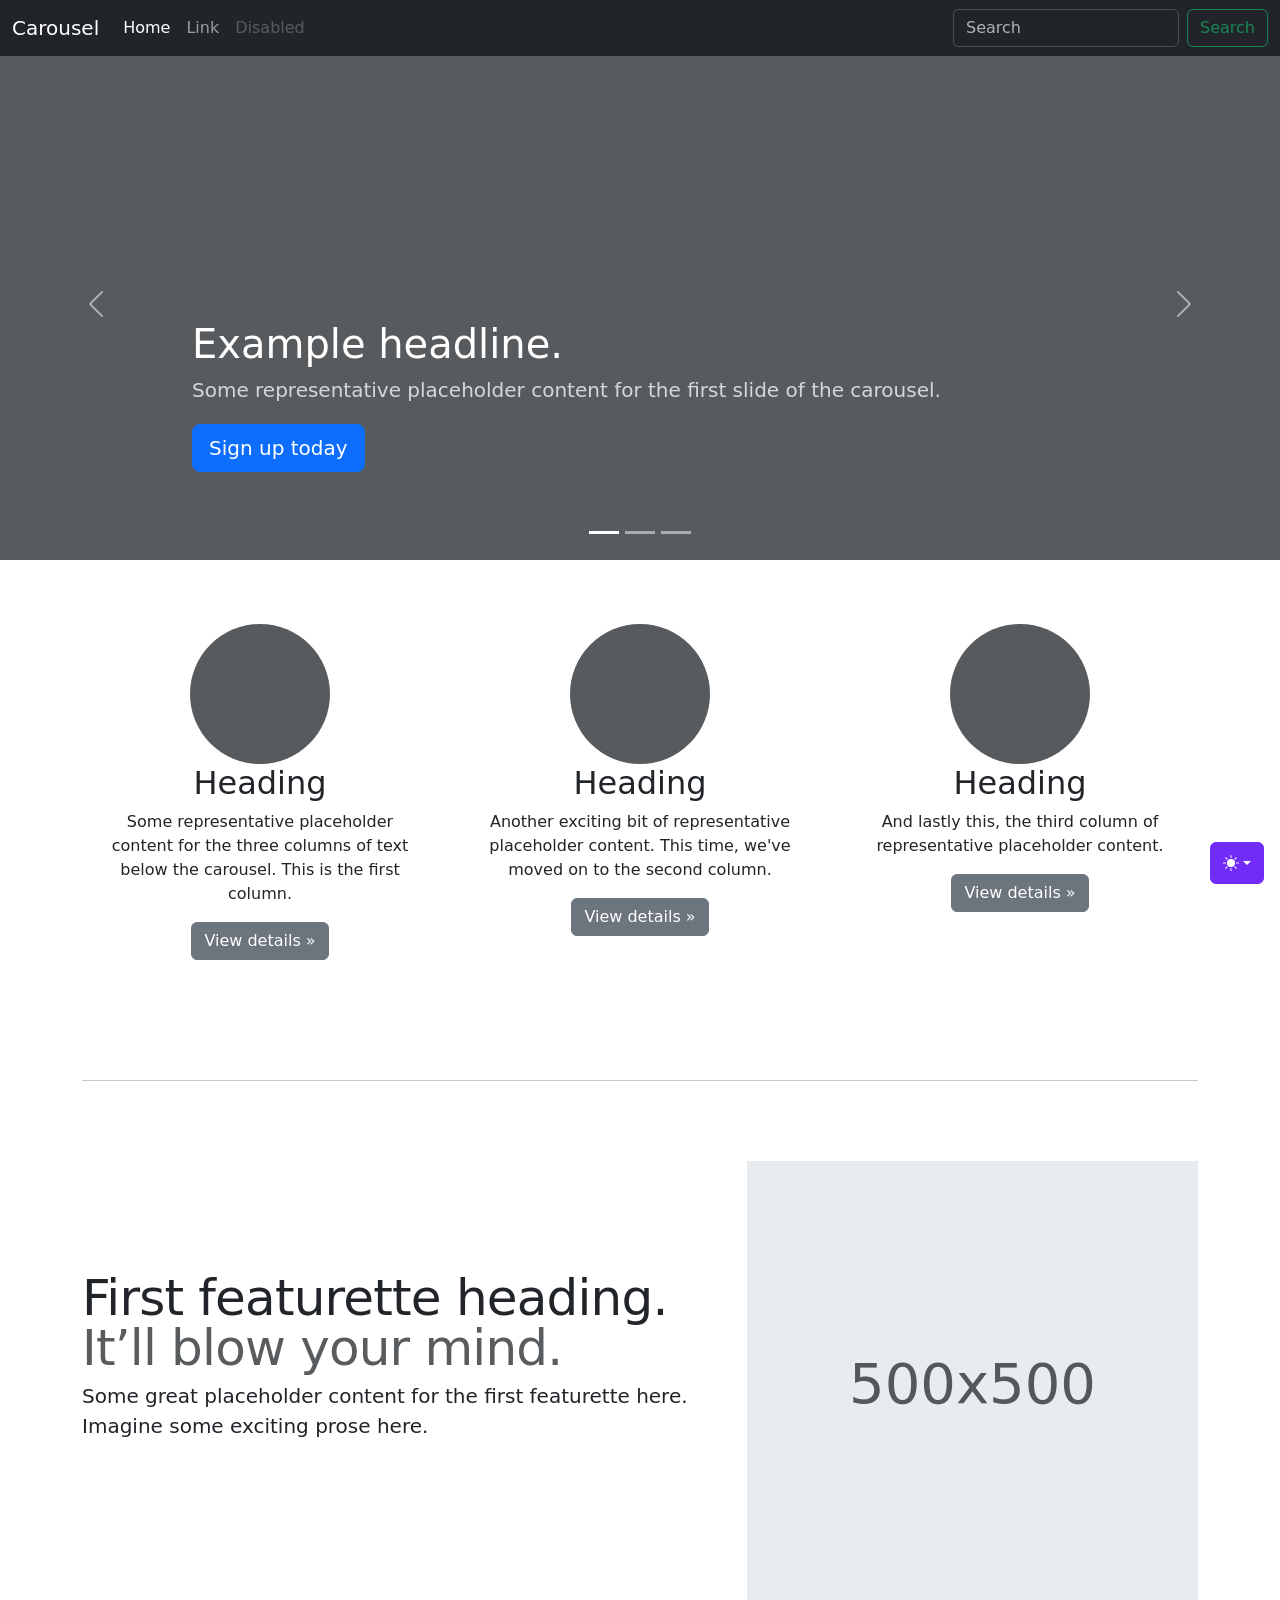
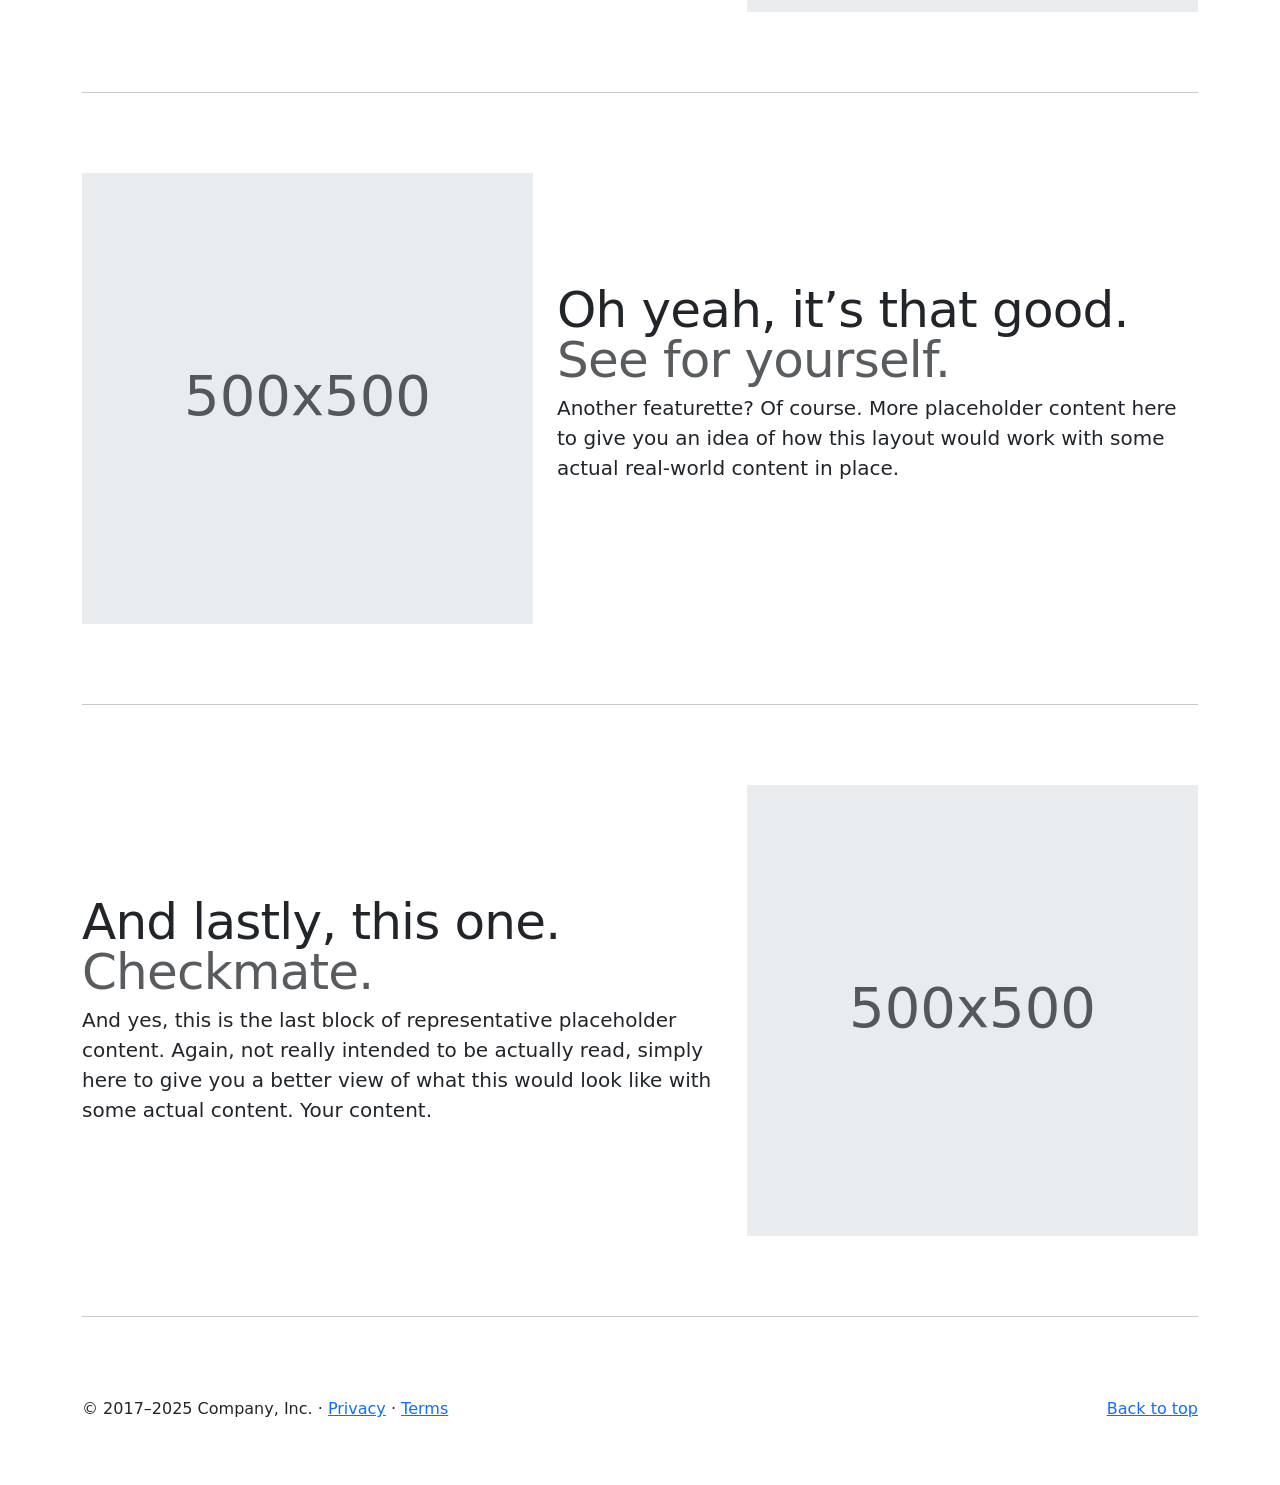
<file: bootstrap-5.3.8-examples/carousel/index.html>
<!doctype html>
<html lang="en" data-bs-theme="auto">
  <head>
    <meta charset="utf-8" />
    <meta name="viewport" content="width=device-width, initial-scale=1" />
    <meta name="description" content="" />
    <meta
      name="author"
      content="Mark Otto, Jacob Thornton, and Bootstrap contributors"
    />
    <meta name="generator" content="Astro v5.13.2" />
    <title>Carousel Template · Bootstrap v5.3</title>
    <link
      rel="canonical"
      href="https://getbootstrap.com/docs/5.3/examples/carousel/"
    />
    <script src="../assets/js/color-modes.js"></script>
    <link href="../assets/dist/css/bootstrap.min.css" rel="stylesheet" />
    <meta name="theme-color" content="#712cf9" />
    <link href="carousel.css" rel="stylesheet" />
    <style>
      .bd-placeholder-img {
        font-size: 1.125rem;
        text-anchor: middle;
        -webkit-user-select: none;
        -moz-user-select: none;
        user-select: none;
      }
      @media (min-width: 768px) {
        .bd-placeholder-img-lg {
          font-size: 3.5rem;
        }
      }
      .b-example-divider {
        width: 100%;
        height: 3rem;
        background-color: #0000001a;
        border: solid rgba(0, 0, 0, 0.15);
        border-width: 1px 0;
        box-shadow:
          inset 0 0.5em 1.5em #0000001a,
          inset 0 0.125em 0.5em #00000026;
      }
      .b-example-vr {
        flex-shrink: 0;
        width: 1.5rem;
        height: 100vh;
      }
      .bi {
        vertical-align: -0.125em;
        fill: currentColor;
      }
      .nav-scroller {
        position: relative;
        z-index: 2;
        height: 2.75rem;
        overflow-y: hidden;
      }
      .nav-scroller .nav {
        display: flex;
        flex-wrap: nowrap;
        padding-bottom: 1rem;
        margin-top: -1px;
        overflow-x: auto;
        text-align: center;
        white-space: nowrap;
        -webkit-overflow-scrolling: touch;
      }
      .btn-bd-primary {
        --bd-violet-bg: #712cf9;
        --bd-violet-rgb: 112.520718, 44.062154, 249.437846;
        --bs-btn-font-weight: 600;
        --bs-btn-color: var(--bs-white);
        --bs-btn-bg: var(--bd-violet-bg);
        --bs-btn-border-color: var(--bd-violet-bg);
        --bs-btn-hover-color: var(--bs-white);
        --bs-btn-hover-bg: #6528e0;
        --bs-btn-hover-border-color: #6528e0;
        --bs-btn-focus-shadow-rgb: var(--bd-violet-rgb);
        --bs-btn-active-color: var(--bs-btn-hover-color);
        --bs-btn-active-bg: #5a23c8;
        --bs-btn-active-border-color: #5a23c8;
      }
      .bd-mode-toggle {
        z-index: 1500;
      }
      .bd-mode-toggle .bi {
        width: 1em;
        height: 1em;
      }
      .bd-mode-toggle .dropdown-menu .active .bi {
        display: block !important;
      }
    </style>
  </head>
  <body>
    <svg xmlns="http://www.w3.org/2000/svg" class="d-none">
      <symbol id="check2" viewBox="0 0 16 16">
        <path
          d="M13.854 3.646a.5.5 0 0 1 0 .708l-7 7a.5.5 0 0 1-.708 0l-3.5-3.5a.5.5 0 1 1 .708-.708L6.5 10.293l6.646-6.647a.5.5 0 0 1 .708 0z"
        ></path>
      </symbol>
      <symbol id="circle-half" viewBox="0 0 16 16">
        <path
          d="M8 15A7 7 0 1 0 8 1v14zm0 1A8 8 0 1 1 8 0a8 8 0 0 1 0 16z"
        ></path>
      </symbol>
      <symbol id="moon-stars-fill" viewBox="0 0 16 16">
        <path
          d="M6 .278a.768.768 0 0 1 .08.858 7.208 7.208 0 0 0-.878 3.46c0 4.021 3.278 7.277 7.318 7.277.527 0 1.04-.055 1.533-.16a.787.787 0 0 1 .81.316.733.733 0 0 1-.031.893A8.349 8.349 0 0 1 8.344 16C3.734 16 0 12.286 0 7.71 0 4.266 2.114 1.312 5.124.06A.752.752 0 0 1 6 .278z"
        ></path>
        <path
          d="M10.794 3.148a.217.217 0 0 1 .412 0l.387 1.162c.173.518.579.924 1.097 1.097l1.162.387a.217.217 0 0 1 0 .412l-1.162.387a1.734 1.734 0 0 0-1.097 1.097l-.387 1.162a.217.217 0 0 1-.412 0l-.387-1.162A1.734 1.734 0 0 0 9.31 6.593l-1.162-.387a.217.217 0 0 1 0-.412l1.162-.387a1.734 1.734 0 0 0 1.097-1.097l.387-1.162zM13.863.099a.145.145 0 0 1 .274 0l.258.774c.115.346.386.617.732.732l.774.258a.145.145 0 0 1 0 .274l-.774.258a1.156 1.156 0 0 0-.732.732l-.258.774a.145.145 0 0 1-.274 0l-.258-.774a1.156 1.156 0 0 0-.732-.732l-.774-.258a.145.145 0 0 1 0-.274l.774-.258c.346-.115.617-.386.732-.732L13.863.1z"
        ></path>
      </symbol>
      <symbol id="sun-fill" viewBox="0 0 16 16">
        <path
          d="M8 12a4 4 0 1 0 0-8 4 4 0 0 0 0 8zM8 0a.5.5 0 0 1 .5.5v2a.5.5 0 0 1-1 0v-2A.5.5 0 0 1 8 0zm0 13a.5.5 0 0 1 .5.5v2a.5.5 0 0 1-1 0v-2A.5.5 0 0 1 8 13zm8-5a.5.5 0 0 1-.5.5h-2a.5.5 0 0 1 0-1h2a.5.5 0 0 1 .5.5zM3 8a.5.5 0 0 1-.5.5h-2a.5.5 0 0 1 0-1h2A.5.5 0 0 1 3 8zm10.657-5.657a.5.5 0 0 1 0 .707l-1.414 1.415a.5.5 0 1 1-.707-.708l1.414-1.414a.5.5 0 0 1 .707 0zm-9.193 9.193a.5.5 0 0 1 0 .707L3.05 13.657a.5.5 0 0 1-.707-.707l1.414-1.414a.5.5 0 0 1 .707 0zm9.193 2.121a.5.5 0 0 1-.707 0l-1.414-1.414a.5.5 0 0 1 .707-.707l1.414 1.414a.5.5 0 0 1 0 .707zM4.464 4.465a.5.5 0 0 1-.707 0L2.343 3.05a.5.5 0 1 1 .707-.707l1.414 1.414a.5.5 0 0 1 0 .708z"
        ></path>
      </symbol>
    </svg>
    <div
      class="dropdown position-fixed bottom-0 end-0 mb-3 me-3 bd-mode-toggle"
    >
      <button
        class="btn btn-bd-primary py-2 dropdown-toggle d-flex align-items-center"
        id="bd-theme"
        type="button"
        aria-expanded="false"
        data-bs-toggle="dropdown"
        aria-label="Toggle theme (auto)"
      >
        <svg class="bi my-1 theme-icon-active" aria-hidden="true">
          <use href="#circle-half"></use>
        </svg>
        <span class="visually-hidden" id="bd-theme-text">Toggle theme</span>
      </button>
      <ul
        class="dropdown-menu dropdown-menu-end shadow"
        aria-labelledby="bd-theme-text"
      >
        <li>
          <button
            type="button"
            class="dropdown-item d-flex align-items-center"
            data-bs-theme-value="light"
            aria-pressed="false"
          >
            <svg class="bi me-2 opacity-50" aria-hidden="true">
              <use href="#sun-fill"></use>
            </svg>
            Light
            <svg class="bi ms-auto d-none" aria-hidden="true">
              <use href="#check2"></use>
            </svg>
          </button>
        </li>
        <li>
          <button
            type="button"
            class="dropdown-item d-flex align-items-center"
            data-bs-theme-value="dark"
            aria-pressed="false"
          >
            <svg class="bi me-2 opacity-50" aria-hidden="true">
              <use href="#moon-stars-fill"></use>
            </svg>
            Dark
            <svg class="bi ms-auto d-none" aria-hidden="true">
              <use href="#check2"></use>
            </svg>
          </button>
        </li>
        <li>
          <button
            type="button"
            class="dropdown-item d-flex align-items-center active"
            data-bs-theme-value="auto"
            aria-pressed="true"
          >
            <svg class="bi me-2 opacity-50" aria-hidden="true">
              <use href="#circle-half"></use>
            </svg>
            Auto
            <svg class="bi ms-auto d-none" aria-hidden="true">
              <use href="#check2"></use>
            </svg>
          </button>
        </li>
      </ul>
    </div>
    <header data-bs-theme="dark">
      <nav class="navbar navbar-expand-md navbar-dark fixed-top bg-dark">
        <div class="container-fluid">
          <a class="navbar-brand" href="#">Carousel</a>
          <button
            class="navbar-toggler"
            type="button"
            data-bs-toggle="collapse"
            data-bs-target="#navbarCollapse"
            aria-controls="navbarCollapse"
            aria-expanded="false"
            aria-label="Toggle navigation"
          >
            <span class="navbar-toggler-icon"></span>
          </button>
          <div class="collapse navbar-collapse" id="navbarCollapse">
            <ul class="navbar-nav me-auto mb-2 mb-md-0">
              <li class="nav-item">
                <a class="nav-link active" aria-current="page" href="#">Home</a>
              </li>
              <li class="nav-item"><a class="nav-link" href="#">Link</a></li>
              <li class="nav-item">
                <a class="nav-link disabled" aria-disabled="true">Disabled</a>
              </li>
            </ul>
            <form class="d-flex" role="search">
              <input
                class="form-control me-2"
                type="search"
                placeholder="Search"
                aria-label="Search"
              />
              <button class="btn btn-outline-success" type="submit">
                Search
              </button>
            </form>
          </div>
        </div>
      </nav>
    </header>
    <main>
      <div id="myCarousel" class="carousel slide mb-6" data-bs-ride="carousel">
        <div class="carousel-indicators">
          <button
            type="button"
            data-bs-target="#myCarousel"
            data-bs-slide-to="0"
            class="active"
            aria-current="true"
            aria-label="Slide 1"
          ></button>
          <button
            type="button"
            data-bs-target="#myCarousel"
            data-bs-slide-to="1"
            aria-label="Slide 2"
          ></button>
          <button
            type="button"
            data-bs-target="#myCarousel"
            data-bs-slide-to="2"
            aria-label="Slide 3"
          ></button>
        </div>
        <div class="carousel-inner">
          <div class="carousel-item active">
            <svg
              aria-hidden="true"
              class="bd-placeholder-img"
              height="100%"
              preserveAspectRatio="xMidYMid slice"
              width="100%"
              xmlns="http://www.w3.org/2000/svg"
            >
              <rect
                width="100%"
                height="100%"
                fill="var(--bs-secondary-color)"
              ></rect>
            </svg>
            <div class="container">
              <div class="carousel-caption text-start">
                <h1>Example headline.</h1>
                <p class="opacity-75">
                  Some representative placeholder content for the first slide of
                  the carousel.
                </p>
                <p>
                  <a class="btn btn-lg btn-primary" href="#">Sign up today</a>
                </p>
              </div>
            </div>
          </div>
          <div class="carousel-item">
            <svg
              aria-hidden="true"
              class="bd-placeholder-img"
              height="100%"
              preserveAspectRatio="xMidYMid slice"
              width="100%"
              xmlns="http://www.w3.org/2000/svg"
            >
              <rect
                width="100%"
                height="100%"
                fill="var(--bs-secondary-color)"
              ></rect>
            </svg>
            <div class="container">
              <div class="carousel-caption">
                <h1>Another example headline.</h1>
                <p>
                  Some representative placeholder content for the second slide
                  of the carousel.
                </p>
                <p><a class="btn btn-lg btn-primary" href="#">Learn more</a></p>
              </div>
            </div>
          </div>
          <div class="carousel-item">
            <svg
              aria-hidden="true"
              class="bd-placeholder-img"
              height="100%"
              preserveAspectRatio="xMidYMid slice"
              width="100%"
              xmlns="http://www.w3.org/2000/svg"
            >
              <rect
                width="100%"
                height="100%"
                fill="var(--bs-secondary-color)"
              ></rect>
            </svg>
            <div class="container">
              <div class="carousel-caption text-end">
                <h1>One more for good measure.</h1>
                <p>
                  Some representative placeholder content for the third slide of
                  this carousel.
                </p>
                <p>
                  <a class="btn btn-lg btn-primary" href="#">Browse gallery</a>
                </p>
              </div>
            </div>
          </div>
        </div>
        <button
          class="carousel-control-prev"
          type="button"
          data-bs-target="#myCarousel"
          data-bs-slide="prev"
        >
          <span class="carousel-control-prev-icon" aria-hidden="true"></span>
          <span class="visually-hidden">Previous</span>
        </button>
        <button
          class="carousel-control-next"
          type="button"
          data-bs-target="#myCarousel"
          data-bs-slide="next"
        >
          <span class="carousel-control-next-icon" aria-hidden="true"></span>
          <span class="visually-hidden">Next</span>
        </button>
      </div>
      <!-- Marketing messaging and featurettes
  ================================================== -->
      <!-- Wrap the rest of the page in another container to center all the content. -->
      <div class="container marketing">
        <!-- Three columns of text below the carousel -->
        <div class="row">
          <div class="col-lg-4">
            <svg
              aria-label="Placeholder"
              class="bd-placeholder-img rounded-circle"
              height="140"
              preserveAspectRatio="xMidYMid slice"
              role="img"
              width="140"
              xmlns="http://www.w3.org/2000/svg"
            >
              <title>Placeholder</title>
              <rect
                width="100%"
                height="100%"
                fill="var(--bs-secondary-color)"
              ></rect>
            </svg>
            <h2 class="fw-normal">Heading</h2>
            <p>
              Some representative placeholder content for the three columns of
              text below the carousel. This is the first column.
            </p>
            <p>
              <a class="btn btn-secondary" href="#">View details &raquo;</a>
            </p>
          </div>
          <!-- /.col-lg-4 -->
          <div class="col-lg-4">
            <svg
              aria-label="Placeholder"
              class="bd-placeholder-img rounded-circle"
              height="140"
              preserveAspectRatio="xMidYMid slice"
              role="img"
              width="140"
              xmlns="http://www.w3.org/2000/svg"
            >
              <title>Placeholder</title>
              <rect
                width="100%"
                height="100%"
                fill="var(--bs-secondary-color)"
              ></rect>
            </svg>
            <h2 class="fw-normal">Heading</h2>
            <p>
              Another exciting bit of representative placeholder content. This
              time, we've moved on to the second column.
            </p>
            <p>
              <a class="btn btn-secondary" href="#">View details &raquo;</a>
            </p>
          </div>
          <!-- /.col-lg-4 -->
          <div class="col-lg-4">
            <svg
              aria-label="Placeholder"
              class="bd-placeholder-img rounded-circle"
              height="140"
              preserveAspectRatio="xMidYMid slice"
              role="img"
              width="140"
              xmlns="http://www.w3.org/2000/svg"
            >
              <title>Placeholder</title>
              <rect
                width="100%"
                height="100%"
                fill="var(--bs-secondary-color)"
              ></rect>
            </svg>
            <h2 class="fw-normal">Heading</h2>
            <p>
              And lastly this, the third column of representative placeholder
              content.
            </p>
            <p>
              <a class="btn btn-secondary" href="#">View details &raquo;</a>
            </p>
          </div>
          <!-- /.col-lg-4 -->
        </div>
        <!-- /.row -->
        <!-- START THE FEATURETTES -->
        <hr class="featurette-divider" />
        <div class="row featurette">
          <div class="col-md-7">
            <h2 class="featurette-heading fw-normal lh-1">
              First featurette heading.
              <span class="text-body-secondary">It’ll blow your mind.</span>
            </h2>
            <p class="lead">
              Some great placeholder content for the first featurette here.
              Imagine some exciting prose here.
            </p>
          </div>
          <div class="col-md-5">
            <svg
              aria-label="Placeholder: 500x500"
              class="bd-placeholder-img bd-placeholder-img-lg featurette-image img-fluid mx-auto"
              height="500"
              preserveAspectRatio="xMidYMid slice"
              role="img"
              width="500"
              xmlns="http://www.w3.org/2000/svg"
            >
              <title>Placeholder</title>
              <rect
                width="100%"
                height="100%"
                fill="var(--bs-secondary-bg)"
              ></rect>
              <text x="50%" y="50%" fill="var(--bs-secondary-color)" dy=".3em">
                500x500
              </text>
            </svg>
          </div>
        </div>
        <hr class="featurette-divider" />
        <div class="row featurette">
          <div class="col-md-7 order-md-2">
            <h2 class="featurette-heading fw-normal lh-1">
              Oh yeah, it’s that good.
              <span class="text-body-secondary">See for yourself.</span>
            </h2>
            <p class="lead">
              Another featurette? Of course. More placeholder content here to
              give you an idea of how this layout would work with some actual
              real-world content in place.
            </p>
          </div>
          <div class="col-md-5 order-md-1">
            <svg
              aria-label="Placeholder: 500x500"
              class="bd-placeholder-img bd-placeholder-img-lg featurette-image img-fluid mx-auto"
              height="500"
              preserveAspectRatio="xMidYMid slice"
              role="img"
              width="500"
              xmlns="http://www.w3.org/2000/svg"
            >
              <title>Placeholder</title>
              <rect
                width="100%"
                height="100%"
                fill="var(--bs-secondary-bg)"
              ></rect>
              <text x="50%" y="50%" fill="var(--bs-secondary-color)" dy=".3em">
                500x500
              </text>
            </svg>
          </div>
        </div>
        <hr class="featurette-divider" />
        <div class="row featurette">
          <div class="col-md-7">
            <h2 class="featurette-heading fw-normal lh-1">
              And lastly, this one.
              <span class="text-body-secondary">Checkmate.</span>
            </h2>
            <p class="lead">
              And yes, this is the last block of representative placeholder
              content. Again, not really intended to be actually read, simply
              here to give you a better view of what this would look like with
              some actual content. Your content.
            </p>
          </div>
          <div class="col-md-5">
            <svg
              aria-label="Placeholder: 500x500"
              class="bd-placeholder-img bd-placeholder-img-lg featurette-image img-fluid mx-auto"
              height="500"
              preserveAspectRatio="xMidYMid slice"
              role="img"
              width="500"
              xmlns="http://www.w3.org/2000/svg"
            >
              <title>Placeholder</title>
              <rect
                width="100%"
                height="100%"
                fill="var(--bs-secondary-bg)"
              ></rect>
              <text x="50%" y="50%" fill="var(--bs-secondary-color)" dy=".3em">
                500x500
              </text>
            </svg>
          </div>
        </div>
        <hr class="featurette-divider" />
        <!-- /END THE FEATURETTES -->
      </div>
      <!-- /.container -->
      <!-- FOOTER -->
      <footer class="container">
        <p class="float-end"><a href="#">Back to top</a></p>
        <p>
          &copy; 2017–2025 Company, Inc. &middot;
          <a href="#">Privacy</a> &middot; <a href="#">Terms</a>
        </p>
      </footer>
    </main>
    <script
      src="../assets/dist/js/bootstrap.bundle.min.js"
      class="astro-vvvwv3sm"
    ></script>
  </body>
</html>
</file>
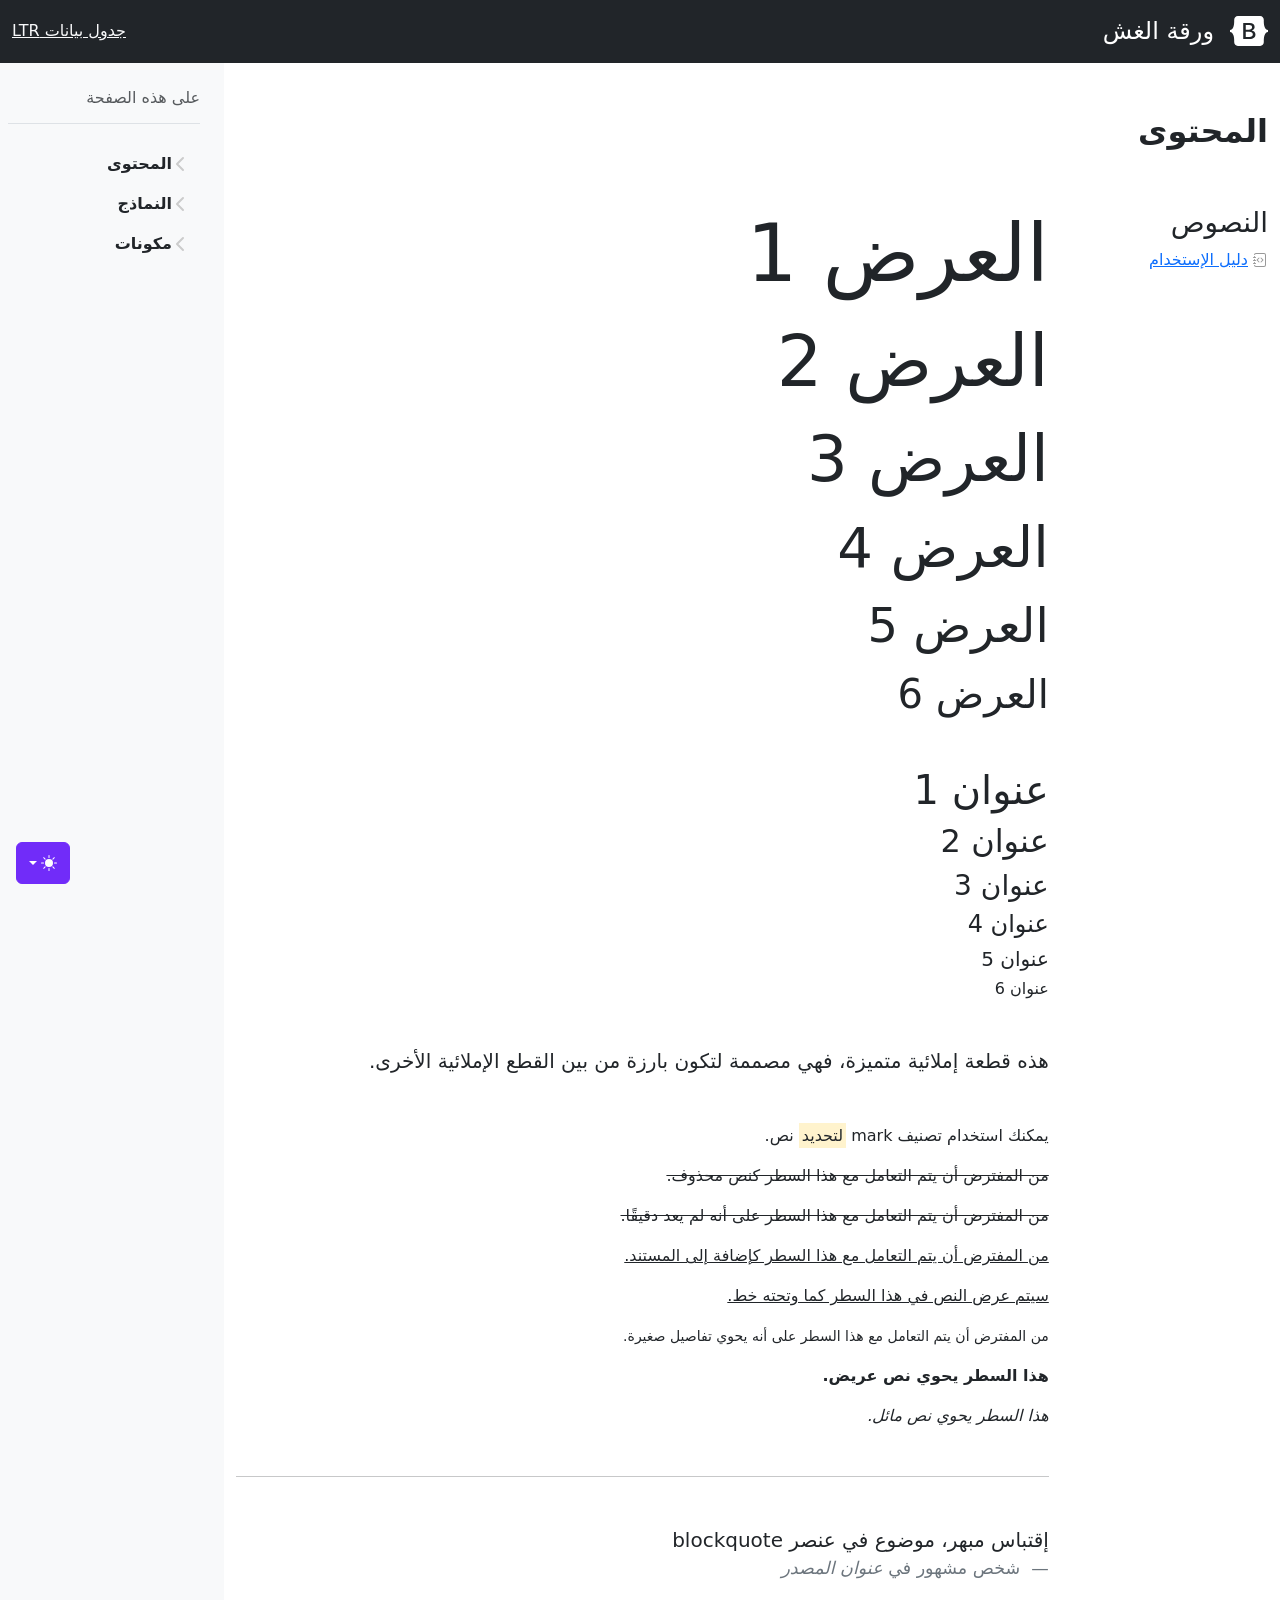
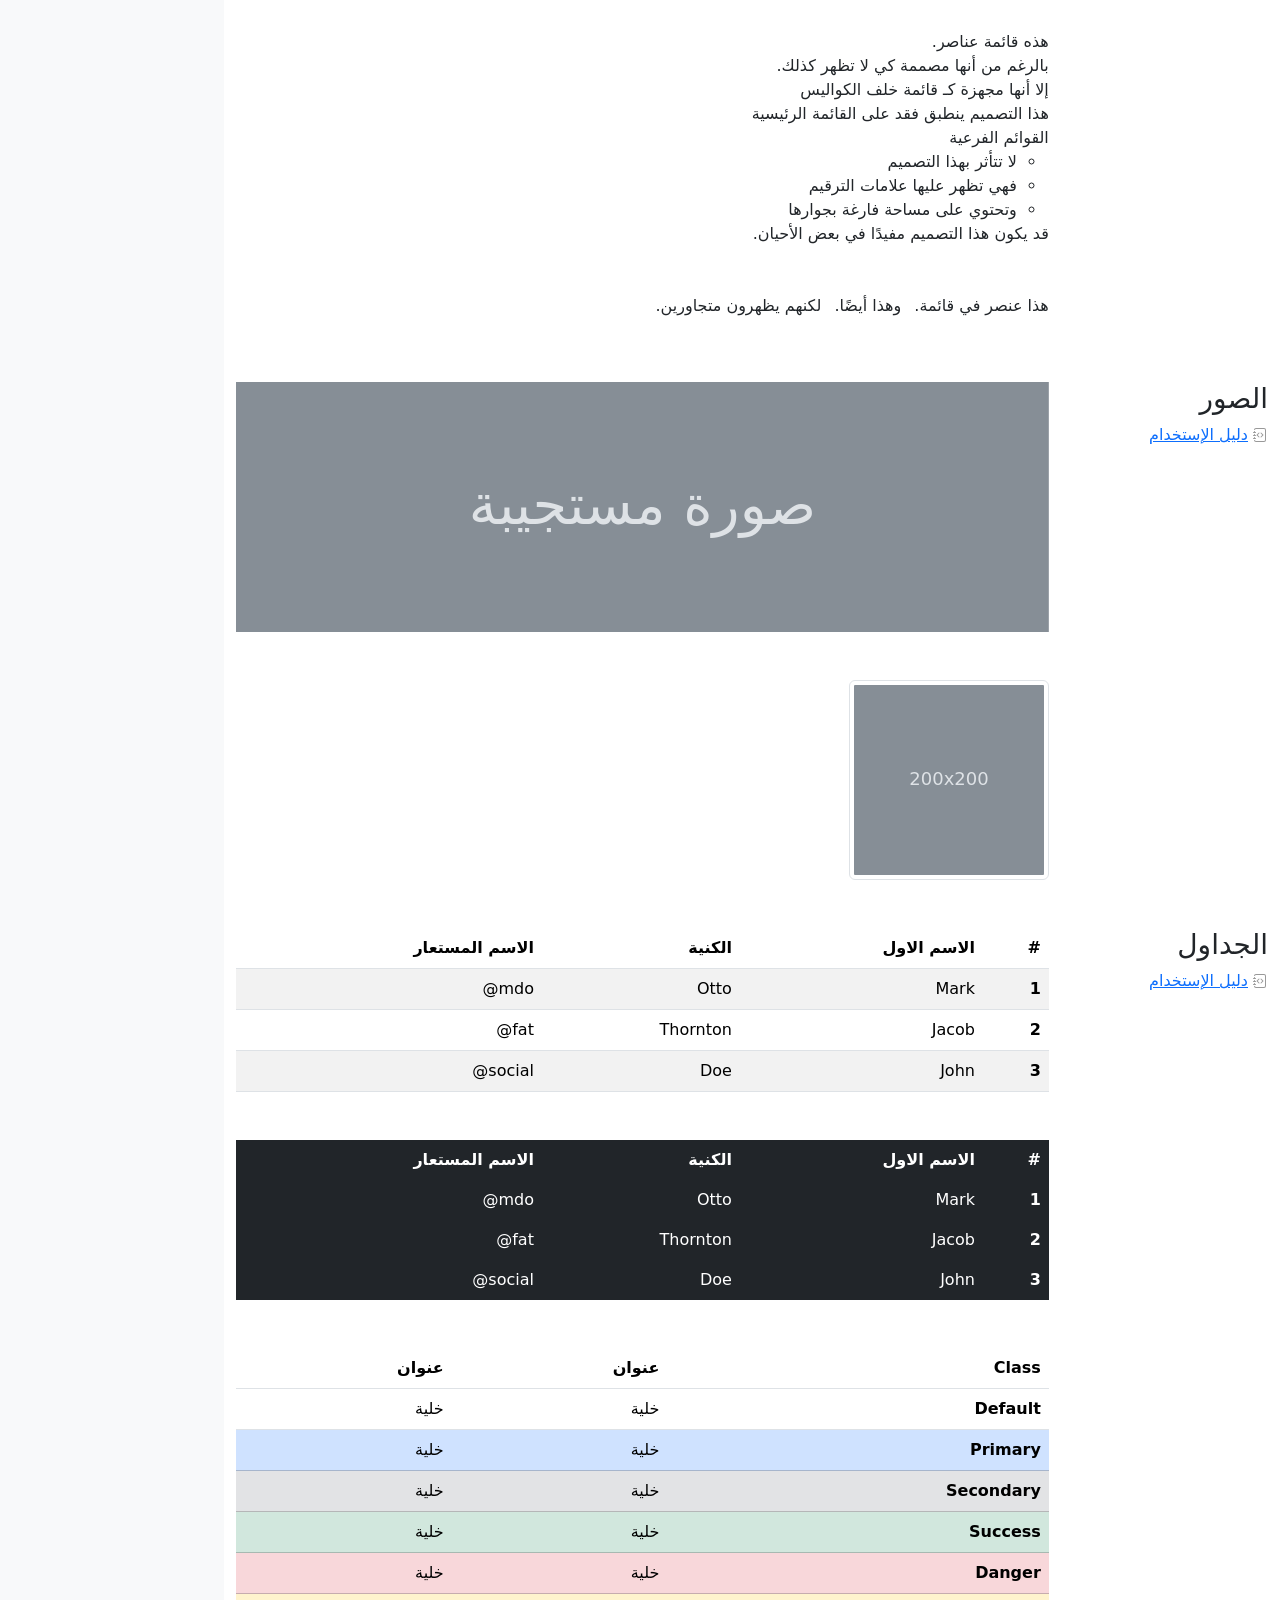
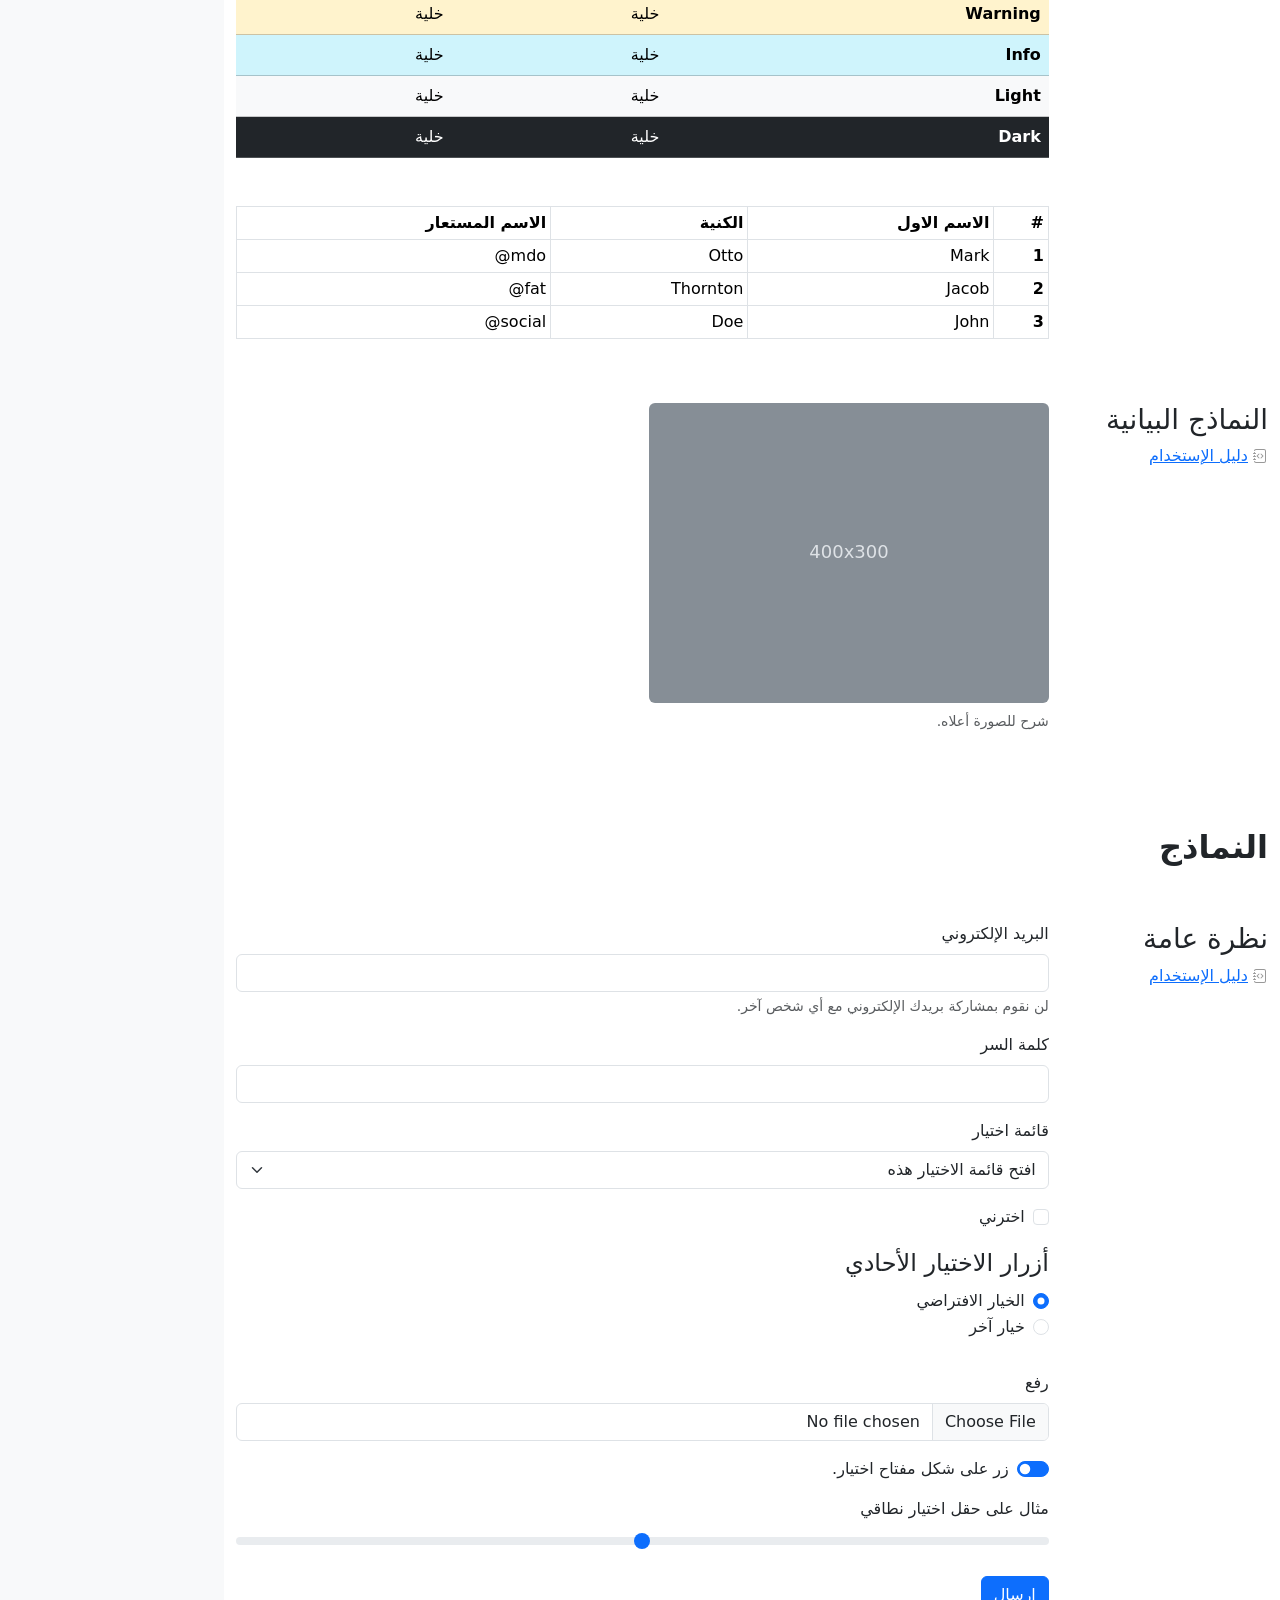
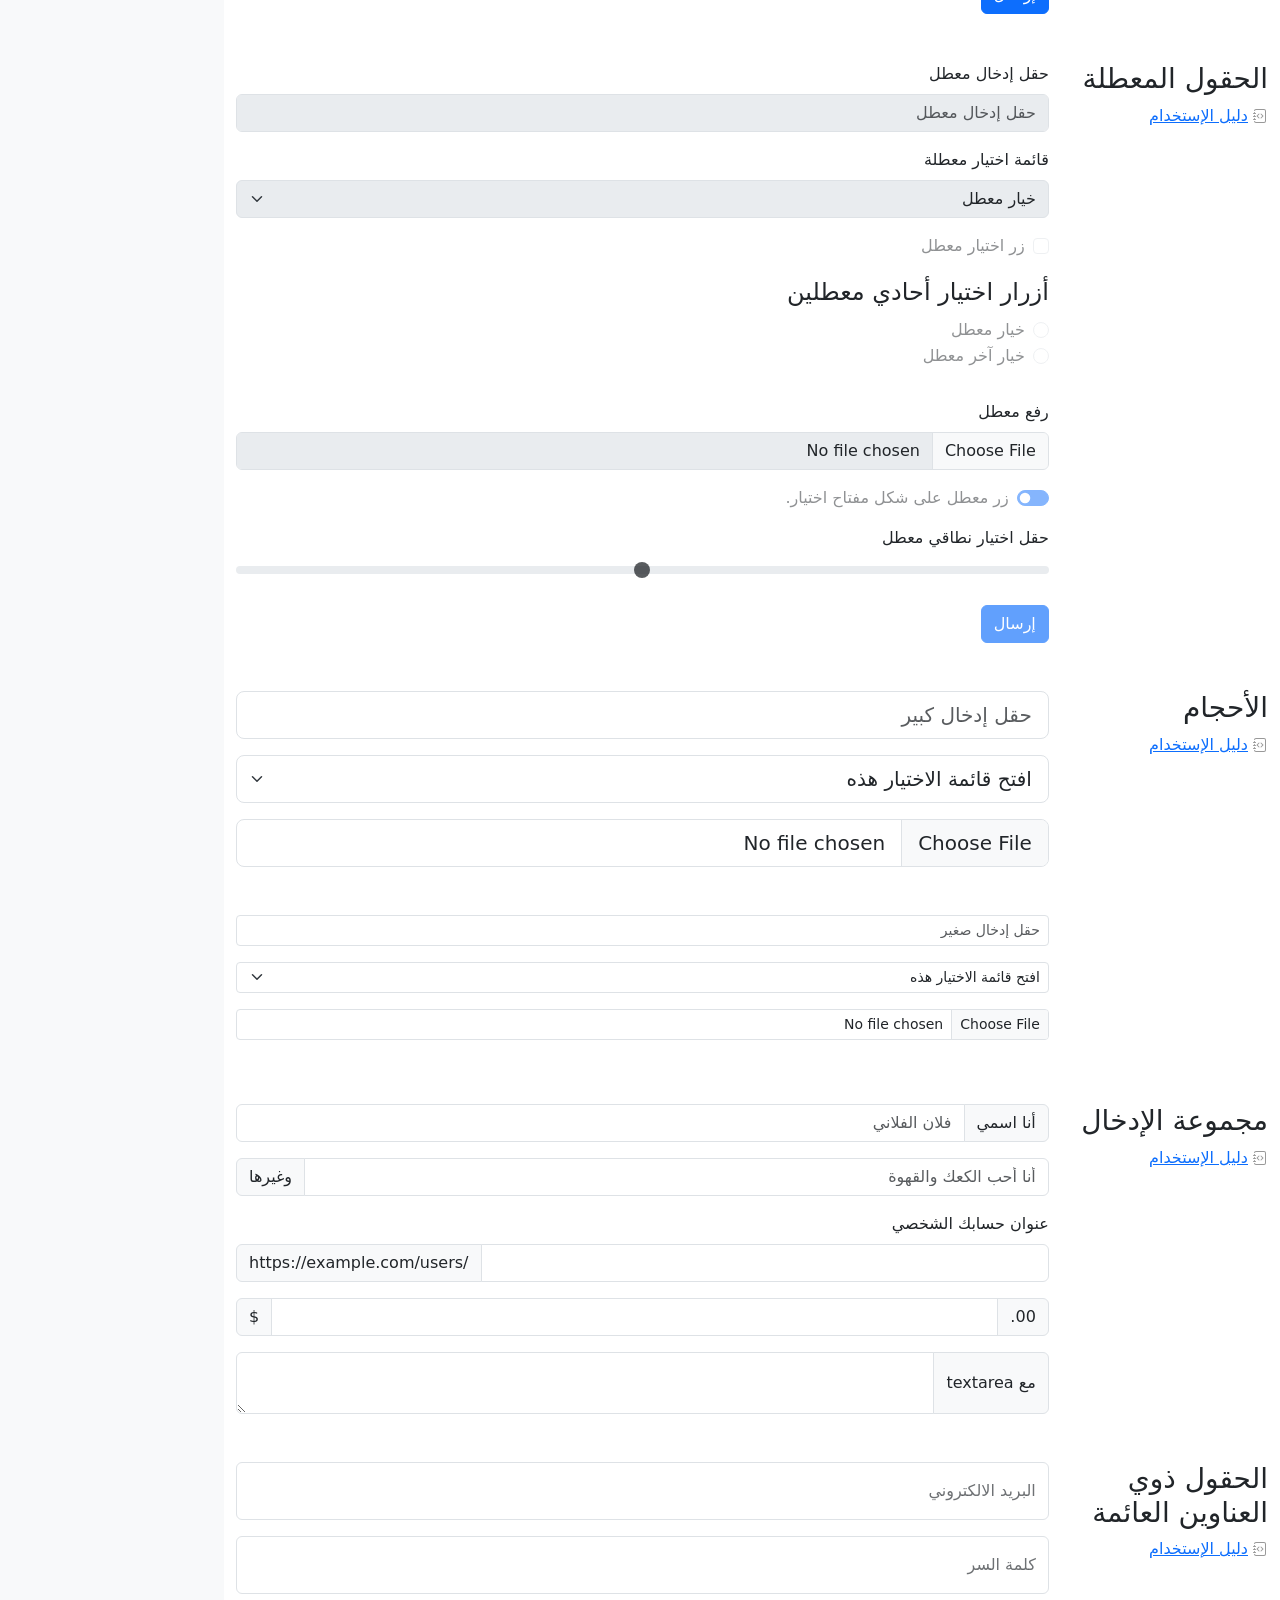
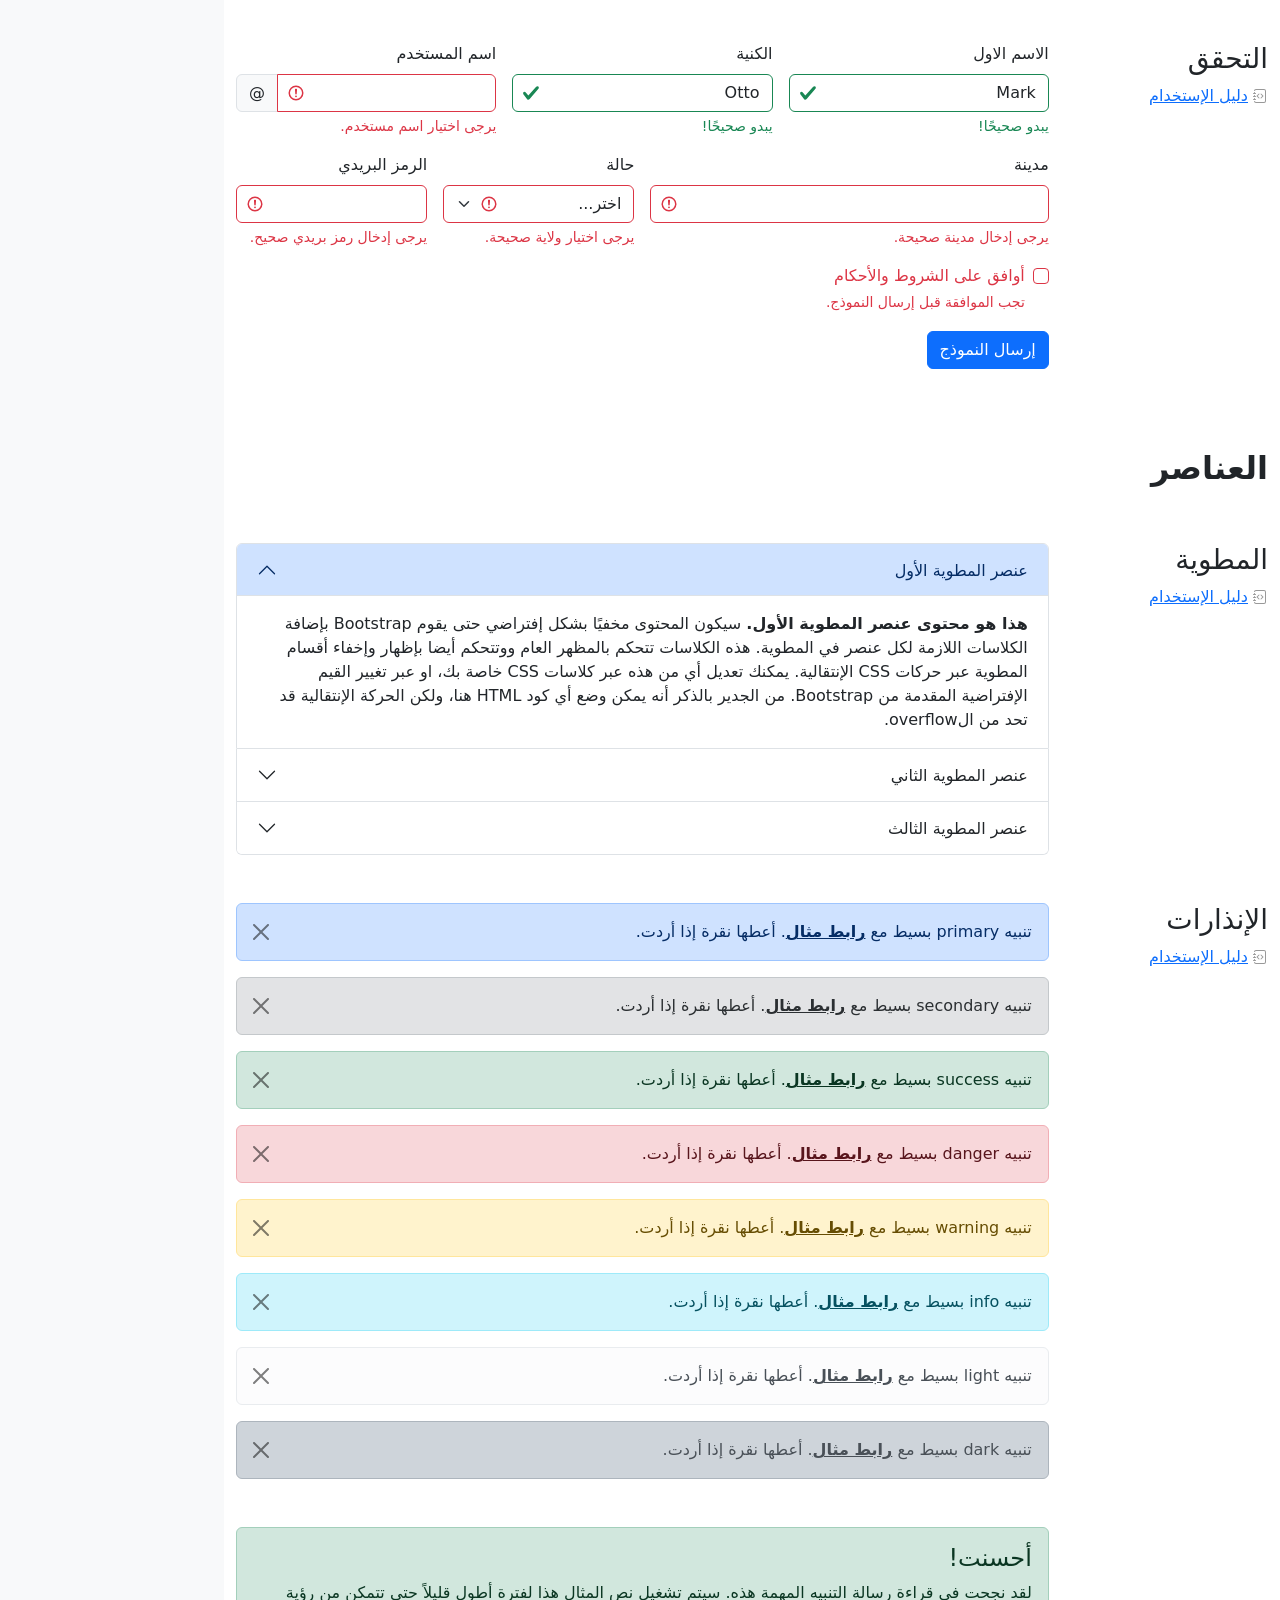
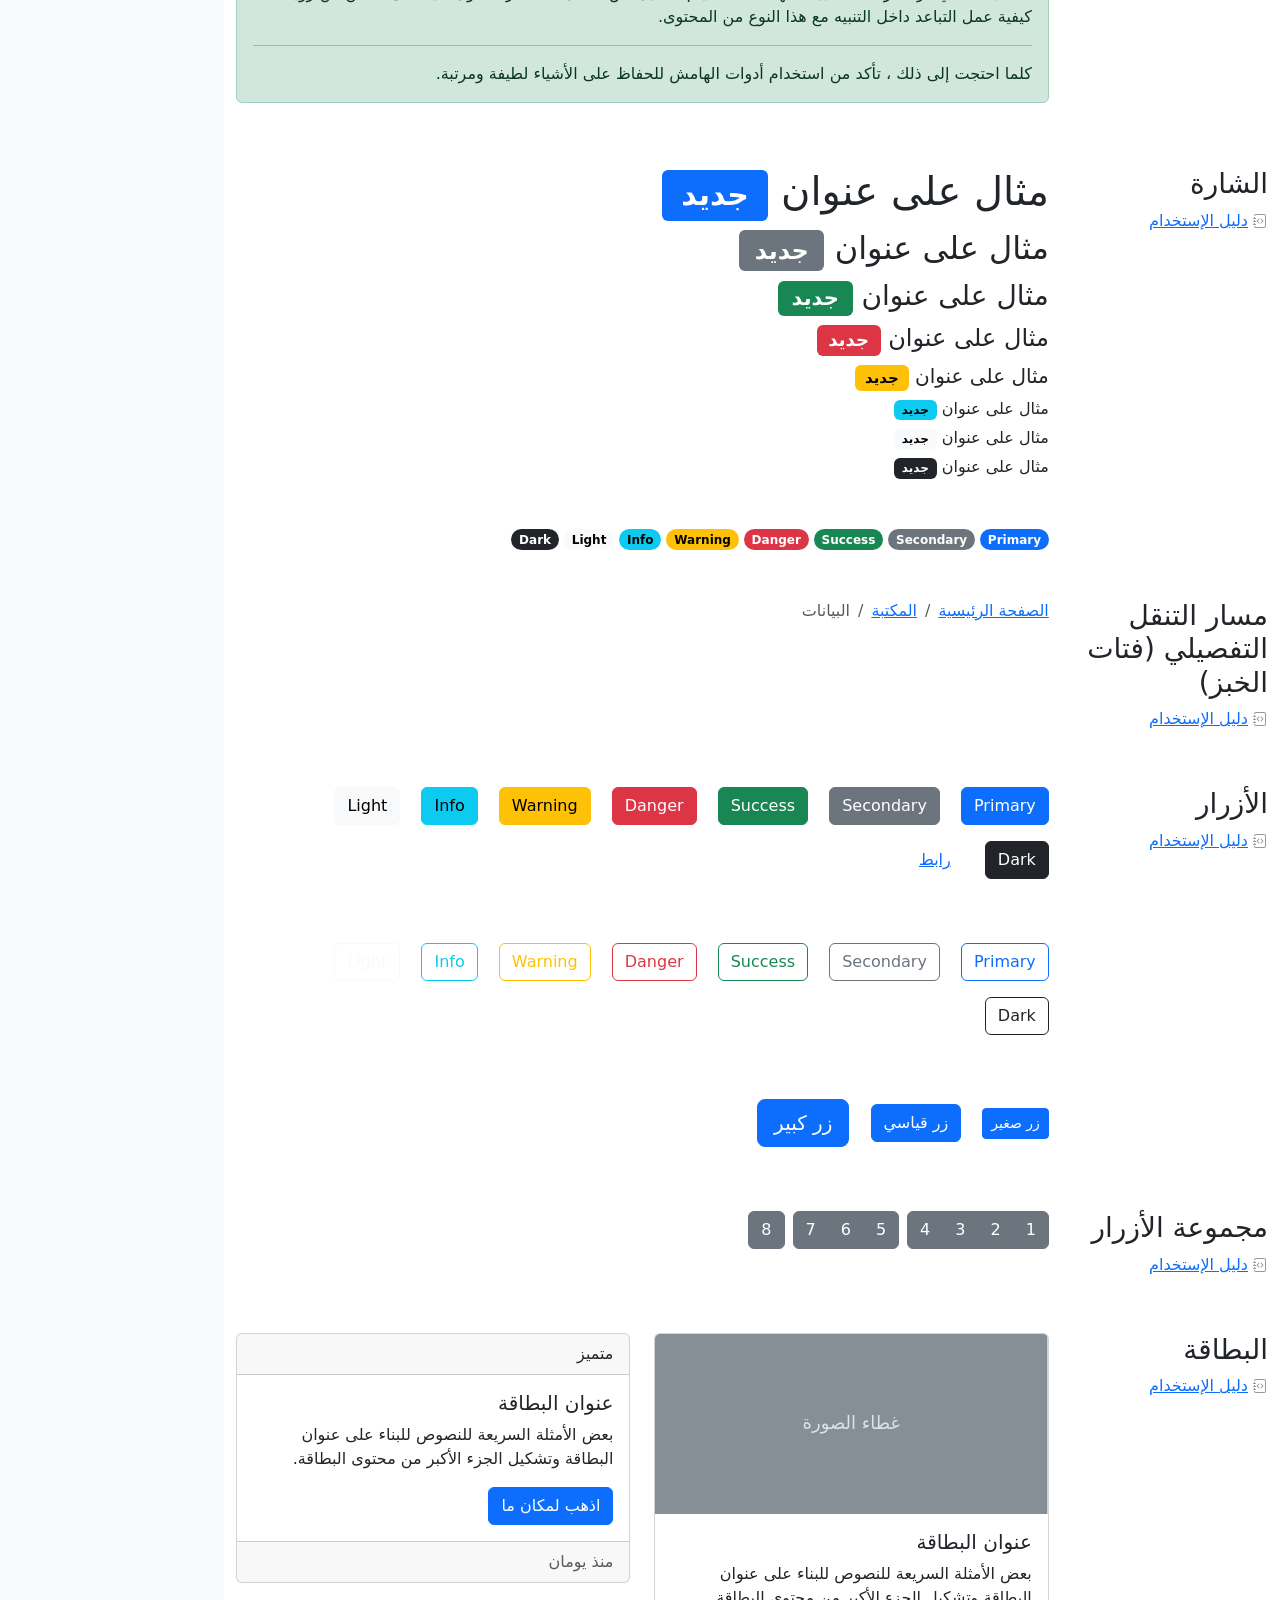
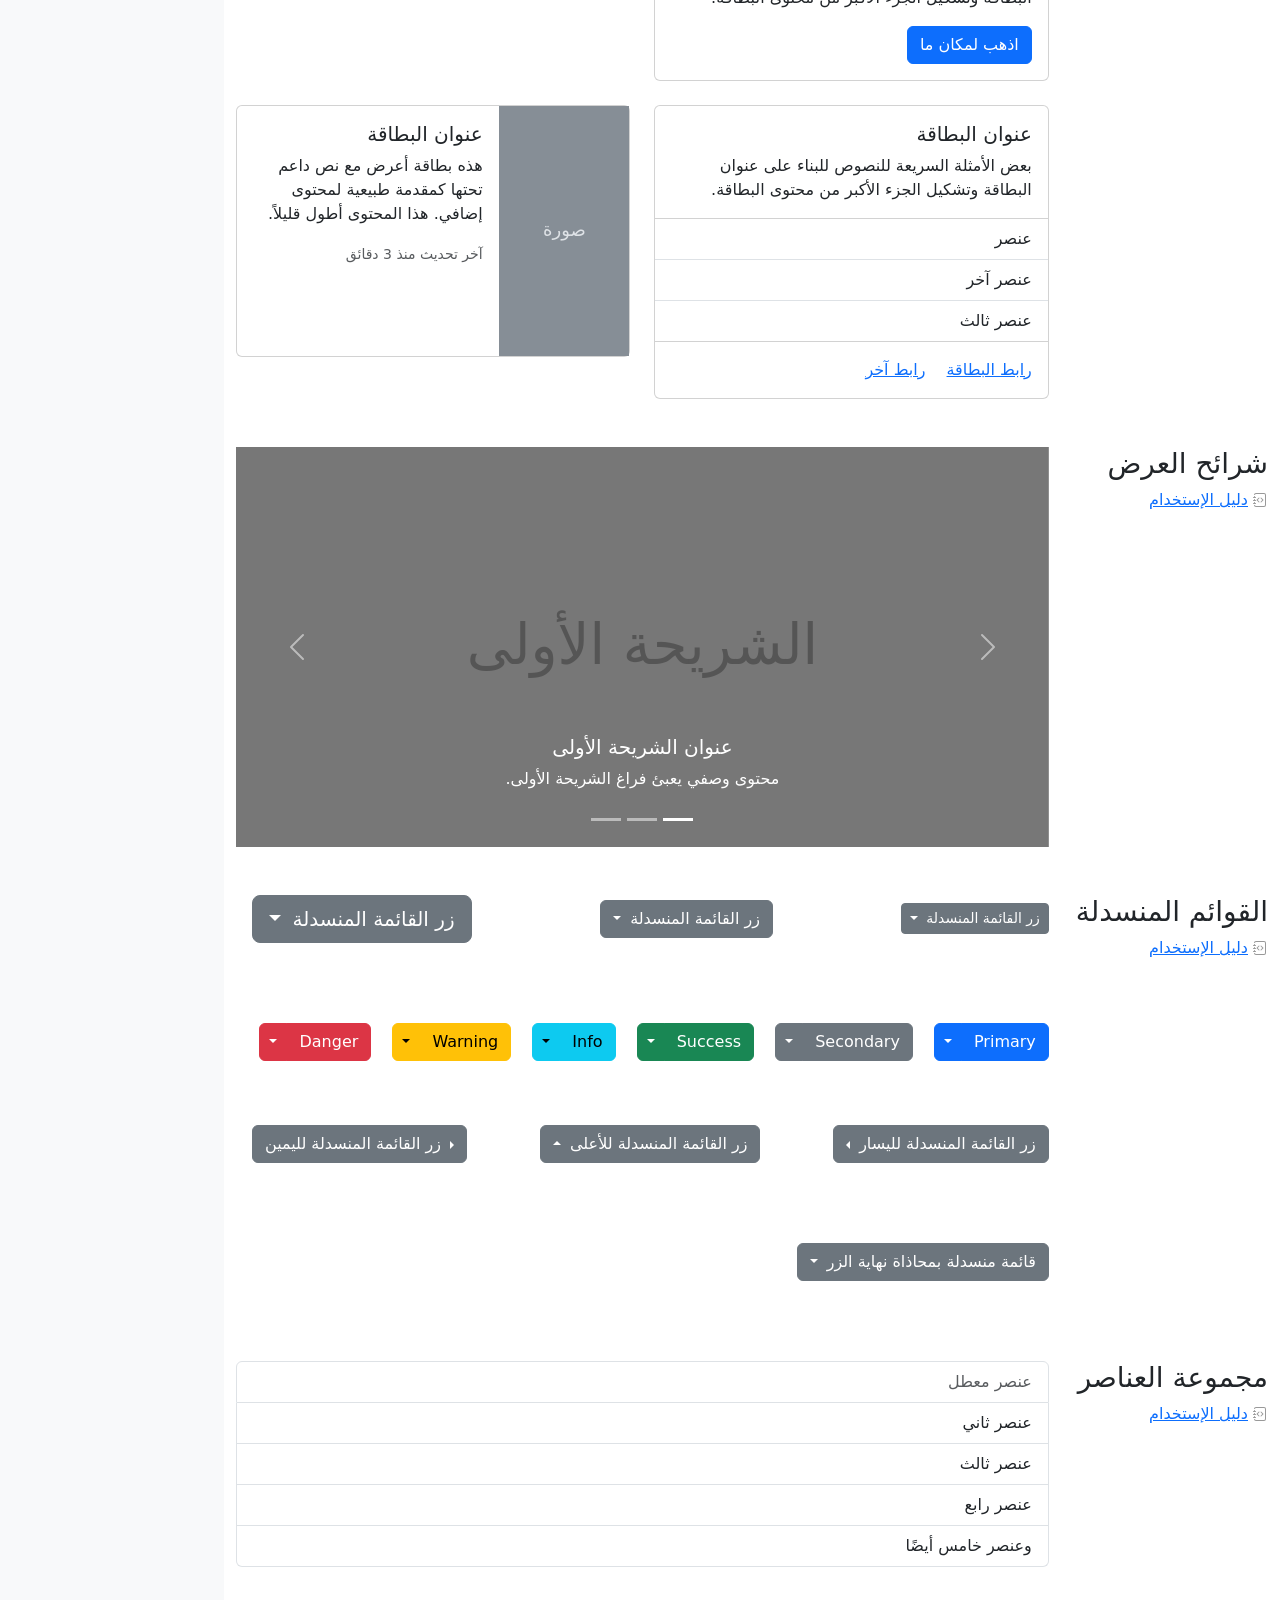
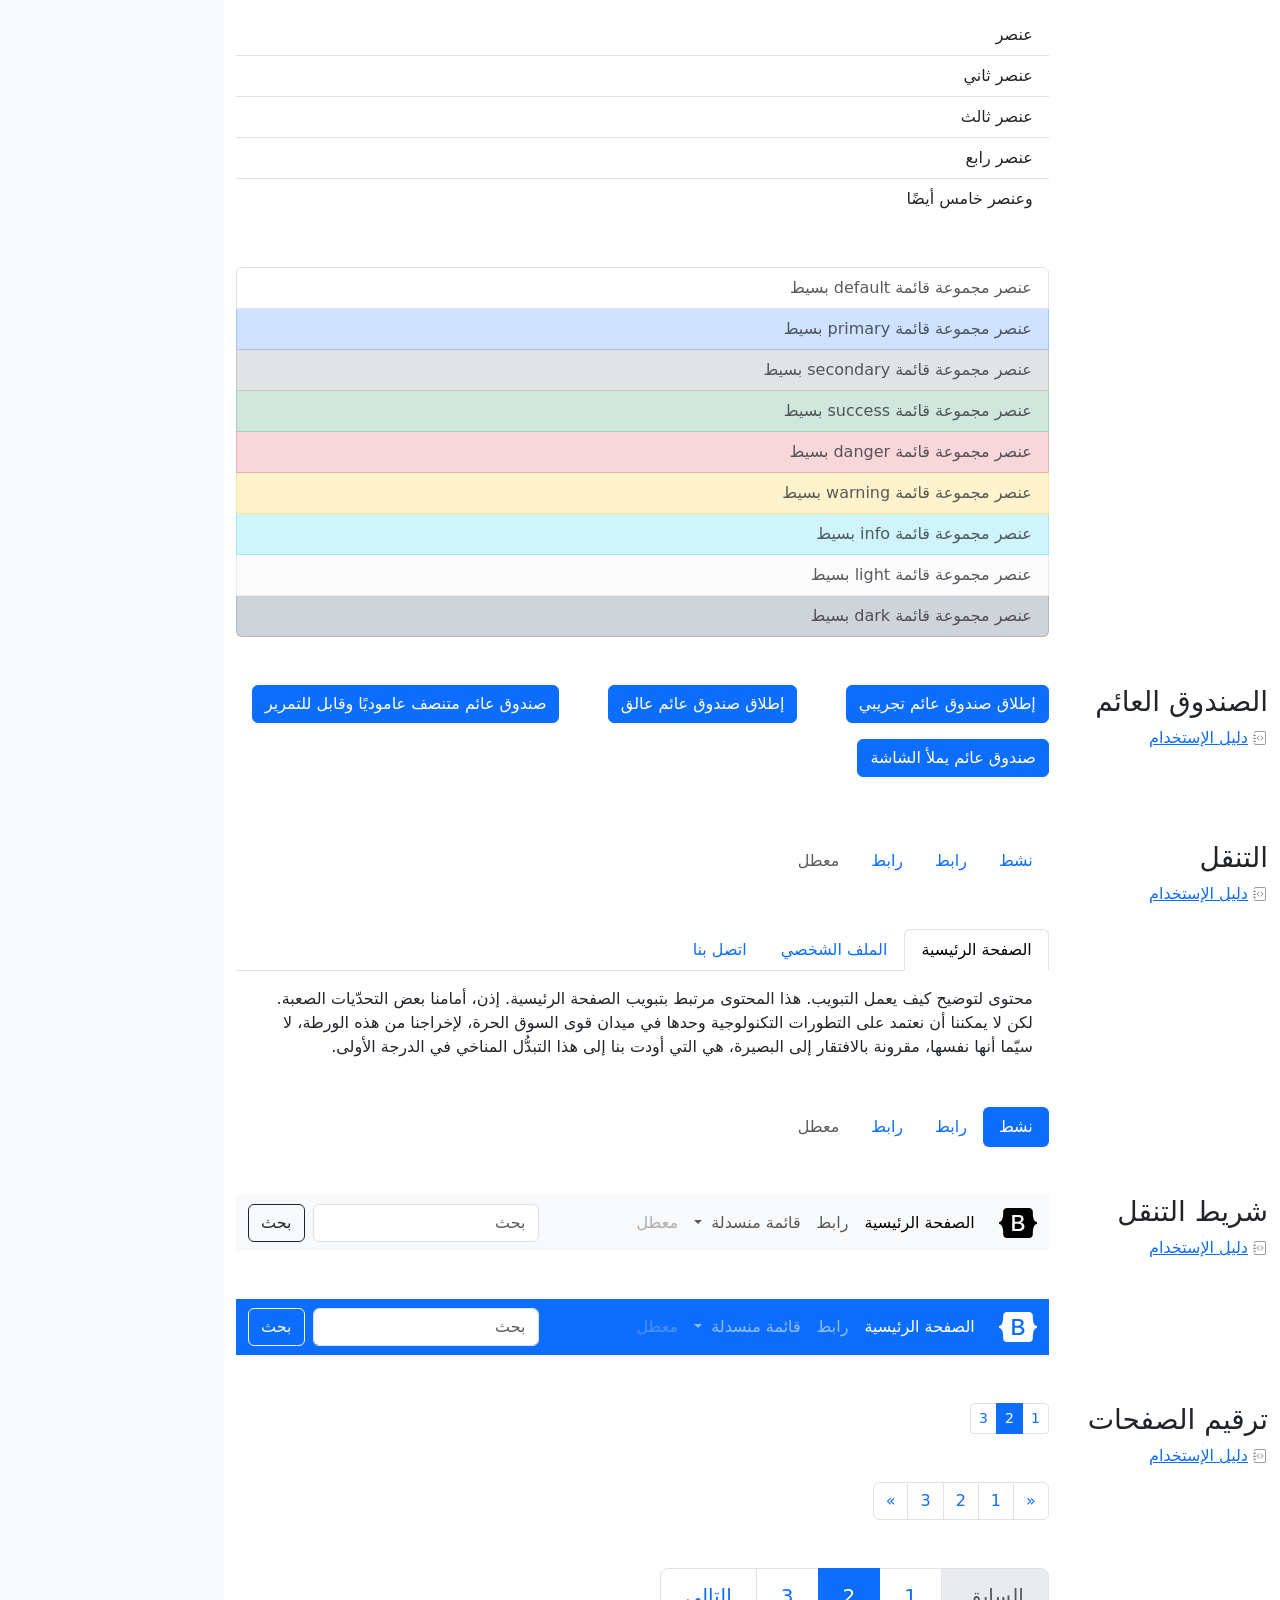
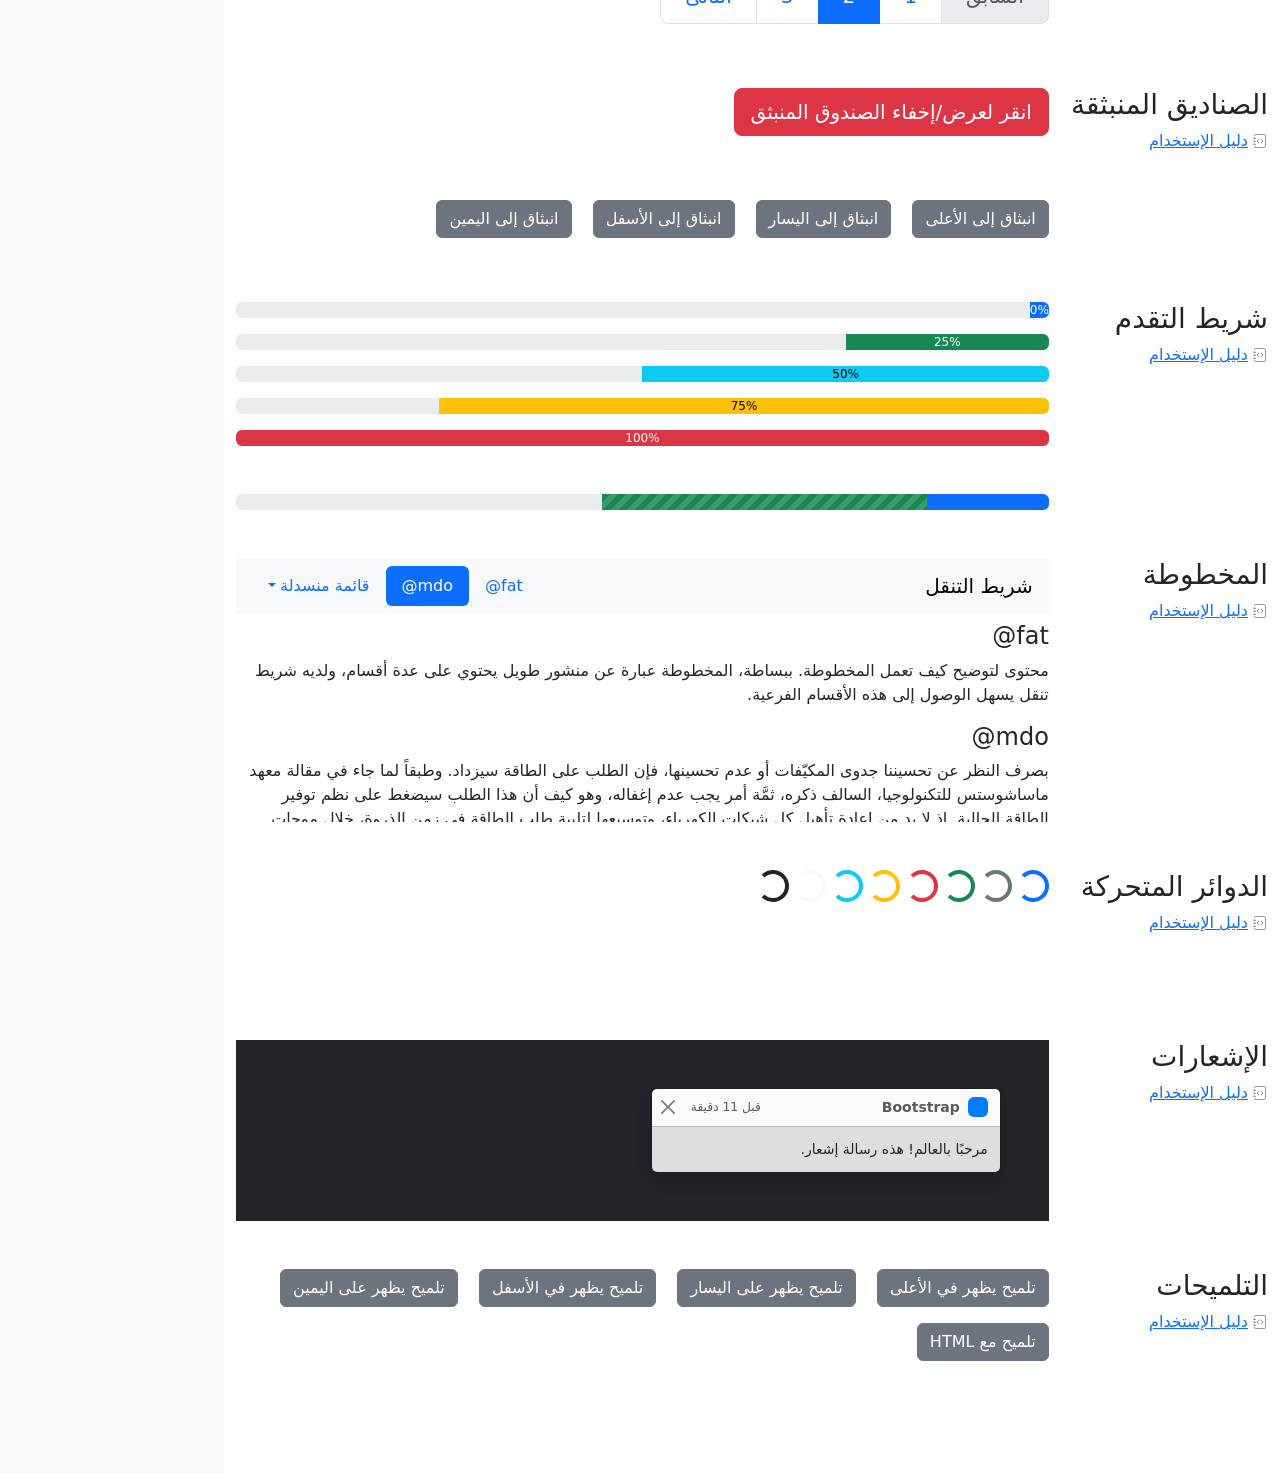
<file: bootstrap-5.3.8-examples/cheatsheet-rtl/index.html>
<!doctype html>
<html lang="ar" dir="rtl" data-bs-theme="auto">
  <head>
    <meta charset="utf-8" />
    <meta name="viewport" content="width=device-width, initial-scale=1" />
    <meta name="description" content="" />
    <meta
      name="author"
      content="Mark Otto, Jacob Thornton, and Bootstrap contributors"
    />
    <meta name="generator" content="Astro v5.13.2" />
    <title>ورقة الغش · Bootstrap v5.3</title>
    <link
      rel="canonical"
      href="https://getbootstrap.com/docs/5.3/examples/cheatsheet-rtl/"
    />
    <script src="../assets/js/color-modes.js"></script>
    <link href="../assets/dist/css/bootstrap.rtl.min.css" rel="stylesheet" />
    <meta name="theme-color" content="#712cf9" />
    <link href="../cheatsheet/cheatsheet.rtl.css" rel="stylesheet" />
    <style>
      .bd-placeholder-img {
        font-size: 1.125rem;
        text-anchor: middle;
        -webkit-user-select: none;
        -moz-user-select: none;
        user-select: none;
      }
      @media (min-width: 768px) {
        .bd-placeholder-img-lg {
          font-size: 3.5rem;
        }
      }
      .b-example-divider {
        width: 100%;
        height: 3rem;
        background-color: #0000001a;
        border: solid rgba(0, 0, 0, 0.15);
        border-width: 1px 0;
        box-shadow:
          inset 0 0.5em 1.5em #0000001a,
          inset 0 0.125em 0.5em #00000026;
      }
      .b-example-vr {
        flex-shrink: 0;
        width: 1.5rem;
        height: 100vh;
      }
      .bi {
        vertical-align: -0.125em;
        fill: currentColor;
      }
      .nav-scroller {
        position: relative;
        z-index: 2;
        height: 2.75rem;
        overflow-y: hidden;
      }
      .nav-scroller .nav {
        display: flex;
        flex-wrap: nowrap;
        padding-bottom: 1rem;
        margin-top: -1px;
        overflow-x: auto;
        text-align: center;
        white-space: nowrap;
        -webkit-overflow-scrolling: touch;
      }
      .btn-bd-primary {
        --bd-violet-bg: #712cf9;
        --bd-violet-rgb: 112.520718, 44.062154, 249.437846;
        --bs-btn-font-weight: 600;
        --bs-btn-color: var(--bs-white);
        --bs-btn-bg: var(--bd-violet-bg);
        --bs-btn-border-color: var(--bd-violet-bg);
        --bs-btn-hover-color: var(--bs-white);
        --bs-btn-hover-bg: #6528e0;
        --bs-btn-hover-border-color: #6528e0;
        --bs-btn-focus-shadow-rgb: var(--bd-violet-rgb);
        --bs-btn-active-color: var(--bs-btn-hover-color);
        --bs-btn-active-bg: #5a23c8;
        --bs-btn-active-border-color: #5a23c8;
      }
      .bd-mode-toggle {
        z-index: 1500;
      }
      .bd-mode-toggle .bi {
        width: 1em;
        height: 1em;
      }
      .bd-mode-toggle .dropdown-menu .active .bi {
        display: block !important;
      }
    </style>
  </head>
  <body class="bg-body-tertiary">
    <svg xmlns="http://www.w3.org/2000/svg" class="d-none">
      <symbol id="check2" viewBox="0 0 16 16">
        <path
          d="M13.854 3.646a.5.5 0 0 1 0 .708l-7 7a.5.5 0 0 1-.708 0l-3.5-3.5a.5.5 0 1 1 .708-.708L6.5 10.293l6.646-6.647a.5.5 0 0 1 .708 0z"
        ></path>
      </symbol>
      <symbol id="circle-half" viewBox="0 0 16 16">
        <path
          d="M8 15A7 7 0 1 0 8 1v14zm0 1A8 8 0 1 1 8 0a8 8 0 0 1 0 16z"
        ></path>
      </symbol>
      <symbol id="moon-stars-fill" viewBox="0 0 16 16">
        <path
          d="M6 .278a.768.768 0 0 1 .08.858 7.208 7.208 0 0 0-.878 3.46c0 4.021 3.278 7.277 7.318 7.277.527 0 1.04-.055 1.533-.16a.787.787 0 0 1 .81.316.733.733 0 0 1-.031.893A8.349 8.349 0 0 1 8.344 16C3.734 16 0 12.286 0 7.71 0 4.266 2.114 1.312 5.124.06A.752.752 0 0 1 6 .278z"
        ></path>
        <path
          d="M10.794 3.148a.217.217 0 0 1 .412 0l.387 1.162c.173.518.579.924 1.097 1.097l1.162.387a.217.217 0 0 1 0 .412l-1.162.387a1.734 1.734 0 0 0-1.097 1.097l-.387 1.162a.217.217 0 0 1-.412 0l-.387-1.162A1.734 1.734 0 0 0 9.31 6.593l-1.162-.387a.217.217 0 0 1 0-.412l1.162-.387a1.734 1.734 0 0 0 1.097-1.097l.387-1.162zM13.863.099a.145.145 0 0 1 .274 0l.258.774c.115.346.386.617.732.732l.774.258a.145.145 0 0 1 0 .274l-.774.258a1.156 1.156 0 0 0-.732.732l-.258.774a.145.145 0 0 1-.274 0l-.258-.774a1.156 1.156 0 0 0-.732-.732l-.774-.258a.145.145 0 0 1 0-.274l.774-.258c.346-.115.617-.386.732-.732L13.863.1z"
        ></path>
      </symbol>
      <symbol id="sun-fill" viewBox="0 0 16 16">
        <path
          d="M8 12a4 4 0 1 0 0-8 4 4 0 0 0 0 8zM8 0a.5.5 0 0 1 .5.5v2a.5.5 0 0 1-1 0v-2A.5.5 0 0 1 8 0zm0 13a.5.5 0 0 1 .5.5v2a.5.5 0 0 1-1 0v-2A.5.5 0 0 1 8 13zm8-5a.5.5 0 0 1-.5.5h-2a.5.5 0 0 1 0-1h2a.5.5 0 0 1 .5.5zM3 8a.5.5 0 0 1-.5.5h-2a.5.5 0 0 1 0-1h2A.5.5 0 0 1 3 8zm10.657-5.657a.5.5 0 0 1 0 .707l-1.414 1.415a.5.5 0 1 1-.707-.708l1.414-1.414a.5.5 0 0 1 .707 0zm-9.193 9.193a.5.5 0 0 1 0 .707L3.05 13.657a.5.5 0 0 1-.707-.707l1.414-1.414a.5.5 0 0 1 .707 0zm9.193 2.121a.5.5 0 0 1-.707 0l-1.414-1.414a.5.5 0 0 1 .707-.707l1.414 1.414a.5.5 0 0 1 0 .707zM4.464 4.465a.5.5 0 0 1-.707 0L2.343 3.05a.5.5 0 1 1 .707-.707l1.414 1.414a.5.5 0 0 1 0 .708z"
        ></path>
      </symbol>
    </svg>
    <div
      class="dropdown position-fixed bottom-0 end-0 mb-3 me-3 bd-mode-toggle"
    >
      <button
        class="btn btn-bd-primary py-2 dropdown-toggle d-flex align-items-center"
        id="bd-theme"
        type="button"
        aria-expanded="false"
        data-bs-toggle="dropdown"
        aria-label="Toggle theme (auto)"
      >
        <svg class="bi my-1 theme-icon-active" aria-hidden="true">
          <use href="#circle-half"></use>
        </svg>
        <span class="visually-hidden" id="bd-theme-text">Toggle theme</span>
      </button>
      <ul
        class="dropdown-menu dropdown-menu-end shadow"
        aria-labelledby="bd-theme-text"
      >
        <li>
          <button
            type="button"
            class="dropdown-item d-flex align-items-center"
            data-bs-theme-value="light"
            aria-pressed="false"
          >
            <svg class="bi me-2 opacity-50" aria-hidden="true">
              <use href="#sun-fill"></use>
            </svg>
            Light
            <svg class="bi ms-auto d-none" aria-hidden="true">
              <use href="#check2"></use>
            </svg>
          </button>
        </li>
        <li>
          <button
            type="button"
            class="dropdown-item d-flex align-items-center"
            data-bs-theme-value="dark"
            aria-pressed="false"
          >
            <svg class="bi me-2 opacity-50" aria-hidden="true">
              <use href="#moon-stars-fill"></use>
            </svg>
            Dark
            <svg class="bi ms-auto d-none" aria-hidden="true">
              <use href="#check2"></use>
            </svg>
          </button>
        </li>
        <li>
          <button
            type="button"
            class="dropdown-item d-flex align-items-center active"
            data-bs-theme-value="auto"
            aria-pressed="true"
          >
            <svg class="bi me-2 opacity-50" aria-hidden="true">
              <use href="#circle-half"></use>
            </svg>
            Auto
            <svg class="bi ms-auto d-none" aria-hidden="true">
              <use href="#check2"></use>
            </svg>
          </button>
        </li>
      </ul>
    </div>
    <header
      class="bd-header bg-dark py-3 d-flex align-items-stretch border-bottom border-dark"
    >
      <div class="container-fluid d-flex align-items-center">
        <h1 class="d-flex align-items-center fs-4 text-white mb-0">
          <img
            src="../assets/brand/bootstrap-logo-white.svg"
            width="38"
            height="30"
            class="me-3"
            alt="Bootstrap"
          />
          ورقة الغش
        </h1>
        <a
          href="../examples/cheatsheet/"
          class="ms-auto link-light"
          hreflang="en"
          >جدول بيانات LTR</a
        >
      </div>
    </header>
    <aside
      class="bd-aside sticky-xl-top text-body-secondary align-self-start mb-3 mb-xl-5 px-2"
    >
      <h2 class="h6 pt-4 pb-3 mb-4 border-bottom">على هذه الصفحة</h2>
      <nav class="small" id="toc">
        <ul class="list-unstyled">
          <li class="my-2">
            <button
              type="button"
              class="btn d-inline-flex align-items-center collapsed border-0"
              data-bs-toggle="collapse"
              aria-expanded="false"
              data-bs-target="#contents-collapse"
              aria-controls="contents-collapse"
            >
              المحتوى
            </button>
            <ul class="list-unstyled ps-3 collapse" id="contents-collapse">
              <li>
                <a
                  class="d-inline-flex align-items-center rounded text-decoration-none"
                  href="#typography"
                  >النصوص</a
                >
              </li>
              <li>
                <a
                  class="d-inline-flex align-items-center rounded text-decoration-none"
                  href="#images"
                  >الصور</a
                >
              </li>
              <li>
                <a
                  class="d-inline-flex align-items-center rounded text-decoration-none"
                  href="#tables"
                  >الجداول</a
                >
              </li>
              <li>
                <a
                  class="d-inline-flex align-items-center rounded text-decoration-none"
                  href="#figures"
                  >النماذج البيانية</a
                >
              </li>
            </ul>
          </li>
          <li class="my-2">
            <button
              type="button"
              class="btn d-inline-flex align-items-center collapsed border-0"
              data-bs-toggle="collapse"
              aria-expanded="false"
              data-bs-target="#forms-collapse"
              aria-controls="forms-collapse"
            >
              النماذج
            </button>
            <ul class="list-unstyled ps-3 collapse" id="forms-collapse">
              <li>
                <a
                  class="d-inline-flex align-items-center rounded text-decoration-none"
                  href="#overview"
                  >نظرة عامة</a
                >
              </li>
              <li>
                <a
                  class="d-inline-flex align-items-center rounded text-decoration-none"
                  href="#disabled-forms"
                  >الحقول المعطلة</a
                >
              </li>
              <li>
                <a
                  class="d-inline-flex align-items-center rounded text-decoration-none"
                  href="#sizing"
                  >الأحجام</a
                >
              </li>
              <li>
                <a
                  class="d-inline-flex align-items-center rounded text-decoration-none"
                  href="#input-group"
                  >مجموعة الإدخال</a
                >
              </li>
              <li>
                <a
                  class="d-inline-flex align-items-center rounded text-decoration-none"
                  href="#floating-labels"
                  >الحقول ذوي العناوين العائمة</a
                >
              </li>
              <li>
                <a
                  class="d-inline-flex align-items-center rounded text-decoration-none"
                  href="#validation"
                  >التحقق</a
                >
              </li>
            </ul>
          </li>
          <li class="my-2">
            <button
              type="button"
              class="btn d-inline-flex align-items-center collapsed border-0"
              data-bs-toggle="collapse"
              aria-expanded="false"
              data-bs-target="#components-collapse"
              aria-controls="components-collapse"
            >
              مكونات
            </button>
            <ul class="list-unstyled ps-3 collapse" id="components-collapse">
              <li>
                <a
                  class="d-inline-flex align-items-center rounded text-decoration-none"
                  href="#accordion"
                  >المطوية</a
                >
              </li>
              <li>
                <a
                  class="d-inline-flex align-items-center rounded text-decoration-none"
                  href="#alerts"
                  >الإنذارات</a
                >
              </li>
              <li>
                <a
                  class="d-inline-flex align-items-center rounded text-decoration-none"
                  href="#badge"
                  >الشارة</a
                >
              </li>
              <li>
                <a
                  class="d-inline-flex align-items-center rounded text-decoration-none"
                  href="#breadcrumb"
                  >مسار التنقل التفصيلي</a
                >
              </li>
              <li>
                <a
                  class="d-inline-flex align-items-center rounded text-decoration-none"
                  href="#buttons"
                  >الأزرار</a
                >
              </li>
              <li>
                <a
                  class="d-inline-flex align-items-center rounded text-decoration-none"
                  href="#button-group"
                  >مجموعة الأزرار</a
                >
              </li>
              <li>
                <a
                  class="d-inline-flex align-items-center rounded text-decoration-none"
                  href="#card"
                  >البطاقة</a
                >
              </li>
              <li>
                <a
                  class="d-inline-flex align-items-center rounded text-decoration-none"
                  href="#carousel"
                  >شرائح العرض</a
                >
              </li>
              <li>
                <a
                  class="d-inline-flex align-items-center rounded text-decoration-none"
                  href="#dropdowns"
                  >القوائم المنسدلة</a
                >
              </li>
              <li>
                <a
                  class="d-inline-flex align-items-center rounded text-decoration-none"
                  href="#list-group"
                  >مجموعة العناصر</a
                >
              </li>
              <li>
                <a
                  class="d-inline-flex align-items-center rounded text-decoration-none"
                  href="#modal"
                  >الصندوق العائم</a
                >
              </li>
              <li>
                <a
                  class="d-inline-flex align-items-center rounded text-decoration-none"
                  href="#navs"
                  >التنقل</a
                >
              </li>
              <li>
                <a
                  class="d-inline-flex align-items-center rounded text-decoration-none"
                  href="#navbar"
                  >شريط التنقل</a
                >
              </li>
              <li>
                <a
                  class="d-inline-flex align-items-center rounded text-decoration-none"
                  href="#pagination"
                  >ترقيم الصفحات</a
                >
              </li>
              <li>
                <a
                  class="d-inline-flex align-items-center rounded text-decoration-none"
                  href="#popovers"
                  >الصناديق المنبثقة</a
                >
              </li>
              <li>
                <a
                  class="d-inline-flex align-items-center rounded text-decoration-none"
                  href="#progress"
                  >شريط التقدم</a
                >
              </li>
              <li>
                <a
                  class="d-inline-flex align-items-center rounded text-decoration-none"
                  href="#scrollspy"
                  >المخطوطة</a
                >
              </li>
              <li>
                <a
                  class="d-inline-flex align-items-center rounded text-decoration-none"
                  href="#spinners"
                  >الدوائر المتحركة</a
                >
              </li>
              <li>
                <a
                  class="d-inline-flex align-items-center rounded text-decoration-none"
                  href="#toasts"
                  >الإشعارات</a
                >
              </li>
              <li>
                <a
                  class="d-inline-flex align-items-center rounded text-decoration-none"
                  href="#tooltips"
                  >التلميحات</a
                >
              </li>
            </ul>
          </li>
        </ul>
      </nav>
    </aside>
    <main class="bd-cheatsheet container-fluid bg-body">
      <section id="content">
        <h2 class="sticky-xl-top fw-bold pt-3 pt-xl-5 pb-2 pb-xl-3">المحتوى</h2>
        <article class="my-3" id="typography">
          <div
            class="bd-heading sticky-xl-top align-self-start mt-5 mb-3 mt-xl-0 mb-xl-2"
          >
            <h3>النصوص</h3>
            <a
              class="d-flex align-items-center"
              hreflang="en"
              href="../content/typography"
              >دليل الإستخدام</a
            >
          </div>
          <div>
            <div class="bd-example-snippet bd-code-snippet">
              <div class="bd-example m-0 border-0">
                <p class="display-1">العرض 1</p>
                <p class="display-2">العرض 2</p>
                <p class="display-3">العرض 3</p>
                <p class="display-4">العرض 4</p>
                <p class="display-5">العرض 5</p>
                <p class="display-6">العرض 6</p>
              </div>
            </div>
            <div class="bd-example-snippet bd-code-snippet">
              <div class="bd-example m-0 border-0">
                <p class="h1">عنوان 1</p>
                <p class="h2">عنوان 2</p>
                <p class="h3">عنوان 3</p>
                <p class="h4">عنوان 4</p>
                <p class="h5">عنوان 5</p>
                <p class="h6">عنوان 6</p>
              </div>
            </div>
            <div class="bd-example-snippet bd-code-snippet">
              <div class="bd-example m-0 border-0">
                <p class="lead">
                  هذه قطعة إملائية متميزة، فهي مصممة لتكون بارزة من بين القطع
                  الإملائية الأخرى.
                </p>
              </div>
            </div>
            <div class="bd-example-snippet bd-code-snippet">
              <div class="bd-example m-0 border-0">
                <p>يمكنك استخدام تصنيف mark <mark>لتحديد</mark> نص.</p>
                <p>
                  <del>من المفترض أن يتم التعامل مع هذا السطر كنص محذوف.</del>
                </p>
                <p>
                  <s
                    >من المفترض أن يتم التعامل مع هذا السطر على أنه لم يعد
                    دقيقًا.</s
                  >
                </p>
                <p>
                  <ins
                    >من المفترض أن يتم التعامل مع هذا السطر كإضافة إلى
                    المستند.</ins
                  >
                </p>
                <p><u>سيتم عرض النص في هذا السطر كما وتحته خط.</u></p>
                <p>
                  <small
                    >من المفترض أن يتم التعامل مع هذا السطر على أنه يحوي تفاصيل
                    صغيرة.</small
                  >
                </p>
                <p><strong>هذا السطر يحوي نص عريض.</strong></p>
                <p><em>هذا السطر يحوي نص مائل.</em></p>
              </div>
            </div>
            <div class="bd-example-snippet bd-code-snippet">
              <div class="bd-example m-0 border-0">
                <hr />
              </div>
            </div>
            <div class="bd-example-snippet bd-code-snippet">
              <div class="bd-example m-0 border-0">
                <blockquote class="blockquote">
                  <p>إقتباس مبهر، موضوع في عنصر blockquote</p>
                  <footer class="blockquote-footer">
                    شخص مشهور في
                    <cite title="عنوان المصدر"> عنوان المصدر </cite>
                  </footer>
                </blockquote>
              </div>
            </div>
            <div class="bd-example-snippet bd-code-snippet">
              <div class="bd-example m-0 border-0">
                <ul class="list-unstyled">
                  <li>هذه قائمة عناصر.</li>
                  <li>بالرغم من أنها مصممة كي لا تظهر كذلك.</li>
                  <li>إلا أنها مجهزة كـ قائمة خلف الكواليس</li>
                  <li>هذا التصميم ينطبق فقد على القائمة الرئيسية</li>
                  <li>
                    القوائم الفرعية
                    <ul>
                      <li>لا تتأثر بهذا التصميم</li>
                      <li>فهي تظهر عليها علامات الترقيم</li>
                      <li>وتحتوي على مساحة فارغة بجوارها</li>
                    </ul>
                  </li>
                  <li>قد يكون هذا التصميم مفيدًا في بعض الأحيان.</li>
                </ul>
              </div>
            </div>
            <div class="bd-example-snippet bd-code-snippet">
              <div class="bd-example m-0 border-0">
                <ul class="list-inline">
                  <li class="list-inline-item">هذا عنصر في قائمة.</li>
                  <li class="list-inline-item">وهذا أيضًا.</li>
                  <li class="list-inline-item">لكنهم يظهرون متجاورين.</li>
                </ul>
              </div>
            </div>
          </div>
        </article>
        <article class="my-3" id="images">
          <div
            class="bd-heading sticky-xl-top align-self-start mt-5 mb-3 mt-xl-0 mb-xl-2"
          >
            <h3>الصور</h3>
            <a
              class="d-flex align-items-center"
              hreflang="en"
              href="../content/images"
              >دليل الإستخدام</a
            >
          </div>
          <div>
            <div class="bd-example-snippet bd-code-snippet">
              <div class="bd-example m-0 border-0">
                <svg
                  aria-label="Placeholder: صورة مستجيبة"
                  class="bd-placeholder-img bd-placeholder-img-lg img-fluid"
                  height="250"
                  preserveAspectRatio="xMidYMid slice"
                  role="img"
                  width="100%"
                  xmlns="http://www.w3.org/2000/svg"
                >
                  <title>Placeholder</title>
                  <rect width="100%" height="100%" fill="#868e96" />
                  <text x="50%" y="50%" fill="#dee2e6" dy=".3em">
                    صورة مستجيبة
                  </text>
                </svg>
              </div>
            </div>
            <div class="bd-example-snippet bd-code-snippet">
              <div class="bd-example m-0 border-0">
                <svg
                  aria-label="صورة عنصر نائب مربع عام مع حدود بيضاء حولها ، مما يجعلها تشبه صورة تم التقاطها بكاميرا فورية قديمة: 200x200"
                  class="bd-placeholder-img img-thumbnail"
                  height="200"
                  preserveAspectRatio="xMidYMid slice"
                  role="img"
                  width="200"
                  xmlns="http://www.w3.org/2000/svg"
                >
                  <title>
                    صورة عنصر نائب مربع عام مع حدود بيضاء حولها ، مما يجعلها
                    تشبه صورة تم التقاطها بكاميرا فورية قديمة
                  </title>
                  <rect width="100%" height="100%" fill="#868e96" />
                  <text x="50%" y="50%" fill="#dee2e6" dy=".3em">200x200</text>
                </svg>
              </div>
            </div>
          </div>
        </article>
        <article class="my-3" id="tables">
          <div
            class="bd-heading sticky-xl-top align-self-start mt-5 mb-3 mt-xl-0 mb-xl-2"
          >
            <h3>الجداول</h3>
            <a
              class="d-flex align-items-center"
              hreflang="en"
              href="../content/tables"
              >دليل الإستخدام</a
            >
          </div>
          <div>
            <div class="bd-example-snippet bd-code-snippet">
              <div class="bd-example m-0 border-0">
                <table class="table table-striped">
                  <thead>
                    <tr>
                      <th scope="col">#</th>
                      <th scope="col">الاسم الاول</th>
                      <th scope="col">الكنية</th>
                      <th scope="col">الاسم المستعار</th>
                    </tr>
                  </thead>
                  <tbody>
                    <tr>
                      <th scope="row">1</th>
                      <td>Mark</td>
                      <td>Otto</td>
                      <td><bdo lang="en" dir="ltr">@mdo</bdo></td>
                    </tr>
                    <tr>
                      <th scope="row">2</th>
                      <td>Jacob</td>
                      <td>Thornton</td>
                      <td><bdo lang="en" dir="ltr">@fat</bdo></td>
                    </tr>
                    <tr>
                      <th scope="row">3</th>
                      <td>John</td>
                      <td>Doe</td>
                      <td><bdo lang="en" dir="ltr">@social</bdo></td>
                    </tr>
                  </tbody>
                </table>
              </div>
            </div>
            <div class="bd-example-snippet bd-code-snippet">
              <div class="bd-example m-0 border-0">
                <table class="table table-dark table-borderless">
                  <thead>
                    <tr>
                      <th scope="col">#</th>
                      <th scope="col">الاسم الاول</th>
                      <th scope="col">الكنية</th>
                      <th scope="col">الاسم المستعار</th>
                    </tr>
                  </thead>
                  <tbody>
                    <tr>
                      <th scope="row">1</th>
                      <td>Mark</td>
                      <td>Otto</td>
                      <td><bdo lang="en" dir="ltr">@mdo</bdo></td>
                    </tr>
                    <tr>
                      <th scope="row">2</th>
                      <td>Jacob</td>
                      <td>Thornton</td>
                      <td><bdo lang="en" dir="ltr">@fat</bdo></td>
                    </tr>
                    <tr>
                      <th scope="row">3</th>
                      <td>John</td>
                      <td>Doe</td>
                      <td><bdo lang="en" dir="ltr">@social</bdo></td>
                    </tr>
                  </tbody>
                </table>
              </div>
            </div>
            <div class="bd-example-snippet bd-code-snippet">
              <div class="bd-example m-0 border-0">
                <table class="table table-hover">
                  <thead>
                    <tr>
                      <th scope="col">Class</th>
                      <th scope="col">عنوان</th>
                      <th scope="col">عنوان</th>
                    </tr>
                  </thead>
                  <tbody>
                    <tr>
                      <th scope="row">Default</th>
                      <td>خلية</td>
                      <td>خلية</td>
                    </tr>
                    <tr class="table-primary">
                      <th scope="row">Primary</th>
                      <td>خلية</td>
                      <td>خلية</td>
                    </tr>
                    <tr class="table-secondary">
                      <th scope="row">Secondary</th>
                      <td>خلية</td>
                      <td>خلية</td>
                    </tr>
                    <tr class="table-success">
                      <th scope="row">Success</th>
                      <td>خلية</td>
                      <td>خلية</td>
                    </tr>
                    <tr class="table-danger">
                      <th scope="row">Danger</th>
                      <td>خلية</td>
                      <td>خلية</td>
                    </tr>
                    <tr class="table-warning">
                      <th scope="row">Warning</th>
                      <td>خلية</td>
                      <td>خلية</td>
                    </tr>
                    <tr class="table-info">
                      <th scope="row">Info</th>
                      <td>خلية</td>
                      <td>خلية</td>
                    </tr>
                    <tr class="table-light">
                      <th scope="row">Light</th>
                      <td>خلية</td>
                      <td>خلية</td>
                    </tr>
                    <tr class="table-dark">
                      <th scope="row">Dark</th>
                      <td>خلية</td>
                      <td>خلية</td>
                    </tr>
                  </tbody>
                </table>
              </div>
            </div>
            <div class="bd-example-snippet bd-code-snippet">
              <div class="bd-example m-0 border-0">
                <table class="table table-sm table-bordered">
                  <thead>
                    <tr>
                      <th scope="col">#</th>
                      <th scope="col">الاسم الاول</th>
                      <th scope="col">الكنية</th>
                      <th scope="col">الاسم المستعار</th>
                    </tr>
                  </thead>
                  <tbody>
                    <tr>
                      <th scope="row">1</th>
                      <td>Mark</td>
                      <td>Otto</td>
                      <td><bdo lang="en" dir="ltr">@mdo</bdo></td>
                    </tr>
                    <tr>
                      <th scope="row">2</th>
                      <td>Jacob</td>
                      <td>Thornton</td>
                      <td><bdo lang="en" dir="ltr">@fat</bdo></td>
                    </tr>
                    <tr>
                      <th scope="row">3</th>
                      <td>John</td>
                      <td>Doe</td>
                      <td><bdo lang="en" dir="ltr">@social</bdo></td>
                    </tr>
                  </tbody>
                </table>
              </div>
            </div>
          </div>
        </article>
        <article class="my-3" id="figures">
          <div
            class="bd-heading sticky-xl-top align-self-start mt-5 mb-3 mt-xl-0 mb-xl-2"
          >
            <h3>النماذج البيانية</h3>
            <a
              class="d-flex align-items-center"
              hreflang="en"
              href="../content/figures"
              >دليل الإستخدام</a
            >
          </div>
          <div>
            <div class="bd-example-snippet bd-code-snippet">
              <div class="bd-example m-0 border-0">
                <figure class="figure">
                  <svg
                    aria-label="Placeholder: 400x300"
                    class="bd-placeholder-img figure-img img-fluid rounded"
                    height="300"
                    preserveAspectRatio="xMidYMid slice"
                    role="img"
                    width="400"
                    xmlns="http://www.w3.org/2000/svg"
                  >
                    <title>Placeholder</title>
                    <rect width="100%" height="100%" fill="#868e96" />
                    <text x="50%" y="50%" fill="#dee2e6" dy=".3em">
                      400x300
                    </text>
                  </svg>
                  <figcaption class="figure-caption">
                    شرح للصورة أعلاه.
                  </figcaption>
                </figure>
              </div>
            </div>
          </div>
        </article>
      </section>
      <section id="forms">
        <h2 class="sticky-xl-top fw-bold pt-3 pt-xl-5 pb-2 pb-xl-3">النماذج</h2>
        <article class="my-3" id="overview">
          <div
            class="bd-heading sticky-xl-top align-self-start mt-5 mb-3 mt-xl-0 mb-xl-2"
          >
            <h3>نظرة عامة</h3>
            <a
              class="d-flex align-items-center"
              hreflang="en"
              href="../forms/overview/"
              >دليل الإستخدام</a
            >
          </div>
          <div>
            <div class="bd-example-snippet bd-code-snippet">
              <div class="bd-example m-0 border-0">
                <form>
                  <div class="mb-3">
                    <label for="exampleInputEmail1" class="form-label"
                      >البريد الإلكتروني</label
                    >
                    <input
                      type="email"
                      class="form-control"
                      id="exampleInputEmail1"
                      aria-describedby="emailHelp"
                    />
                    <div id="emailHelp" class="form-text">
                      لن نقوم بمشاركة بريدك الإلكتروني مع أي شخص آخر.
                    </div>
                  </div>
                  <div class="mb-3">
                    <label for="exampleInputPassword1" class="form-label"
                      >كلمة السر</label
                    >
                    <input
                      type="password"
                      class="form-control"
                      id="exampleInputPassword1"
                    />
                  </div>
                  <div class="mb-3">
                    <label for="exampleSelect" class="form-label"
                      >قائمة اختيار</label
                    >
                    <select class="form-select" id="exampleSelect">
                      <option selected>افتح قائمة الاختيار هذه</option>
                      <option value="1">واحد</option>
                      <option value="2">اثنان</option>
                      <option value="3">ثلاثة</option>
                    </select>
                  </div>
                  <div class="mb-3 form-check">
                    <input
                      type="checkbox"
                      class="form-check-input"
                      id="exampleCheck1"
                    />
                    <label class="form-check-label" for="exampleCheck1"
                      >اخترني</label
                    >
                  </div>
                  <fieldset class="mb-3">
                    <legend>أزرار الاختيار الأحادي</legend>
                    <div class="form-check">
                      <input
                        type="radio"
                        name="radios"
                        class="form-check-input"
                        id="exampleRadio1"
                        checked
                      />
                      <label class="form-check-label" for="exampleRadio1"
                        >الخيار الافتراضي</label
                      >
                    </div>
                    <div class="mb-3 form-check">
                      <input
                        type="radio"
                        name="radios"
                        class="form-check-input"
                        id="exampleRadio2"
                      />
                      <label class="form-check-label" for="exampleRadio2"
                        >خيار آخر</label
                      >
                    </div>
                  </fieldset>
                  <div class="mb-3">
                    <label class="form-label" for="customFile">رفع</label>
                    <input type="file" class="form-control" id="customFile" />
                  </div>
                  <div class="mb-3 form-check form-switch">
                    <input
                      class="form-check-input"
                      type="checkbox"
                      role="switch"
                      id="switchCheckChecked"
                      checked
                    />
                    <label class="form-check-label" for="switchCheckChecked"
                      >زر على شكل مفتاح اختيار.</label
                    >
                  </div>
                  <div class="mb-3">
                    <label for="customRange3" class="form-label"
                      >مثال على حقل اختيار نطاقي</label
                    >
                    <input
                      type="range"
                      class="form-range"
                      min="0"
                      max="5"
                      step="0.5"
                      id="customRange3"
                    />
                  </div>
                  <button type="submit" class="btn btn-primary">إرسال</button>
                </form>
              </div>
            </div>
          </div>
        </article>
        <article class="my-3" id="disabled-forms">
          <div
            class="bd-heading sticky-xl-top align-self-start mt-5 mb-3 mt-xl-0 mb-xl-2"
          >
            <h3>الحقول المعطلة</h3>
            <a
              class="d-flex align-items-center"
              hreflang="en"
              href="../forms/overview/#disabled-forms"
              >دليل الإستخدام</a
            >
          </div>
          <div>
            <div class="bd-example-snippet bd-code-snippet">
              <div class="bd-example m-0 border-0">
                <form>
                  <fieldset
                    disabled
                    aria-label="مثال على مجموعة الحقول المعطلة"
                  >
                    <div class="mb-3">
                      <label for="disabledTextInput" class="form-label"
                        >حقل إدخال معطل</label
                      >
                      <input
                        type="text"
                        id="disabledTextInput"
                        class="form-control"
                        placeholder="حقل إدخال معطل"
                      />
                    </div>
                    <div class="mb-3">
                      <label for="disabledSelect" class="form-label"
                        >قائمة اختيار معطلة</label
                      >
                      <select id="disabledSelect" class="form-select">
                        <option>خيار معطل</option>
                      </select>
                    </div>
                    <div class="mb-3">
                      <div class="form-check">
                        <input
                          class="form-check-input"
                          type="checkbox"
                          id="disabledFieldsetCheck"
                          disabled
                        />
                        <label
                          class="form-check-label"
                          for="disabledFieldsetCheck"
                        >
                          زر اختيار معطل
                        </label>
                      </div>
                    </div>
                    <fieldset class="mb-3">
                      <legend>أزرار اختيار أحادي معطلين</legend>
                      <div class="form-check">
                        <input
                          type="radio"
                          name="radios"
                          class="form-check-input"
                          id="disabledRadio1"
                          disabled
                        />
                        <label class="form-check-label" for="disabledRadio1"
                          >خيار معطل</label
                        >
                      </div>
                      <div class="mb-3 form-check">
                        <input
                          type="radio"
                          name="radios"
                          class="form-check-input"
                          id="disabledRadio2"
                          disabled
                        />
                        <label class="form-check-label" for="disabledRadio2"
                          >خيار آخر معطل</label
                        >
                      </div>
                    </fieldset>
                    <div class="mb-3">
                      <label class="form-label" for="disabledCustomFile"
                        >رفع معطل</label
                      >
                      <input
                        type="file"
                        class="form-control"
                        id="disabledCustomFile"
                        disabled
                      />
                    </div>
                    <div class="mb-3 form-check form-switch">
                      <input
                        class="form-check-input"
                        type="checkbox"
                        role="switch"
                        id="disabledSwitchCheckChecked"
                        checked
                        disabled
                      />
                      <label
                        class="form-check-label"
                        for="disabledSwitchCheckChecked"
                        >زر معطل على شكل مفتاح اختيار.</label
                      >
                    </div>
                    <div class="mb-3">
                      <label for="disabledRange" class="form-label"
                        >حقل اختيار نطاقي معطل</label
                      >
                      <input
                        type="range"
                        class="form-range"
                        min="0"
                        max="5"
                        step="0.5"
                        id="disabledRange"
                      />
                    </div>
                    <button type="submit" class="btn btn-primary">إرسال</button>
                  </fieldset>
                </form>
              </div>
            </div>
          </div>
        </article>
        <article class="my-3" id="sizing">
          <div
            class="bd-heading sticky-xl-top align-self-start mt-5 mb-3 mt-xl-0 mb-xl-2"
          >
            <h3>الأحجام</h3>
            <a
              class="d-flex align-items-center"
              hreflang="en"
              href="../forms/form-control#sizing"
              >دليل الإستخدام</a
            >
          </div>
          <div>
            <div class="bd-example-snippet bd-code-snippet">
              <div class="bd-example m-0 border-0">
                <div class="mb-3">
                  <input
                    class="form-control form-control-lg"
                    type="text"
                    placeholder="حقل إدخال كبير"
                    aria-label=".form-control-lg مثال"
                  />
                </div>
                <div class="mb-3">
                  <select
                    class="form-select form-select-lg"
                    aria-label=".form-select-lg مثال"
                  >
                    <option selected>افتح قائمة الاختيار هذه</option>
                    <option value="1">واحد</option>
                    <option value="2">اثنان</option>
                    <option value="3">ثلاثة</option>
                  </select>
                </div>
                <div class="mb-3">
                  <input
                    type="file"
                    class="form-control form-control-lg"
                    aria-label="مثال على إدخال ملف كبير"
                  />
                </div>
              </div>
            </div>
            <div class="bd-example-snippet bd-code-snippet">
              <div class="bd-example m-0 border-0">
                <div class="mb-3">
                  <input
                    class="form-control form-control-sm"
                    type="text"
                    placeholder="حقل إدخال صغير"
                    aria-label=".form-control-sm مثال"
                  />
                </div>
                <div class="mb-3">
                  <select
                    class="form-select form-select-sm"
                    aria-label=".form-select-sm مثال"
                  >
                    <option selected>افتح قائمة الاختيار هذه</option>
                    <option value="1">واحد</option>
                    <option value="2">اثنان</option>
                    <option value="3">ثلاثة</option>
                  </select>
                </div>
                <div class="mb-3">
                  <input
                    type="file"
                    class="form-control form-control-sm"
                    aria-label="مثال على إدخال ملف صغير"
                  />
                </div>
              </div>
            </div>
          </div>
        </article>
        <article class="my-3" id="input-group">
          <div
            class="bd-heading sticky-xl-top align-self-start mt-5 mb-3 mt-xl-0 mb-xl-2"
          >
            <h3>مجموعة الإدخال</h3>
            <a
              class="d-flex align-items-center"
              hreflang="en"
              href="../forms/input-group"
              >دليل الإستخدام</a
            >
          </div>
          <div>
            <div class="bd-example-snippet bd-code-snippet">
              <div class="bd-example m-0 border-0">
                <div class="input-group mb-3">
                  <span class="input-group-text" id="basic-addon1"
                    >أنا اسمي</span
                  >
                  <input
                    type="text"
                    class="form-control"
                    placeholder="فلان الفلاني"
                    aria-label="الاسم"
                    aria-describedby="basic-addon1"
                  />
                </div>
                <div class="input-group mb-3">
                  <input
                    type="text"
                    class="form-control"
                    placeholder="أنا أحب الكعك والقهوة"
                    aria-label="الطعام المفضل"
                    aria-describedby="basic-addon2"
                  />
                  <span class="input-group-text" id="basic-addon2">وغيرها</span>
                </div>
                <label for="basic-url" class="form-label"
                  >عنوان حسابك الشخصي</label
                >
                <div class="input-group mb-3">
                  <input
                    type="text"
                    class="form-control"
                    id="basic-url"
                    aria-describedby="basic-addon3"
                  />
                  <span class="input-group-text" id="basic-addon3"
                    ><bdo lang="en" dir="ltr"
                      >https://example.com/users/</bdo
                    ></span
                  >
                </div>
                <div class="input-group mb-3">
                  <span class="input-group-text"
                    ><bdo lang="en" dir="ltr">.00</bdo></span
                  >
                  <input
                    type="text"
                    class="form-control"
                    aria-label="المبلغ (لأقرب دولار)"
                  />
                  <span class="input-group-text">$</span>
                </div>
                <div class="input-group">
                  <span class="input-group-text">مع textarea</span>
                  <textarea
                    class="form-control"
                    aria-label="مع textarea"
                  ></textarea>
                </div>
              </div>
            </div>
          </div>
        </article>
        <article class="my-3" id="floating-labels">
          <div
            class="bd-heading sticky-xl-top align-self-start mt-5 mb-3 mt-xl-0 mb-xl-2"
          >
            <h3>الحقول ذوي العناوين العائمة</h3>
            <a class="d-flex align-items-center" href="../forms/floating-labels"
              >دليل الإستخدام</a
            >
          </div>
          <div>
            <div class="bd-example-snippet bd-code-snippet">
              <div class="bd-example m-0 border-0">
                <form>
                  <div class="form-floating mb-3">
                    <input
                      type="email"
                      class="form-control"
                      id="floatingInput"
                      placeholder="name@example.com"
                    />
                    <label for="floatingInput">البريد الالكتروني</label>
                  </div>
                  <div class="form-floating">
                    <input
                      type="password"
                      class="form-control"
                      id="floatingPassword"
                      placeholder="كلمة السر"
                    />
                    <label for="floatingPassword">كلمة السر</label>
                  </div>
                </form>
              </div>
            </div>
          </div>
        </article>
        <article class="my-3" id="validation">
          <div
            class="bd-heading sticky-xl-top align-self-start mt-5 mb-3 mt-xl-0 mb-xl-2"
          >
            <h3>التحقق</h3>
            <a
              class="d-flex align-items-center"
              hreflang="en"
              href="../forms/validation"
              >دليل الإستخدام</a
            >
          </div>
          <div>
            <div class="bd-example-snippet bd-code-snippet">
              <div class="bd-example m-0 border-0">
                <form class="row g-3">
                  <div class="col-md-4">
                    <label for="validationServer01" class="form-label"
                      >الاسم الاول</label
                    >
                    <input
                      type="text"
                      class="form-control is-valid"
                      id="validationServer01"
                      value="Mark"
                      required
                    />
                    <div class="valid-feedback">يبدو صحيحًا!</div>
                  </div>
                  <div class="col-md-4">
                    <label for="validationServer02" class="form-label"
                      >الكنية</label
                    >
                    <input
                      type="text"
                      class="form-control is-valid"
                      id="validationServer02"
                      value="Otto"
                      required
                    />
                    <div class="valid-feedback">يبدو صحيحًا!</div>
                  </div>
                  <div class="col-md-4">
                    <label for="validationServerUsername" class="form-label"
                      >اسم المستخدم</label
                    >
                    <div class="input-group has-validation">
                      <input
                        type="text"
                        class="form-control is-invalid"
                        id="validationServerUsername"
                        aria-describedby="inputGroupPrepend3"
                        required
                      />
                      <span class="input-group-text" id="inputGroupPrepend3"
                        >@</span
                      >
                      <div class="invalid-feedback">
                        يرجى اختيار اسم مستخدم.
                      </div>
                    </div>
                  </div>
                  <div class="col-md-6">
                    <label for="validationServer03" class="form-label"
                      >مدينة</label
                    >
                    <input
                      type="text"
                      class="form-control is-invalid"
                      id="validationServer03"
                      required
                    />
                    <div class="invalid-feedback">يرجى إدخال مدينة صحيحة.</div>
                  </div>
                  <div class="col-md-3">
                    <label for="validationServer04" class="form-label"
                      >حالة</label
                    >
                    <select
                      class="form-select is-invalid"
                      id="validationServer04"
                      required
                    >
                      <option selected disabled value="">اختر...</option>
                      <option>...</option>
                    </select>
                    <div class="invalid-feedback">يرجى اختيار ولاية صحيحة.</div>
                  </div>
                  <div class="col-md-3">
                    <label for="validationServer05" class="form-label"
                      >الرمز البريدي</label
                    >
                    <input
                      type="text"
                      class="form-control is-invalid"
                      id="validationServer05"
                      required
                    />
                    <div class="invalid-feedback">
                      يرجى إدخال رمز بريدي صحيح.
                    </div>
                  </div>
                  <div class="col-12">
                    <div class="form-check">
                      <input
                        class="form-check-input is-invalid"
                        type="checkbox"
                        value=""
                        id="invalidCheck3"
                        required
                      />
                      <label class="form-check-label" for="invalidCheck3">
                        أوافق على الشروط والأحكام
                      </label>
                      <div class="invalid-feedback">
                        تجب الموافقة قبل إرسال النموذج.
                      </div>
                    </div>
                  </div>
                  <div class="col-12">
                    <button class="btn btn-primary" type="submit">
                      إرسال النموذج
                    </button>
                  </div>
                </form>
              </div>
            </div>
          </div>
        </article>
      </section>
      <section id="components">
        <h2 class="sticky-xl-top fw-bold pt-3 pt-xl-5 pb-2 pb-xl-3">العناصر</h2>
        <article class="my-3" id="accordion">
          <div
            class="bd-heading sticky-xl-top align-self-start mt-5 mb-3 mt-xl-0 mb-xl-2"
          >
            <h3>المطوية</h3>
            <a
              class="d-flex align-items-center"
              hreflang="en"
              href="../components/accordion"
              >دليل الإستخدام</a
            >
          </div>
          <div>
            <div class="bd-example-snippet bd-code-snippet">
              <div class="bd-example m-0 border-0">
                <div class="accordion" id="accordionExample">
                  <div class="accordion-item">
                    <h4 class="accordion-header">
                      <button
                        class="accordion-button"
                        type="button"
                        data-bs-toggle="collapse"
                        data-bs-target="#collapseOne"
                        aria-expanded="true"
                        aria-controls="collapseOne"
                      >
                        عنصر المطوية الأول
                      </button>
                    </h4>
                    <div
                      id="collapseOne"
                      class="accordion-collapse collapse show"
                      data-bs-parent="#accordionExample"
                    >
                      <div class="accordion-body">
                        <strong>هذا هو محتوى عنصر المطوية الأول.</strong> سيكون
                        المحتوى مخفيًا بشكل إفتراضي حتى يقوم Bootstrap بإضافة
                        الكلاسات اللازمة لكل عنصر في المطوية. هذه الكلاسات تتحكم
                        بالمظهر العام ووتتحكم أيضا بإظهار وإخفاء أقسام المطوية
                        عبر حركات CSS الإنتقالية. يمكنك تعديل أي من هذه عبر
                        كلاسات CSS خاصة بك، او عبر تغيير القيم الإفتراضية
                        المقدمة من Bootstrap. من الجدير بالذكر أنه يمكن وضع أي
                        كود HTML هنا، ولكن الحركة الإنتقالية قد تحد من
                        الoverflow.
                      </div>
                    </div>
                  </div>
                  <div class="accordion-item">
                    <h4 class="accordion-header">
                      <button
                        class="accordion-button collapsed"
                        type="button"
                        data-bs-toggle="collapse"
                        data-bs-target="#collapseTwo"
                        aria-expanded="false"
                        aria-controls="collapseTwo"
                      >
                        عنصر المطوية الثاني
                      </button>
                    </h4>
                    <div
                      id="collapseTwo"
                      class="accordion-collapse collapse"
                      data-bs-parent="#accordionExample"
                    >
                      <div class="accordion-body">
                        <strong>هذا هو محتوى عنصر المطوية الثاني.</strong> سيكون
                        المحتوى مخفيًا بشكل إفتراضي حتى يقوم Bootstrap بإضافة
                        الكلاسات اللازمة لكل عنصر في المطوية. هذه الكلاسات تتحكم
                        بالمظهر العام ووتتحكم أيضا بإظهار وإخفاء أقسام المطوية
                        عبر حركات CSS الإنتقالية. يمكنك تعديل أي من هذه عبر
                        كلاسات CSS خاصة بك، او عبر تغيير القيم الإفتراضية
                        المقدمة من Bootstrap. من الجدير بالذكر أنه يمكن وضع أي
                        كود HTML هنا، ولكن الحركة الإنتقالية قد تحد من
                        الoverflow.
                      </div>
                    </div>
                  </div>
                  <div class="accordion-item">
                    <h4 class="accordion-header">
                      <button
                        class="accordion-button collapsed"
                        type="button"
                        data-bs-toggle="collapse"
                        data-bs-target="#collapseThree"
                        aria-expanded="false"
                        aria-controls="collapseThree"
                      >
                        عنصر المطوية الثالث
                      </button>
                    </h4>
                    <div
                      id="collapseThree"
                      class="accordion-collapse collapse"
                      data-bs-parent="#accordionExample"
                    >
                      <div class="accordion-body">
                        <strong>هذا هو محتوى عنصر المطوية الثالث.</strong> سيكون
                        المحتوى مخفيًا بشكل إفتراضي حتى يقوم Bootstrap بإضافة
                        الكلاسات اللازمة لكل عنصر في المطوية. هذه الكلاسات تتحكم
                        بالمظهر العام ووتتحكم أيضا بإظهار وإخفاء أقسام المطوية
                        عبر حركات CSS الإنتقالية. يمكنك تعديل أي من هذه عبر
                        كلاسات CSS خاصة بك، او عبر تغيير القيم الإفتراضية
                        المقدمة من Bootstrap. من الجدير بالذكر أنه يمكن وضع أي
                        كود HTML هنا، ولكن الحركة الإنتقالية قد تحد من
                        الoverflow.
                      </div>
                    </div>
                  </div>
                </div>
              </div>
            </div>
          </div>
        </article>
        <article class="my-3" id="alerts">
          <div
            class="bd-heading sticky-xl-top align-self-start mt-5 mb-3 mt-xl-0 mb-xl-2"
          >
            <h3>الإنذارات</h3>
            <a
              class="d-flex align-items-center"
              hreflang="en"
              href="../components/alerts"
              >دليل الإستخدام</a
            >
          </div>
          <div>
            <div class="bd-example-snippet bd-code-snippet">
              <div class="bd-example m-0 border-0">
                <div
                  class="alert alert-primary alert-dismissible fade show"
                  role="alert"
                >
                  تنبيه primary بسيط مع
                  <a href="#" class="alert-link">رابط مثال</a>. أعطها نقرة إذا
                  أردت.
                  <button
                    type="button"
                    class="btn-close"
                    data-bs-dismiss="alert"
                    aria-label="قريب"
                  ></button>
                </div>

                <div
                  class="alert alert-secondary alert-dismissible fade show"
                  role="alert"
                >
                  تنبيه secondary بسيط مع
                  <a href="#" class="alert-link">رابط مثال</a>. أعطها نقرة إذا
                  أردت.
                  <button
                    type="button"
                    class="btn-close"
                    data-bs-dismiss="alert"
                    aria-label="قريب"
                  ></button>
                </div>

                <div
                  class="alert alert-success alert-dismissible fade show"
                  role="alert"
                >
                  تنبيه success بسيط مع
                  <a href="#" class="alert-link">رابط مثال</a>. أعطها نقرة إذا
                  أردت.
                  <button
                    type="button"
                    class="btn-close"
                    data-bs-dismiss="alert"
                    aria-label="قريب"
                  ></button>
                </div>

                <div
                  class="alert alert-danger alert-dismissible fade show"
                  role="alert"
                >
                  تنبيه danger بسيط مع
                  <a href="#" class="alert-link">رابط مثال</a>. أعطها نقرة إذا
                  أردت.
                  <button
                    type="button"
                    class="btn-close"
                    data-bs-dismiss="alert"
                    aria-label="قريب"
                  ></button>
                </div>

                <div
                  class="alert alert-warning alert-dismissible fade show"
                  role="alert"
                >
                  تنبيه warning بسيط مع
                  <a href="#" class="alert-link">رابط مثال</a>. أعطها نقرة إذا
                  أردت.
                  <button
                    type="button"
                    class="btn-close"
                    data-bs-dismiss="alert"
                    aria-label="قريب"
                  ></button>
                </div>

                <div
                  class="alert alert-info alert-dismissible fade show"
                  role="alert"
                >
                  تنبيه info بسيط مع
                  <a href="#" class="alert-link">رابط مثال</a>. أعطها نقرة إذا
                  أردت.
                  <button
                    type="button"
                    class="btn-close"
                    data-bs-dismiss="alert"
                    aria-label="قريب"
                  ></button>
                </div>

                <div
                  class="alert alert-light alert-dismissible fade show"
                  role="alert"
                >
                  تنبيه light بسيط مع
                  <a href="#" class="alert-link">رابط مثال</a>. أعطها نقرة إذا
                  أردت.
                  <button
                    type="button"
                    class="btn-close"
                    data-bs-dismiss="alert"
                    aria-label="قريب"
                  ></button>
                </div>

                <div
                  class="alert alert-dark alert-dismissible fade show"
                  role="alert"
                >
                  تنبيه dark بسيط مع
                  <a href="#" class="alert-link">رابط مثال</a>. أعطها نقرة إذا
                  أردت.
                  <button
                    type="button"
                    class="btn-close"
                    data-bs-dismiss="alert"
                    aria-label="قريب"
                  ></button>
                </div>
              </div>
            </div>
            <div class="bd-example-snippet bd-code-snippet">
              <div class="bd-example m-0 border-0">
                <div class="alert alert-success" role="alert">
                  <h4 class="alert-heading">أحسنت!</h4>
                  <p>
                    لقد نجحت في قراءة رسالة التنبيه المهمة هذه. سيتم تشغيل نص
                    المثال هذا لفترة أطول قليلاً حتى تتمكن من رؤية كيفية عمل
                    التباعد داخل التنبيه مع هذا النوع من المحتوى.
                  </p>
                  <hr />
                  <p class="mb-0">
                    كلما احتجت إلى ذلك ، تأكد من استخدام أدوات الهامش للحفاظ على
                    الأشياء لطيفة ومرتبة.
                  </p>
                </div>
              </div>
            </div>
          </div>
        </article>
        <article class="my-3" id="badge">
          <div
            class="bd-heading sticky-xl-top align-self-start mt-5 mb-3 mt-xl-0 mb-xl-2"
          >
            <h3>الشارة</h3>
            <a
              class="d-flex align-items-center"
              hreflang="en"
              href="../components/badge"
              >دليل الإستخدام</a
            >
          </div>
          <div>
            <div class="bd-example-snippet bd-code-snippet">
              <div class="bd-example m-0 border-0">
                <p class="h1">
                  مثال على عنوان <span class="badge bg-primary">جديد</span>
                </p>
                <p class="h2">
                  مثال على عنوان <span class="badge bg-secondary">جديد</span>
                </p>
                <p class="h3">
                  مثال على عنوان <span class="badge bg-success">جديد</span>
                </p>
                <p class="h4">
                  مثال على عنوان <span class="badge bg-danger">جديد</span>
                </p>
                <p class="h5">
                  مثال على عنوان <span class="badge text-bg-warning">جديد</span>
                </p>
                <p class="h6">
                  مثال على عنوان <span class="badge text-bg-info">جديد</span>
                </p>
                <p class="h6">
                  مثال على عنوان <span class="badge text-bg-light">جديد</span>
                </p>
                <p class="h6">
                  مثال على عنوان <span class="badge bg-dark">جديد</span>
                </p>
              </div>
            </div>
            <div class="bd-example-snippet bd-code-snippet">
              <div class="bd-example m-0 border-0">
                <span class="badge rounded-pill bg-primary">Primary</span>

                <span class="badge rounded-pill bg-secondary">Secondary</span>

                <span class="badge rounded-pill bg-success">Success</span>

                <span class="badge rounded-pill bg-danger">Danger</span>

                <span class="badge rounded-pill text-bg-warning">Warning</span>

                <span class="badge rounded-pill text-bg-info">Info</span>

                <span class="badge rounded-pill text-bg-light">Light</span>

                <span class="badge rounded-pill bg-dark">Dark</span>
              </div>
            </div>
          </div>
        </article>
        <article class="my-3" id="breadcrumb">
          <div
            class="bd-heading sticky-xl-top align-self-start mt-5 mb-3 mt-xl-0 mb-xl-2"
          >
            <h3>مسار التنقل التفصيلي (فتات الخبز)</h3>
            <a
              class="d-flex align-items-center"
              hreflang="en"
              href="../components/breadcrumb"
              >دليل الإستخدام</a
            >
          </div>
          <div>
            <div class="bd-example-snippet bd-code-snippet">
              <div class="bd-example m-0 border-0">
                <nav aria-label="فتات الخبز">
                  <ol class="breadcrumb">
                    <li class="breadcrumb-item">
                      <a href="#">الصفحة الرئيسية</a>
                    </li>
                    <li class="breadcrumb-item"><a href="#">المكتبة</a></li>
                    <li class="breadcrumb-item active" aria-current="page">
                      البيانات
                    </li>
                  </ol>
                </nav>
              </div>
            </div>
          </div>
        </article>
        <article class="my-3" id="buttons">
          <div
            class="bd-heading sticky-xl-top align-self-start mt-5 mb-3 mt-xl-0 mb-xl-2"
          >
            <h3>الأزرار</h3>
            <a
              class="d-flex align-items-center"
              hreflang="en"
              href="../components/buttons"
              >دليل الإستخدام</a
            >
          </div>
          <div>
            <div class="bd-example-snippet bd-code-snippet">
              <div class="bd-example m-0 border-0">
                <button type="button" class="btn btn-primary">Primary</button>

                <button type="button" class="btn btn-secondary">
                  Secondary
                </button>

                <button type="button" class="btn btn-success">Success</button>

                <button type="button" class="btn btn-danger">Danger</button>

                <button type="button" class="btn btn-warning">Warning</button>

                <button type="button" class="btn btn-info">Info</button>

                <button type="button" class="btn btn-light">Light</button>

                <button type="button" class="btn btn-dark">Dark</button>

                <button type="button" class="btn btn-link">رابط</button>
              </div>
            </div>
            <div class="bd-example-snippet bd-code-snippet">
              <div class="bd-example m-0 border-0">
                <button type="button" class="btn btn-outline-primary">
                  Primary
                </button>

                <button type="button" class="btn btn-outline-secondary">
                  Secondary
                </button>

                <button type="button" class="btn btn-outline-success">
                  Success
                </button>

                <button type="button" class="btn btn-outline-danger">
                  Danger
                </button>

                <button type="button" class="btn btn-outline-warning">
                  Warning
                </button>

                <button type="button" class="btn btn-outline-info">Info</button>

                <button type="button" class="btn btn-outline-light">
                  Light
                </button>

                <button type="button" class="btn btn-outline-dark">Dark</button>
              </div>
            </div>
            <div class="bd-example-snippet bd-code-snippet">
              <div class="bd-example m-0 border-0">
                <button type="button" class="btn btn-primary btn-sm">
                  زر صغير
                </button>
                <button type="button" class="btn btn-primary">زر قياسي</button>
                <button type="button" class="btn btn-primary btn-lg">
                  زر كبير
                </button>
              </div>
            </div>
          </div>
        </article>
        <article class="my-3" id="button-group">
          <div
            class="bd-heading sticky-xl-top align-self-start mt-5 mb-3 mt-xl-0 mb-xl-2"
          >
            <h3>مجموعة الأزرار</h3>
            <a
              class="d-flex align-items-center"
              hreflang="en"
              href="../components/button-group"
              >دليل الإستخدام</a
            >
          </div>
          <div>
            <div class="bd-example-snippet bd-code-snippet">
              <div class="bd-example m-0 border-0">
                <div
                  class="btn-toolbar"
                  role="toolbar"
                  aria-label="شريط أدوات مع مجموعات أزرار"
                >
                  <div
                    class="btn-group me-2"
                    role="group"
                    aria-label="المجموعة الأولى"
                  >
                    <button type="button" class="btn btn-secondary">1</button>
                    <button type="button" class="btn btn-secondary">2</button>
                    <button type="button" class="btn btn-secondary">3</button>
                    <button type="button" class="btn btn-secondary">4</button>
                  </div>
                  <div
                    class="btn-group me-2"
                    role="group"
                    aria-label="المجموعة الثانية"
                  >
                    <button type="button" class="btn btn-secondary">5</button>
                    <button type="button" class="btn btn-secondary">6</button>
                    <button type="button" class="btn btn-secondary">7</button>
                  </div>
                  <div
                    class="btn-group"
                    role="group"
                    aria-label="المجموعة الثالثة"
                  >
                    <button type="button" class="btn btn-secondary">8</button>
                  </div>
                </div>
              </div>
            </div>
          </div>
        </article>
        <article class="my-3" id="card">
          <div
            class="bd-heading sticky-xl-top align-self-start mt-5 mb-3 mt-xl-0 mb-xl-2"
          >
            <h3>البطاقة</h3>
            <a
              class="d-flex align-items-center"
              hreflang="en"
              href="../components/card"
              >دليل الإستخدام</a
            >
          </div>
          <div>
            <div class="bd-example-snippet bd-code-snippet">
              <div class="bd-example m-0 border-0">
                <div class="row row-cols-1 row-cols-md-2 g-4">
                  <div class="col">
                    <div class="card">
                      <svg
                        aria-label="Placeholder: غطاء الصورة"
                        class="bd-placeholder-img card-img-top"
                        height="180"
                        preserveAspectRatio="xMidYMid slice"
                        role="img"
                        width="100%"
                        xmlns="http://www.w3.org/2000/svg"
                      >
                        <title>Placeholder</title>
                        <rect width="100%" height="100%" fill="#868e96" />
                        <text x="50%" y="50%" fill="#dee2e6" dy=".3em">
                          غطاء الصورة
                        </text>
                      </svg>
                      <div class="card-body">
                        <h5 class="card-title">عنوان البطاقة</h5>
                        <p class="card-text">
                          بعض الأمثلة السريعة للنصوص للبناء على عنوان البطاقة
                          وتشكيل الجزء الأكبر من محتوى البطاقة.
                        </p>
                        <a href="#" class="btn btn-primary">اذهب لمكان ما</a>
                      </div>
                    </div>
                  </div>
                  <div class="col">
                    <div class="card">
                      <div class="card-header">متميز</div>
                      <div class="card-body">
                        <h5 class="card-title">عنوان البطاقة</h5>
                        <p class="card-text">
                          بعض الأمثلة السريعة للنصوص للبناء على عنوان البطاقة
                          وتشكيل الجزء الأكبر من محتوى البطاقة.
                        </p>
                        <a href="#" class="btn btn-primary">اذهب لمكان ما</a>
                      </div>
                      <div class="card-footer text-body-secondary">
                        منذ يومان
                      </div>
                    </div>
                  </div>
                  <div class="col">
                    <div class="card">
                      <div class="card-body">
                        <h5 class="card-title">عنوان البطاقة</h5>
                        <p class="card-text">
                          بعض الأمثلة السريعة للنصوص للبناء على عنوان البطاقة
                          وتشكيل الجزء الأكبر من محتوى البطاقة.
                        </p>
                      </div>
                      <ul class="list-group list-group-flush">
                        <li class="list-group-item">عنصر</li>
                        <li class="list-group-item">عنصر آخر</li>
                        <li class="list-group-item">عنصر ثالث</li>
                      </ul>
                      <div class="card-body">
                        <a href="#" class="card-link">رابط البطاقة</a>
                        <a href="#" class="card-link">رابط آخر</a>
                      </div>
                    </div>
                  </div>
                  <div class="col">
                    <div class="card">
                      <div class="row g-0">
                        <div class="col-md-4">
                          <svg
                            aria-label="Placeholder: صورة"
                            class="bd-placeholder-img"
                            height="250"
                            preserveAspectRatio="xMidYMid slice"
                            role="img"
                            width="100%"
                            xmlns="http://www.w3.org/2000/svg"
                          >
                            <title>Placeholder</title>
                            <rect width="100%" height="100%" fill="#868e96" />
                            <text x="50%" y="50%" fill="#dee2e6" dy=".3em">
                              صورة
                            </text>
                          </svg>
                        </div>
                        <div class="col-md-8">
                          <div class="card-body">
                            <h5 class="card-title">عنوان البطاقة</h5>
                            <p class="card-text">
                              هذه بطاقة أعرض مع نص داعم تحتها كمقدمة طبيعية
                              لمحتوى إضافي. هذا المحتوى أطول قليلاً.
                            </p>
                            <p class="card-text">
                              <small class="text-body-secondary"
                                >آخر تحديث منذ 3 دقائق</small
                              >
                            </p>
                          </div>
                        </div>
                      </div>
                    </div>
                  </div>
                </div>
              </div>
            </div>
          </div>
        </article>
        <article class="my-3" id="carousel">
          <div
            class="bd-heading sticky-xl-top align-self-start mt-5 mb-3 mt-xl-0 mb-xl-2"
          >
            <h3>شرائح العرض</h3>
            <a
              class="d-flex align-items-center"
              hreflang="en"
              href="../components/carousel"
              >دليل الإستخدام</a
            >
          </div>
          <div>
            <div class="bd-example-snippet bd-code-snippet">
              <div class="bd-example m-0 border-0">
                <div
                  id="carouselExampleCaptions"
                  class="carousel slide"
                  data-bs-ride="carousel"
                >
                  <div class="carousel-indicators">
                    <button
                      type="button"
                      data-bs-target="#carouselExampleCaptions"
                      data-bs-slide-to="0"
                      class="active"
                      aria-current="true"
                      aria-label="الشريحة الأولى"
                    ></button>
                    <button
                      type="button"
                      data-bs-target="#carouselExampleCaptions"
                      data-bs-slide-to="1"
                      aria-label="الشريحة الثانية"
                    ></button>
                    <button
                      type="button"
                      data-bs-target="#carouselExampleCaptions"
                      data-bs-slide-to="2"
                      aria-label="الشريحة الثالثة"
                    ></button>
                  </div>
                  <div class="carousel-inner">
                    <div class="carousel-item active">
                      <svg
                        aria-label="Placeholder: الشريحة الأولى"
                        class="bd-placeholder-img bd-placeholder-img-lg d-block w-100"
                        height="400"
                        preserveAspectRatio="xMidYMid slice"
                        role="img"
                        width="800"
                        xmlns="http://www.w3.org/2000/svg"
                      >
                        <title>Placeholder</title>
                        <rect width="100%" height="100%" fill="#777" />
                        <text x="50%" y="50%" fill="#555" dy=".3em">
                          الشريحة الأولى
                        </text>
                      </svg>
                      <div class="carousel-caption d-none d-md-block">
                        <h5>عنوان الشريحة الأولى</h5>
                        <p>محتوى وصفي يعبئ فراغ الشريحة الأولى.</p>
                      </div>
                    </div>
                    <div class="carousel-item">
                      <svg
                        aria-label="Placeholder: الشريحة الثانية"
                        class="bd-placeholder-img bd-placeholder-img-lg d-block w-100"
                        height="400"
                        preserveAspectRatio="xMidYMid slice"
                        role="img"
                        width="800"
                        xmlns="http://www.w3.org/2000/svg"
                      >
                        <title>Placeholder</title>
                        <rect width="100%" height="100%" fill="#666" />
                        <text x="50%" y="50%" fill="#444" dy=".3em">
                          الشريحة الثانية
                        </text>
                      </svg>
                      <div class="carousel-caption d-none d-md-block">
                        <h5>عنوان الشريحة الثانية</h5>
                        <p>محتوى وصفي يعبئ فراغ الشريحة الأولى.</p>
                      </div>
                    </div>
                    <div class="carousel-item">
                      <svg
                        aria-label="Placeholder: الشريحة الثالثة"
                        class="bd-placeholder-img bd-placeholder-img-lg d-block w-100"
                        height="400"
                        preserveAspectRatio="xMidYMid slice"
                        role="img"
                        width="800"
                        xmlns="http://www.w3.org/2000/svg"
                      >
                        <title>Placeholder</title>
                        <rect width="100%" height="100%" fill="#555" />
                        <text x="50%" y="50%" fill="#333" dy=".3em">
                          الشريحة الثالثة
                        </text>
                      </svg>
                      <div class="carousel-caption d-none d-md-block">
                        <h5>عنوان الشريحة الثالثة</h5>
                        <p>محتوى وصفي يعبئ فراغ الشريحة الأولى.</p>
                      </div>
                    </div>
                  </div>
                  <button
                    class="carousel-control-prev"
                    type="button"
                    data-bs-target="#carouselExampleCaptions"
                    data-bs-slide="prev"
                  >
                    <span
                      class="carousel-control-prev-icon"
                      aria-hidden="true"
                    ></span>
                    <span class="visually-hidden">السابق</span>
                  </button>
                  <button
                    class="carousel-control-next"
                    type="button"
                    data-bs-target="#carouselExampleCaptions"
                    data-bs-slide="next"
                  >
                    <span
                      class="carousel-control-next-icon"
                      aria-hidden="true"
                    ></span>
                    <span class="visually-hidden">التالي</span>
                  </button>
                </div>
              </div>
            </div>
          </div>
        </article>
        <article class="my-3" id="dropdowns">
          <div
            class="bd-heading sticky-xl-top align-self-start mt-5 mb-3 mt-xl-0 mb-xl-2"
          >
            <h3>القوائم المنسدلة</h3>
            <a
              class="d-flex align-items-center"
              hreflang="en"
              href="../components/dropdowns"
              >دليل الإستخدام</a
            >
          </div>
          <div>
            <div class="bd-example-snippet bd-code-snippet">
              <div class="bd-example m-0 border-0">
                <div
                  class="btn-group w-100 align-items-center justify-content-between flex-wrap me-0"
                >
                  <div class="dropdown">
                    <button
                      class="btn btn-secondary btn-sm dropdown-toggle"
                      type="button"
                      data-bs-toggle="dropdown"
                      aria-expanded="false"
                    >
                      زر القائمة المنسدلة
                    </button>
                    <ul class="dropdown-menu">
                      <li>
                        <h6 class="dropdown-header">عنوان القائمة المنسدلة</h6>
                      </li>
                      <li><a class="dropdown-item" href="#">عمل</a></li>
                      <li><a class="dropdown-item" href="#">عمل آخر</a></li>
                      <li><a class="dropdown-item" href="#">شيء آخر هنا</a></li>
                      <li><hr class="dropdown-divider" /></li>
                      <li><a class="dropdown-item" href="#">رابط منفصل</a></li>
                    </ul>
                  </div>
                  <div class="dropdown">
                    <button
                      class="btn btn-secondary dropdown-toggle"
                      type="button"
                      data-bs-toggle="dropdown"
                      aria-expanded="false"
                    >
                      زر القائمة المنسدلة
                    </button>
                    <ul class="dropdown-menu">
                      <li>
                        <h6 class="dropdown-header">عنوان القائمة المنسدلة</h6>
                      </li>
                      <li><a class="dropdown-item" href="#">عمل</a></li>
                      <li><a class="dropdown-item" href="#">عمل آخر</a></li>
                      <li><a class="dropdown-item" href="#">شيء آخر هنا</a></li>
                      <li><hr class="dropdown-divider" /></li>
                      <li><a class="dropdown-item" href="#">رابط منفصل</a></li>
                    </ul>
                  </div>
                  <div class="dropdown">
                    <button
                      class="btn btn-secondary btn-lg dropdown-toggle"
                      type="button"
                      data-bs-toggle="dropdown"
                      aria-expanded="false"
                    >
                      زر القائمة المنسدلة
                    </button>
                    <ul class="dropdown-menu">
                      <li>
                        <h6 class="dropdown-header">عنوان القائمة المنسدلة</h6>
                      </li>
                      <li><a class="dropdown-item" href="#">عمل</a></li>
                      <li><a class="dropdown-item" href="#">عمل آخر</a></li>
                      <li><a class="dropdown-item" href="#">شيء آخر هنا</a></li>
                      <li><hr class="dropdown-divider" /></li>
                      <li><a class="dropdown-item" href="#">رابط منفصل</a></li>
                    </ul>
                  </div>
                </div>
              </div>
            </div>
            <div class="bd-example-snippet bd-code-snippet">
              <div class="bd-example m-0 border-0">
                <div class="btn-group">
                  <button type="button" class="btn btn-primary">Primary</button>
                  <button
                    type="button"
                    class="btn btn-primary dropdown-toggle dropdown-toggle-split"
                    data-bs-toggle="dropdown"
                    aria-expanded="false"
                  >
                    <span class="visually-hidden">تبديل القائمة المنسدلة</span>
                  </button>
                  <ul class="dropdown-menu">
                    <li><a class="dropdown-item" href="#">عمل</a></li>
                    <li><a class="dropdown-item" href="#">عمل آخر</a></li>
                    <li><a class="dropdown-item" href="#">شيء آخر هنا</a></li>
                  </ul>
                </div>
                <!-- /btn-group -->
                <div class="btn-group">
                  <button type="button" class="btn btn-secondary">
                    Secondary
                  </button>
                  <button
                    type="button"
                    class="btn btn-secondary dropdown-toggle dropdown-toggle-split"
                    data-bs-toggle="dropdown"
                    aria-expanded="false"
                  >
                    <span class="visually-hidden">تبديل القائمة المنسدلة</span>
                  </button>
                  <ul class="dropdown-menu">
                    <li><a class="dropdown-item" href="#">عمل</a></li>
                    <li><a class="dropdown-item" href="#">عمل آخر</a></li>
                    <li><a class="dropdown-item" href="#">شيء آخر هنا</a></li>
                  </ul>
                </div>
                <!-- /btn-group -->
                <div class="btn-group">
                  <button type="button" class="btn btn-success">Success</button>
                  <button
                    type="button"
                    class="btn btn-success dropdown-toggle dropdown-toggle-split"
                    data-bs-toggle="dropdown"
                    aria-expanded="false"
                  >
                    <span class="visually-hidden">تبديل القائمة المنسدلة</span>
                  </button>
                  <ul class="dropdown-menu">
                    <li><a class="dropdown-item" href="#">عمل</a></li>
                    <li><a class="dropdown-item" href="#">عمل آخر</a></li>
                    <li><a class="dropdown-item" href="#">شيء آخر هنا</a></li>
                  </ul>
                </div>
                <!-- /btn-group -->
                <div class="btn-group">
                  <button type="button" class="btn btn-info">Info</button>
                  <button
                    type="button"
                    class="btn btn-info dropdown-toggle dropdown-toggle-split"
                    data-bs-toggle="dropdown"
                    aria-expanded="false"
                  >
                    <span class="visually-hidden">تبديل القائمة المنسدلة</span>
                  </button>
                  <ul class="dropdown-menu">
                    <li><a class="dropdown-item" href="#">عمل</a></li>
                    <li><a class="dropdown-item" href="#">عمل آخر</a></li>
                    <li><a class="dropdown-item" href="#">شيء آخر هنا</a></li>
                  </ul>
                </div>
                <!-- /btn-group -->
                <div class="btn-group">
                  <button type="button" class="btn btn-warning">Warning</button>
                  <button
                    type="button"
                    class="btn btn-warning dropdown-toggle dropdown-toggle-split"
                    data-bs-toggle="dropdown"
                    aria-expanded="false"
                  >
                    <span class="visually-hidden">تبديل القائمة المنسدلة</span>
                  </button>
                  <ul class="dropdown-menu">
                    <li><a class="dropdown-item" href="#">عمل</a></li>
                    <li><a class="dropdown-item" href="#">عمل آخر</a></li>
                    <li><a class="dropdown-item" href="#">شيء آخر هنا</a></li>
                  </ul>
                </div>
                <!-- /btn-group -->
                <div class="btn-group">
                  <button type="button" class="btn btn-danger">Danger</button>
                  <button
                    type="button"
                    class="btn btn-danger dropdown-toggle dropdown-toggle-split"
                    data-bs-toggle="dropdown"
                    aria-expanded="false"
                  >
                    <span class="visually-hidden">تبديل القائمة المنسدلة</span>
                  </button>
                  <ul class="dropdown-menu">
                    <li><a class="dropdown-item" href="#">عمل</a></li>
                    <li><a class="dropdown-item" href="#">عمل آخر</a></li>
                    <li><a class="dropdown-item" href="#">شيء آخر هنا</a></li>
                  </ul>
                </div>
                <!-- /btn-group -->
              </div>
            </div>
            <div class="bd-example-snippet bd-code-snippet">
              <div class="bd-example m-0 border-0">
                <div
                  class="btn-group w-100 align-items-center justify-content-between flex-wrap me-0"
                >
                  <div class="dropend">
                    <button
                      class="btn btn-secondary dropdown-toggle"
                      type="button"
                      data-bs-toggle="dropdown"
                      aria-expanded="false"
                    >
                      زر القائمة المنسدلة لليسار
                    </button>
                    <ul class="dropdown-menu">
                      <li>
                        <h6 class="dropdown-header">عنوان القائمة المنسدلة</h6>
                      </li>
                      <li><a class="dropdown-item" href="#">عمل</a></li>
                      <li><a class="dropdown-item" href="#">عمل آخر</a></li>
                      <li><a class="dropdown-item" href="#">شيء آخر هنا</a></li>
                      <li><hr class="dropdown-divider" /></li>
                      <li><a class="dropdown-item" href="#">رابط منفصل</a></li>
                    </ul>
                  </div>
                  <div class="dropup">
                    <button
                      class="btn btn-secondary dropdown-toggle"
                      type="button"
                      data-bs-toggle="dropdown"
                      aria-expanded="false"
                    >
                      زر القائمة المنسدلة للأعلى
                    </button>
                    <ul class="dropdown-menu">
                      <li>
                        <h6 class="dropdown-header">عنوان القائمة المنسدلة</h6>
                      </li>
                      <li><a class="dropdown-item" href="#">عمل</a></li>
                      <li><a class="dropdown-item" href="#">عمل آخر</a></li>
                      <li><a class="dropdown-item" href="#">شيء آخر هنا</a></li>
                      <li><hr class="dropdown-divider" /></li>
                      <li><a class="dropdown-item" href="#">رابط منفصل</a></li>
                    </ul>
                  </div>
                  <div class="dropstart">
                    <button
                      class="btn btn-secondary dropdown-toggle"
                      type="button"
                      data-bs-toggle="dropdown"
                      aria-expanded="false"
                    >
                      زر القائمة المنسدلة لليمين
                    </button>
                    <ul class="dropdown-menu">
                      <li>
                        <h6 class="dropdown-header">عنوان القائمة المنسدلة</h6>
                      </li>
                      <li><a class="dropdown-item" href="#">عمل</a></li>
                      <li><a class="dropdown-item" href="#">عمل آخر</a></li>
                      <li><a class="dropdown-item" href="#">شيء آخر هنا</a></li>
                      <li><hr class="dropdown-divider" /></li>
                      <li><a class="dropdown-item" href="#">رابط منفصل</a></li>
                    </ul>
                  </div>
                </div>
              </div>
            </div>
            <div class="bd-example-snippet bd-code-snippet">
              <div class="bd-example m-0 border-0">
                <div class="btn-group">
                  <div class="dropdown">
                    <button
                      class="btn btn-secondary dropdown-toggle"
                      type="button"
                      data-bs-toggle="dropdown"
                      aria-expanded="false"
                    >
                      قائمة منسدلة بمحاذاة نهاية الزر
                    </button>
                    <ul class="dropdown-menu dropdown-menu-end">
                      <li>
                        <h6 class="dropdown-header">عنوان القائمة المنسدلة</h6>
                      </li>
                      <li><a class="dropdown-item" href="#">عمل</a></li>
                      <li><a class="dropdown-item" href="#">عمل آخر</a></li>
                      <li><hr class="dropdown-divider" /></li>
                      <li><a class="dropdown-item" href="#">رابط منفصل</a></li>
                    </ul>
                  </div>
                </div>
              </div>
            </div>
          </div>
        </article>
        <article class="my-3" id="list-group">
          <div
            class="bd-heading sticky-xl-top align-self-start mt-5 mb-3 mt-xl-0 mb-xl-2"
          >
            <h3>مجموعة العناصر</h3>
            <a
              class="d-flex align-items-center"
              hreflang="en"
              href="../components/list-group"
              >دليل الإستخدام</a
            >
          </div>
          <div>
            <div class="bd-example-snippet bd-code-snippet">
              <div class="bd-example m-0 border-0">
                <ul class="list-group">
                  <li class="list-group-item disabled" aria-disabled="true">
                    عنصر معطل
                  </li>
                  <li class="list-group-item">عنصر ثاني</li>
                  <li class="list-group-item">عنصر ثالث</li>
                  <li class="list-group-item">عنصر رابع</li>
                  <li class="list-group-item">وعنصر خامس أيضًا</li>
                </ul>
              </div>
            </div>
            <div class="bd-example-snippet bd-code-snippet">
              <div class="bd-example m-0 border-0">
                <ul class="list-group list-group-flush">
                  <li class="list-group-item">عنصر</li>
                  <li class="list-group-item">عنصر ثاني</li>
                  <li class="list-group-item">عنصر ثالث</li>
                  <li class="list-group-item">عنصر رابع</li>
                  <li class="list-group-item">وعنصر خامس أيضًا</li>
                </ul>
              </div>
            </div>
            <div class="bd-example-snippet bd-code-snippet">
              <div class="bd-example m-0 border-0">
                <div class="list-group">
                  <a href="#" class="list-group-item list-group-item-action"
                    >عنصر مجموعة قائمة default بسيط</a
                  >

                  <a
                    href="#"
                    class="list-group-item list-group-item-action list-group-item-primary"
                    >عنصر مجموعة قائمة primary بسيط</a
                  >

                  <a
                    href="#"
                    class="list-group-item list-group-item-action list-group-item-secondary"
                    >عنصر مجموعة قائمة secondary بسيط</a
                  >

                  <a
                    href="#"
                    class="list-group-item list-group-item-action list-group-item-success"
                    >عنصر مجموعة قائمة success بسيط</a
                  >

                  <a
                    href="#"
                    class="list-group-item list-group-item-action list-group-item-danger"
                    >عنصر مجموعة قائمة danger بسيط</a
                  >

                  <a
                    href="#"
                    class="list-group-item list-group-item-action list-group-item-warning"
                    >عنصر مجموعة قائمة warning بسيط</a
                  >

                  <a
                    href="#"
                    class="list-group-item list-group-item-action list-group-item-info"
                    >عنصر مجموعة قائمة info بسيط</a
                  >

                  <a
                    href="#"
                    class="list-group-item list-group-item-action list-group-item-light"
                    >عنصر مجموعة قائمة light بسيط</a
                  >

                  <a
                    href="#"
                    class="list-group-item list-group-item-action list-group-item-dark"
                    >عنصر مجموعة قائمة dark بسيط</a
                  >
                </div>
              </div>
            </div>
          </div>
        </article>
        <article class="my-3" id="modal">
          <div
            class="bd-heading sticky-xl-top align-self-start mt-5 mb-3 mt-xl-0 mb-xl-2"
          >
            <h3>الصندوق العائم</h3>
            <a
              class="d-flex align-items-center"
              hreflang="en"
              href="../components/modal"
              >دليل الإستخدام</a
            >
          </div>
          <div>
            <div class="bd-example-snippet bd-code-snippet">
              <div class="bd-example m-0 border-0">
                <div class="d-flex justify-content-between flex-wrap">
                  <button
                    type="button"
                    class="btn btn-primary"
                    data-bs-toggle="modal"
                    data-bs-target="#exampleModalDefault"
                  >
                    إطلاق صندوق عائم تجريبي
                  </button>
                  <button
                    type="button"
                    class="btn btn-primary"
                    data-bs-toggle="modal"
                    data-bs-target="#staticBackdropLive"
                  >
                    إطلاق صندوق عائم عالق
                  </button>
                  <button
                    type="button"
                    class="btn btn-primary"
                    data-bs-toggle="modal"
                    data-bs-target="#exampleModalCenteredScrollable"
                  >
                    صندوق عائم متنصف عاموديًا وقابل للتمرير
                  </button>
                  <button
                    type="button"
                    class="btn btn-primary"
                    data-bs-toggle="modal"
                    data-bs-target="#exampleModalFullscreen"
                  >
                    صندوق عائم يملأ الشاشة
                  </button>
                </div>
              </div>
            </div>
          </div>
        </article>
        <article class="my-3" id="navs">
          <div
            class="bd-heading sticky-xl-top align-self-start mt-5 mb-3 mt-xl-0 mb-xl-2"
          >
            <h3>التنقل</h3>
            <a
              class="d-flex align-items-center"
              hreflang="en"
              href="../components/navs-tabs"
              >دليل الإستخدام</a
            >
          </div>
          <div>
            <div class="bd-example-snippet bd-code-snippet">
              <div class="bd-example m-0 border-0">
                <nav class="nav">
                  <a class="nav-link active" aria-current="page" href="#"
                    >نشط</a
                  >
                  <a class="nav-link" href="#">رابط</a>
                  <a class="nav-link" href="#">رابط</a>
                  <a class="nav-link disabled" aria-disabled="true">معطل</a>
                </nav>
              </div>
            </div>
            <div class="bd-example-snippet bd-code-snippet">
              <div class="bd-example m-0 border-0">
                <nav>
                  <div class="nav nav-tabs mb-3" id="nav-tab" role="tablist">
                    <button
                      class="nav-link active"
                      id="nav-home-tab"
                      data-bs-toggle="tab"
                      data-bs-target="#nav-home"
                      type="button"
                      role="tab"
                      aria-controls="nav-home"
                      aria-selected="true"
                    >
                      الصفحة الرئيسية
                    </button>
                    <button
                      class="nav-link"
                      id="nav-profile-tab"
                      data-bs-toggle="tab"
                      data-bs-target="#nav-profile"
                      type="button"
                      role="tab"
                      aria-controls="nav-profile"
                      aria-selected="false"
                    >
                      الملف الشخصي
                    </button>
                    <button
                      class="nav-link"
                      id="nav-contact-tab"
                      data-bs-toggle="tab"
                      data-bs-target="#nav-contact"
                      type="button"
                      role="tab"
                      aria-controls="nav-contact"
                      aria-selected="false"
                    >
                      اتصل بنا
                    </button>
                  </div>
                </nav>
                <div class="tab-content" id="nav-tabContent">
                  <div
                    class="tab-pane fade show active"
                    id="nav-home"
                    role="tabpanel"
                    aria-labelledby="nav-home-tab"
                  >
                    <p class="px-3">
                      محتوى لتوضيح كيف يعمل التبويب. هذا المحتوى مرتبط بتبويب
                      الصفحة الرئيسية. إذن، أمامنا بعض التحدّيات الصعبة. لكن لا
                      يمكننا أن نعتمد على التطورات التكنولوجية وحدها في ميدان
                      قوى السوق الحرة، لإخراجنا من هذه الورطة، لا سيّما أنها
                      نفسها، مقرونة بالافتقار إلى البصيرة، هي التي أودت بنا إلى
                      هذا التبدُّل المناخي في الدرجة الأولى.
                    </p>
                  </div>
                  <div
                    class="tab-pane fade"
                    id="nav-profile"
                    role="tabpanel"
                    aria-labelledby="nav-profile-tab"
                  >
                    <p class="px-3">
                      محتوى لتوضيح كيف يعمل التبويب. هذا المحتوى مرتبط بتبويب
                      الملف الشخصي. معظم البشر في بلدان العالَم النامي، لم
                      يقتنوا بعد مكيّفهم الأول، والمشكلة إلى ازدياد. فمعظم
                      البلدان النامية هي من البلدان الأشد حرارة والأكثر اكتظاظًا
                      بالسكان في العالم.
                    </p>
                  </div>
                  <div
                    class="tab-pane fade"
                    id="nav-contact"
                    role="tabpanel"
                    aria-labelledby="nav-contact-tab"
                  >
                    <p class="px-3">
                      محتوى لتوضيح كيف يعمل التبويب. هذا المحتوى مرتبط بتبويب
                      الاتصال بنا. أمامنا بعض التحدّيات الصعبة. لكن لا يمكننا أن
                      نعتمد على التطورات التكنولوجية وحدها في ميدان قوى السوق
                      الحرة، بل يجب وضع معايير جدوى جديدة لشركات البناء ومعايير
                      أعلى لجدوى التكييف من أجل تحفيز الحلول المستدامة قانونيًا.
                    </p>
                  </div>
                </div>
              </div>
            </div>
            <div class="bd-example-snippet bd-code-snippet">
              <div class="bd-example m-0 border-0">
                <ul class="nav nav-pills">
                  <li class="nav-item">
                    <a class="nav-link active" aria-current="page" href="#"
                      >نشط</a
                    >
                  </li>
                  <li class="nav-item">
                    <a class="nav-link" href="#">رابط</a>
                  </li>
                  <li class="nav-item">
                    <a class="nav-link" href="#">رابط</a>
                  </li>
                  <li class="nav-item">
                    <a class="nav-link disabled" aria-disabled="true">معطل</a>
                  </li>
                </ul>
              </div>
            </div>
          </div>
        </article>
        <article class="my-3" id="navbar">
          <div
            class="bd-heading sticky-xl-top align-self-start mt-5 mb-3 mt-xl-0 mb-xl-2"
          >
            <h3>شريط التنقل</h3>
            <a
              class="d-flex align-items-center"
              hreflang="en"
              href="../components/navbar"
              >دليل الإستخدام</a
            >
          </div>
          <div>
            <div class="bd-example-snippet bd-code-snippet">
              <div class="bd-example m-0 border-0">
                <nav class="navbar navbar-expand-lg bg-body-tertiary">
                  <div class="container-fluid">
                    <a class="navbar-brand" href="#">
                      <img
                        src="../assets/brand/bootstrap-logo-white.svg"
                        width="38"
                        height="30"
                        class="d-inline-block align-top"
                        alt="Bootstrap"
                        loading="lazy"
                        style="
                          filter: invert(1) grayscale(100%) brightness(200%);
                        "
                      />
                    </a>
                    <button
                      class="navbar-toggler"
                      type="button"
                      data-bs-toggle="collapse"
                      data-bs-target="#navbarSupportedContent"
                      aria-controls="navbarSupportedContent"
                      aria-expanded="false"
                      aria-label="تبديل التنقل"
                    >
                      <span class="navbar-toggler-icon"></span>
                    </button>
                    <div
                      class="collapse navbar-collapse"
                      id="navbarSupportedContent"
                    >
                      <ul class="navbar-nav me-auto mb-2 mb-lg-0">
                        <li class="nav-item">
                          <a
                            class="nav-link active"
                            aria-current="page"
                            href="#"
                            >الصفحة الرئيسية</a
                          >
                        </li>
                        <li class="nav-item">
                          <a class="nav-link" href="#">رابط</a>
                        </li>
                        <li class="nav-item dropdown">
                          <a
                            class="nav-link dropdown-toggle"
                            href="#"
                            role="button"
                            data-bs-toggle="dropdown"
                            aria-expanded="false"
                          >
                            قائمة منسدلة
                          </a>
                          <ul class="dropdown-menu">
                            <li><a class="dropdown-item" href="#">عمل</a></li>
                            <li>
                              <a class="dropdown-item" href="#">عمل آخر</a>
                            </li>
                            <li><hr class="dropdown-divider" /></li>
                            <li>
                              <a class="dropdown-item" href="#">شيء آخر هنا</a>
                            </li>
                          </ul>
                        </li>
                        <li class="nav-item">
                          <a class="nav-link disabled" aria-disabled="true"
                            >معطل</a
                          >
                        </li>
                      </ul>
                      <form class="d-flex" role="search">
                        <input
                          class="form-control me-2"
                          type="search"
                          placeholder="بحث"
                          aria-label="بحث"
                        />
                        <button class="btn btn-outline-dark" type="submit">
                          بحث
                        </button>
                      </form>
                    </div>
                  </div>
                </nav>

                <nav
                  class="navbar navbar-expand-lg navbar-dark bg-primary mt-5"
                >
                  <div class="container-fluid">
                    <a class="navbar-brand" href="#">
                      <img
                        src="../assets/brand/bootstrap-logo-white.svg"
                        width="38"
                        height="30"
                        class="d-inline-block align-top"
                        alt="Bootstrap"
                        loading="lazy"
                      />
                    </a>
                    <button
                      class="navbar-toggler"
                      type="button"
                      data-bs-toggle="collapse"
                      data-bs-target="#navbarSupportedContent2"
                      aria-controls="navbarSupportedContent2"
                      aria-expanded="false"
                      aria-label="تبديل التنقل"
                    >
                      <span class="navbar-toggler-icon"></span>
                    </button>
                    <div
                      class="collapse navbar-collapse"
                      id="navbarSupportedContent2"
                    >
                      <ul class="navbar-nav me-auto mb-2 mb-lg-0">
                        <li class="nav-item">
                          <a
                            class="nav-link active"
                            aria-current="page"
                            href="#"
                            >الصفحة الرئيسية</a
                          >
                        </li>
                        <li class="nav-item">
                          <a class="nav-link" href="#">رابط</a>
                        </li>
                        <li class="nav-item dropdown">
                          <a
                            class="nav-link dropdown-toggle"
                            href="#"
                            role="button"
                            data-bs-toggle="dropdown"
                            aria-expanded="false"
                          >
                            قائمة منسدلة
                          </a>
                          <ul class="dropdown-menu">
                            <li><a class="dropdown-item" href="#">عمل</a></li>
                            <li>
                              <a class="dropdown-item" href="#">عمل آخر</a>
                            </li>
                            <li><hr class="dropdown-divider" /></li>
                            <li>
                              <a class="dropdown-item" href="#">شيء آخر هنا</a>
                            </li>
                          </ul>
                        </li>
                        <li class="nav-item">
                          <a class="nav-link disabled" aria-disabled="true"
                            >معطل</a
                          >
                        </li>
                      </ul>
                      <form class="d-flex" role="search">
                        <input
                          class="form-control me-2"
                          type="search"
                          placeholder="بحث"
                          aria-label="بحث"
                        />
                        <button class="btn btn-outline-light" type="submit">
                          بحث
                        </button>
                      </form>
                    </div>
                  </div>
                </nav>
              </div>
            </div>
          </div>
        </article>
        <article class="my-3" id="pagination">
          <div
            class="bd-heading sticky-xl-top align-self-start mt-5 mb-3 mt-xl-0 mb-xl-2"
          >
            <h3>ترقيم الصفحات</h3>
            <a
              class="d-flex align-items-center"
              hreflang="en"
              href="../components/pagination"
              >دليل الإستخدام</a
            >
          </div>
          <div>
            <div class="bd-example-snippet bd-code-snippet">
              <div class="bd-example m-0 border-0">
                <nav aria-label="مثال ترقيم الصفحات">
                  <ul class="pagination pagination-sm">
                    <li class="page-item">
                      <a class="page-link" href="#">1</a>
                    </li>
                    <li class="page-item active" aria-current="page">
                      <a class="page-link" href="#">2</a>
                    </li>
                    <li class="page-item">
                      <a class="page-link" href="#">3</a>
                    </li>
                  </ul>
                </nav>
              </div>
            </div>
            <div class="bd-example-snippet bd-code-snippet">
              <div class="bd-example m-0 border-0">
                <nav aria-label="مثال قياسي لترقيم الصفحات">
                  <ul class="pagination">
                    <li class="page-item">
                      <a class="page-link" href="#" aria-label="السابق">
                        <span aria-hidden="true">&laquo;</span>
                      </a>
                    </li>
                    <li class="page-item">
                      <a class="page-link" href="#">1</a>
                    </li>
                    <li class="page-item">
                      <a class="page-link" href="#">2</a>
                    </li>
                    <li class="page-item">
                      <a class="page-link" href="#">3</a>
                    </li>
                    <li class="page-item">
                      <a class="page-link" href="#" aria-label="التالي">
                        <span aria-hidden="true">&raquo;</span>
                      </a>
                    </li>
                  </ul>
                </nav>
              </div>
            </div>
            <div class="bd-example-snippet bd-code-snippet">
              <div class="bd-example m-0 border-0">
                <nav aria-label="مثال آخر لترقيم الصفحات">
                  <ul class="pagination pagination-lg flex-wrap">
                    <li class="page-item disabled">
                      <a class="page-link">السابق</a>
                    </li>
                    <li class="page-item">
                      <a class="page-link" href="#">1</a>
                    </li>
                    <li class="page-item active" aria-current="page">
                      <a class="page-link" href="#">2</a>
                    </li>
                    <li class="page-item">
                      <a class="page-link" href="#">3</a>
                    </li>
                    <li class="page-item">
                      <a class="page-link" href="#">التالى</a>
                    </li>
                  </ul>
                </nav>
              </div>
            </div>
          </div>
        </article>
        <article class="my-3" id="popovers">
          <div
            class="bd-heading sticky-xl-top align-self-start mt-5 mb-3 mt-xl-0 mb-xl-2"
          >
            <h3>الصناديق المنبثقة</h3>
            <a
              class="d-flex align-items-center"
              hreflang="en"
              href="../components/popovers"
              >دليل الإستخدام</a
            >
          </div>
          <div>
            <div class="bd-example-snippet bd-code-snippet">
              <div class="bd-example m-0 border-0">
                <button
                  type="button"
                  class="btn btn-lg btn-danger"
                  data-bs-toggle="popover"
                  title="عنوان الصندوق المنبثق"
                  data-bs-content="وإليك بعض المحتويات الرائعة. إنه آسر للغاية. أليس كذلك؟"
                >
                  انقر لعرض/إخفاء الصندوق المنبثق
                </button>
              </div>
            </div>
            <div class="bd-example-snippet bd-code-snippet">
              <div class="bd-example m-0 border-0">
                <button
                  type="button"
                  class="btn btn-secondary"
                  data-bs-container="body"
                  data-bs-toggle="popover"
                  data-bs-placement="top"
                  data-bs-content="نجمٌ و لكنه ليس في السماء، بل في أعماق البحار و المحيطات!"
                >
                  انبثاق إلى الأعلى
                </button>
                <button
                  type="button"
                  class="btn btn-secondary"
                  data-bs-container="body"
                  data-bs-toggle="popover"
                  data-bs-placement="right"
                  data-bs-content="نجمٌ و لكنه ليس في السماء، بل في أعماق البحار و المحيطات!"
                >
                  انبثاق إلى اليسار
                </button>
                <button
                  type="button"
                  class="btn btn-secondary"
                  data-bs-container="body"
                  data-bs-toggle="popover"
                  data-bs-placement="bottom"
                  data-bs-content="نجمٌ و لكنه ليس في السماء، بل في أعماق البحار و المحيطات!"
                >
                  انبثاق إلى الأسفل
                </button>
                <button
                  type="button"
                  class="btn btn-secondary"
                  data-bs-container="body"
                  data-bs-toggle="popover"
                  data-bs-placement="left"
                  data-bs-content="نجمٌ و لكنه ليس في السماء، بل في أعماق البحار و المحيطات!"
                >
                  انبثاق إلى اليمين
                </button>
              </div>
            </div>
          </div>
        </article>
        <article class="my-3" id="progress">
          <div
            class="bd-heading sticky-xl-top align-self-start mt-5 mb-3 mt-xl-0 mb-xl-2"
          >
            <h3>شريط التقدم</h3>
            <a
              class="d-flex align-items-center"
              hreflang="en"
              href="../components/progress"
              >دليل الإستخدام</a
            >
          </div>
          <div>
            <div class="bd-example-snippet bd-code-snippet">
              <div class="bd-example m-0 border-0">
                <div
                  class="progress mb-3"
                  role="progressbar"
                  aria-label="مثال مع عنوان"
                  aria-valuenow="0"
                  aria-valuemin="0"
                  aria-valuemax="100"
                >
                  <div class="progress-bar">0%</div>
                </div>
                <div
                  class="progress mb-3"
                  role="progressbar"
                  aria-label="مثال ناجح مع عنوان"
                  aria-valuenow="25"
                  aria-valuemin="0"
                  aria-valuemax="100"
                >
                  <div class="progress-bar bg-success w-25">25%</div>
                </div>
                <div
                  class="progress mb-3"
                  role="progressbar"
                  aria-label="مثال توضيح مع عنوان"
                  aria-valuenow="50"
                  aria-valuemin="0"
                  aria-valuemax="100"
                >
                  <div class="progress-bar text-bg-info w-50">50%</div>
                </div>
                <div
                  class="progress mb-3"
                  role="progressbar"
                  aria-label="مثال تنبيه مع عنوان"
                  aria-valuenow="75"
                  aria-valuemin="0"
                  aria-valuemax="100"
                >
                  <div class="progress-bar text-bg-warning w-75">75%</div>
                </div>
                <div
                  class="progress"
                  role="progressbar"
                  aria-label="مثال خطر مع عنوان"
                  aria-valuenow="100"
                  aria-valuemin="0"
                  aria-valuemax="100"
                >
                  <div class="progress-bar bg-danger w-100">100%</div>
                </div>
              </div>
            </div>
            <div class="bd-example-snippet bd-code-snippet">
              <div class="bd-example m-0 border-0">
                <div class="progress-stacked">
                  <div
                    class="progress"
                    role="progressbar"
                    aria-label="القسم الأول - مثال افتراضي"
                    style="width: 15%"
                    aria-valuenow="15"
                    aria-valuemin="0"
                    aria-valuemax="100"
                  >
                    <div class="progress-bar"></div>
                  </div>
                  <div
                    class="progress"
                    role="progressbar"
                    aria-label="القسم الثاني - مثال ناجح مقلّم متحرك"
                    style="width: 40%"
                    aria-valuenow="40"
                    aria-valuemin="0"
                    aria-valuemax="100"
                  >
                    <div
                      class="progress-bar progress-bar-striped progress-bar-animated bg-success"
                    ></div>
                  </div>
                </div>
              </div>
            </div>
          </div>
        </article>
        <article class="my-3" id="scrollspy">
          <div
            class="bd-heading sticky-xl-top align-self-start mt-5 mb-3 mt-xl-0 mb-xl-2"
          >
            <h3>المخطوطة</h3>
            <a
              class="d-flex align-items-center"
              hreflang="en"
              href="../components/scrollspy"
              >دليل الإستخدام</a
            >
          </div>
          <div>
            <div class="bd-example-snippet bd-code-snippet">
              <div class="bd-example m-0 border-0">
                <nav id="navbar-example2" class="navbar bg-body-tertiary px-3">
                  <a class="navbar-brand" href="#">شريط التنقل</a>
                  <ul class="nav nav-pills">
                    <li class="nav-item">
                      <a class="nav-link" href="#fat"
                        ><bdi lang="en" dir="ltr">@fat</bdi></a
                      >
                    </li>
                    <li class="nav-item">
                      <a class="nav-link" href="#mdo"
                        ><bdi lang="en" dir="ltr">@mdo</bdi></a
                      >
                    </li>
                    <li class="nav-item dropdown">
                      <a
                        class="nav-link dropdown-toggle"
                        data-bs-toggle="dropdown"
                        href="#"
                        role="button"
                        aria-expanded="false"
                        >قائمة منسدلة</a
                      >
                      <ul class="dropdown-menu">
                        <li><a class="dropdown-item" href="#one">واحد</a></li>
                        <li><a class="dropdown-item" href="#two">اثنان</a></li>
                        <li><hr class="dropdown-divider" /></li>
                        <li>
                          <a class="dropdown-item" href="#three">ثلاثة</a>
                        </li>
                      </ul>
                    </li>
                  </ul>
                </nav>
                <div
                  data-bs-spy="scroll"
                  data-bs-target="#navbar-example2"
                  data-bs-offset="0"
                  class="scrollspy-example position-relative mt-2 overflow-auto"
                >
                  <h4 id="fat"><bdi lang="en" dir="ltr">@fat</bdi></h4>
                  <p>
                    محتوى لتوضيح كيف تعمل المخطوطة. ببساطة، المخطوطة عبارة عن
                    منشور طويل يحتوي على عدة أقسام، ولديه شريط تنقل يسهل الوصول
                    إلى هذه الأقسام الفرعية.
                  </p>
                  <h4 id="mdo"><bdi lang="en" dir="ltr">@mdo</bdi></h4>
                  <p>
                    بصرف النظر عن تحسيننا جدوى المكيّفات أو عدم تحسينها، فإن
                    الطلب على الطاقة سيزداد. وطبقاً لما جاء في مقالة معهد
                    ماساشوستس للتكنولوجيا، السالف ذكره، ثمَّة أمر يجب عدم
                    إغفاله، وهو كيف أن هذا الطلب سيضغط على نظم توفير الطاقة
                    الحالية. إذ لا بد من إعادة تأهيل كل شبكات الكهرباء، وتوسيعها
                    لتلبية طلب الطاقة في زمن الذروة، خلال موجات الحرارة
                    المتزايدة. فحين يكون الحر شديداً يجنح الناس إلى البقاء في
                    الداخل، وإلى زيادة تشغيل المكيّفات، سعياً إلى جو لطيف وهم
                    يستخدمون أدوات وأجهزة مختلفة أخرى.
                  </p>
                  <h4 id="one">واحد</h4>
                  <p>
                    وكل هذه الأمور المتزامنة من تشغيل الأجهزة، يزيد الضغط على
                    شبكات الطاقة، كما أسلفنا. لكن مجرد زيادة سعة الشبكة ليس
                    كافياً. إذ لا بد من تطوير الشبكات الذكية التي تستخدم
                    الجسّاسات، ونظم المراقبة، والبرامج الإلكترونية، لتحديد متى
                    يكون الشاغلون في المبنى، ومتى يكون ثمَّة حاجة إلى الطاقة،
                    ومتى تكون الحرارة منخفضة، وبذلك يخرج الناس، فلا يستخدمون
                    كثيراً من الكهرباء.
                  </p>
                  <h4 id="two">اثنان</h4>
                  <p>
                    مع الأسف، كل هذه الحلول المبتكرة مكلِّفة، وهذا ما يجعلها
                    عديمة الجدوى في نظر بعض الشركات الخاصة والمواطن المتقشّف. إن
                    بعض الأفراد الواعين بيئياً يبذلون قصارى جهدهم في تقليص
                    استهلاكهم من الطاقة، ويعون جيداً أهمية أجهزة التكييف المجدية
                    والأرفق بالبيئة. ولكن جهات كثيرة لن تتحرّك لمجرد حافز سلامة
                    المناخ ووقف هدر الطاقة، ما دامت لا تحركها حوافز قانونية.
                    وعلى الحكومات أن تُقدِم عند الاهتمام بالتغيّر المناخي، على
                    وضع التشريعات المناسبة. فبالنظم والحوافز والدعم، يمكن دفع
                    الشركات إلى اعتماد الحلول الأجدى في مكاتبها.
                  </p>
                  <h4 id="three">ثلاثة</h4>
                  <p>
                    وكما يتبيّن لنا، من عدد الحلول الملطِّفة للمشكلة، ومن
                    تنوّعها، وهي الحلول التي أسلفنا الحديث عنها، فإن التكنولوجيا
                    التي نحتاج إليها من أجل معالجة هذه التحديات، هي في مدى
                    قدرتنا، لكنها ربما تتطلّب بعض التحسين، ودعماً استثمارياً
                    أكبر!
                  </p>
                  <p>ولا مانع من إضافة محتوى آخر ليس تحت أي قسم معين.</p>
                </div>
              </div>
            </div>
          </div>
        </article>
        <article class="my-3" id="spinners">
          <div
            class="bd-heading sticky-xl-top align-self-start mt-5 mb-3 mt-xl-0 mb-xl-2"
          >
            <h3>الدوائر المتحركة</h3>
            <a
              class="d-flex align-items-center"
              hreflang="en"
              href="../components/spinners"
              >دليل الإستخدام</a
            >
          </div>
          <div>
            <div class="bd-example-snippet bd-code-snippet">
              <div class="bd-example m-0 border-0">
                <div class="spinner-border text-primary" role="status">
                  <span class="visually-hidden">جار التحميل...</span>
                </div>

                <div class="spinner-border text-secondary" role="status">
                  <span class="visually-hidden">جار التحميل...</span>
                </div>

                <div class="spinner-border text-success" role="status">
                  <span class="visually-hidden">جار التحميل...</span>
                </div>

                <div class="spinner-border text-danger" role="status">
                  <span class="visually-hidden">جار التحميل...</span>
                </div>

                <div class="spinner-border text-warning" role="status">
                  <span class="visually-hidden">جار التحميل...</span>
                </div>

                <div class="spinner-border text-info" role="status">
                  <span class="visually-hidden">جار التحميل...</span>
                </div>

                <div class="spinner-border text-light" role="status">
                  <span class="visually-hidden">جار التحميل...</span>
                </div>

                <div class="spinner-border text-dark" role="status">
                  <span class="visually-hidden">جار التحميل...</span>
                </div>
              </div>
            </div>
            <div class="bd-example-snippet bd-code-snippet">
              <div class="bd-example m-0 border-0">
                <div class="spinner-grow text-primary" role="status">
                  <span class="visually-hidden">جار التحميل...</span>
                </div>

                <div class="spinner-grow text-secondary" role="status">
                  <span class="visually-hidden">جار التحميل...</span>
                </div>

                <div class="spinner-grow text-success" role="status">
                  <span class="visually-hidden">جار التحميل...</span>
                </div>

                <div class="spinner-grow text-danger" role="status">
                  <span class="visually-hidden">جار التحميل...</span>
                </div>

                <div class="spinner-grow text-warning" role="status">
                  <span class="visually-hidden">جار التحميل...</span>
                </div>

                <div class="spinner-grow text-info" role="status">
                  <span class="visually-hidden">جار التحميل...</span>
                </div>

                <div class="spinner-grow text-light" role="status">
                  <span class="visually-hidden">جار التحميل...</span>
                </div>

                <div class="spinner-grow text-dark" role="status">
                  <span class="visually-hidden">جار التحميل...</span>
                </div>
              </div>
            </div>
          </div>
        </article>
        <article class="my-3" id="toasts">
          <div
            class="bd-heading sticky-xl-top align-self-start mt-5 mb-3 mt-xl-0 mb-xl-2"
          >
            <h3>الإشعارات</h3>
            <a
              class="d-flex align-items-center"
              hreflang="en"
              href="../components/toasts"
              >دليل الإستخدام</a
            >
          </div>
          <div>
            <div class="bd-example-snippet bd-code-snippet">
              <div
                class="bd-example m-0 border-0 bg-dark p-5 align-items-center"
              >
                <div
                  class="toast"
                  role="alert"
                  aria-live="assertive"
                  aria-atomic="true"
                >
                  <div class="toast-header">
                    <svg
                      aria-hidden="true"
                      class="bd-placeholder-img rounded me-2"
                      height="20"
                      preserveAspectRatio="xMidYMid slice"
                      width="20"
                      xmlns="http://www.w3.org/2000/svg"
                    >
                      <rect width="100%" height="100%" fill="#007aff" />
                    </svg>
                    <strong class="me-auto">Bootstrap</strong>
                    <small class="text-body-secondary">قبل 11 دقيقة</small>
                    <button
                      type="button"
                      class="btn-close"
                      data-bs-dismiss="toast"
                      aria-label="قريب"
                    ></button>
                  </div>
                  <div class="toast-body">مرحبًا بالعالم! هذه رسالة إشعار.</div>
                </div>
              </div>
            </div>
          </div>
        </article>
        <article class="mt-3 mb-5 pb-5" id="tooltips">
          <div
            class="bd-heading sticky-xl-top align-self-start mt-5 mb-3 mt-xl-0 mb-xl-2"
          >
            <h3>التلميحات</h3>
            <a
              class="d-flex align-items-center"
              hreflang="en"
              href="../components/tooltips"
              >دليل الإستخدام</a
            >
          </div>
          <div>
            <div class="bd-example-snippet bd-code-snippet">
              <div class="bd-example m-0 border-0 tooltip-demo">
                <button
                  type="button"
                  class="btn btn-secondary"
                  data-bs-toggle="tooltip"
                  data-bs-placement="top"
                  title="تلميح يظهر في الأعلى"
                >
                  تلميح يظهر في الأعلى
                </button>
                <button
                  type="button"
                  class="btn btn-secondary"
                  data-bs-toggle="tooltip"
                  data-bs-placement="right"
                  title="تلميح يظهر على اليسار"
                >
                  تلميح يظهر على اليسار
                </button>
                <button
                  type="button"
                  class="btn btn-secondary"
                  data-bs-toggle="tooltip"
                  data-bs-placement="bottom"
                  title="تلميح يظهر في الأسفل"
                >
                  تلميح يظهر في الأسفل
                </button>
                <button
                  type="button"
                  class="btn btn-secondary"
                  data-bs-toggle="tooltip"
                  data-bs-placement="left"
                  title="تلميح يظهر على اليمين"
                >
                  تلميح يظهر على اليمين
                </button>
                <button
                  type="button"
                  class="btn btn-secondary"
                  data-bs-toggle="tooltip"
                  data-bs-html="true"
                  title="<em>تلميح</em> <u>مع</u> <b>HTML</b>"
                >
                  تلميح مع HTML
                </button>
              </div>
            </div>
          </div>
        </article>
      </section>
    </main>
    <div
      class="modal fade"
      id="exampleModalDefault"
      tabindex="-1"
      aria-labelledby="exampleModalLabel"
      aria-hidden="true"
    >
      <div class="modal-dialog">
        <div class="modal-content">
          <div class="modal-header">
            <h1 class="modal-title fs-5" id="exampleModalLabel">
              عنوان الصندوق العائم
            </h1>
            <button
              type="button"
              class="btn-close"
              data-bs-dismiss="modal"
              aria-label="إغلاق"
            ></button>
          </div>
          <div class="modal-body">...</div>
          <div class="modal-footer">
            <button
              type="button"
              class="btn btn-secondary"
              data-bs-dismiss="modal"
            >
              إغلاق
            </button>
            <button type="button" class="btn btn-primary">حفظ التغيرات</button>
          </div>
        </div>
      </div>
    </div>
    <div
      class="modal fade"
      id="staticBackdropLive"
      data-bs-backdrop="static"
      data-bs-keyboard="false"
      tabindex="-1"
      aria-labelledby="staticBackdropLiveLabel"
      aria-hidden="true"
    >
      <div class="modal-dialog">
        <div class="modal-content">
          <div class="modal-header">
            <h1 class="modal-title fs-5" id="staticBackdropLiveLabel">
              عنوان الصندوق العائم
            </h1>
            <button
              type="button"
              class="btn-close"
              data-bs-dismiss="modal"
              aria-label="إغلاق"
            ></button>
          </div>
          <div class="modal-body">
            <p>لن أغلق إذا نقرت خارجي. لا تحاول حتى الضغط على مفتاح الهروب.</p>
          </div>
          <div class="modal-footer">
            <button
              type="button"
              class="btn btn-secondary"
              data-bs-dismiss="modal"
            >
              إغلاق
            </button>
            <button type="button" class="btn btn-primary">حسنًا</button>
          </div>
        </div>
      </div>
    </div>
    <div
      class="modal fade"
      id="exampleModalCenteredScrollable"
      tabindex="-1"
      aria-labelledby="exampleModalCenteredScrollableTitle"
      aria-hidden="true"
    >
      <div class="modal-dialog modal-dialog-centered modal-dialog-scrollable">
        <div class="modal-content">
          <div class="modal-header">
            <h1
              class="modal-title fs-5"
              id="exampleModalCenteredScrollableTitle"
            >
              عنوان الصندوق العائم
            </h1>
            <button
              type="button"
              class="btn-close"
              data-bs-dismiss="modal"
              aria-label="إغلاق"
            ></button>
          </div>
          <div class="modal-body">
            <p>نص لتوضيح عمل الصندوق العائم المتنصّف عاموديًا القابل للتمرير</p>
            <p>
              في هذه الحالة، هذا الصندوق يحتوي على محتوى أكثر قليلًا، ولذلك
              لتوضيح كيف يمكن إضافة خاصية الإنتصاف العامودي لصندوق عائم قابل
              للتمرير.
            </p>
            <p>
              يعتبر كوب أو فنجان القهوة عادة يومية عند غالبية سكان الكرة الأرضية
              في الصباح والمساء، وفي حين تكثر الدراسات حول إيجابياتها هناك أيضا
              سلبيات كثيرة للمشروب المفضل للكثيرين.
            </p>
            <p>
              وفي هذا الشأن، أظهرت دراسة جديدة أن تناول الكافيين بانتظام يقلل من
              حجم المادة الرمادية في الدماغ، مما يشير إلى أن تناول القهوة يمكن
              أن يضعف القدرة على معالجة المعلومات، وفقاً لما نشرته "ديلي ميل"
              البريطانية.
            </p>
            <p>
              وأعطى باحثون سويسريون متطوعين ثلاث حصص من الكافيين 150 ملغم يوميًا
              لمدة 10 أيام - وهو مقدار كافيين يعادل حوالي أربعة أو خمسة أكواب
              صغيرة من القهوة المخمرة يوميًا، أو سبعة إسبريسو فردي.
            </p>
            <p>
              وتبين حدوث انخفاض في المادة الرمادية، والتي توجد غالبًا في الطبقة
              الخارجية للدماغ، أو القشرة، وتعمل على معالجة المعلومات.
            </p>
            <p>
              كما كان الانخفاض مذهلاً بشكل خاص في الفص الصدغي الإنسي الأيمن، بما
              في ذلك الحُصين، وهي منطقة من الدماغ ضرورية لتقوية الذاكرة.
            </p>
          </div>
          <div class="modal-footer">
            <button
              type="button"
              class="btn btn-secondary"
              data-bs-dismiss="modal"
            >
              إغلاق
            </button>
            <button type="button" class="btn btn-primary">حفظ التغيرات</button>
          </div>
        </div>
      </div>
    </div>
    <div
      class="modal fade"
      id="exampleModalFullscreen"
      tabindex="-1"
      aria-labelledby="exampleModalFullscreenLabel"
      aria-hidden="true"
    >
      <div class="modal-dialog modal-fullscreen">
        <div class="modal-content">
          <div class="modal-header">
            <h1 class="modal-title fs-4" id="exampleModalFullscreenLabel">
              صندوق عائم يملأ الشاشة
            </h1>
            <button
              type="button"
              class="btn-close"
              data-bs-dismiss="modal"
              aria-label="إغلاق"
            ></button>
          </div>
          <div class="modal-body">
            <p>
              في ما يلي، نص طويل لتعبئة كامل الشاشة. قد يبدو أنني أثرثر كثيرًا،
              لذا سأقوم بنسخ مقالة من إحدى الصحف العربية.
            </p>
            <p>
              تكييف الهواء هو من التكنولوجيا التي ما إن نمتلكها حتى نصبح عاجزين
              عن تخيّل العيش من دونها. وتكييف الهواء في مناطق عديدة من العالم
              ليس ترفاً يمكن الاستغناء عنه. ولكن هذه الحاجة الحيوية تثير تحديات
              كبيرة على مستوى استهلاك الطاقة في معظم بلدان العالم. ويُتوقع أن
              تتفاقم هذه التحديات خلال العقود الثلاثة المقبلة، مع توقُّع ارتفاع
              عدد المكيفات في العالم نحو ثلاثة أضعاف. وفي حين أن الابتكارات
              التكنولوجية تحقِّق كل يوم إنجازاً جديداً، وعلى الرغم من بعض
              التحسينات والتدابير المحدودة التي طرأت على صناعة المكيفات، “فإن
              تكنولوجيتها الأساسية لا تزال تعمل كما كانت، منذ اعتمادها قبل نحو
              قرن من السنين"، حسبما جاء في تقرير لمعهد ماساشوستس للتكنولوجيا
              (MIT)، في الأول من سبتمبر 2020م. ولمعالجة هذه المشكلات الخطيرة، لا
              مفر من إعادة التفكير بجد.
            </p>
            <p>
              التكييف حاجة حيويّة. فالتعرّض للحرارة لمدة طويلة ضارٌ بالصحة.
              ووفقاً لمنظمة الصحة العالميّة يمكن للتعرُّض الطويل للحرارة أيضاً
              أن يؤدي إلى "إعياء حراري، وضربة شمس، وتورّم في الرجلين، وطفح جلدي
              على العنق، وتشنج، وصداع، وحساسيّة، والخمول والوهَن. ويمكن للحرارة
              أن تسبِّب جفافاً خطراً، وأعراضاً حادة في أوعية الدماغ الدمويّة،
              وتسهم في تكوّن الجلطات".
            </p>
            <p>
              وموجات الحر أيضاً من أشد المخاطر الطبيعيّة المميتة. إذ يقدَّر أن
              بين عامي 1998 و2017م، توفي نحو 166 ألف شخص من موجات الحر. ومات 70
              ألفاً من هؤلاء في أوروبا سنة 2003م وحدها. ومن دون أن يصل الخطر إلى
              الموت، تتسبَّب الحرارة العالية بانخفاض الأداء المعرفي لدى الشبان
              البالغين في المباني غير المكيّفة. فقد بيّنت دراسة أجرتها "كليّة ت.
              هـ. تشان" للصحة العامة في جامعة هارفرد، نشرتها "بلوس ميديسين" في
              10 يوليو 2018م، أن التلاميذ الذين ينامون في مهاجع غير مكيّفة، يقل
              أداؤهم عن أولئك الذين ينامون في مهاجع مكيّفة. ولتجنّب مخاطر
              التعرّض للحرارة، يلتفت الناس إلى استخدام التكييف.
            </p>
            <p>
              يتطلّب التكييف كثيراً من الطاقة. فنحو %10 من استهلاك الكهرباء في
              العالم يُنفَق في تشغيل المكيّفات. وتصل هذه النسبة إلى %50 في
              المملكة حسب "المركز السعودي لكفاءة الطاقة". أضف إلى ذلك أن معظم
              البشر في بلدان العالم النامي، لم يقتنوا بعد مكيّفهم الأول،
              والمشكلة إلى ازدياد. فمعظم البلدان النامية هي من البلدان الأشد
              حرارة والأكثر اكتظاظاً بالسكان في العالم. وجاء في تقرير لوكالة
              الطاقة الدوليّة بعنوان "مستقبل التبريد"، ونُشر في مايو 2018م، أن
              في أجزاء من أمريكا الجنوبيّة وإفريقيا وآسيا والشرق الأوسط، يعيش
              2.8 مليار نسمة، ولا يملك وحدات تكييف سوى %8 من المنازل. في حين
              الدول المتقدِّمة مثل كوريا الجنوبيّة، واليابان، والولايات المتحدة،
              فإن %89 من المنازل تملك مكيفات، وفي الصين %60 من البيوت تملكها
              أيضاً.
            </p>
            <p>
              ولكن مع تنامي الدخل في بلدان الاقتصاد الصاعد، يتوقّع أن تزداد
              المنازل التي تقتني مكيّفاً. وبحسب مقالة نُشرت في صحيفة "نيويورك
              تايمز"، في 15 مايو 2018م، سيرتفع عدد المكيّفات في العالم من نحو
              1.6 مليار حالياً، إلى 5.6 مليارات عام 2050م، طبقاً لمعدَّلات النمو
              الاقتصادي.
            </p>
            <p>
              ومع الافتقار إلى الابتكار وتطوير النظم لفرض معايير الجدوى الأعلى،
              فسيتضاعف استهلاك الطاقة لتشغيل المكيّفات ثلاثة أضعاف. وسينتج من
              ذلك طلب إضافي للطاقة يساوي مجموع إنتاج الطاقة في الصين حالياً.
              فمبيعات المكيّفات ترتفع اليوم في البلدان النامية، لكن فعاليّة هذه
              الوحدات مشكوك فيها. فمثلاً، أوسع وحدات التكييف انتشاراً في بعض
              الأسواق الآسيوية تتطلّب ضعفي ما تتطلّبه وحدات تكييف أجدى.
              والمكيّفات التي تباع في اليابان والاتحاد الأوروبي أجدى بنسبة %25
              عادة، من تلك التي تباع في الصين والولايات المتحدة.
            </p>
            <p>
              وبصرف النظر عن كثير من الطاقة التي يحتاج إليها المكيّف، فإنه يبث
              مقادير وفيرة من غازات الدفيئة نفسها. وطبقاً لموقع تكييف الهواء
              (airconditioning.com)، فإن المبرِّدات في معظم المكيّفات مثل مواد
              مركبات الكربون الكلورية فلورية أو مواد هيدروفلوروولفينات، ومركبات
              ثاني أكسيد الكربون الهيدروكلورية فلورية، أسوأ بكثير للبيئة من ثاني
              أكسيد الكربون، لأنها تحتبس من الحرارة مقادير أكبر حين تتسرّب إلى
              الجو.
            </p>
            <p>
              وبالإضافة إلى ظاهرة الدفيئة، فهذه الغازات تسهم أيضاً بالإضرار
              بطبقة الأوزون. ويمكن لهذه المواد الكيميائية أن تتسرّب خلال عملية
              التصنيع أو التصليح. ويعرف كل من يملك في منزله مكيّفاً كم تتكرر
              أعطال هذه الأجهزة. ثم إن المكيف يُرمَى حين يتعطّل نهائياً ولا يعود
              قابلاً للإصلاح، والمواد المبرِّدة فيه ستتسرّب على الأرجح لتلوث
              الهواء.
            </p>
          </div>
          <div class="modal-footer">
            <button
              type="button"
              class="btn btn-secondary"
              data-bs-dismiss="modal"
            >
              إغلاق
            </button>
          </div>
        </div>
      </div>
    </div>
    <script
      src="../assets/dist/js/bootstrap.bundle.min.js"
      class="astro-vvvwv3sm"
    ></script>
    <script src="../cheatsheet/cheatsheet.js" class="astro-vvvwv3sm"></script>
  </body>
</html>
</file>
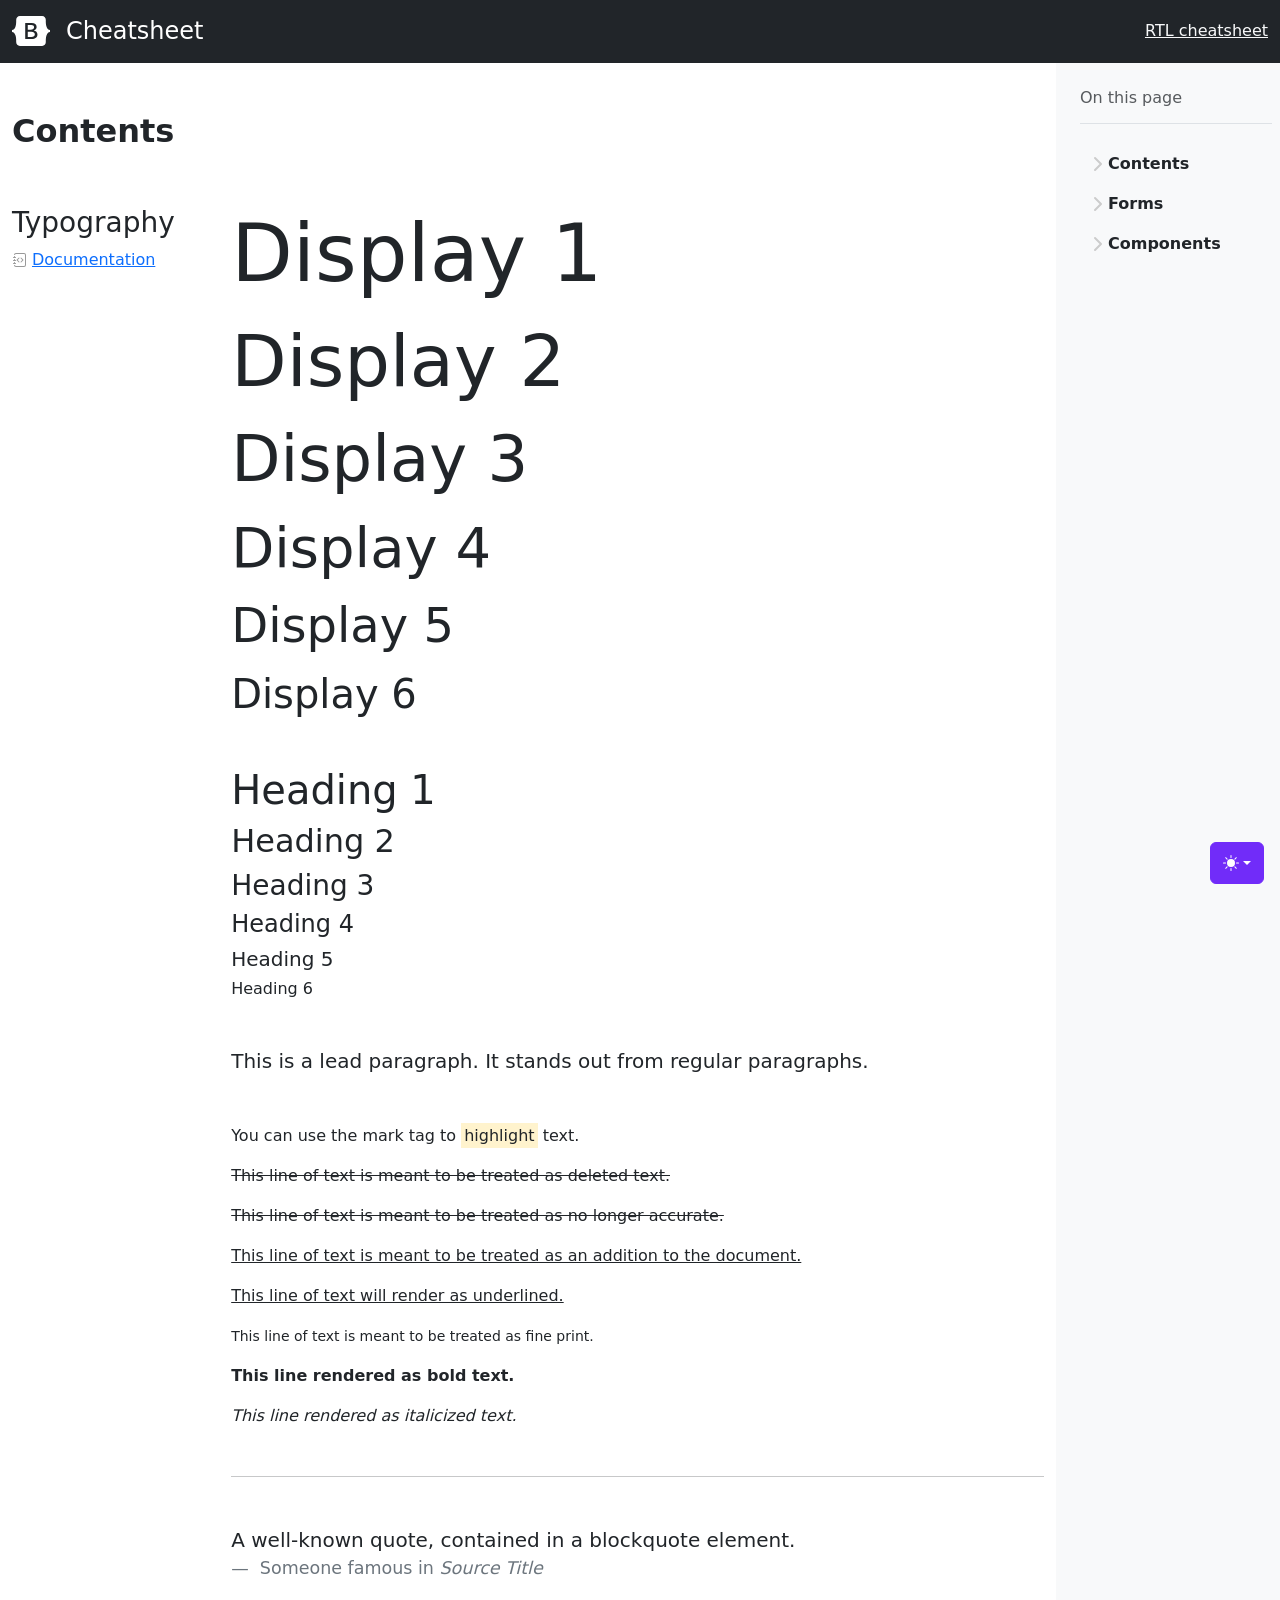
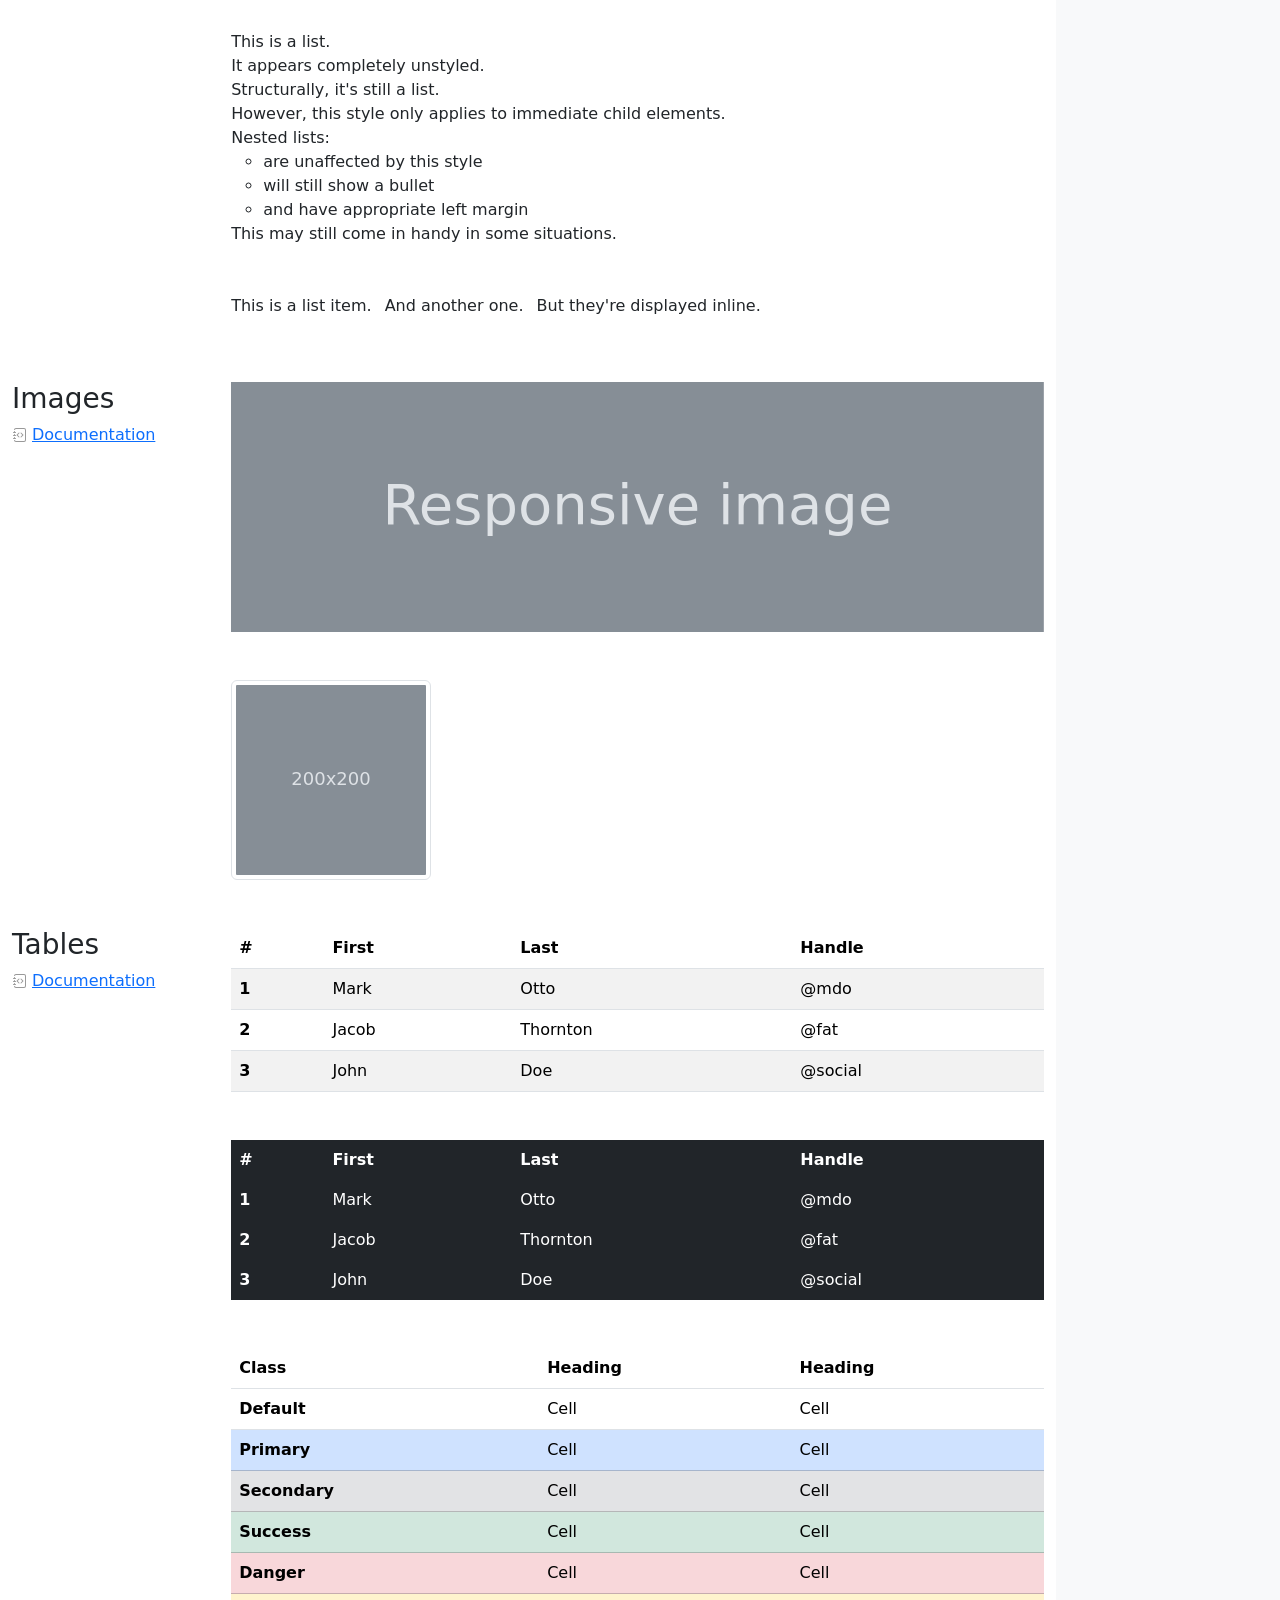
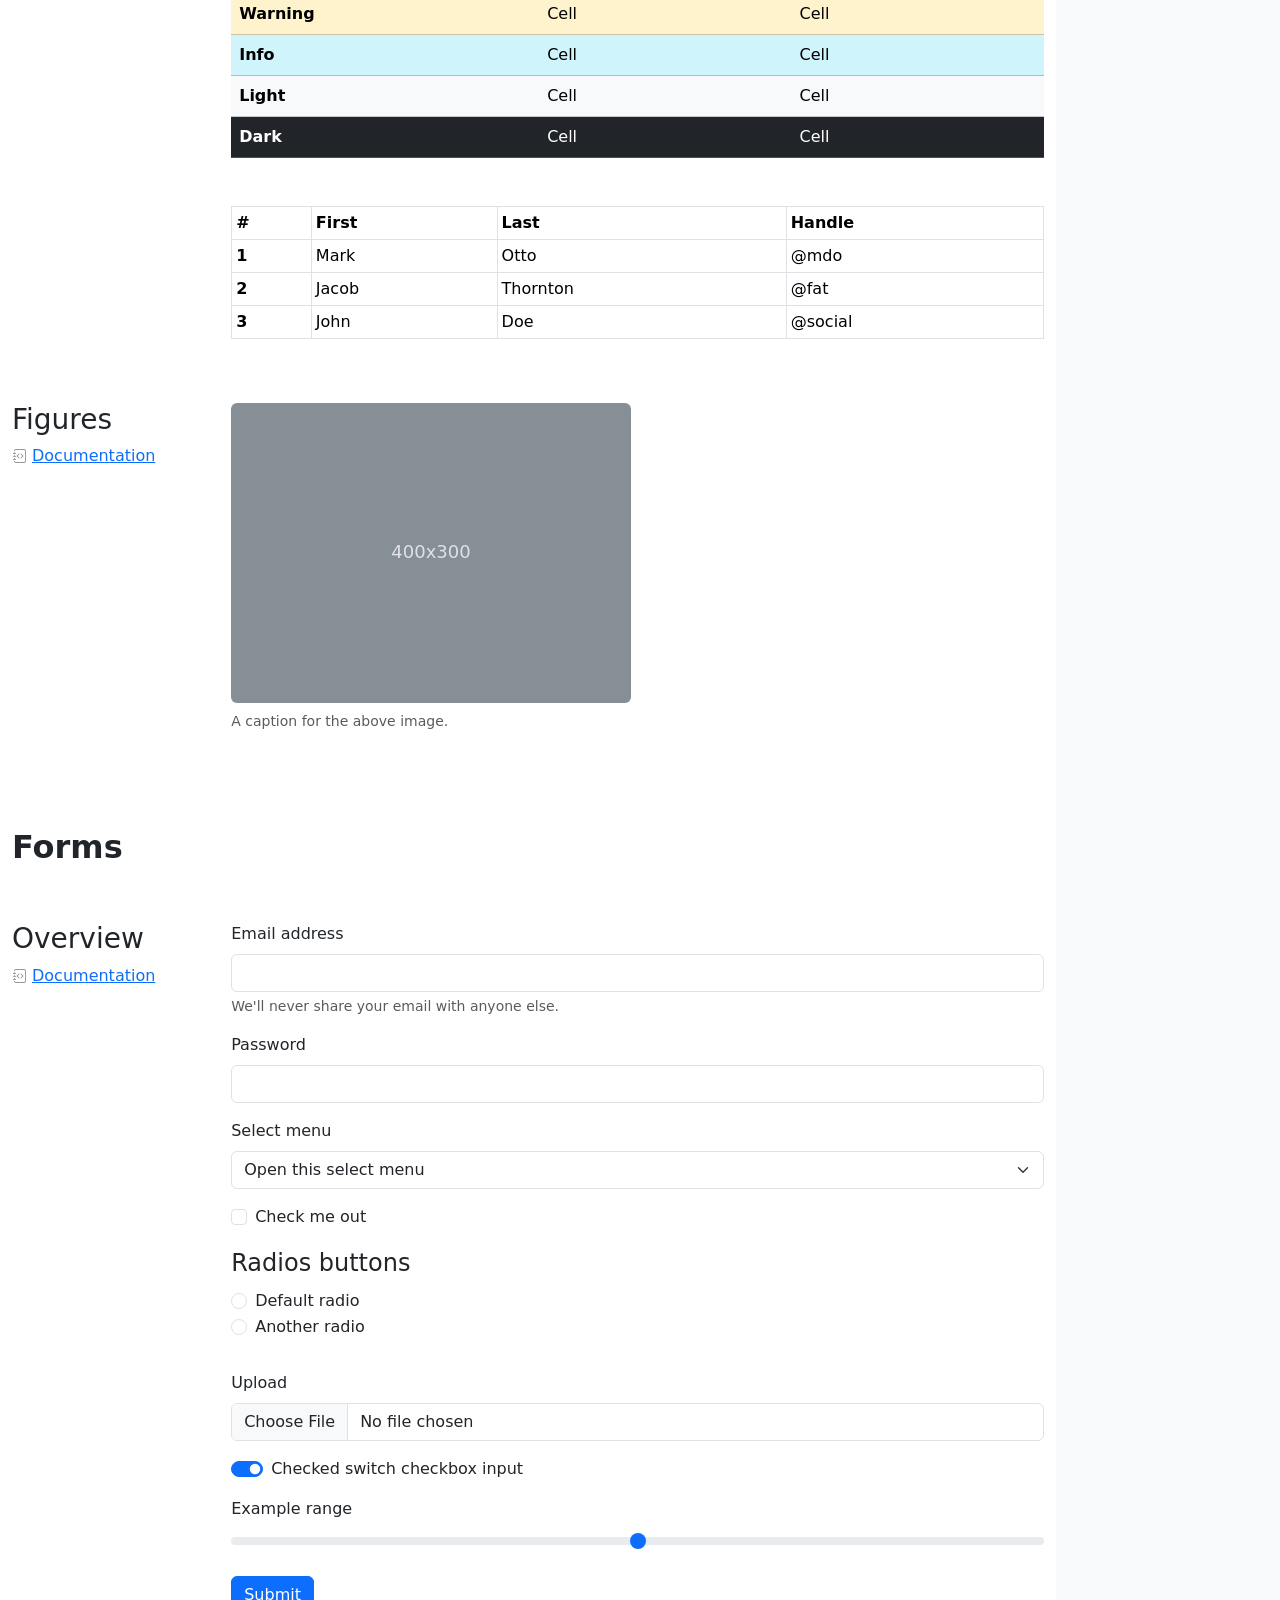
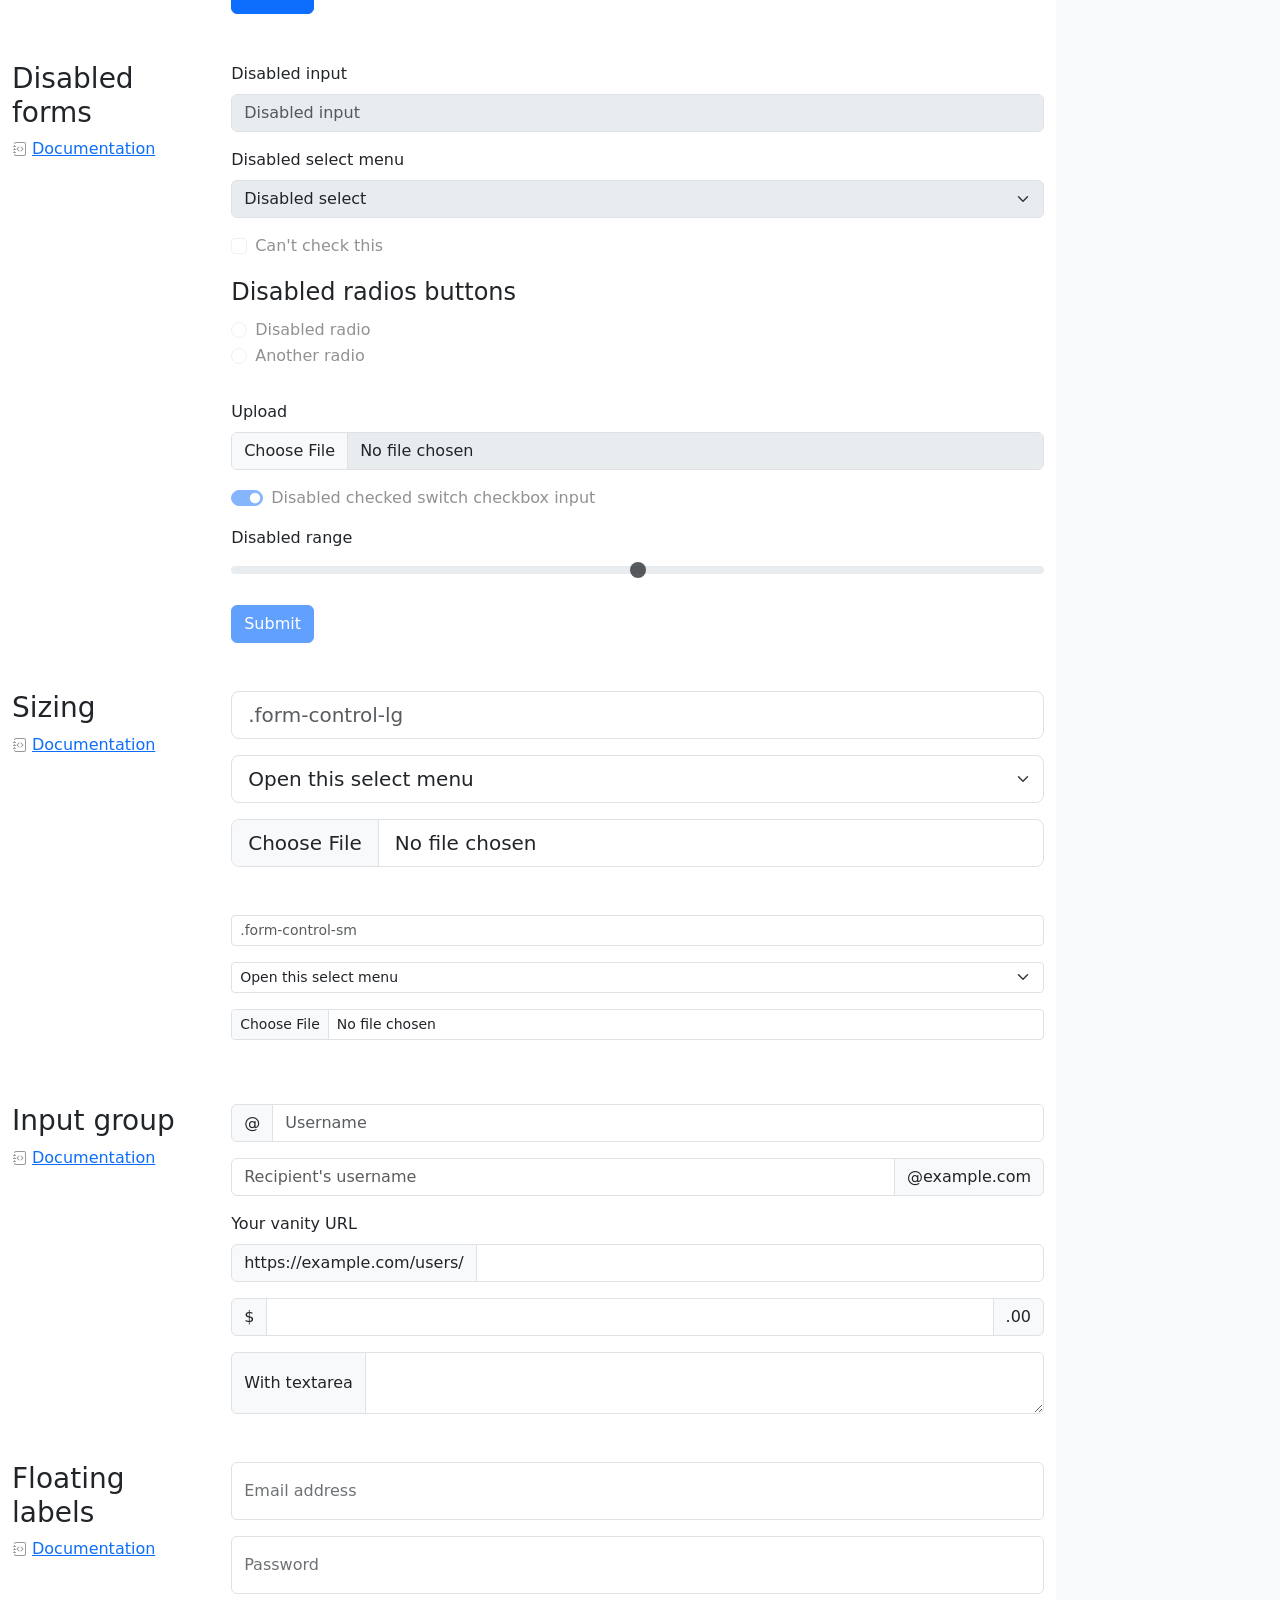
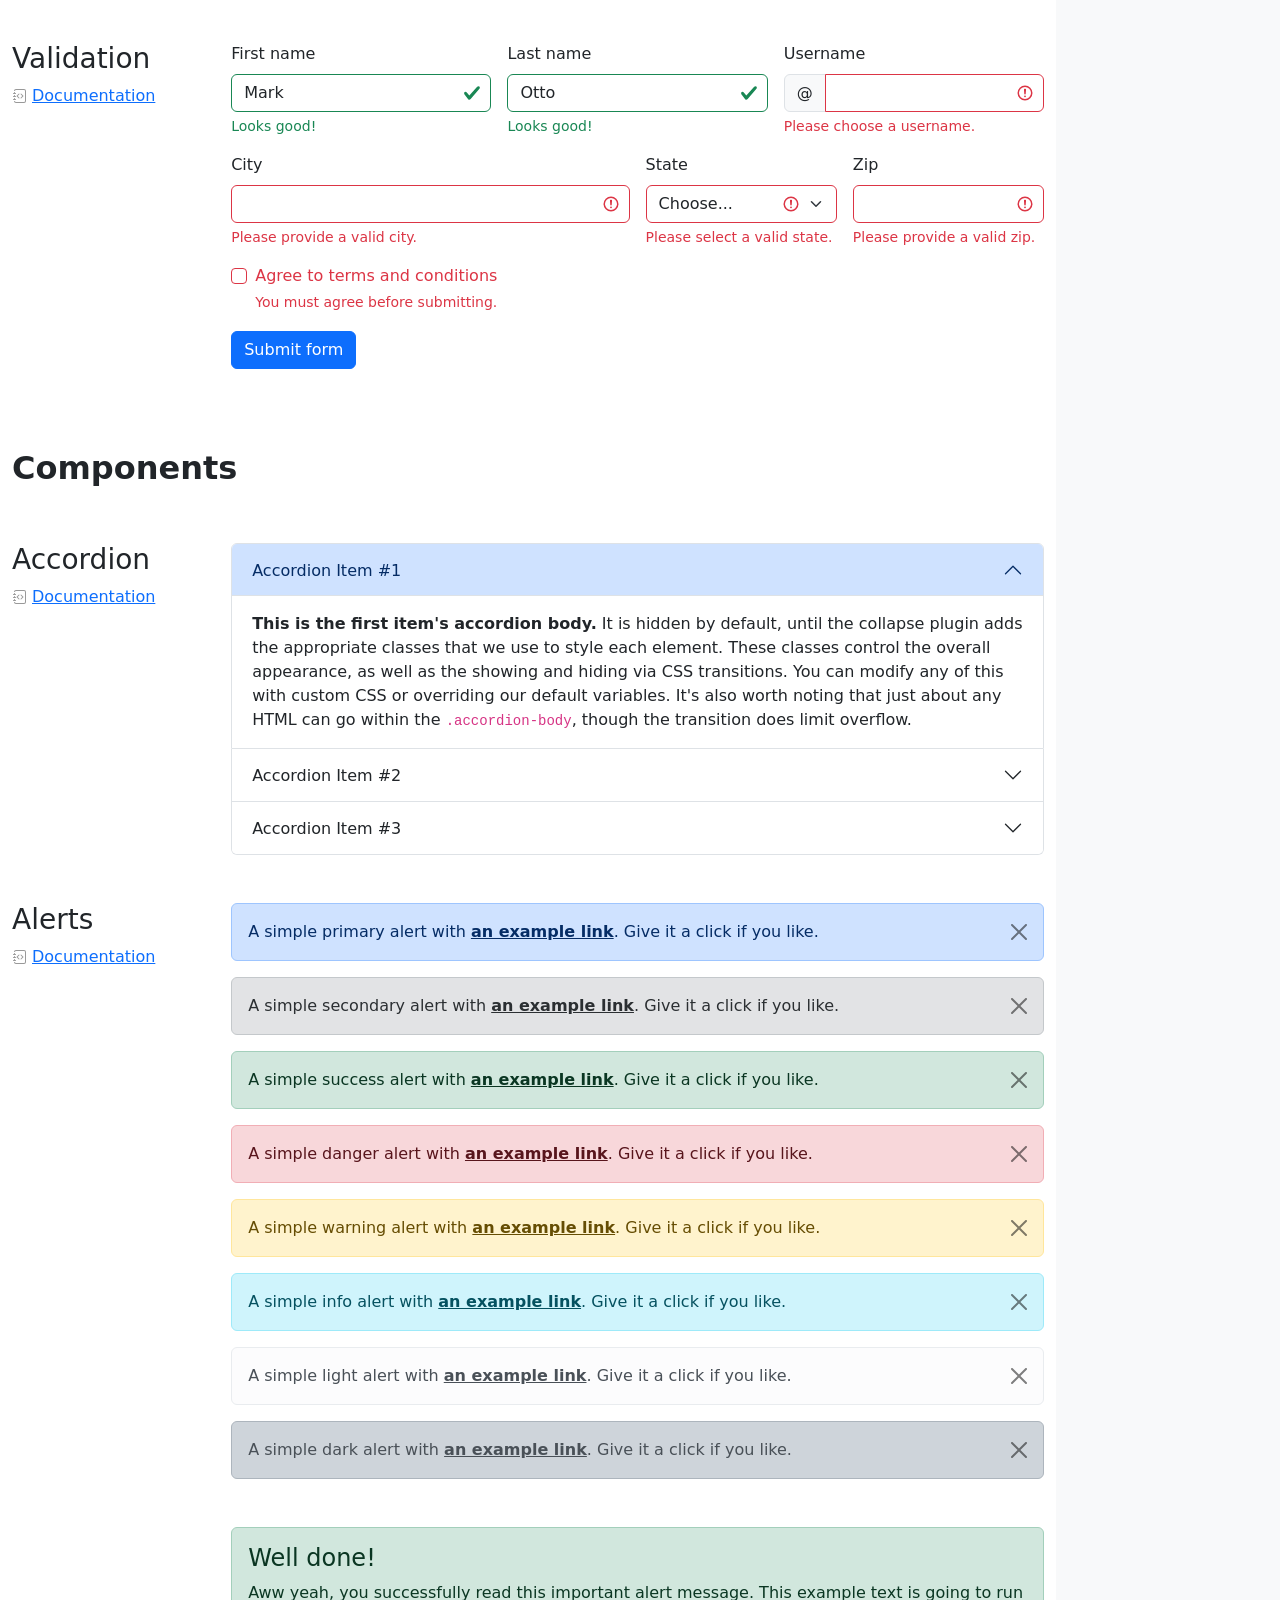
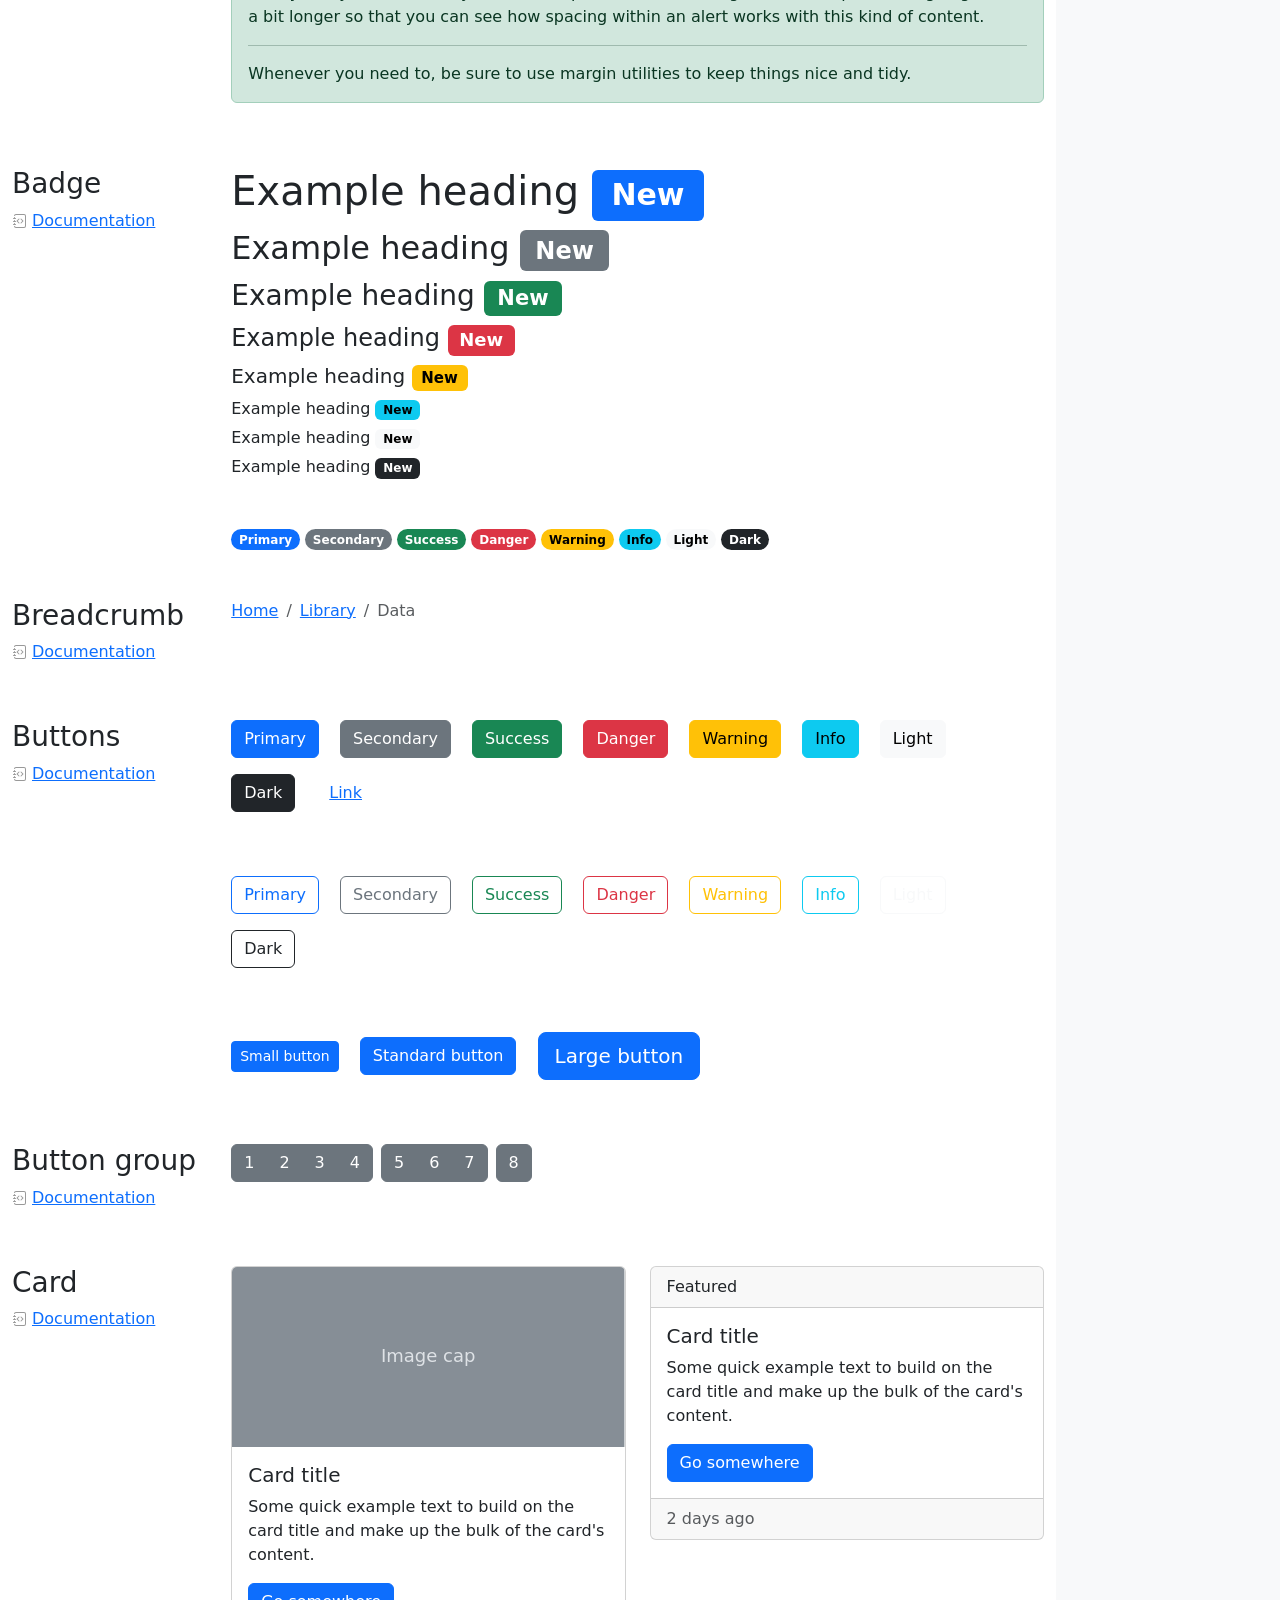
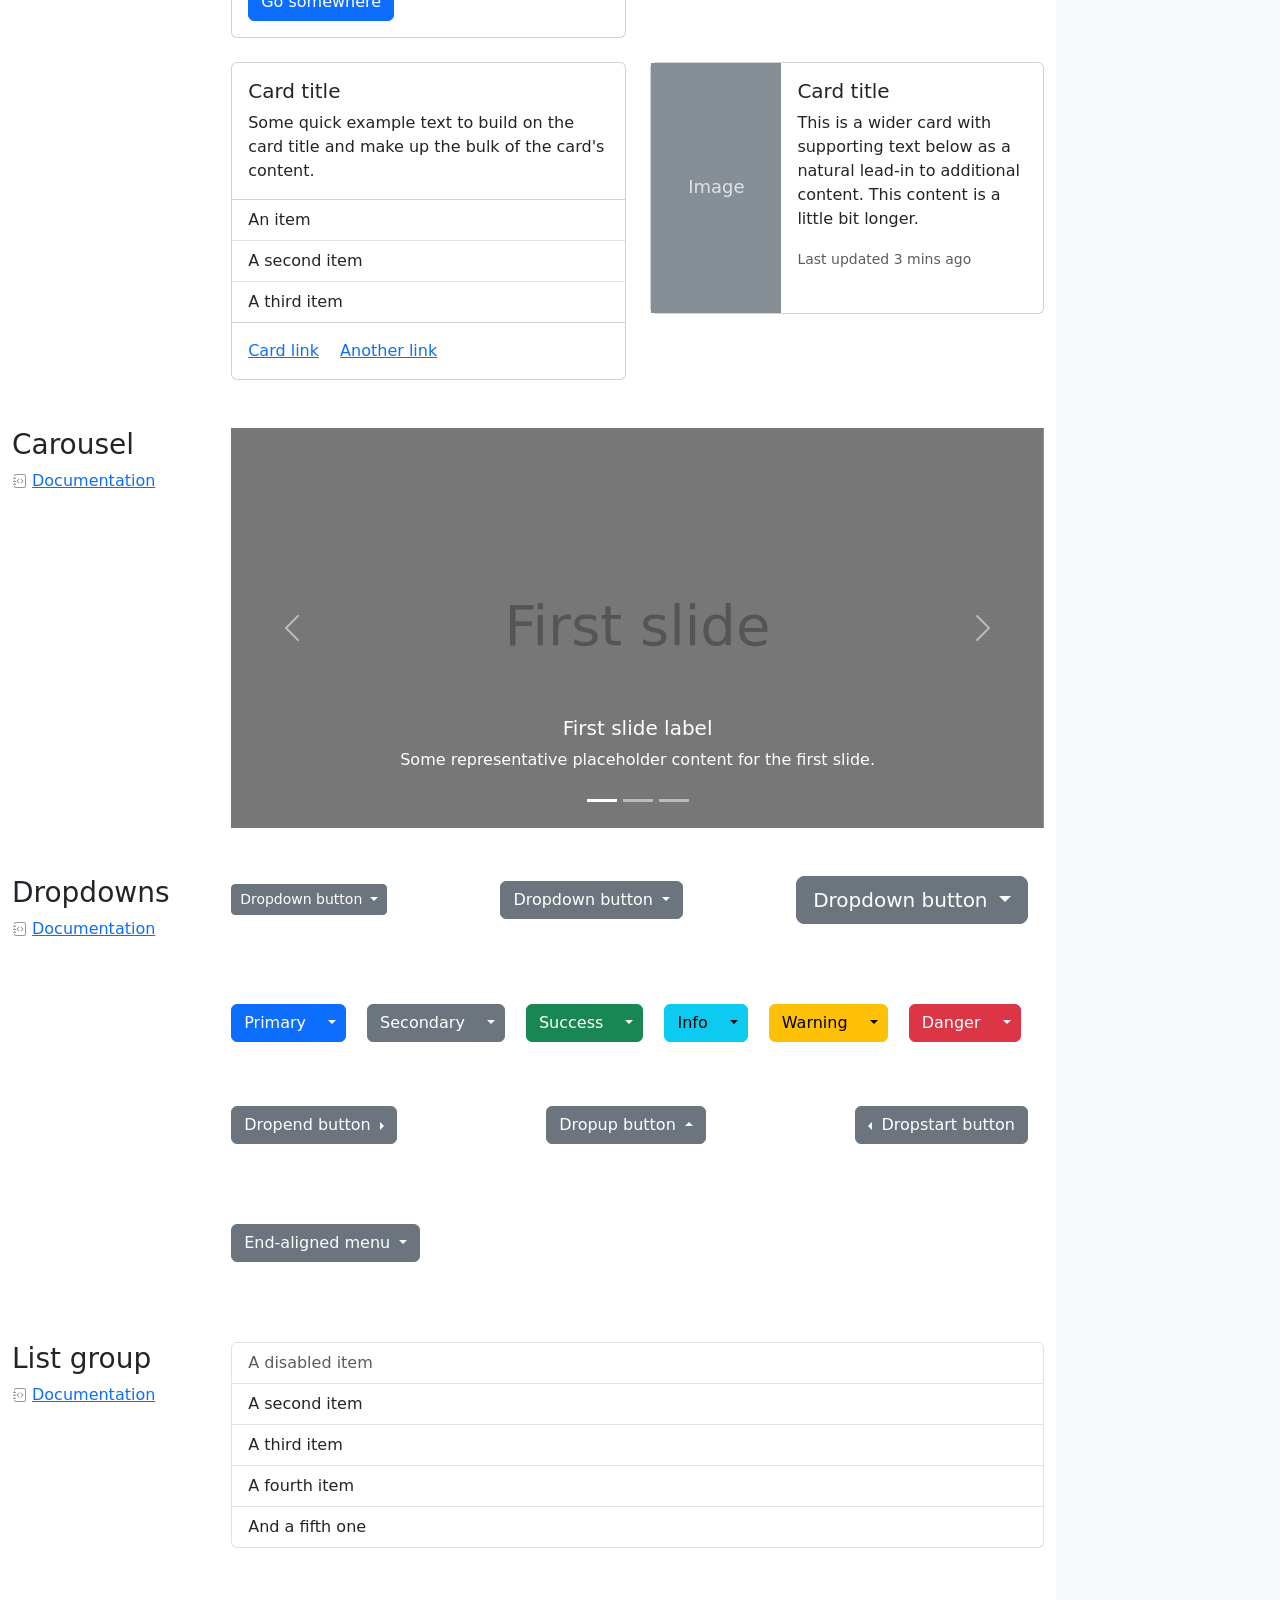
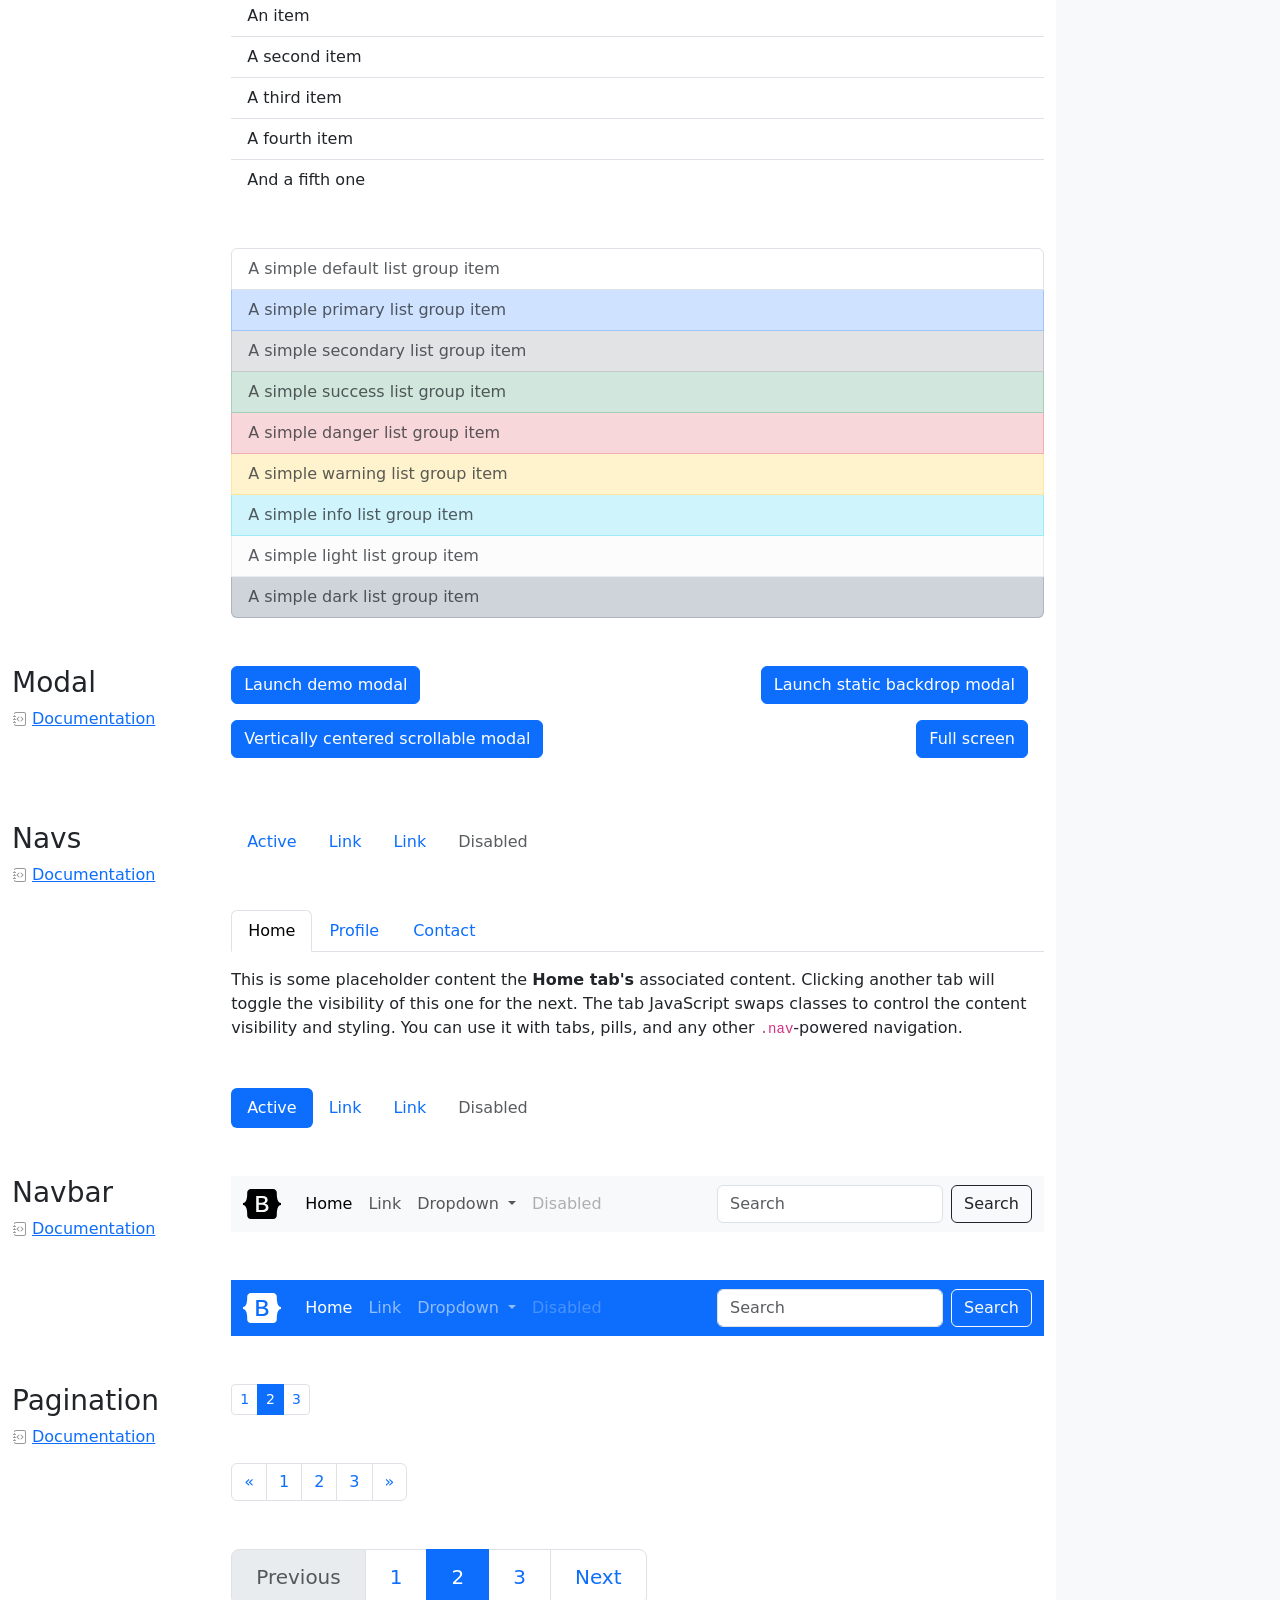
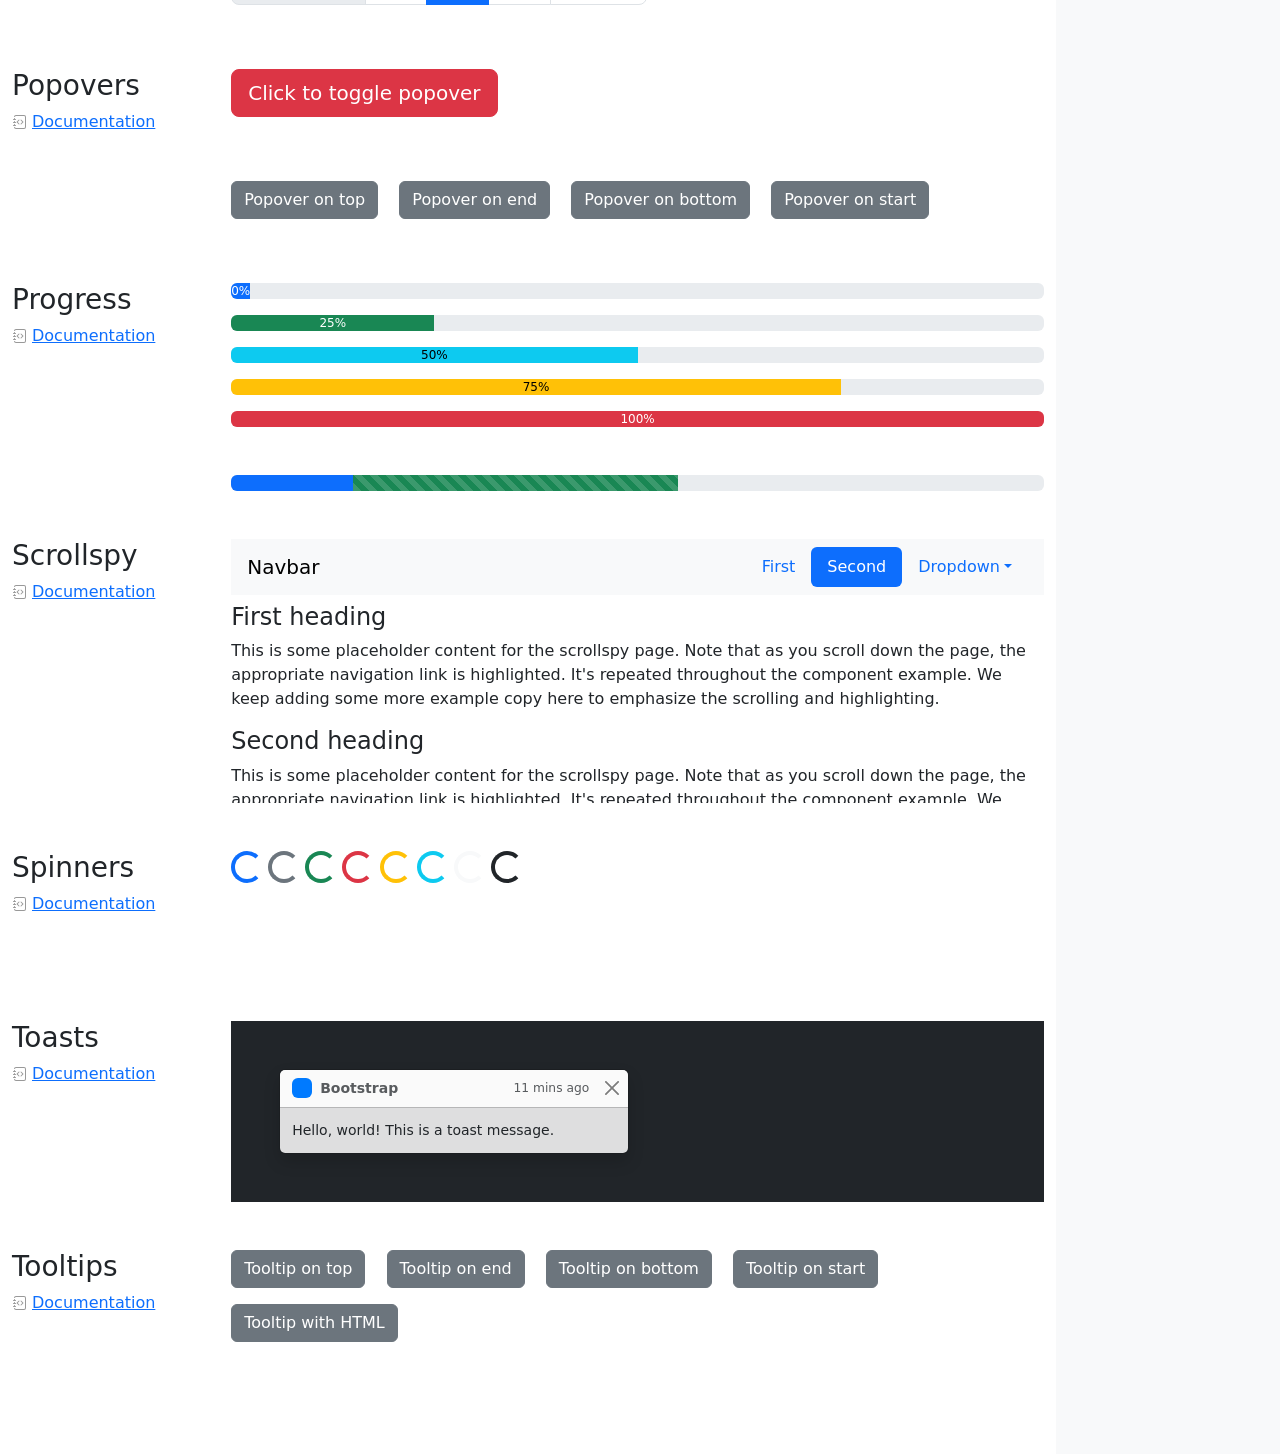
<file: bootstrap-5.3.8-examples/cheatsheet/index.html>
<!doctype html>
<html lang="en" data-bs-theme="auto">
  <head>
    <meta charset="utf-8" />
    <meta name="viewport" content="width=device-width, initial-scale=1" />
    <meta name="description" content="" />
    <meta
      name="author"
      content="Mark Otto, Jacob Thornton, and Bootstrap contributors"
    />
    <meta name="generator" content="Astro v5.13.2" />
    <title>Cheatsheet · Bootstrap v5.3</title>
    <link
      rel="canonical"
      href="https://getbootstrap.com/docs/5.3/examples/cheatsheet/"
    />
    <script src="../assets/js/color-modes.js"></script>
    <link href="../assets/dist/css/bootstrap.min.css" rel="stylesheet" />
    <meta name="theme-color" content="#712cf9" />
    <link href="cheatsheet.css" rel="stylesheet" />
    <style>
      .bd-placeholder-img {
        font-size: 1.125rem;
        text-anchor: middle;
        -webkit-user-select: none;
        -moz-user-select: none;
        user-select: none;
      }
      @media (min-width: 768px) {
        .bd-placeholder-img-lg {
          font-size: 3.5rem;
        }
      }
      .b-example-divider {
        width: 100%;
        height: 3rem;
        background-color: #0000001a;
        border: solid rgba(0, 0, 0, 0.15);
        border-width: 1px 0;
        box-shadow:
          inset 0 0.5em 1.5em #0000001a,
          inset 0 0.125em 0.5em #00000026;
      }
      .b-example-vr {
        flex-shrink: 0;
        width: 1.5rem;
        height: 100vh;
      }
      .bi {
        vertical-align: -0.125em;
        fill: currentColor;
      }
      .nav-scroller {
        position: relative;
        z-index: 2;
        height: 2.75rem;
        overflow-y: hidden;
      }
      .nav-scroller .nav {
        display: flex;
        flex-wrap: nowrap;
        padding-bottom: 1rem;
        margin-top: -1px;
        overflow-x: auto;
        text-align: center;
        white-space: nowrap;
        -webkit-overflow-scrolling: touch;
      }
      .btn-bd-primary {
        --bd-violet-bg: #712cf9;
        --bd-violet-rgb: 112.520718, 44.062154, 249.437846;
        --bs-btn-font-weight: 600;
        --bs-btn-color: var(--bs-white);
        --bs-btn-bg: var(--bd-violet-bg);
        --bs-btn-border-color: var(--bd-violet-bg);
        --bs-btn-hover-color: var(--bs-white);
        --bs-btn-hover-bg: #6528e0;
        --bs-btn-hover-border-color: #6528e0;
        --bs-btn-focus-shadow-rgb: var(--bd-violet-rgb);
        --bs-btn-active-color: var(--bs-btn-hover-color);
        --bs-btn-active-bg: #5a23c8;
        --bs-btn-active-border-color: #5a23c8;
      }
      .bd-mode-toggle {
        z-index: 1500;
      }
      .bd-mode-toggle .bi {
        width: 1em;
        height: 1em;
      }
      .bd-mode-toggle .dropdown-menu .active .bi {
        display: block !important;
      }
    </style>
  </head>
  <body class="bg-body-tertiary">
    <svg xmlns="http://www.w3.org/2000/svg" class="d-none">
      <symbol id="check2" viewBox="0 0 16 16">
        <path
          d="M13.854 3.646a.5.5 0 0 1 0 .708l-7 7a.5.5 0 0 1-.708 0l-3.5-3.5a.5.5 0 1 1 .708-.708L6.5 10.293l6.646-6.647a.5.5 0 0 1 .708 0z"
        ></path>
      </symbol>
      <symbol id="circle-half" viewBox="0 0 16 16">
        <path
          d="M8 15A7 7 0 1 0 8 1v14zm0 1A8 8 0 1 1 8 0a8 8 0 0 1 0 16z"
        ></path>
      </symbol>
      <symbol id="moon-stars-fill" viewBox="0 0 16 16">
        <path
          d="M6 .278a.768.768 0 0 1 .08.858 7.208 7.208 0 0 0-.878 3.46c0 4.021 3.278 7.277 7.318 7.277.527 0 1.04-.055 1.533-.16a.787.787 0 0 1 .81.316.733.733 0 0 1-.031.893A8.349 8.349 0 0 1 8.344 16C3.734 16 0 12.286 0 7.71 0 4.266 2.114 1.312 5.124.06A.752.752 0 0 1 6 .278z"
        ></path>
        <path
          d="M10.794 3.148a.217.217 0 0 1 .412 0l.387 1.162c.173.518.579.924 1.097 1.097l1.162.387a.217.217 0 0 1 0 .412l-1.162.387a1.734 1.734 0 0 0-1.097 1.097l-.387 1.162a.217.217 0 0 1-.412 0l-.387-1.162A1.734 1.734 0 0 0 9.31 6.593l-1.162-.387a.217.217 0 0 1 0-.412l1.162-.387a1.734 1.734 0 0 0 1.097-1.097l.387-1.162zM13.863.099a.145.145 0 0 1 .274 0l.258.774c.115.346.386.617.732.732l.774.258a.145.145 0 0 1 0 .274l-.774.258a1.156 1.156 0 0 0-.732.732l-.258.774a.145.145 0 0 1-.274 0l-.258-.774a1.156 1.156 0 0 0-.732-.732l-.774-.258a.145.145 0 0 1 0-.274l.774-.258c.346-.115.617-.386.732-.732L13.863.1z"
        ></path>
      </symbol>
      <symbol id="sun-fill" viewBox="0 0 16 16">
        <path
          d="M8 12a4 4 0 1 0 0-8 4 4 0 0 0 0 8zM8 0a.5.5 0 0 1 .5.5v2a.5.5 0 0 1-1 0v-2A.5.5 0 0 1 8 0zm0 13a.5.5 0 0 1 .5.5v2a.5.5 0 0 1-1 0v-2A.5.5 0 0 1 8 13zm8-5a.5.5 0 0 1-.5.5h-2a.5.5 0 0 1 0-1h2a.5.5 0 0 1 .5.5zM3 8a.5.5 0 0 1-.5.5h-2a.5.5 0 0 1 0-1h2A.5.5 0 0 1 3 8zm10.657-5.657a.5.5 0 0 1 0 .707l-1.414 1.415a.5.5 0 1 1-.707-.708l1.414-1.414a.5.5 0 0 1 .707 0zm-9.193 9.193a.5.5 0 0 1 0 .707L3.05 13.657a.5.5 0 0 1-.707-.707l1.414-1.414a.5.5 0 0 1 .707 0zm9.193 2.121a.5.5 0 0 1-.707 0l-1.414-1.414a.5.5 0 0 1 .707-.707l1.414 1.414a.5.5 0 0 1 0 .707zM4.464 4.465a.5.5 0 0 1-.707 0L2.343 3.05a.5.5 0 1 1 .707-.707l1.414 1.414a.5.5 0 0 1 0 .708z"
        ></path>
      </symbol>
    </svg>
    <div
      class="dropdown position-fixed bottom-0 end-0 mb-3 me-3 bd-mode-toggle"
    >
      <button
        class="btn btn-bd-primary py-2 dropdown-toggle d-flex align-items-center"
        id="bd-theme"
        type="button"
        aria-expanded="false"
        data-bs-toggle="dropdown"
        aria-label="Toggle theme (auto)"
      >
        <svg class="bi my-1 theme-icon-active" aria-hidden="true">
          <use href="#circle-half"></use>
        </svg>
        <span class="visually-hidden" id="bd-theme-text">Toggle theme</span>
      </button>
      <ul
        class="dropdown-menu dropdown-menu-end shadow"
        aria-labelledby="bd-theme-text"
      >
        <li>
          <button
            type="button"
            class="dropdown-item d-flex align-items-center"
            data-bs-theme-value="light"
            aria-pressed="false"
          >
            <svg class="bi me-2 opacity-50" aria-hidden="true">
              <use href="#sun-fill"></use>
            </svg>
            Light
            <svg class="bi ms-auto d-none" aria-hidden="true">
              <use href="#check2"></use>
            </svg>
          </button>
        </li>
        <li>
          <button
            type="button"
            class="dropdown-item d-flex align-items-center"
            data-bs-theme-value="dark"
            aria-pressed="false"
          >
            <svg class="bi me-2 opacity-50" aria-hidden="true">
              <use href="#moon-stars-fill"></use>
            </svg>
            Dark
            <svg class="bi ms-auto d-none" aria-hidden="true">
              <use href="#check2"></use>
            </svg>
          </button>
        </li>
        <li>
          <button
            type="button"
            class="dropdown-item d-flex align-items-center active"
            data-bs-theme-value="auto"
            aria-pressed="true"
          >
            <svg class="bi me-2 opacity-50" aria-hidden="true">
              <use href="#circle-half"></use>
            </svg>
            Auto
            <svg class="bi ms-auto d-none" aria-hidden="true">
              <use href="#check2"></use>
            </svg>
          </button>
        </li>
      </ul>
    </div>
    <header
      class="bd-header bg-dark py-3 d-flex align-items-stretch border-bottom border-dark"
    >
      <div class="container-fluid d-flex align-items-center">
        <h1 class="d-flex align-items-center fs-4 text-white mb-0">
          <img
            src="../assets/brand/bootstrap-logo-white.svg"
            width="38"
            height="30"
            class="me-3"
            alt="Bootstrap"
          />
          Cheatsheet
        </h1>
        <a
          href="../examples/cheatsheet-rtl/"
          class="ms-auto link-light"
          hreflang="ar"
          >RTL cheatsheet</a
        >
      </div>
    </header>
    <aside
      class="bd-aside sticky-xl-top text-body-secondary align-self-start mb-3 mb-xl-5 px-2"
    >
      <h2 class="h6 pt-4 pb-3 mb-4 border-bottom">On this page</h2>
      <nav class="small" id="toc">
        <ul class="list-unstyled">
          <li class="my-2">
            <button
              type="button"
              class="btn d-inline-flex align-items-center collapsed border-0"
              data-bs-toggle="collapse"
              aria-expanded="false"
              data-bs-target="#contents-collapse"
              aria-controls="contents-collapse"
            >
              Contents
            </button>
            <ul class="list-unstyled ps-3 collapse" id="contents-collapse">
              <li>
                <a
                  class="d-inline-flex align-items-center rounded text-decoration-none"
                  href="#typography"
                  >Typography</a
                >
              </li>
              <li>
                <a
                  class="d-inline-flex align-items-center rounded text-decoration-none"
                  href="#images"
                  >Images</a
                >
              </li>
              <li>
                <a
                  class="d-inline-flex align-items-center rounded text-decoration-none"
                  href="#tables"
                  >Tables</a
                >
              </li>
              <li>
                <a
                  class="d-inline-flex align-items-center rounded text-decoration-none"
                  href="#figures"
                  >Figures</a
                >
              </li>
            </ul>
          </li>
          <li class="my-2">
            <button
              type="button"
              class="btn d-inline-flex align-items-center collapsed border-0"
              data-bs-toggle="collapse"
              aria-expanded="false"
              data-bs-target="#forms-collapse"
              aria-controls="forms-collapse"
            >
              Forms
            </button>
            <ul class="list-unstyled ps-3 collapse" id="forms-collapse">
              <li>
                <a
                  class="d-inline-flex align-items-center rounded text-decoration-none"
                  href="#overview"
                  >Overview</a
                >
              </li>
              <li>
                <a
                  class="d-inline-flex align-items-center rounded text-decoration-none"
                  href="#disabled-forms"
                  >Disabled forms</a
                >
              </li>
              <li>
                <a
                  class="d-inline-flex align-items-center rounded text-decoration-none"
                  href="#sizing"
                  >Sizing</a
                >
              </li>
              <li>
                <a
                  class="d-inline-flex align-items-center rounded text-decoration-none"
                  href="#input-group"
                  >Input group</a
                >
              </li>
              <li>
                <a
                  class="d-inline-flex align-items-center rounded text-decoration-none"
                  href="#floating-labels"
                  >Floating labels</a
                >
              </li>
              <li>
                <a
                  class="d-inline-flex align-items-center rounded text-decoration-none"
                  href="#validation"
                  >Validation</a
                >
              </li>
            </ul>
          </li>
          <li class="my-2">
            <button
              type="button"
              class="btn d-inline-flex align-items-center collapsed border-0"
              data-bs-toggle="collapse"
              aria-expanded="false"
              data-bs-target="#components-collapse"
              aria-controls="components-collapse"
            >
              Components
            </button>
            <ul class="list-unstyled ps-3 collapse" id="components-collapse">
              <li>
                <a
                  class="d-inline-flex align-items-center rounded text-decoration-none"
                  href="#accordion"
                  >Accordion</a
                >
              </li>
              <li>
                <a
                  class="d-inline-flex align-items-center rounded text-decoration-none"
                  href="#alerts"
                  >Alerts</a
                >
              </li>
              <li>
                <a
                  class="d-inline-flex align-items-center rounded text-decoration-none"
                  href="#badge"
                  >Badge</a
                >
              </li>
              <li>
                <a
                  class="d-inline-flex align-items-center rounded text-decoration-none"
                  href="#breadcrumb"
                  >Breadcrumb</a
                >
              </li>
              <li>
                <a
                  class="d-inline-flex align-items-center rounded text-decoration-none"
                  href="#buttons"
                  >Buttons</a
                >
              </li>
              <li>
                <a
                  class="d-inline-flex align-items-center rounded text-decoration-none"
                  href="#button-group"
                  >Button group</a
                >
              </li>
              <li>
                <a
                  class="d-inline-flex align-items-center rounded text-decoration-none"
                  href="#card"
                  >Card</a
                >
              </li>
              <li>
                <a
                  class="d-inline-flex align-items-center rounded text-decoration-none"
                  href="#carousel"
                  >Carousel</a
                >
              </li>
              <li>
                <a
                  class="d-inline-flex align-items-center rounded text-decoration-none"
                  href="#dropdowns"
                  >Dropdowns</a
                >
              </li>
              <li>
                <a
                  class="d-inline-flex align-items-center rounded text-decoration-none"
                  href="#list-group"
                  >List group</a
                >
              </li>
              <li>
                <a
                  class="d-inline-flex align-items-center rounded text-decoration-none"
                  href="#modal"
                  >Modal</a
                >
              </li>
              <li>
                <a
                  class="d-inline-flex align-items-center rounded text-decoration-none"
                  href="#navs"
                  >Navs</a
                >
              </li>
              <li>
                <a
                  class="d-inline-flex align-items-center rounded text-decoration-none"
                  href="#navbar"
                  >Navbar</a
                >
              </li>
              <li>
                <a
                  class="d-inline-flex align-items-center rounded text-decoration-none"
                  href="#pagination"
                  >Pagination</a
                >
              </li>
              <li>
                <a
                  class="d-inline-flex align-items-center rounded text-decoration-none"
                  href="#popovers"
                  >Popovers</a
                >
              </li>
              <li>
                <a
                  class="d-inline-flex align-items-center rounded text-decoration-none"
                  href="#progress"
                  >Progress</a
                >
              </li>
              <li>
                <a
                  class="d-inline-flex align-items-center rounded text-decoration-none"
                  href="#scrollspy"
                  >Scrollspy</a
                >
              </li>
              <li>
                <a
                  class="d-inline-flex align-items-center rounded text-decoration-none"
                  href="#spinners"
                  >Spinners</a
                >
              </li>
              <li>
                <a
                  class="d-inline-flex align-items-center rounded text-decoration-none"
                  href="#toasts"
                  >Toasts</a
                >
              </li>
              <li>
                <a
                  class="d-inline-flex align-items-center rounded text-decoration-none"
                  href="#tooltips"
                  >Tooltips</a
                >
              </li>
            </ul>
          </li>
        </ul>
      </nav>
    </aside>
    <main class="bd-cheatsheet container-fluid bg-body">
      <section id="content">
        <h2 class="sticky-xl-top fw-bold pt-3 pt-xl-5 pb-2 pb-xl-3">
          Contents
        </h2>
        <article class="my-3" id="typography">
          <div
            class="bd-heading sticky-xl-top align-self-start mt-5 mb-3 mt-xl-0 mb-xl-2"
          >
            <h3>Typography</h3>
            <a class="d-flex align-items-center" href="../content/typography"
              >Documentation</a
            >
          </div>
          <div>
            <div class="bd-example-snippet bd-code-snippet">
              <div class="bd-example m-0 border-0">
                <p class="display-1">Display 1</p>
                <p class="display-2">Display 2</p>
                <p class="display-3">Display 3</p>
                <p class="display-4">Display 4</p>
                <p class="display-5">Display 5</p>
                <p class="display-6">Display 6</p>
              </div>
            </div>
            <div class="bd-example-snippet bd-code-snippet">
              <div class="bd-example m-0 border-0">
                <p class="h1">Heading 1</p>
                <p class="h2">Heading 2</p>
                <p class="h3">Heading 3</p>
                <p class="h4">Heading 4</p>
                <p class="h5">Heading 5</p>
                <p class="h6">Heading 6</p>
              </div>
            </div>
            <div class="bd-example-snippet bd-code-snippet">
              <div class="bd-example m-0 border-0">
                <p class="lead">
                  This is a lead paragraph. It stands out from regular
                  paragraphs.
                </p>
              </div>
            </div>
            <div class="bd-example-snippet bd-code-snippet">
              <div class="bd-example m-0 border-0">
                <p>You can use the mark tag to <mark>highlight</mark> text.</p>
                <p>
                  <del
                    >This line of text is meant to be treated as deleted
                    text.</del
                  >
                </p>
                <p>
                  <s
                    >This line of text is meant to be treated as no longer
                    accurate.</s
                  >
                </p>
                <p>
                  <ins
                    >This line of text is meant to be treated as an addition to
                    the document.</ins
                  >
                </p>
                <p><u>This line of text will render as underlined.</u></p>
                <p>
                  <small
                    >This line of text is meant to be treated as fine
                    print.</small
                  >
                </p>
                <p><strong>This line rendered as bold text.</strong></p>
                <p><em>This line rendered as italicized text.</em></p>
              </div>
            </div>
            <div class="bd-example-snippet bd-code-snippet">
              <div class="bd-example m-0 border-0">
                <hr />
              </div>
            </div>
            <div class="bd-example-snippet bd-code-snippet">
              <div class="bd-example m-0 border-0">
                <blockquote class="blockquote">
                  <p>A well-known quote, contained in a blockquote element.</p>
                  <footer class="blockquote-footer">
                    Someone famous in
                    <cite title="Source Title">Source Title</cite>
                  </footer>
                </blockquote>
              </div>
            </div>
            <div class="bd-example-snippet bd-code-snippet">
              <div class="bd-example m-0 border-0">
                <ul class="list-unstyled">
                  <li>This is a list.</li>
                  <li>It appears completely unstyled.</li>
                  <li>Structurally, it's still a list.</li>
                  <li>
                    However, this style only applies to immediate child
                    elements.
                  </li>
                  <li>
                    Nested lists:
                    <ul>
                      <li>are unaffected by this style</li>
                      <li>will still show a bullet</li>
                      <li>and have appropriate left margin</li>
                    </ul>
                  </li>
                  <li>This may still come in handy in some situations.</li>
                </ul>
              </div>
            </div>
            <div class="bd-example-snippet bd-code-snippet">
              <div class="bd-example m-0 border-0">
                <ul class="list-inline">
                  <li class="list-inline-item">This is a list item.</li>
                  <li class="list-inline-item">And another one.</li>
                  <li class="list-inline-item">
                    But they're displayed inline.
                  </li>
                </ul>
              </div>
            </div>
          </div>
        </article>
        <article class="my-3" id="images">
          <div
            class="bd-heading sticky-xl-top align-self-start mt-5 mb-3 mt-xl-0 mb-xl-2"
          >
            <h3>Images</h3>
            <a class="d-flex align-items-center" href="../content/images"
              >Documentation</a
            >
          </div>
          <div>
            <div class="bd-example-snippet bd-code-snippet">
              <div class="bd-example m-0 border-0">
                <svg
                  aria-label="Placeholder: Responsive image"
                  class="bd-placeholder-img bd-placeholder-img-lg img-fluid"
                  height="250"
                  preserveAspectRatio="xMidYMid slice"
                  role="img"
                  width="100%"
                  xmlns="http://www.w3.org/2000/svg"
                >
                  <title>Placeholder</title>
                  <rect width="100%" height="100%" fill="#868e96" />
                  <text x="50%" y="50%" fill="#dee2e6" dy=".3em">
                    Responsive image
                  </text>
                </svg>
              </div>
            </div>
            <div class="bd-example-snippet bd-code-snippet">
              <div class="bd-example m-0 border-0">
                <svg
                  aria-label="A generic square placeholder image with a white border around it, making it resemble a photograph taken with an old instant camera: 200x200"
                  class="bd-placeholder-img img-thumbnail"
                  height="200"
                  preserveAspectRatio="xMidYMid slice"
                  role="img"
                  width="200"
                  xmlns="http://www.w3.org/2000/svg"
                >
                  <title>
                    A generic square placeholder image with a white border
                    around it, making it resemble a photograph taken with an old
                    instant camera
                  </title>
                  <rect width="100%" height="100%" fill="#868e96" />
                  <text x="50%" y="50%" fill="#dee2e6" dy=".3em">200x200</text>
                </svg>
              </div>
            </div>
          </div>
        </article>
        <article class="my-3" id="tables">
          <div
            class="bd-heading sticky-xl-top align-self-start mt-5 mb-3 mt-xl-0 mb-xl-2"
          >
            <h3>Tables</h3>
            <a class="d-flex align-items-center" href="../content/tables"
              >Documentation</a
            >
          </div>
          <div>
            <div class="bd-example-snippet bd-code-snippet">
              <div class="bd-example m-0 border-0">
                <table class="table table-striped">
                  <thead>
                    <tr>
                      <th scope="col">#</th>
                      <th scope="col">First</th>
                      <th scope="col">Last</th>
                      <th scope="col">Handle</th>
                    </tr>
                  </thead>
                  <tbody>
                    <tr>
                      <th scope="row">1</th>
                      <td>Mark</td>
                      <td>Otto</td>
                      <td>@mdo</td>
                    </tr>
                    <tr>
                      <th scope="row">2</th>
                      <td>Jacob</td>
                      <td>Thornton</td>
                      <td>@fat</td>
                    </tr>
                    <tr>
                      <th scope="row">3</th>
                      <td>John</td>
                      <td>Doe</td>
                      <td>@social</td>
                    </tr>
                  </tbody>
                </table>
              </div>
            </div>
            <div class="bd-example-snippet bd-code-snippet">
              <div class="bd-example m-0 border-0">
                <table class="table table-dark table-borderless">
                  <thead>
                    <tr>
                      <th scope="col">#</th>
                      <th scope="col">First</th>
                      <th scope="col">Last</th>
                      <th scope="col">Handle</th>
                    </tr>
                  </thead>
                  <tbody>
                    <tr>
                      <th scope="row">1</th>
                      <td>Mark</td>
                      <td>Otto</td>
                      <td>@mdo</td>
                    </tr>
                    <tr>
                      <th scope="row">2</th>
                      <td>Jacob</td>
                      <td>Thornton</td>
                      <td>@fat</td>
                    </tr>
                    <tr>
                      <th scope="row">3</th>
                      <td>John</td>
                      <td>Doe</td>
                      <td>@social</td>
                    </tr>
                  </tbody>
                </table>
              </div>
            </div>
            <div class="bd-example-snippet bd-code-snippet">
              <div class="bd-example m-0 border-0">
                <table class="table table-hover">
                  <thead>
                    <tr>
                      <th scope="col">Class</th>
                      <th scope="col">Heading</th>
                      <th scope="col">Heading</th>
                    </tr>
                  </thead>
                  <tbody>
                    <tr>
                      <th scope="row">Default</th>
                      <td>Cell</td>
                      <td>Cell</td>
                    </tr>
                    <tr class="table-primary">
                      <th scope="row">Primary</th>
                      <td>Cell</td>
                      <td>Cell</td>
                    </tr>
                    <tr class="table-secondary">
                      <th scope="row">Secondary</th>
                      <td>Cell</td>
                      <td>Cell</td>
                    </tr>
                    <tr class="table-success">
                      <th scope="row">Success</th>
                      <td>Cell</td>
                      <td>Cell</td>
                    </tr>
                    <tr class="table-danger">
                      <th scope="row">Danger</th>
                      <td>Cell</td>
                      <td>Cell</td>
                    </tr>
                    <tr class="table-warning">
                      <th scope="row">Warning</th>
                      <td>Cell</td>
                      <td>Cell</td>
                    </tr>
                    <tr class="table-info">
                      <th scope="row">Info</th>
                      <td>Cell</td>
                      <td>Cell</td>
                    </tr>
                    <tr class="table-light">
                      <th scope="row">Light</th>
                      <td>Cell</td>
                      <td>Cell</td>
                    </tr>
                    <tr class="table-dark">
                      <th scope="row">Dark</th>
                      <td>Cell</td>
                      <td>Cell</td>
                    </tr>
                  </tbody>
                </table>
              </div>
            </div>
            <div class="bd-example-snippet bd-code-snippet">
              <div class="bd-example m-0 border-0">
                <table class="table table-sm table-bordered">
                  <thead>
                    <tr>
                      <th scope="col">#</th>
                      <th scope="col">First</th>
                      <th scope="col">Last</th>
                      <th scope="col">Handle</th>
                    </tr>
                  </thead>
                  <tbody>
                    <tr>
                      <th scope="row">1</th>
                      <td>Mark</td>
                      <td>Otto</td>
                      <td>@mdo</td>
                    </tr>
                    <tr>
                      <th scope="row">2</th>
                      <td>Jacob</td>
                      <td>Thornton</td>
                      <td>@fat</td>
                    </tr>
                    <tr>
                      <th scope="row">3</th>
                      <td>John</td>
                      <td>Doe</td>
                      <td>@social</td>
                    </tr>
                  </tbody>
                </table>
              </div>
            </div>
          </div>
        </article>
        <article class="my-3" id="figures">
          <div
            class="bd-heading sticky-xl-top align-self-start mt-5 mb-3 mt-xl-0 mb-xl-2"
          >
            <h3>Figures</h3>
            <a class="d-flex align-items-center" href="../content/figures"
              >Documentation</a
            >
          </div>
          <div>
            <div class="bd-example-snippet bd-code-snippet">
              <div class="bd-example m-0 border-0">
                <figure class="figure">
                  <svg
                    aria-label="Placeholder: 400x300"
                    class="bd-placeholder-img figure-img img-fluid rounded"
                    height="300"
                    preserveAspectRatio="xMidYMid slice"
                    role="img"
                    width="400"
                    xmlns="http://www.w3.org/2000/svg"
                  >
                    <title>Placeholder</title>
                    <rect width="100%" height="100%" fill="#868e96" />
                    <text x="50%" y="50%" fill="#dee2e6" dy=".3em">
                      400x300
                    </text>
                  </svg>
                  <figcaption class="figure-caption">
                    A caption for the above image.
                  </figcaption>
                </figure>
              </div>
            </div>
          </div>
        </article>
      </section>
      <section id="forms">
        <h2 class="sticky-xl-top fw-bold pt-3 pt-xl-5 pb-2 pb-xl-3">Forms</h2>
        <article class="my-3" id="overview">
          <div
            class="bd-heading sticky-xl-top align-self-start mt-5 mb-3 mt-xl-0 mb-xl-2"
          >
            <h3>Overview</h3>
            <a class="d-flex align-items-center" href="../forms/overview/"
              >Documentation</a
            >
          </div>
          <div>
            <div class="bd-example-snippet bd-code-snippet">
              <div class="bd-example m-0 border-0">
                <form>
                  <div class="mb-3">
                    <label for="exampleInputEmail1" class="form-label"
                      >Email address</label
                    >
                    <input
                      type="email"
                      class="form-control"
                      id="exampleInputEmail1"
                      aria-describedby="emailHelp"
                    />
                    <div id="emailHelp" class="form-text">
                      We'll never share your email with anyone else.
                    </div>
                  </div>
                  <div class="mb-3">
                    <label for="exampleInputPassword1" class="form-label"
                      >Password</label
                    >
                    <input
                      type="password"
                      class="form-control"
                      id="exampleInputPassword1"
                    />
                  </div>
                  <div class="mb-3">
                    <label for="exampleSelect" class="form-label"
                      >Select menu</label
                    >
                    <select class="form-select" id="exampleSelect">
                      <option selected>Open this select menu</option>
                      <option value="1">One</option>
                      <option value="2">Two</option>
                      <option value="3">Three</option>
                    </select>
                  </div>
                  <div class="mb-3 form-check">
                    <input
                      type="checkbox"
                      class="form-check-input"
                      id="exampleCheck1"
                    />
                    <label class="form-check-label" for="exampleCheck1"
                      >Check me out</label
                    >
                  </div>
                  <fieldset class="mb-3">
                    <legend>Radios buttons</legend>
                    <div class="form-check">
                      <input
                        type="radio"
                        name="radios"
                        class="form-check-input"
                        id="exampleRadio1"
                      />
                      <label class="form-check-label" for="exampleRadio1"
                        >Default radio</label
                      >
                    </div>
                    <div class="mb-3 form-check">
                      <input
                        type="radio"
                        name="radios"
                        class="form-check-input"
                        id="exampleRadio2"
                      />
                      <label class="form-check-label" for="exampleRadio2"
                        >Another radio</label
                      >
                    </div>
                  </fieldset>
                  <div class="mb-3">
                    <label class="form-label" for="customFile">Upload</label>
                    <input type="file" class="form-control" id="customFile" />
                  </div>
                  <div class="mb-3 form-check form-switch">
                    <input
                      class="form-check-input"
                      type="checkbox"
                      role="switch"
                      id="switchCheckChecked"
                      checked
                    />
                    <label class="form-check-label" for="switchCheckChecked"
                      >Checked switch checkbox input</label
                    >
                  </div>
                  <div class="mb-3">
                    <label for="customRange3" class="form-label"
                      >Example range</label
                    >
                    <input
                      type="range"
                      class="form-range"
                      min="0"
                      max="5"
                      step="0.5"
                      id="customRange3"
                    />
                  </div>
                  <button type="submit" class="btn btn-primary">Submit</button>
                </form>
              </div>
            </div>
          </div>
        </article>
        <article class="my-3" id="disabled-forms">
          <div
            class="bd-heading sticky-xl-top align-self-start mt-5 mb-3 mt-xl-0 mb-xl-2"
          >
            <h3>Disabled forms</h3>
            <a
              class="d-flex align-items-center"
              href="../forms/overview/#disabled-forms"
              >Documentation</a
            >
          </div>
          <div>
            <div class="bd-example-snippet bd-code-snippet">
              <div class="bd-example m-0 border-0">
                <form>
                  <fieldset disabled aria-label="Disabled fieldset example">
                    <div class="mb-3">
                      <label for="disabledTextInput" class="form-label"
                        >Disabled input</label
                      >
                      <input
                        type="text"
                        id="disabledTextInput"
                        class="form-control"
                        placeholder="Disabled input"
                      />
                    </div>
                    <div class="mb-3">
                      <label for="disabledSelect" class="form-label"
                        >Disabled select menu</label
                      >
                      <select id="disabledSelect" class="form-select">
                        <option>Disabled select</option>
                      </select>
                    </div>
                    <div class="mb-3">
                      <div class="form-check">
                        <input
                          class="form-check-input"
                          type="checkbox"
                          id="disabledFieldsetCheck"
                          disabled
                        />
                        <label
                          class="form-check-label"
                          for="disabledFieldsetCheck"
                        >
                          Can't check this
                        </label>
                      </div>
                    </div>
                    <fieldset class="mb-3">
                      <legend>Disabled radios buttons</legend>
                      <div class="form-check">
                        <input
                          type="radio"
                          name="radios"
                          class="form-check-input"
                          id="disabledRadio1"
                          disabled
                        />
                        <label class="form-check-label" for="disabledRadio1"
                          >Disabled radio</label
                        >
                      </div>
                      <div class="mb-3 form-check">
                        <input
                          type="radio"
                          name="radios"
                          class="form-check-input"
                          id="disabledRadio2"
                          disabled
                        />
                        <label class="form-check-label" for="disabledRadio2"
                          >Another radio</label
                        >
                      </div>
                    </fieldset>
                    <div class="mb-3">
                      <label class="form-label" for="disabledCustomFile"
                        >Upload</label
                      >
                      <input
                        type="file"
                        class="form-control"
                        id="disabledCustomFile"
                        disabled
                      />
                    </div>
                    <div class="mb-3 form-check form-switch">
                      <input
                        class="form-check-input"
                        type="checkbox"
                        role="switch"
                        id="disabledSwitchCheckChecked"
                        checked
                        disabled
                      />
                      <label
                        class="form-check-label"
                        for="disabledSwitchCheckChecked"
                        >Disabled checked switch checkbox input</label
                      >
                    </div>
                    <div class="mb-3">
                      <label for="disabledRange" class="form-label"
                        >Disabled range</label
                      >
                      <input
                        type="range"
                        class="form-range"
                        min="0"
                        max="5"
                        step="0.5"
                        id="disabledRange"
                      />
                    </div>
                    <button type="submit" class="btn btn-primary">
                      Submit
                    </button>
                  </fieldset>
                </form>
              </div>
            </div>
          </div>
        </article>
        <article class="my-3" id="sizing">
          <div
            class="bd-heading sticky-xl-top align-self-start mt-5 mb-3 mt-xl-0 mb-xl-2"
          >
            <h3>Sizing</h3>
            <a
              class="d-flex align-items-center"
              href="../forms/form-control#sizing"
              >Documentation</a
            >
          </div>
          <div>
            <div class="bd-example-snippet bd-code-snippet">
              <div class="bd-example m-0 border-0">
                <div class="mb-3">
                  <input
                    class="form-control form-control-lg"
                    type="text"
                    placeholder=".form-control-lg"
                    aria-label=".form-control-lg example"
                  />
                </div>
                <div class="mb-3">
                  <select
                    class="form-select form-select-lg"
                    aria-label=".form-select-lg example"
                  >
                    <option selected>Open this select menu</option>
                    <option value="1">One</option>
                    <option value="2">Two</option>
                    <option value="3">Three</option>
                  </select>
                </div>
                <div class="mb-3">
                  <input
                    type="file"
                    class="form-control form-control-lg"
                    aria-label="Large file input example"
                  />
                </div>
              </div>
            </div>
            <div class="bd-example-snippet bd-code-snippet">
              <div class="bd-example m-0 border-0">
                <div class="mb-3">
                  <input
                    class="form-control form-control-sm"
                    type="text"
                    placeholder=".form-control-sm"
                    aria-label=".form-control-sm example"
                  />
                </div>
                <div class="mb-3">
                  <select
                    class="form-select form-select-sm"
                    aria-label=".form-select-sm example"
                  >
                    <option selected>Open this select menu</option>
                    <option value="1">One</option>
                    <option value="2">Two</option>
                    <option value="3">Three</option>
                  </select>
                </div>
                <div class="mb-3">
                  <input
                    type="file"
                    class="form-control form-control-sm"
                    aria-label="Small file input example"
                  />
                </div>
              </div>
            </div>
          </div>
        </article>
        <article class="my-3" id="input-group">
          <div
            class="bd-heading sticky-xl-top align-self-start mt-5 mb-3 mt-xl-0 mb-xl-2"
          >
            <h3>Input group</h3>
            <a class="d-flex align-items-center" href="../forms/input-group"
              >Documentation</a
            >
          </div>
          <div>
            <div class="bd-example-snippet bd-code-snippet">
              <div class="bd-example m-0 border-0">
                <div class="input-group mb-3">
                  <span class="input-group-text" id="basic-addon1">@</span>
                  <input
                    type="text"
                    class="form-control"
                    placeholder="Username"
                    aria-label="Username"
                    aria-describedby="basic-addon1"
                  />
                </div>
                <div class="input-group mb-3">
                  <input
                    type="text"
                    class="form-control"
                    placeholder="Recipient's username"
                    aria-label="Recipient's username"
                    aria-describedby="basic-addon2"
                  />
                  <span class="input-group-text" id="basic-addon2"
                    >@example.com</span
                  >
                </div>
                <label for="basic-url" class="form-label"
                  >Your vanity URL</label
                >
                <div class="input-group mb-3">
                  <span class="input-group-text" id="basic-addon3"
                    >https://example.com/users/</span
                  >
                  <input
                    type="text"
                    class="form-control"
                    id="basic-url"
                    aria-describedby="basic-addon3"
                  />
                </div>
                <div class="input-group mb-3">
                  <span class="input-group-text">$</span>
                  <input
                    type="text"
                    class="form-control"
                    aria-label="Amount (to the nearest dollar)"
                  />
                  <span class="input-group-text">.00</span>
                </div>
                <div class="input-group">
                  <span class="input-group-text">With textarea</span>
                  <textarea
                    class="form-control"
                    aria-label="With textarea"
                  ></textarea>
                </div>
              </div>
            </div>
          </div>
        </article>
        <article class="my-3" id="floating-labels">
          <div
            class="bd-heading sticky-xl-top align-self-start mt-5 mb-3 mt-xl-0 mb-xl-2"
          >
            <h3>Floating labels</h3>
            <a class="d-flex align-items-center" href="../forms/floating-labels"
              >Documentation</a
            >
          </div>
          <div>
            <div class="bd-example-snippet bd-code-snippet">
              <div class="bd-example m-0 border-0">
                <form>
                  <div class="form-floating mb-3">
                    <input
                      type="email"
                      class="form-control"
                      id="floatingInput"
                      placeholder="name@example.com"
                    />
                    <label for="floatingInput">Email address</label>
                  </div>
                  <div class="form-floating">
                    <input
                      type="password"
                      class="form-control"
                      id="floatingPassword"
                      placeholder="Password"
                    />
                    <label for="floatingPassword">Password</label>
                  </div>
                </form>
              </div>
            </div>
          </div>
        </article>
        <article class="my-3" id="validation">
          <div
            class="bd-heading sticky-xl-top align-self-start mt-5 mb-3 mt-xl-0 mb-xl-2"
          >
            <h3>Validation</h3>
            <a class="d-flex align-items-center" href="../forms/validation"
              >Documentation</a
            >
          </div>
          <div>
            <div class="bd-example-snippet bd-code-snippet">
              <div class="bd-example m-0 border-0">
                <form class="row g-3">
                  <div class="col-md-4">
                    <label for="validationServer01" class="form-label"
                      >First name</label
                    >
                    <input
                      type="text"
                      class="form-control is-valid"
                      id="validationServer01"
                      value="Mark"
                      required
                    />
                    <div class="valid-feedback">Looks good!</div>
                  </div>
                  <div class="col-md-4">
                    <label for="validationServer02" class="form-label"
                      >Last name</label
                    >
                    <input
                      type="text"
                      class="form-control is-valid"
                      id="validationServer02"
                      value="Otto"
                      required
                    />
                    <div class="valid-feedback">Looks good!</div>
                  </div>
                  <div class="col-md-4">
                    <label for="validationServerUsername" class="form-label"
                      >Username</label
                    >
                    <div class="input-group has-validation">
                      <span class="input-group-text" id="inputGroupPrepend3"
                        >@</span
                      >
                      <input
                        type="text"
                        class="form-control is-invalid"
                        id="validationServerUsername"
                        aria-describedby="inputGroupPrepend3"
                        required
                      />
                      <div class="invalid-feedback">
                        Please choose a username.
                      </div>
                    </div>
                  </div>
                  <div class="col-md-6">
                    <label for="validationServer03" class="form-label"
                      >City</label
                    >
                    <input
                      type="text"
                      class="form-control is-invalid"
                      id="validationServer03"
                      required
                    />
                    <div class="invalid-feedback">
                      Please provide a valid city.
                    </div>
                  </div>
                  <div class="col-md-3">
                    <label for="validationServer04" class="form-label"
                      >State</label
                    >
                    <select
                      class="form-select is-invalid"
                      id="validationServer04"
                      required
                    >
                      <option selected disabled value="">Choose...</option>
                      <option>...</option>
                    </select>
                    <div class="invalid-feedback">
                      Please select a valid state.
                    </div>
                  </div>
                  <div class="col-md-3">
                    <label for="validationServer05" class="form-label"
                      >Zip</label
                    >
                    <input
                      type="text"
                      class="form-control is-invalid"
                      id="validationServer05"
                      required
                    />
                    <div class="invalid-feedback">
                      Please provide a valid zip.
                    </div>
                  </div>
                  <div class="col-12">
                    <div class="form-check">
                      <input
                        class="form-check-input is-invalid"
                        type="checkbox"
                        value=""
                        id="invalidCheck3"
                        required
                      />
                      <label class="form-check-label" for="invalidCheck3">
                        Agree to terms and conditions
                      </label>
                      <div class="invalid-feedback">
                        You must agree before submitting.
                      </div>
                    </div>
                  </div>
                  <div class="col-12">
                    <button class="btn btn-primary" type="submit">
                      Submit form
                    </button>
                  </div>
                </form>
              </div>
            </div>
          </div>
        </article>
      </section>
      <section id="components">
        <h2 class="sticky-xl-top fw-bold pt-3 pt-xl-5 pb-2 pb-xl-3">
          Components
        </h2>
        <article class="my-3" id="accordion">
          <div
            class="bd-heading sticky-xl-top align-self-start mt-5 mb-3 mt-xl-0 mb-xl-2"
          >
            <h3>Accordion</h3>
            <a class="d-flex align-items-center" href="../components/accordion"
              >Documentation</a
            >
          </div>
          <div>
            <div class="bd-example-snippet bd-code-snippet">
              <div class="bd-example m-0 border-0">
                <div class="accordion" id="accordionExample">
                  <div class="accordion-item">
                    <h4 class="accordion-header">
                      <button
                        class="accordion-button"
                        type="button"
                        data-bs-toggle="collapse"
                        data-bs-target="#collapseOne"
                        aria-expanded="true"
                        aria-controls="collapseOne"
                      >
                        Accordion Item #1
                      </button>
                    </h4>
                    <div
                      id="collapseOne"
                      class="accordion-collapse collapse show"
                      data-bs-parent="#accordionExample"
                    >
                      <div class="accordion-body">
                        <strong
                          >This is the first item's accordion body.</strong
                        >
                        It is hidden by default, until the collapse plugin adds
                        the appropriate classes that we use to style each
                        element. These classes control the overall appearance,
                        as well as the showing and hiding via CSS transitions.
                        You can modify any of this with custom CSS or overriding
                        our default variables. It's also worth noting that just
                        about any HTML can go within the
                        <code>.accordion-body</code>, though the transition does
                        limit overflow.
                      </div>
                    </div>
                  </div>
                  <div class="accordion-item">
                    <h4 class="accordion-header">
                      <button
                        class="accordion-button collapsed"
                        type="button"
                        data-bs-toggle="collapse"
                        data-bs-target="#collapseTwo"
                        aria-expanded="false"
                        aria-controls="collapseTwo"
                      >
                        Accordion Item #2
                      </button>
                    </h4>
                    <div
                      id="collapseTwo"
                      class="accordion-collapse collapse"
                      data-bs-parent="#accordionExample"
                    >
                      <div class="accordion-body">
                        <strong
                          >This is the second item's accordion body.</strong
                        >
                        It is hidden by default, until the collapse plugin adds
                        the appropriate classes that we use to style each
                        element. These classes control the overall appearance,
                        as well as the showing and hiding via CSS transitions.
                        You can modify any of this with custom CSS or overriding
                        our default variables. It's also worth noting that just
                        about any HTML can go within the
                        <code>.accordion-body</code>, though the transition does
                        limit overflow.
                      </div>
                    </div>
                  </div>
                  <div class="accordion-item">
                    <h4 class="accordion-header">
                      <button
                        class="accordion-button collapsed"
                        type="button"
                        data-bs-toggle="collapse"
                        data-bs-target="#collapseThree"
                        aria-expanded="false"
                        aria-controls="collapseThree"
                      >
                        Accordion Item #3
                      </button>
                    </h4>
                    <div
                      id="collapseThree"
                      class="accordion-collapse collapse"
                      data-bs-parent="#accordionExample"
                    >
                      <div class="accordion-body">
                        <strong
                          >This is the third item's accordion body.</strong
                        >
                        It is hidden by default, until the collapse plugin adds
                        the appropriate classes that we use to style each
                        element. These classes control the overall appearance,
                        as well as the showing and hiding via CSS transitions.
                        You can modify any of this with custom CSS or overriding
                        our default variables. It's also worth noting that just
                        about any HTML can go within the
                        <code>.accordion-body</code>, though the transition does
                        limit overflow.
                      </div>
                    </div>
                  </div>
                </div>
              </div>
            </div>
          </div>
        </article>
        <article class="my-3" id="alerts">
          <div
            class="bd-heading sticky-xl-top align-self-start mt-5 mb-3 mt-xl-0 mb-xl-2"
          >
            <h3>Alerts</h3>
            <a class="d-flex align-items-center" href="../components/alerts"
              >Documentation</a
            >
          </div>
          <div>
            <div class="bd-example-snippet bd-code-snippet">
              <div class="bd-example m-0 border-0">
                <div
                  class="alert alert-primary alert-dismissible fade show"
                  role="alert"
                >
                  A simple primary alert with
                  <a href="#" class="alert-link">an example link</a>. Give it a
                  click if you like.
                  <button
                    type="button"
                    class="btn-close"
                    data-bs-dismiss="alert"
                    aria-label="Close"
                  ></button>
                </div>

                <div
                  class="alert alert-secondary alert-dismissible fade show"
                  role="alert"
                >
                  A simple secondary alert with
                  <a href="#" class="alert-link">an example link</a>. Give it a
                  click if you like.
                  <button
                    type="button"
                    class="btn-close"
                    data-bs-dismiss="alert"
                    aria-label="Close"
                  ></button>
                </div>

                <div
                  class="alert alert-success alert-dismissible fade show"
                  role="alert"
                >
                  A simple success alert with
                  <a href="#" class="alert-link">an example link</a>. Give it a
                  click if you like.
                  <button
                    type="button"
                    class="btn-close"
                    data-bs-dismiss="alert"
                    aria-label="Close"
                  ></button>
                </div>

                <div
                  class="alert alert-danger alert-dismissible fade show"
                  role="alert"
                >
                  A simple danger alert with
                  <a href="#" class="alert-link">an example link</a>. Give it a
                  click if you like.
                  <button
                    type="button"
                    class="btn-close"
                    data-bs-dismiss="alert"
                    aria-label="Close"
                  ></button>
                </div>

                <div
                  class="alert alert-warning alert-dismissible fade show"
                  role="alert"
                >
                  A simple warning alert with
                  <a href="#" class="alert-link">an example link</a>. Give it a
                  click if you like.
                  <button
                    type="button"
                    class="btn-close"
                    data-bs-dismiss="alert"
                    aria-label="Close"
                  ></button>
                </div>

                <div
                  class="alert alert-info alert-dismissible fade show"
                  role="alert"
                >
                  A simple info alert with
                  <a href="#" class="alert-link">an example link</a>. Give it a
                  click if you like.
                  <button
                    type="button"
                    class="btn-close"
                    data-bs-dismiss="alert"
                    aria-label="Close"
                  ></button>
                </div>

                <div
                  class="alert alert-light alert-dismissible fade show"
                  role="alert"
                >
                  A simple light alert with
                  <a href="#" class="alert-link">an example link</a>. Give it a
                  click if you like.
                  <button
                    type="button"
                    class="btn-close"
                    data-bs-dismiss="alert"
                    aria-label="Close"
                  ></button>
                </div>

                <div
                  class="alert alert-dark alert-dismissible fade show"
                  role="alert"
                >
                  A simple dark alert with
                  <a href="#" class="alert-link">an example link</a>. Give it a
                  click if you like.
                  <button
                    type="button"
                    class="btn-close"
                    data-bs-dismiss="alert"
                    aria-label="Close"
                  ></button>
                </div>
              </div>
            </div>
            <div class="bd-example-snippet bd-code-snippet">
              <div class="bd-example m-0 border-0">
                <div class="alert alert-success" role="alert">
                  <h4 class="alert-heading">Well done!</h4>
                  <p>
                    Aww yeah, you successfully read this important alert
                    message. This example text is going to run a bit longer so
                    that you can see how spacing within an alert works with this
                    kind of content.
                  </p>
                  <hr />
                  <p class="mb-0">
                    Whenever you need to, be sure to use margin utilities to
                    keep things nice and tidy.
                  </p>
                </div>
              </div>
            </div>
          </div>
        </article>
        <article class="my-3" id="badge">
          <div
            class="bd-heading sticky-xl-top align-self-start mt-5 mb-3 mt-xl-0 mb-xl-2"
          >
            <h3>Badge</h3>
            <a class="d-flex align-items-center" href="../components/badge"
              >Documentation</a
            >
          </div>
          <div>
            <div class="bd-example-snippet bd-code-snippet">
              <div class="bd-example m-0 border-0">
                <p class="h1">
                  Example heading <span class="badge bg-primary">New</span>
                </p>
                <p class="h2">
                  Example heading <span class="badge bg-secondary">New</span>
                </p>
                <p class="h3">
                  Example heading <span class="badge bg-success">New</span>
                </p>
                <p class="h4">
                  Example heading <span class="badge bg-danger">New</span>
                </p>
                <p class="h5">
                  Example heading <span class="badge text-bg-warning">New</span>
                </p>
                <p class="h6">
                  Example heading <span class="badge text-bg-info">New</span>
                </p>
                <p class="h6">
                  Example heading <span class="badge text-bg-light">New</span>
                </p>
                <p class="h6">
                  Example heading <span class="badge bg-dark">New</span>
                </p>
              </div>
            </div>
            <div class="bd-example-snippet bd-code-snippet">
              <div class="bd-example m-0 border-0">
                <span class="badge rounded-pill bg-primary">Primary</span>

                <span class="badge rounded-pill bg-secondary">Secondary</span>

                <span class="badge rounded-pill bg-success">Success</span>

                <span class="badge rounded-pill bg-danger">Danger</span>

                <span class="badge rounded-pill text-bg-warning">Warning</span>

                <span class="badge rounded-pill text-bg-info">Info</span>

                <span class="badge rounded-pill text-bg-light">Light</span>

                <span class="badge rounded-pill bg-dark">Dark</span>
              </div>
            </div>
          </div>
        </article>
        <article class="my-3" id="breadcrumb">
          <div
            class="bd-heading sticky-xl-top align-self-start mt-5 mb-3 mt-xl-0 mb-xl-2"
          >
            <h3>Breadcrumb</h3>
            <a class="d-flex align-items-center" href="../components/breadcrumb"
              >Documentation</a
            >
          </div>
          <div>
            <div class="bd-example-snippet bd-code-snippet">
              <div class="bd-example m-0 border-0">
                <nav aria-label="breadcrumb">
                  <ol class="breadcrumb">
                    <li class="breadcrumb-item"><a href="#">Home</a></li>
                    <li class="breadcrumb-item"><a href="#">Library</a></li>
                    <li class="breadcrumb-item active" aria-current="page">
                      Data
                    </li>
                  </ol>
                </nav>
              </div>
            </div>
          </div>
        </article>
        <article class="my-3" id="buttons">
          <div
            class="bd-heading sticky-xl-top align-self-start mt-5 mb-3 mt-xl-0 mb-xl-2"
          >
            <h3>Buttons</h3>
            <a class="d-flex align-items-center" href="../components/buttons"
              >Documentation</a
            >
          </div>
          <div>
            <div class="bd-example-snippet bd-code-snippet">
              <div class="bd-example m-0 border-0">
                <button type="button" class="btn btn-primary">Primary</button>

                <button type="button" class="btn btn-secondary">
                  Secondary
                </button>

                <button type="button" class="btn btn-success">Success</button>

                <button type="button" class="btn btn-danger">Danger</button>

                <button type="button" class="btn btn-warning">Warning</button>

                <button type="button" class="btn btn-info">Info</button>

                <button type="button" class="btn btn-light">Light</button>

                <button type="button" class="btn btn-dark">Dark</button>

                <button type="button" class="btn btn-link">Link</button>
              </div>
            </div>
            <div class="bd-example-snippet bd-code-snippet">
              <div class="bd-example m-0 border-0">
                <button type="button" class="btn btn-outline-primary">
                  Primary
                </button>

                <button type="button" class="btn btn-outline-secondary">
                  Secondary
                </button>

                <button type="button" class="btn btn-outline-success">
                  Success
                </button>

                <button type="button" class="btn btn-outline-danger">
                  Danger
                </button>

                <button type="button" class="btn btn-outline-warning">
                  Warning
                </button>

                <button type="button" class="btn btn-outline-info">Info</button>

                <button type="button" class="btn btn-outline-light">
                  Light
                </button>

                <button type="button" class="btn btn-outline-dark">Dark</button>
              </div>
            </div>
            <div class="bd-example-snippet bd-code-snippet">
              <div class="bd-example m-0 border-0">
                <button type="button" class="btn btn-primary btn-sm">
                  Small button
                </button>
                <button type="button" class="btn btn-primary">
                  Standard button
                </button>
                <button type="button" class="btn btn-primary btn-lg">
                  Large button
                </button>
              </div>
            </div>
          </div>
        </article>
        <article class="my-3" id="button-group">
          <div
            class="bd-heading sticky-xl-top align-self-start mt-5 mb-3 mt-xl-0 mb-xl-2"
          >
            <h3>Button group</h3>
            <a
              class="d-flex align-items-center"
              href="../components/button-group"
              >Documentation</a
            >
          </div>
          <div>
            <div class="bd-example-snippet bd-code-snippet">
              <div class="bd-example m-0 border-0">
                <div
                  class="btn-toolbar"
                  role="toolbar"
                  aria-label="Toolbar with button groups"
                >
                  <div
                    class="btn-group me-2"
                    role="group"
                    aria-label="First group"
                  >
                    <button type="button" class="btn btn-secondary">1</button>
                    <button type="button" class="btn btn-secondary">2</button>
                    <button type="button" class="btn btn-secondary">3</button>
                    <button type="button" class="btn btn-secondary">4</button>
                  </div>
                  <div
                    class="btn-group me-2"
                    role="group"
                    aria-label="Second group"
                  >
                    <button type="button" class="btn btn-secondary">5</button>
                    <button type="button" class="btn btn-secondary">6</button>
                    <button type="button" class="btn btn-secondary">7</button>
                  </div>
                  <div class="btn-group" role="group" aria-label="Third group">
                    <button type="button" class="btn btn-secondary">8</button>
                  </div>
                </div>
              </div>
            </div>
          </div>
        </article>
        <article class="my-3" id="card">
          <div
            class="bd-heading sticky-xl-top align-self-start mt-5 mb-3 mt-xl-0 mb-xl-2"
          >
            <h3>Card</h3>
            <a class="d-flex align-items-center" href="../components/card"
              >Documentation</a
            >
          </div>
          <div>
            <div class="bd-example-snippet bd-code-snippet">
              <div class="bd-example m-0 border-0">
                <div class="row row-cols-1 row-cols-md-2 g-4">
                  <div class="col">
                    <div class="card">
                      <svg
                        aria-label="Placeholder: Image cap"
                        class="bd-placeholder-img card-img-top"
                        height="180"
                        preserveAspectRatio="xMidYMid slice"
                        role="img"
                        width="100%"
                        xmlns="http://www.w3.org/2000/svg"
                      >
                        <title>Placeholder</title>
                        <rect width="100%" height="100%" fill="#868e96" />
                        <text x="50%" y="50%" fill="#dee2e6" dy=".3em">
                          Image cap
                        </text>
                      </svg>
                      <div class="card-body">
                        <h5 class="card-title">Card title</h5>
                        <p class="card-text">
                          Some quick example text to build on the card title and
                          make up the bulk of the card's content.
                        </p>
                        <a href="#" class="btn btn-primary">Go somewhere</a>
                      </div>
                    </div>
                  </div>
                  <div class="col">
                    <div class="card">
                      <div class="card-header">Featured</div>
                      <div class="card-body">
                        <h5 class="card-title">Card title</h5>
                        <p class="card-text">
                          Some quick example text to build on the card title and
                          make up the bulk of the card's content.
                        </p>
                        <a href="#" class="btn btn-primary">Go somewhere</a>
                      </div>
                      <div class="card-footer text-body-secondary">
                        2 days ago
                      </div>
                    </div>
                  </div>
                  <div class="col">
                    <div class="card">
                      <div class="card-body">
                        <h5 class="card-title">Card title</h5>
                        <p class="card-text">
                          Some quick example text to build on the card title and
                          make up the bulk of the card's content.
                        </p>
                      </div>
                      <ul class="list-group list-group-flush">
                        <li class="list-group-item">An item</li>
                        <li class="list-group-item">A second item</li>
                        <li class="list-group-item">A third item</li>
                      </ul>
                      <div class="card-body">
                        <a href="#" class="card-link">Card link</a>
                        <a href="#" class="card-link">Another link</a>
                      </div>
                    </div>
                  </div>
                  <div class="col">
                    <div class="card">
                      <div class="row g-0">
                        <div class="col-md-4">
                          <svg
                            aria-label="Placeholder: Image"
                            class="bd-placeholder-img"
                            height="250"
                            preserveAspectRatio="xMidYMid slice"
                            role="img"
                            width="100%"
                            xmlns="http://www.w3.org/2000/svg"
                          >
                            <title>Placeholder</title>
                            <rect width="100%" height="100%" fill="#868e96" />
                            <text x="50%" y="50%" fill="#dee2e6" dy=".3em">
                              Image
                            </text>
                          </svg>
                        </div>
                        <div class="col-md-8">
                          <div class="card-body">
                            <h5 class="card-title">Card title</h5>
                            <p class="card-text">
                              This is a wider card with supporting text below as
                              a natural lead-in to additional content. This
                              content is a little bit longer.
                            </p>
                            <p class="card-text">
                              <small class="text-body-secondary"
                                >Last updated 3 mins ago</small
                              >
                            </p>
                          </div>
                        </div>
                      </div>
                    </div>
                  </div>
                </div>
              </div>
            </div>
          </div>
        </article>
        <article class="my-3" id="carousel">
          <div
            class="bd-heading sticky-xl-top align-self-start mt-5 mb-3 mt-xl-0 mb-xl-2"
          >
            <h3>Carousel</h3>
            <a class="d-flex align-items-center" href="../components/carousel"
              >Documentation</a
            >
          </div>
          <div>
            <div class="bd-example-snippet bd-code-snippet">
              <div class="bd-example m-0 border-0">
                <div
                  id="carouselExampleCaptions"
                  class="carousel slide"
                  data-bs-ride="carousel"
                >
                  <div class="carousel-indicators">
                    <button
                      type="button"
                      data-bs-target="#carouselExampleCaptions"
                      data-bs-slide-to="0"
                      class="active"
                      aria-current="true"
                      aria-label="Slide 1"
                    ></button>
                    <button
                      type="button"
                      data-bs-target="#carouselExampleCaptions"
                      data-bs-slide-to="1"
                      aria-label="Slide 2"
                    ></button>
                    <button
                      type="button"
                      data-bs-target="#carouselExampleCaptions"
                      data-bs-slide-to="2"
                      aria-label="Slide 3"
                    ></button>
                  </div>
                  <div class="carousel-inner">
                    <div class="carousel-item active">
                      <svg
                        aria-label="Placeholder: First slide"
                        class="bd-placeholder-img bd-placeholder-img-lg d-block w-100"
                        height="400"
                        preserveAspectRatio="xMidYMid slice"
                        role="img"
                        width="800"
                        xmlns="http://www.w3.org/2000/svg"
                      >
                        <title>Placeholder</title>
                        <rect width="100%" height="100%" fill="#777" />
                        <text x="50%" y="50%" fill="#555" dy=".3em">
                          First slide
                        </text>
                      </svg>
                      <div class="carousel-caption d-none d-md-block">
                        <h5>First slide label</h5>
                        <p>
                          Some representative placeholder content for the first
                          slide.
                        </p>
                      </div>
                    </div>
                    <div class="carousel-item">
                      <svg
                        aria-label="Placeholder: Second slide"
                        class="bd-placeholder-img bd-placeholder-img-lg d-block w-100"
                        height="400"
                        preserveAspectRatio="xMidYMid slice"
                        role="img"
                        width="800"
                        xmlns="http://www.w3.org/2000/svg"
                      >
                        <title>Placeholder</title>
                        <rect width="100%" height="100%" fill="#666" />
                        <text x="50%" y="50%" fill="#444" dy=".3em">
                          Second slide
                        </text>
                      </svg>
                      <div class="carousel-caption d-none d-md-block">
                        <h5>Second slide label</h5>
                        <p>
                          Some representative placeholder content for the second
                          slide.
                        </p>
                      </div>
                    </div>
                    <div class="carousel-item">
                      <svg
                        aria-label="Placeholder: Third slide"
                        class="bd-placeholder-img bd-placeholder-img-lg d-block w-100"
                        height="400"
                        preserveAspectRatio="xMidYMid slice"
                        role="img"
                        width="800"
                        xmlns="http://www.w3.org/2000/svg"
                      >
                        <title>Placeholder</title>
                        <rect width="100%" height="100%" fill="#555" />
                        <text x="50%" y="50%" fill="#333" dy=".3em">
                          Third slide
                        </text>
                      </svg>
                      <div class="carousel-caption d-none d-md-block">
                        <h5>Third slide label</h5>
                        <p>
                          Some representative placeholder content for the third
                          slide.
                        </p>
                      </div>
                    </div>
                  </div>
                  <button
                    class="carousel-control-prev"
                    type="button"
                    data-bs-target="#carouselExampleCaptions"
                    data-bs-slide="prev"
                  >
                    <span
                      class="carousel-control-prev-icon"
                      aria-hidden="true"
                    ></span>
                    <span class="visually-hidden">Previous</span>
                  </button>
                  <button
                    class="carousel-control-next"
                    type="button"
                    data-bs-target="#carouselExampleCaptions"
                    data-bs-slide="next"
                  >
                    <span
                      class="carousel-control-next-icon"
                      aria-hidden="true"
                    ></span>
                    <span class="visually-hidden">Next</span>
                  </button>
                </div>
              </div>
            </div>
          </div>
        </article>
        <article class="my-3" id="dropdowns">
          <div
            class="bd-heading sticky-xl-top align-self-start mt-5 mb-3 mt-xl-0 mb-xl-2"
          >
            <h3>Dropdowns</h3>
            <a class="d-flex align-items-center" href="../components/dropdowns"
              >Documentation</a
            >
          </div>
          <div>
            <div class="bd-example-snippet bd-code-snippet">
              <div class="bd-example m-0 border-0">
                <div
                  class="btn-group w-100 align-items-center justify-content-between flex-wrap me-0"
                >
                  <div class="dropdown">
                    <button
                      class="btn btn-secondary btn-sm dropdown-toggle"
                      type="button"
                      data-bs-toggle="dropdown"
                      aria-expanded="false"
                    >
                      Dropdown button
                    </button>
                    <ul class="dropdown-menu">
                      <li><h6 class="dropdown-header">Dropdown header</h6></li>
                      <li><a class="dropdown-item" href="#">Action</a></li>
                      <li>
                        <a class="dropdown-item" href="#">Another action</a>
                      </li>
                      <li>
                        <a class="dropdown-item" href="#"
                          >Something else here</a
                        >
                      </li>
                      <li><hr class="dropdown-divider" /></li>
                      <li>
                        <a class="dropdown-item" href="#">Separated link</a>
                      </li>
                    </ul>
                  </div>
                  <div class="dropdown">
                    <button
                      class="btn btn-secondary dropdown-toggle"
                      type="button"
                      data-bs-toggle="dropdown"
                      aria-expanded="false"
                    >
                      Dropdown button
                    </button>
                    <ul class="dropdown-menu">
                      <li><h6 class="dropdown-header">Dropdown header</h6></li>
                      <li><a class="dropdown-item" href="#">Action</a></li>
                      <li>
                        <a class="dropdown-item" href="#">Another action</a>
                      </li>
                      <li>
                        <a class="dropdown-item" href="#"
                          >Something else here</a
                        >
                      </li>
                      <li><hr class="dropdown-divider" /></li>
                      <li>
                        <a class="dropdown-item" href="#">Separated link</a>
                      </li>
                    </ul>
                  </div>
                  <div class="dropdown">
                    <button
                      class="btn btn-secondary btn-lg dropdown-toggle"
                      type="button"
                      data-bs-toggle="dropdown"
                      aria-expanded="false"
                    >
                      Dropdown button
                    </button>
                    <ul class="dropdown-menu">
                      <li><h6 class="dropdown-header">Dropdown header</h6></li>
                      <li><a class="dropdown-item" href="#">Action</a></li>
                      <li>
                        <a class="dropdown-item" href="#">Another action</a>
                      </li>
                      <li>
                        <a class="dropdown-item" href="#"
                          >Something else here</a
                        >
                      </li>
                      <li><hr class="dropdown-divider" /></li>
                      <li>
                        <a class="dropdown-item" href="#">Separated link</a>
                      </li>
                    </ul>
                  </div>
                </div>
              </div>
            </div>
            <div class="bd-example-snippet bd-code-snippet">
              <div class="bd-example m-0 border-0">
                <div class="btn-group">
                  <button type="button" class="btn btn-primary">Primary</button>
                  <button
                    type="button"
                    class="btn btn-primary dropdown-toggle dropdown-toggle-split"
                    data-bs-toggle="dropdown"
                    aria-expanded="false"
                  >
                    <span class="visually-hidden">Toggle Dropdown</span>
                  </button>
                  <ul class="dropdown-menu">
                    <li><a class="dropdown-item" href="#">Action</a></li>
                    <li>
                      <a class="dropdown-item" href="#">Another action</a>
                    </li>
                    <li>
                      <a class="dropdown-item" href="#">Something else here</a>
                    </li>
                  </ul>
                </div>
                <!-- /btn-group -->
                <div class="btn-group">
                  <button type="button" class="btn btn-secondary">
                    Secondary
                  </button>
                  <button
                    type="button"
                    class="btn btn-secondary dropdown-toggle dropdown-toggle-split"
                    data-bs-toggle="dropdown"
                    aria-expanded="false"
                  >
                    <span class="visually-hidden">Toggle Dropdown</span>
                  </button>
                  <ul class="dropdown-menu">
                    <li><a class="dropdown-item" href="#">Action</a></li>
                    <li>
                      <a class="dropdown-item" href="#">Another action</a>
                    </li>
                    <li>
                      <a class="dropdown-item" href="#">Something else here</a>
                    </li>
                  </ul>
                </div>
                <!-- /btn-group -->
                <div class="btn-group">
                  <button type="button" class="btn btn-success">Success</button>
                  <button
                    type="button"
                    class="btn btn-success dropdown-toggle dropdown-toggle-split"
                    data-bs-toggle="dropdown"
                    aria-expanded="false"
                  >
                    <span class="visually-hidden">Toggle Dropdown</span>
                  </button>
                  <ul class="dropdown-menu">
                    <li><a class="dropdown-item" href="#">Action</a></li>
                    <li>
                      <a class="dropdown-item" href="#">Another action</a>
                    </li>
                    <li>
                      <a class="dropdown-item" href="#">Something else here</a>
                    </li>
                  </ul>
                </div>
                <!-- /btn-group -->
                <div class="btn-group">
                  <button type="button" class="btn btn-info">Info</button>
                  <button
                    type="button"
                    class="btn btn-info dropdown-toggle dropdown-toggle-split"
                    data-bs-toggle="dropdown"
                    aria-expanded="false"
                  >
                    <span class="visually-hidden">Toggle Dropdown</span>
                  </button>
                  <ul class="dropdown-menu">
                    <li><a class="dropdown-item" href="#">Action</a></li>
                    <li>
                      <a class="dropdown-item" href="#">Another action</a>
                    </li>
                    <li>
                      <a class="dropdown-item" href="#">Something else here</a>
                    </li>
                  </ul>
                </div>
                <!-- /btn-group -->
                <div class="btn-group">
                  <button type="button" class="btn btn-warning">Warning</button>
                  <button
                    type="button"
                    class="btn btn-warning dropdown-toggle dropdown-toggle-split"
                    data-bs-toggle="dropdown"
                    aria-expanded="false"
                  >
                    <span class="visually-hidden">Toggle Dropdown</span>
                  </button>
                  <ul class="dropdown-menu">
                    <li><a class="dropdown-item" href="#">Action</a></li>
                    <li>
                      <a class="dropdown-item" href="#">Another action</a>
                    </li>
                    <li>
                      <a class="dropdown-item" href="#">Something else here</a>
                    </li>
                  </ul>
                </div>
                <!-- /btn-group -->
                <div class="btn-group">
                  <button type="button" class="btn btn-danger">Danger</button>
                  <button
                    type="button"
                    class="btn btn-danger dropdown-toggle dropdown-toggle-split"
                    data-bs-toggle="dropdown"
                    aria-expanded="false"
                  >
                    <span class="visually-hidden">Toggle Dropdown</span>
                  </button>
                  <ul class="dropdown-menu">
                    <li><a class="dropdown-item" href="#">Action</a></li>
                    <li>
                      <a class="dropdown-item" href="#">Another action</a>
                    </li>
                    <li>
                      <a class="dropdown-item" href="#">Something else here</a>
                    </li>
                  </ul>
                </div>
                <!-- /btn-group -->
              </div>
            </div>
            <div class="bd-example-snippet bd-code-snippet">
              <div class="bd-example m-0 border-0">
                <div
                  class="btn-group w-100 align-items-center justify-content-between flex-wrap me-0"
                >
                  <div class="dropend">
                    <button
                      class="btn btn-secondary dropdown-toggle"
                      type="button"
                      data-bs-toggle="dropdown"
                      aria-expanded="false"
                    >
                      Dropend button
                    </button>
                    <ul class="dropdown-menu">
                      <li><h6 class="dropdown-header">Dropdown header</h6></li>
                      <li><a class="dropdown-item" href="#">Action</a></li>
                      <li>
                        <a class="dropdown-item" href="#">Another action</a>
                      </li>
                      <li>
                        <a class="dropdown-item" href="#"
                          >Something else here</a
                        >
                      </li>
                      <li><hr class="dropdown-divider" /></li>
                      <li>
                        <a class="dropdown-item" href="#">Separated link</a>
                      </li>
                    </ul>
                  </div>
                  <div class="dropup">
                    <button
                      class="btn btn-secondary dropdown-toggle"
                      type="button"
                      data-bs-toggle="dropdown"
                      aria-expanded="false"
                    >
                      Dropup button
                    </button>
                    <ul class="dropdown-menu">
                      <li><h6 class="dropdown-header">Dropdown header</h6></li>
                      <li><a class="dropdown-item" href="#">Action</a></li>
                      <li>
                        <a class="dropdown-item" href="#">Another action</a>
                      </li>
                      <li>
                        <a class="dropdown-item" href="#"
                          >Something else here</a
                        >
                      </li>
                      <li><hr class="dropdown-divider" /></li>
                      <li>
                        <a class="dropdown-item" href="#">Separated link</a>
                      </li>
                    </ul>
                  </div>
                  <div class="dropstart">
                    <button
                      class="btn btn-secondary dropdown-toggle"
                      type="button"
                      data-bs-toggle="dropdown"
                      aria-expanded="false"
                    >
                      Dropstart button
                    </button>
                    <ul class="dropdown-menu">
                      <li><h6 class="dropdown-header">Dropdown header</h6></li>
                      <li><a class="dropdown-item" href="#">Action</a></li>
                      <li>
                        <a class="dropdown-item" href="#">Another action</a>
                      </li>
                      <li>
                        <a class="dropdown-item" href="#"
                          >Something else here</a
                        >
                      </li>
                      <li><hr class="dropdown-divider" /></li>
                      <li>
                        <a class="dropdown-item" href="#">Separated link</a>
                      </li>
                    </ul>
                  </div>
                </div>
              </div>
            </div>
            <div class="bd-example-snippet bd-code-snippet">
              <div class="bd-example m-0 border-0">
                <div class="btn-group">
                  <div class="dropdown">
                    <button
                      class="btn btn-secondary dropdown-toggle"
                      type="button"
                      data-bs-toggle="dropdown"
                      aria-expanded="false"
                    >
                      End-aligned menu
                    </button>
                    <ul class="dropdown-menu dropdown-menu-end">
                      <li><h6 class="dropdown-header">Dropdown header</h6></li>
                      <li><a class="dropdown-item" href="#">Action</a></li>
                      <li>
                        <a class="dropdown-item" href="#">Another action</a>
                      </li>
                      <li><hr class="dropdown-divider" /></li>
                      <li>
                        <a class="dropdown-item" href="#">Separated link</a>
                      </li>
                    </ul>
                  </div>
                </div>
              </div>
            </div>
          </div>
        </article>
        <article class="my-3" id="list-group">
          <div
            class="bd-heading sticky-xl-top align-self-start mt-5 mb-3 mt-xl-0 mb-xl-2"
          >
            <h3>List group</h3>
            <a class="d-flex align-items-center" href="../components/list-group"
              >Documentation</a
            >
          </div>
          <div>
            <div class="bd-example-snippet bd-code-snippet">
              <div class="bd-example m-0 border-0">
                <ul class="list-group">
                  <li class="list-group-item disabled" aria-disabled="true">
                    A disabled item
                  </li>
                  <li class="list-group-item">A second item</li>
                  <li class="list-group-item">A third item</li>
                  <li class="list-group-item">A fourth item</li>
                  <li class="list-group-item">And a fifth one</li>
                </ul>
              </div>
            </div>
            <div class="bd-example-snippet bd-code-snippet">
              <div class="bd-example m-0 border-0">
                <ul class="list-group list-group-flush">
                  <li class="list-group-item">An item</li>
                  <li class="list-group-item">A second item</li>
                  <li class="list-group-item">A third item</li>
                  <li class="list-group-item">A fourth item</li>
                  <li class="list-group-item">And a fifth one</li>
                </ul>
              </div>
            </div>
            <div class="bd-example-snippet bd-code-snippet">
              <div class="bd-example m-0 border-0">
                <div class="list-group">
                  <a href="#" class="list-group-item list-group-item-action"
                    >A simple default list group item</a
                  >

                  <a
                    href="#"
                    class="list-group-item list-group-item-action list-group-item-primary"
                    >A simple primary list group item</a
                  >

                  <a
                    href="#"
                    class="list-group-item list-group-item-action list-group-item-secondary"
                    >A simple secondary list group item</a
                  >

                  <a
                    href="#"
                    class="list-group-item list-group-item-action list-group-item-success"
                    >A simple success list group item</a
                  >

                  <a
                    href="#"
                    class="list-group-item list-group-item-action list-group-item-danger"
                    >A simple danger list group item</a
                  >

                  <a
                    href="#"
                    class="list-group-item list-group-item-action list-group-item-warning"
                    >A simple warning list group item</a
                  >

                  <a
                    href="#"
                    class="list-group-item list-group-item-action list-group-item-info"
                    >A simple info list group item</a
                  >

                  <a
                    href="#"
                    class="list-group-item list-group-item-action list-group-item-light"
                    >A simple light list group item</a
                  >

                  <a
                    href="#"
                    class="list-group-item list-group-item-action list-group-item-dark"
                    >A simple dark list group item</a
                  >
                </div>
              </div>
            </div>
          </div>
        </article>
        <article class="my-3" id="modal">
          <div
            class="bd-heading sticky-xl-top align-self-start mt-5 mb-3 mt-xl-0 mb-xl-2"
          >
            <h3>Modal</h3>
            <a class="d-flex align-items-center" href="../components/modal"
              >Documentation</a
            >
          </div>
          <div>
            <div class="bd-example-snippet bd-code-snippet">
              <div class="bd-example m-0 border-0">
                <div class="d-flex justify-content-between flex-wrap">
                  <button
                    type="button"
                    class="btn btn-primary"
                    data-bs-toggle="modal"
                    data-bs-target="#exampleModalDefault"
                  >
                    Launch demo modal
                  </button>
                  <button
                    type="button"
                    class="btn btn-primary"
                    data-bs-toggle="modal"
                    data-bs-target="#staticBackdropLive"
                  >
                    Launch static backdrop modal
                  </button>
                  <button
                    type="button"
                    class="btn btn-primary"
                    data-bs-toggle="modal"
                    data-bs-target="#exampleModalCenteredScrollable"
                  >
                    Vertically centered scrollable modal
                  </button>
                  <button
                    type="button"
                    class="btn btn-primary"
                    data-bs-toggle="modal"
                    data-bs-target="#exampleModalFullscreen"
                  >
                    Full screen
                  </button>
                </div>
              </div>
            </div>
          </div>
        </article>
        <article class="my-3" id="navs">
          <div
            class="bd-heading sticky-xl-top align-self-start mt-5 mb-3 mt-xl-0 mb-xl-2"
          >
            <h3>Navs</h3>
            <a class="d-flex align-items-center" href="../components/navs-tabs"
              >Documentation</a
            >
          </div>
          <div>
            <div class="bd-example-snippet bd-code-snippet">
              <div class="bd-example m-0 border-0">
                <nav class="nav">
                  <a class="nav-link active" aria-current="page" href="#"
                    >Active</a
                  >
                  <a class="nav-link" href="#">Link</a>
                  <a class="nav-link" href="#">Link</a>
                  <a class="nav-link disabled" aria-disabled="true">Disabled</a>
                </nav>
              </div>
            </div>
            <div class="bd-example-snippet bd-code-snippet">
              <div class="bd-example m-0 border-0">
                <nav>
                  <div class="nav nav-tabs mb-3" id="nav-tab" role="tablist">
                    <button
                      class="nav-link active"
                      id="nav-home-tab"
                      data-bs-toggle="tab"
                      data-bs-target="#nav-home"
                      type="button"
                      role="tab"
                      aria-controls="nav-home"
                      aria-selected="true"
                    >
                      Home
                    </button>
                    <button
                      class="nav-link"
                      id="nav-profile-tab"
                      data-bs-toggle="tab"
                      data-bs-target="#nav-profile"
                      type="button"
                      role="tab"
                      aria-controls="nav-profile"
                      aria-selected="false"
                    >
                      Profile
                    </button>
                    <button
                      class="nav-link"
                      id="nav-contact-tab"
                      data-bs-toggle="tab"
                      data-bs-target="#nav-contact"
                      type="button"
                      role="tab"
                      aria-controls="nav-contact"
                      aria-selected="false"
                    >
                      Contact
                    </button>
                  </div>
                </nav>
                <div class="tab-content" id="nav-tabContent">
                  <div
                    class="tab-pane fade show active"
                    id="nav-home"
                    role="tabpanel"
                    aria-labelledby="nav-home-tab"
                  >
                    <p>
                      This is some placeholder content the
                      <strong>Home tab's</strong> associated content. Clicking
                      another tab will toggle the visibility of this one for the
                      next. The tab JavaScript swaps classes to control the
                      content visibility and styling. You can use it with tabs,
                      pills, and any other <code>.nav</code>-powered navigation.
                    </p>
                  </div>
                  <div
                    class="tab-pane fade"
                    id="nav-profile"
                    role="tabpanel"
                    aria-labelledby="nav-profile-tab"
                  >
                    <p>
                      This is some placeholder content the
                      <strong>Profile tab's</strong> associated content.
                      Clicking another tab will toggle the visibility of this
                      one for the next. The tab JavaScript swaps classes to
                      control the content visibility and styling. You can use it
                      with tabs, pills, and any other <code>.nav</code>-powered
                      navigation.
                    </p>
                  </div>
                  <div
                    class="tab-pane fade"
                    id="nav-contact"
                    role="tabpanel"
                    aria-labelledby="nav-contact-tab"
                  >
                    <p>
                      This is some placeholder content the
                      <strong>Contact tab's</strong> associated content.
                      Clicking another tab will toggle the visibility of this
                      one for the next. The tab JavaScript swaps classes to
                      control the content visibility and styling. You can use it
                      with tabs, pills, and any other <code>.nav</code>-powered
                      navigation.
                    </p>
                  </div>
                </div>
              </div>
            </div>
            <div class="bd-example-snippet bd-code-snippet">
              <div class="bd-example m-0 border-0">
                <ul class="nav nav-pills">
                  <li class="nav-item">
                    <a class="nav-link active" aria-current="page" href="#"
                      >Active</a
                    >
                  </li>
                  <li class="nav-item">
                    <a class="nav-link" href="#">Link</a>
                  </li>
                  <li class="nav-item">
                    <a class="nav-link" href="#">Link</a>
                  </li>
                  <li class="nav-item">
                    <a class="nav-link disabled" aria-disabled="true"
                      >Disabled</a
                    >
                  </li>
                </ul>
              </div>
            </div>
          </div>
        </article>
        <article class="my-3" id="navbar">
          <div
            class="bd-heading sticky-xl-top align-self-start mt-5 mb-3 mt-xl-0 mb-xl-2"
          >
            <h3>Navbar</h3>
            <a class="d-flex align-items-center" href="../components/navbar"
              >Documentation</a
            >
          </div>
          <div>
            <div class="bd-example-snippet bd-code-snippet">
              <div class="bd-example m-0 border-0">
                <nav class="navbar navbar-expand-lg bg-body-tertiary">
                  <div class="container-fluid">
                    <a class="navbar-brand" href="#">
                      <img
                        src="../assets/brand/bootstrap-logo-white.svg"
                        width="38"
                        height="30"
                        class="d-inline-block align-top"
                        alt="Bootstrap"
                        loading="lazy"
                        style="
                          filter: invert(1) grayscale(100%) brightness(200%);
                        "
                      />
                    </a>
                    <button
                      class="navbar-toggler"
                      type="button"
                      data-bs-toggle="collapse"
                      data-bs-target="#navbarSupportedContent"
                      aria-controls="navbarSupportedContent"
                      aria-expanded="false"
                      aria-label="Toggle navigation"
                    >
                      <span class="navbar-toggler-icon"></span>
                    </button>
                    <div
                      class="collapse navbar-collapse"
                      id="navbarSupportedContent"
                    >
                      <ul class="navbar-nav me-auto mb-2 mb-lg-0">
                        <li class="nav-item">
                          <a
                            class="nav-link active"
                            aria-current="page"
                            href="#"
                            >Home</a
                          >
                        </li>
                        <li class="nav-item">
                          <a class="nav-link" href="#">Link</a>
                        </li>
                        <li class="nav-item dropdown">
                          <a
                            class="nav-link dropdown-toggle"
                            href="#"
                            role="button"
                            data-bs-toggle="dropdown"
                            aria-expanded="false"
                          >
                            Dropdown
                          </a>
                          <ul class="dropdown-menu">
                            <li>
                              <a class="dropdown-item" href="#">Action</a>
                            </li>
                            <li>
                              <a class="dropdown-item" href="#"
                                >Another action</a
                              >
                            </li>
                            <li><hr class="dropdown-divider" /></li>
                            <li>
                              <a class="dropdown-item" href="#"
                                >Something else here</a
                              >
                            </li>
                          </ul>
                        </li>
                        <li class="nav-item">
                          <a class="nav-link disabled" aria-disabled="true"
                            >Disabled</a
                          >
                        </li>
                      </ul>
                      <form class="d-flex" role="search">
                        <input
                          class="form-control me-2"
                          type="search"
                          placeholder="Search"
                          aria-label="Search"
                        />
                        <button class="btn btn-outline-dark" type="submit">
                          Search
                        </button>
                      </form>
                    </div>
                  </div>
                </nav>

                <nav
                  class="navbar navbar-expand-lg navbar-dark bg-primary mt-5"
                >
                  <div class="container-fluid">
                    <a class="navbar-brand" href="#">
                      <img
                        src="../assets/brand/bootstrap-logo-white.svg"
                        width="38"
                        height="30"
                        class="d-inline-block align-top"
                        alt="Bootstrap"
                        loading="lazy"
                      />
                    </a>
                    <button
                      class="navbar-toggler"
                      type="button"
                      data-bs-toggle="collapse"
                      data-bs-target="#navbarSupportedContent2"
                      aria-controls="navbarSupportedContent2"
                      aria-expanded="false"
                      aria-label="Toggle navigation"
                    >
                      <span class="navbar-toggler-icon"></span>
                    </button>
                    <div
                      class="collapse navbar-collapse"
                      id="navbarSupportedContent2"
                    >
                      <ul class="navbar-nav me-auto mb-2 mb-lg-0">
                        <li class="nav-item">
                          <a
                            class="nav-link active"
                            aria-current="page"
                            href="#"
                            >Home</a
                          >
                        </li>
                        <li class="nav-item">
                          <a class="nav-link" href="#">Link</a>
                        </li>
                        <li class="nav-item dropdown">
                          <a
                            class="nav-link dropdown-toggle"
                            href="#"
                            role="button"
                            data-bs-toggle="dropdown"
                            aria-expanded="false"
                          >
                            Dropdown
                          </a>
                          <ul class="dropdown-menu">
                            <li>
                              <a class="dropdown-item" href="#">Action</a>
                            </li>
                            <li>
                              <a class="dropdown-item" href="#"
                                >Another action</a
                              >
                            </li>
                            <li><hr class="dropdown-divider" /></li>
                            <li>
                              <a class="dropdown-item" href="#"
                                >Something else here</a
                              >
                            </li>
                          </ul>
                        </li>
                        <li class="nav-item">
                          <a class="nav-link disabled" aria-disabled="true"
                            >Disabled</a
                          >
                        </li>
                      </ul>
                      <form class="d-flex" role="search">
                        <input
                          class="form-control me-2"
                          type="search"
                          placeholder="Search"
                          aria-label="Search"
                        />
                        <button class="btn btn-outline-light" type="submit">
                          Search
                        </button>
                      </form>
                    </div>
                  </div>
                </nav>
              </div>
            </div>
          </div>
        </article>
        <article class="my-3" id="pagination">
          <div
            class="bd-heading sticky-xl-top align-self-start mt-5 mb-3 mt-xl-0 mb-xl-2"
          >
            <h3>Pagination</h3>
            <a class="d-flex align-items-center" href="../components/pagination"
              >Documentation</a
            >
          </div>
          <div>
            <div class="bd-example-snippet bd-code-snippet">
              <div class="bd-example m-0 border-0">
                <nav aria-label="Pagination example">
                  <ul class="pagination pagination-sm">
                    <li class="page-item">
                      <a class="page-link" href="#">1</a>
                    </li>
                    <li class="page-item active" aria-current="page">
                      <a class="page-link" href="#">2</a>
                    </li>
                    <li class="page-item">
                      <a class="page-link" href="#">3</a>
                    </li>
                  </ul>
                </nav>
              </div>
            </div>
            <div class="bd-example-snippet bd-code-snippet">
              <div class="bd-example m-0 border-0">
                <nav aria-label="Standard pagination example">
                  <ul class="pagination">
                    <li class="page-item">
                      <a class="page-link" href="#" aria-label="Previous">
                        <span aria-hidden="true">&laquo;</span>
                      </a>
                    </li>
                    <li class="page-item">
                      <a class="page-link" href="#">1</a>
                    </li>
                    <li class="page-item">
                      <a class="page-link" href="#">2</a>
                    </li>
                    <li class="page-item">
                      <a class="page-link" href="#">3</a>
                    </li>
                    <li class="page-item">
                      <a class="page-link" href="#" aria-label="Next">
                        <span aria-hidden="true">&raquo;</span>
                      </a>
                    </li>
                  </ul>
                </nav>
              </div>
            </div>
            <div class="bd-example-snippet bd-code-snippet">
              <div class="bd-example m-0 border-0">
                <nav aria-label="Another pagination example">
                  <ul class="pagination pagination-lg flex-wrap">
                    <li class="page-item disabled">
                      <a class="page-link">Previous</a>
                    </li>
                    <li class="page-item">
                      <a class="page-link" href="#">1</a>
                    </li>
                    <li class="page-item active" aria-current="page">
                      <a class="page-link" href="#">2</a>
                    </li>
                    <li class="page-item">
                      <a class="page-link" href="#">3</a>
                    </li>
                    <li class="page-item">
                      <a class="page-link" href="#">Next</a>
                    </li>
                  </ul>
                </nav>
              </div>
            </div>
          </div>
        </article>
        <article class="my-3" id="popovers">
          <div
            class="bd-heading sticky-xl-top align-self-start mt-5 mb-3 mt-xl-0 mb-xl-2"
          >
            <h3>Popovers</h3>
            <a class="d-flex align-items-center" href="../components/popovers"
              >Documentation</a
            >
          </div>
          <div>
            <div class="bd-example-snippet bd-code-snippet">
              <div class="bd-example m-0 border-0">
                <button
                  type="button"
                  class="btn btn-lg btn-danger"
                  data-bs-toggle="popover"
                  title="Popover title"
                  data-bs-content="And here's some amazing content. It's very engaging. Right?"
                >
                  Click to toggle popover
                </button>
              </div>
            </div>
            <div class="bd-example-snippet bd-code-snippet">
              <div class="bd-example m-0 border-0">
                <button
                  type="button"
                  class="btn btn-secondary"
                  data-bs-container="body"
                  data-bs-toggle="popover"
                  data-bs-placement="top"
                  data-bs-content="Vivamus sagittis lacus vel augue laoreet rutrum faucibus."
                >
                  Popover on top
                </button>
                <button
                  type="button"
                  class="btn btn-secondary"
                  data-bs-container="body"
                  data-bs-toggle="popover"
                  data-bs-placement="right"
                  data-bs-content="Vivamus sagittis lacus vel augue laoreet rutrum faucibus."
                >
                  Popover on end
                </button>
                <button
                  type="button"
                  class="btn btn-secondary"
                  data-bs-container="body"
                  data-bs-toggle="popover"
                  data-bs-placement="bottom"
                  data-bs-content="Vivamus sagittis lacus vel augue laoreet rutrum faucibus."
                >
                  Popover on bottom
                </button>
                <button
                  type="button"
                  class="btn btn-secondary"
                  data-bs-container="body"
                  data-bs-toggle="popover"
                  data-bs-placement="left"
                  data-bs-content="Vivamus sagittis lacus vel augue laoreet rutrum faucibus."
                >
                  Popover on start
                </button>
              </div>
            </div>
          </div>
        </article>
        <article class="my-3" id="progress">
          <div
            class="bd-heading sticky-xl-top align-self-start mt-5 mb-3 mt-xl-0 mb-xl-2"
          >
            <h3>Progress</h3>
            <a class="d-flex align-items-center" href="../components/progress"
              >Documentation</a
            >
          </div>
          <div>
            <div class="bd-example-snippet bd-code-snippet">
              <div class="bd-example m-0 border-0">
                <div
                  class="progress mb-3"
                  role="progressbar"
                  aria-label="Example with label"
                  aria-valuenow="0"
                  aria-valuemin="0"
                  aria-valuemax="100"
                >
                  <div class="progress-bar">0%</div>
                </div>
                <div
                  class="progress mb-3"
                  role="progressbar"
                  aria-label="Success example with label"
                  aria-valuenow="25"
                  aria-valuemin="0"
                  aria-valuemax="100"
                >
                  <div class="progress-bar bg-success w-25">25%</div>
                </div>
                <div
                  class="progress mb-3"
                  role="progressbar"
                  aria-label="Info example with label"
                  aria-valuenow="50"
                  aria-valuemin="0"
                  aria-valuemax="100"
                >
                  <div class="progress-bar text-bg-info w-50">50%</div>
                </div>
                <div
                  class="progress mb-3"
                  role="progressbar"
                  aria-label="Warning example with label"
                  aria-valuenow="75"
                  aria-valuemin="0"
                  aria-valuemax="100"
                >
                  <div class="progress-bar text-bg-warning w-75">75%</div>
                </div>
                <div
                  class="progress"
                  role="progressbar"
                  aria-label="Danger example with label"
                  aria-valuenow="100"
                  aria-valuemin="0"
                  aria-valuemax="100"
                >
                  <div class="progress-bar bg-danger w-100">100%</div>
                </div>
              </div>
            </div>
            <div class="bd-example-snippet bd-code-snippet">
              <div class="bd-example m-0 border-0">
                <div class="progress-stacked">
                  <div
                    class="progress"
                    role="progressbar"
                    aria-label="Segment one - default example"
                    style="width: 15%"
                    aria-valuenow="15"
                    aria-valuemin="0"
                    aria-valuemax="100"
                  >
                    <div class="progress-bar"></div>
                  </div>
                  <div
                    class="progress"
                    role="progressbar"
                    aria-label="Segment two - animated striped success example"
                    style="width: 40%"
                    aria-valuenow="40"
                    aria-valuemin="0"
                    aria-valuemax="100"
                  >
                    <div
                      class="progress-bar progress-bar-striped progress-bar-animated bg-success"
                    ></div>
                  </div>
                </div>
              </div>
            </div>
          </div>
        </article>
        <article class="my-3" id="scrollspy">
          <div
            class="bd-heading sticky-xl-top align-self-start mt-5 mb-3 mt-xl-0 mb-xl-2"
          >
            <h3>Scrollspy</h3>
            <a class="d-flex align-items-center" href="../components/scrollspy"
              >Documentation</a
            >
          </div>
          <div>
            <div class="bd-example-snippet bd-code-snippet">
              <div class="bd-example m-0 border-0">
                <nav id="navbar-example2" class="navbar bg-body-tertiary px-3">
                  <a class="navbar-brand" href="#">Navbar</a>
                  <ul class="nav nav-pills">
                    <li class="nav-item">
                      <a class="nav-link active" href="#scrollspyHeading1"
                        >First</a
                      >
                    </li>
                    <li class="nav-item">
                      <a class="nav-link" href="#scrollspyHeading2">Second</a>
                    </li>
                    <li class="nav-item dropdown">
                      <a
                        class="nav-link dropdown-toggle"
                        data-bs-toggle="dropdown"
                        href="#"
                        role="button"
                        aria-expanded="false"
                        >Dropdown</a
                      >
                      <ul class="dropdown-menu">
                        <li>
                          <a class="dropdown-item" href="#scrollspyHeading3"
                            >Third</a
                          >
                        </li>
                        <li>
                          <a class="dropdown-item" href="#scrollspyHeading4"
                            >Fourth</a
                          >
                        </li>
                        <li><hr class="dropdown-divider" /></li>
                        <li>
                          <a class="dropdown-item" href="#scrollspyHeading5"
                            >Fifth</a
                          >
                        </li>
                      </ul>
                    </li>
                  </ul>
                </nav>
                <div
                  data-bs-spy="scroll"
                  data-bs-target="#navbar-example2"
                  data-bs-offset="0"
                  class="scrollspy-example position-relative mt-2 overflow-auto"
                  tabindex="0"
                >
                  <h4 id="scrollspyHeading1">First heading</h4>
                  <p>
                    This is some placeholder content for the scrollspy page.
                    Note that as you scroll down the page, the appropriate
                    navigation link is highlighted. It's repeated throughout the
                    component example. We keep adding some more example copy
                    here to emphasize the scrolling and highlighting.
                  </p>
                  <h4 id="scrollspyHeading2">Second heading</h4>
                  <p>
                    This is some placeholder content for the scrollspy page.
                    Note that as you scroll down the page, the appropriate
                    navigation link is highlighted. It's repeated throughout the
                    component example. We keep adding some more example copy
                    here to emphasize the scrolling and highlighting.
                  </p>
                  <h4 id="scrollspyHeading3">Third heading</h4>
                  <p>
                    This is some placeholder content for the scrollspy page.
                    Note that as you scroll down the page, the appropriate
                    navigation link is highlighted. It's repeated throughout the
                    component example. We keep adding some more example copy
                    here to emphasize the scrolling and highlighting.
                  </p>
                  <h4 id="scrollspyHeading4">Fourth heading</h4>
                  <p>
                    This is some placeholder content for the scrollspy page.
                    Note that as you scroll down the page, the appropriate
                    navigation link is highlighted. It's repeated throughout the
                    component example. We keep adding some more example copy
                    here to emphasize the scrolling and highlighting.
                  </p>
                  <h4 id="scrollspyHeading5">Fifth heading</h4>
                  <p>
                    This is some placeholder content for the scrollspy page.
                    Note that as you scroll down the page, the appropriate
                    navigation link is highlighted. It's repeated throughout the
                    component example. We keep adding some more example copy
                    here to emphasize the scrolling and highlighting.
                  </p>
                </div>
              </div>
            </div>
          </div>
        </article>
        <article class="my-3" id="spinners">
          <div
            class="bd-heading sticky-xl-top align-self-start mt-5 mb-3 mt-xl-0 mb-xl-2"
          >
            <h3>Spinners</h3>
            <a class="d-flex align-items-center" href="../components/spinners"
              >Documentation</a
            >
          </div>
          <div>
            <div class="bd-example-snippet bd-code-snippet">
              <div class="bd-example m-0 border-0">
                <div class="spinner-border text-primary" role="status">
                  <span class="visually-hidden">Loading...</span>
                </div>

                <div class="spinner-border text-secondary" role="status">
                  <span class="visually-hidden">Loading...</span>
                </div>

                <div class="spinner-border text-success" role="status">
                  <span class="visually-hidden">Loading...</span>
                </div>

                <div class="spinner-border text-danger" role="status">
                  <span class="visually-hidden">Loading...</span>
                </div>

                <div class="spinner-border text-warning" role="status">
                  <span class="visually-hidden">Loading...</span>
                </div>

                <div class="spinner-border text-info" role="status">
                  <span class="visually-hidden">Loading...</span>
                </div>

                <div class="spinner-border text-light" role="status">
                  <span class="visually-hidden">Loading...</span>
                </div>

                <div class="spinner-border text-dark" role="status">
                  <span class="visually-hidden">Loading...</span>
                </div>
              </div>
            </div>
            <div class="bd-example-snippet bd-code-snippet">
              <div class="bd-example m-0 border-0">
                <div class="spinner-grow text-primary" role="status">
                  <span class="visually-hidden">Loading...</span>
                </div>

                <div class="spinner-grow text-secondary" role="status">
                  <span class="visually-hidden">Loading...</span>
                </div>

                <div class="spinner-grow text-success" role="status">
                  <span class="visually-hidden">Loading...</span>
                </div>

                <div class="spinner-grow text-danger" role="status">
                  <span class="visually-hidden">Loading...</span>
                </div>

                <div class="spinner-grow text-warning" role="status">
                  <span class="visually-hidden">Loading...</span>
                </div>

                <div class="spinner-grow text-info" role="status">
                  <span class="visually-hidden">Loading...</span>
                </div>

                <div class="spinner-grow text-light" role="status">
                  <span class="visually-hidden">Loading...</span>
                </div>

                <div class="spinner-grow text-dark" role="status">
                  <span class="visually-hidden">Loading...</span>
                </div>
              </div>
            </div>
          </div>
        </article>
        <article class="my-3" id="toasts">
          <div
            class="bd-heading sticky-xl-top align-self-start mt-5 mb-3 mt-xl-0 mb-xl-2"
          >
            <h3>Toasts</h3>
            <a class="d-flex align-items-center" href="../components/toasts"
              >Documentation</a
            >
          </div>
          <div>
            <div class="bd-example-snippet bd-code-snippet">
              <div
                class="bd-example m-0 border-0 bg-dark p-5 align-items-center"
              >
                <div
                  class="toast"
                  role="alert"
                  aria-live="assertive"
                  aria-atomic="true"
                >
                  <div class="toast-header">
                    <svg
                      aria-hidden="true"
                      class="bd-placeholder-img rounded me-2"
                      height="20"
                      preserveAspectRatio="xMidYMid slice"
                      width="20"
                      xmlns="http://www.w3.org/2000/svg"
                    >
                      <rect width="100%" height="100%" fill="#007aff" />
                    </svg>
                    <strong class="me-auto">Bootstrap</strong>
                    <small class="text-body-secondary">11 mins ago</small>
                    <button
                      type="button"
                      class="btn-close"
                      data-bs-dismiss="toast"
                      aria-label="Close"
                    ></button>
                  </div>
                  <div class="toast-body">
                    Hello, world! This is a toast message.
                  </div>
                </div>
              </div>
            </div>
          </div>
        </article>
        <article class="mt-3 mb-5 pb-5" id="tooltips">
          <div
            class="bd-heading sticky-xl-top align-self-start mt-5 mb-3 mt-xl-0 mb-xl-2"
          >
            <h3>Tooltips</h3>
            <a class="d-flex align-items-center" href="../components/tooltips"
              >Documentation</a
            >
          </div>
          <div>
            <div class="bd-example-snippet bd-code-snippet">
              <div class="bd-example m-0 border-0 tooltip-demo">
                <button
                  type="button"
                  class="btn btn-secondary"
                  data-bs-toggle="tooltip"
                  data-bs-placement="top"
                  title="Tooltip on top"
                >
                  Tooltip on top
                </button>
                <button
                  type="button"
                  class="btn btn-secondary"
                  data-bs-toggle="tooltip"
                  data-bs-placement="right"
                  title="Tooltip on end"
                >
                  Tooltip on end
                </button>
                <button
                  type="button"
                  class="btn btn-secondary"
                  data-bs-toggle="tooltip"
                  data-bs-placement="bottom"
                  title="Tooltip on bottom"
                >
                  Tooltip on bottom
                </button>
                <button
                  type="button"
                  class="btn btn-secondary"
                  data-bs-toggle="tooltip"
                  data-bs-placement="left"
                  title="Tooltip on start"
                >
                  Tooltip on start
                </button>
                <button
                  type="button"
                  class="btn btn-secondary"
                  data-bs-toggle="tooltip"
                  data-bs-html="true"
                  title="<em>Tooltip</em> <u>with</u> <b>HTML</b>"
                >
                  Tooltip with HTML
                </button>
              </div>
            </div>
          </div>
        </article>
      </section>
    </main>
    <div
      class="modal fade"
      id="exampleModalDefault"
      tabindex="-1"
      aria-labelledby="exampleModalLabel"
      aria-hidden="true"
    >
      <div class="modal-dialog">
        <div class="modal-content">
          <div class="modal-header">
            <h1 class="modal-title fs-5" id="exampleModalLabel">Modal title</h1>
            <button
              type="button"
              class="btn-close"
              data-bs-dismiss="modal"
              aria-label="Close"
            ></button>
          </div>
          <div class="modal-body">...</div>
          <div class="modal-footer">
            <button
              type="button"
              class="btn btn-secondary"
              data-bs-dismiss="modal"
            >
              Close
            </button>
            <button type="button" class="btn btn-primary">Save changes</button>
          </div>
        </div>
      </div>
    </div>
    <div
      class="modal fade"
      id="staticBackdropLive"
      data-bs-backdrop="static"
      data-bs-keyboard="false"
      tabindex="-1"
      aria-labelledby="staticBackdropLiveLabel"
      aria-hidden="true"
    >
      <div class="modal-dialog">
        <div class="modal-content">
          <div class="modal-header">
            <h1 class="modal-title fs-5" id="staticBackdropLiveLabel">
              Modal title
            </h1>
            <button
              type="button"
              class="btn-close"
              data-bs-dismiss="modal"
              aria-label="Close"
            ></button>
          </div>
          <div class="modal-body">
            <p>
              I will not close if you click outside me. Don't even try to press
              escape key.
            </p>
          </div>
          <div class="modal-footer">
            <button
              type="button"
              class="btn btn-secondary"
              data-bs-dismiss="modal"
            >
              Close
            </button>
            <button type="button" class="btn btn-primary">Understood</button>
          </div>
        </div>
      </div>
    </div>
    <div
      class="modal fade"
      id="exampleModalCenteredScrollable"
      tabindex="-1"
      aria-labelledby="exampleModalCenteredScrollableTitle"
      aria-hidden="true"
    >
      <div class="modal-dialog modal-dialog-centered modal-dialog-scrollable">
        <div class="modal-content">
          <div class="modal-header">
            <h1
              class="modal-title fs-5"
              id="exampleModalCenteredScrollableTitle"
            >
              Modal title
            </h1>
            <button
              type="button"
              class="btn-close"
              data-bs-dismiss="modal"
              aria-label="Close"
            ></button>
          </div>
          <div class="modal-body">
            <p>
              This is some placeholder content to show the scrolling behavior
              for modals. We use repeated line breaks to demonstrate how content
              can exceed minimum inner height, thereby showing inner scrolling.
              When content becomes longer than the predefined max-height of
              modal, content will be cropped and scrollable within the modal.
            </p>
            <br /><br /><br /><br /><br /><br /><br /><br /><br /><br /><br /><br /><br /><br /><br /><br /><br /><br /><br /><br /><br /><br /><br /><br /><br /><br /><br /><br /><br /><br /><br /><br /><br /><br /><br /><br /><br /><br /><br /><br />
            <p>This content should appear at the bottom after you scroll.</p>
          </div>
          <div class="modal-footer">
            <button
              type="button"
              class="btn btn-secondary"
              data-bs-dismiss="modal"
            >
              Close
            </button>
            <button type="button" class="btn btn-primary">Save changes</button>
          </div>
        </div>
      </div>
    </div>
    <div
      class="modal fade"
      id="exampleModalFullscreen"
      tabindex="-1"
      aria-labelledby="exampleModalFullscreenLabel"
      aria-hidden="true"
    >
      <div class="modal-dialog modal-fullscreen">
        <div class="modal-content">
          <div class="modal-header">
            <h1 class="modal-title fs-4" id="exampleModalFullscreenLabel">
              Full screen modal
            </h1>
            <button
              type="button"
              class="btn-close"
              data-bs-dismiss="modal"
              aria-label="Close"
            ></button>
          </div>
          <div class="modal-body">...</div>
          <div class="modal-footer">
            <button
              type="button"
              class="btn btn-secondary"
              data-bs-dismiss="modal"
            >
              Close
            </button>
          </div>
        </div>
      </div>
    </div>
    <script
      src="../assets/dist/js/bootstrap.bundle.min.js"
      class="astro-vvvwv3sm"
    ></script>
    <script src="cheatsheet.js" class="astro-vvvwv3sm"></script>
  </body>
</html>
</file>
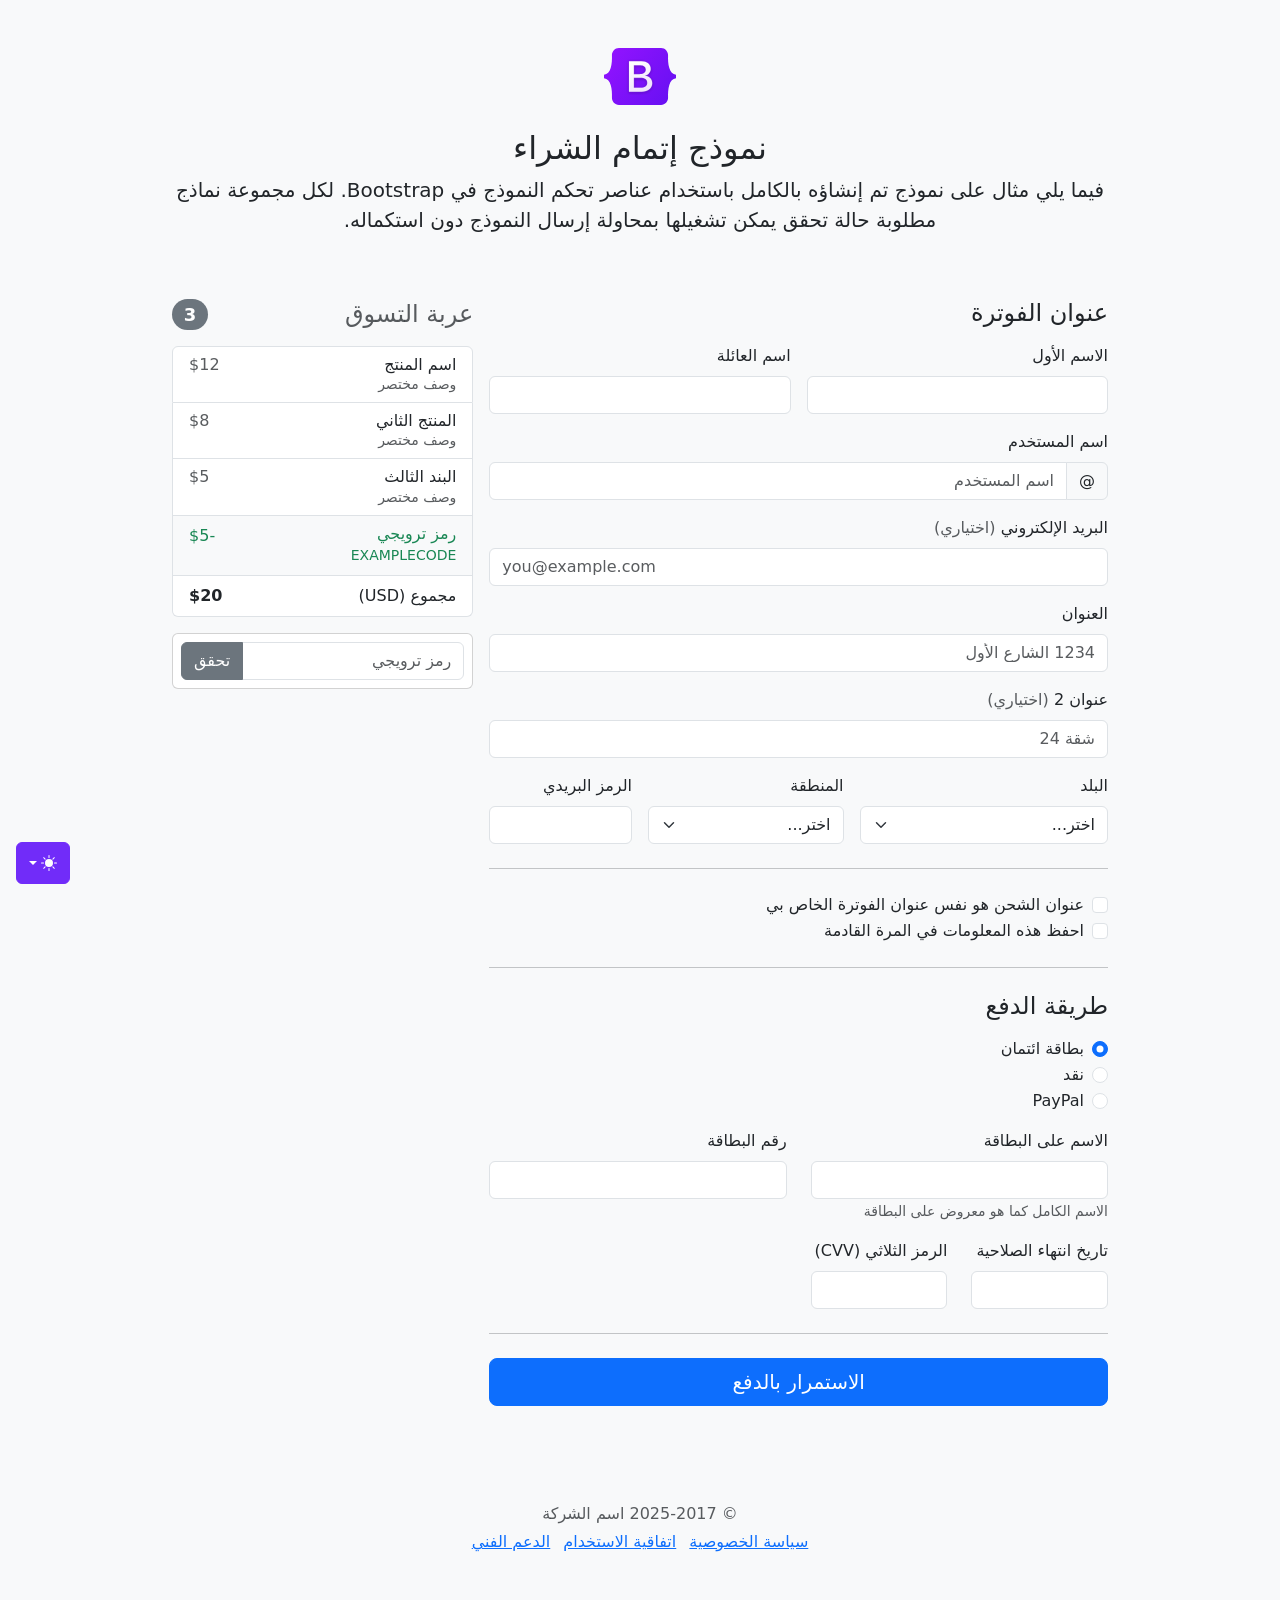
<file: bootstrap-5.3.8-examples/checkout-rtl/index.html>
<!doctype html>
<html lang="ar" dir="rtl" data-bs-theme="auto">
  <head>
    <meta charset="utf-8" />
    <meta name="viewport" content="width=device-width, initial-scale=1" />
    <meta name="description" content="" />
    <meta
      name="author"
      content="Mark Otto, Jacob Thornton, and Bootstrap contributors"
    />
    <meta name="generator" content="Astro v5.13.2" />
    <title>مثال إتمام الشراء · Bootstrap v5.3</title>
    <link
      rel="canonical"
      href="https://getbootstrap.com/docs/5.3/examples/checkout-rtl/"
    />
    <script src="../assets/js/color-modes.js"></script>
    <link href="../assets/dist/css/bootstrap.rtl.min.css" rel="stylesheet" />
    <meta name="theme-color" content="#712cf9" />
    <link href="../checkout/checkout.css" rel="stylesheet" />
    <style>
      .bd-placeholder-img {
        font-size: 1.125rem;
        text-anchor: middle;
        -webkit-user-select: none;
        -moz-user-select: none;
        user-select: none;
      }
      @media (min-width: 768px) {
        .bd-placeholder-img-lg {
          font-size: 3.5rem;
        }
      }
      .b-example-divider {
        width: 100%;
        height: 3rem;
        background-color: #0000001a;
        border: solid rgba(0, 0, 0, 0.15);
        border-width: 1px 0;
        box-shadow:
          inset 0 0.5em 1.5em #0000001a,
          inset 0 0.125em 0.5em #00000026;
      }
      .b-example-vr {
        flex-shrink: 0;
        width: 1.5rem;
        height: 100vh;
      }
      .bi {
        vertical-align: -0.125em;
        fill: currentColor;
      }
      .nav-scroller {
        position: relative;
        z-index: 2;
        height: 2.75rem;
        overflow-y: hidden;
      }
      .nav-scroller .nav {
        display: flex;
        flex-wrap: nowrap;
        padding-bottom: 1rem;
        margin-top: -1px;
        overflow-x: auto;
        text-align: center;
        white-space: nowrap;
        -webkit-overflow-scrolling: touch;
      }
      .btn-bd-primary {
        --bd-violet-bg: #712cf9;
        --bd-violet-rgb: 112.520718, 44.062154, 249.437846;
        --bs-btn-font-weight: 600;
        --bs-btn-color: var(--bs-white);
        --bs-btn-bg: var(--bd-violet-bg);
        --bs-btn-border-color: var(--bd-violet-bg);
        --bs-btn-hover-color: var(--bs-white);
        --bs-btn-hover-bg: #6528e0;
        --bs-btn-hover-border-color: #6528e0;
        --bs-btn-focus-shadow-rgb: var(--bd-violet-rgb);
        --bs-btn-active-color: var(--bs-btn-hover-color);
        --bs-btn-active-bg: #5a23c8;
        --bs-btn-active-border-color: #5a23c8;
      }
      .bd-mode-toggle {
        z-index: 1500;
      }
      .bd-mode-toggle .bi {
        width: 1em;
        height: 1em;
      }
      .bd-mode-toggle .dropdown-menu .active .bi {
        display: block !important;
      }
    </style>
  </head>
  <body class="bg-body-tertiary">
    <svg xmlns="http://www.w3.org/2000/svg" class="d-none">
      <symbol id="check2" viewBox="0 0 16 16">
        <path
          d="M13.854 3.646a.5.5 0 0 1 0 .708l-7 7a.5.5 0 0 1-.708 0l-3.5-3.5a.5.5 0 1 1 .708-.708L6.5 10.293l6.646-6.647a.5.5 0 0 1 .708 0z"
        ></path>
      </symbol>
      <symbol id="circle-half" viewBox="0 0 16 16">
        <path
          d="M8 15A7 7 0 1 0 8 1v14zm0 1A8 8 0 1 1 8 0a8 8 0 0 1 0 16z"
        ></path>
      </symbol>
      <symbol id="moon-stars-fill" viewBox="0 0 16 16">
        <path
          d="M6 .278a.768.768 0 0 1 .08.858 7.208 7.208 0 0 0-.878 3.46c0 4.021 3.278 7.277 7.318 7.277.527 0 1.04-.055 1.533-.16a.787.787 0 0 1 .81.316.733.733 0 0 1-.031.893A8.349 8.349 0 0 1 8.344 16C3.734 16 0 12.286 0 7.71 0 4.266 2.114 1.312 5.124.06A.752.752 0 0 1 6 .278z"
        ></path>
        <path
          d="M10.794 3.148a.217.217 0 0 1 .412 0l.387 1.162c.173.518.579.924 1.097 1.097l1.162.387a.217.217 0 0 1 0 .412l-1.162.387a1.734 1.734 0 0 0-1.097 1.097l-.387 1.162a.217.217 0 0 1-.412 0l-.387-1.162A1.734 1.734 0 0 0 9.31 6.593l-1.162-.387a.217.217 0 0 1 0-.412l1.162-.387a1.734 1.734 0 0 0 1.097-1.097l.387-1.162zM13.863.099a.145.145 0 0 1 .274 0l.258.774c.115.346.386.617.732.732l.774.258a.145.145 0 0 1 0 .274l-.774.258a1.156 1.156 0 0 0-.732.732l-.258.774a.145.145 0 0 1-.274 0l-.258-.774a1.156 1.156 0 0 0-.732-.732l-.774-.258a.145.145 0 0 1 0-.274l.774-.258c.346-.115.617-.386.732-.732L13.863.1z"
        ></path>
      </symbol>
      <symbol id="sun-fill" viewBox="0 0 16 16">
        <path
          d="M8 12a4 4 0 1 0 0-8 4 4 0 0 0 0 8zM8 0a.5.5 0 0 1 .5.5v2a.5.5 0 0 1-1 0v-2A.5.5 0 0 1 8 0zm0 13a.5.5 0 0 1 .5.5v2a.5.5 0 0 1-1 0v-2A.5.5 0 0 1 8 13zm8-5a.5.5 0 0 1-.5.5h-2a.5.5 0 0 1 0-1h2a.5.5 0 0 1 .5.5zM3 8a.5.5 0 0 1-.5.5h-2a.5.5 0 0 1 0-1h2A.5.5 0 0 1 3 8zm10.657-5.657a.5.5 0 0 1 0 .707l-1.414 1.415a.5.5 0 1 1-.707-.708l1.414-1.414a.5.5 0 0 1 .707 0zm-9.193 9.193a.5.5 0 0 1 0 .707L3.05 13.657a.5.5 0 0 1-.707-.707l1.414-1.414a.5.5 0 0 1 .707 0zm9.193 2.121a.5.5 0 0 1-.707 0l-1.414-1.414a.5.5 0 0 1 .707-.707l1.414 1.414a.5.5 0 0 1 0 .707zM4.464 4.465a.5.5 0 0 1-.707 0L2.343 3.05a.5.5 0 1 1 .707-.707l1.414 1.414a.5.5 0 0 1 0 .708z"
        ></path>
      </symbol>
    </svg>
    <div
      class="dropdown position-fixed bottom-0 end-0 mb-3 me-3 bd-mode-toggle"
    >
      <button
        class="btn btn-bd-primary py-2 dropdown-toggle d-flex align-items-center"
        id="bd-theme"
        type="button"
        aria-expanded="false"
        data-bs-toggle="dropdown"
        aria-label="Toggle theme (auto)"
      >
        <svg class="bi my-1 theme-icon-active" aria-hidden="true">
          <use href="#circle-half"></use>
        </svg>
        <span class="visually-hidden" id="bd-theme-text">Toggle theme</span>
      </button>
      <ul
        class="dropdown-menu dropdown-menu-end shadow"
        aria-labelledby="bd-theme-text"
      >
        <li>
          <button
            type="button"
            class="dropdown-item d-flex align-items-center"
            data-bs-theme-value="light"
            aria-pressed="false"
          >
            <svg class="bi me-2 opacity-50" aria-hidden="true">
              <use href="#sun-fill"></use>
            </svg>
            Light
            <svg class="bi ms-auto d-none" aria-hidden="true">
              <use href="#check2"></use>
            </svg>
          </button>
        </li>
        <li>
          <button
            type="button"
            class="dropdown-item d-flex align-items-center"
            data-bs-theme-value="dark"
            aria-pressed="false"
          >
            <svg class="bi me-2 opacity-50" aria-hidden="true">
              <use href="#moon-stars-fill"></use>
            </svg>
            Dark
            <svg class="bi ms-auto d-none" aria-hidden="true">
              <use href="#check2"></use>
            </svg>
          </button>
        </li>
        <li>
          <button
            type="button"
            class="dropdown-item d-flex align-items-center active"
            data-bs-theme-value="auto"
            aria-pressed="true"
          >
            <svg class="bi me-2 opacity-50" aria-hidden="true">
              <use href="#circle-half"></use>
            </svg>
            Auto
            <svg class="bi ms-auto d-none" aria-hidden="true">
              <use href="#check2"></use>
            </svg>
          </button>
        </li>
      </ul>
    </div>
    <div class="container">
      <main>
        <div class="py-5 text-center">
          <img
            class="d-block mx-auto mb-4"
            src="../assets/brand/bootstrap-logo.svg"
            alt=""
            width="72"
            height="57"
          />
          <h1 class="h2">نموذج إتمام الشراء</h1>
          <p class="lead">
            فيما يلي مثال على نموذج تم إنشاؤه بالكامل باستخدام عناصر تحكم
            النموذج في Bootstrap. لكل مجموعة نماذج مطلوبة حالة تحقق يمكن تشغيلها
            بمحاولة إرسال النموذج دون استكماله.
          </p>
        </div>
        <div class="row g-3">
          <div class="col-md-5 col-lg-4 order-md-last">
            <h4 class="d-flex justify-content-between align-items-center mb-3">
              <span class="text-body-secondary">عربة التسوق</span>
              <span class="badge bg-secondary rounded-pill">3</span>
            </h4>
            <ul class="list-group mb-3">
              <li class="list-group-item d-flex justify-content-between lh-sm">
                <div>
                  <h6 class="my-0">اسم المنتج</h6>
                  <small class="text-body-secondary">وصف مختصر</small>
                </div>
                <span class="text-body-secondary">$12</span>
              </li>
              <li class="list-group-item d-flex justify-content-between lh-sm">
                <div>
                  <h6 class="my-0">المنتج الثاني</h6>
                  <small class="text-body-secondary">وصف مختصر</small>
                </div>
                <span class="text-body-secondary">$8</span>
              </li>
              <li class="list-group-item d-flex justify-content-between lh-sm">
                <div>
                  <h6 class="my-0">البند الثالث</h6>
                  <small class="text-body-secondary">وصف مختصر</small>
                </div>
                <span class="text-body-secondary">$5</span>
              </li>
              <li
                class="list-group-item d-flex justify-content-between bg-body-tertiary"
              >
                <div class="text-success">
                  <h6 class="my-0">رمز ترويجي</h6>
                  <small>EXAMPLECODE</small>
                </div>
                <span class="text-success">-$5</span>
              </li>
              <li class="list-group-item d-flex justify-content-between">
                <span>مجموع (USD)</span> <strong>$20</strong>
              </li>
            </ul>
            <form class="card p-2">
              <div class="input-group">
                <input
                  type="text"
                  class="form-control"
                  placeholder="رمز ترويجي"
                />
                <button type="submit" class="btn btn-secondary">تحقق</button>
              </div>
            </form>
          </div>
          <div class="col-md-7 col-lg-8">
            <h4 class="mb-3">عنوان الفوترة</h4>
            <form class="needs-validation" novalidate>
              <div class="row g-3">
                <div class="col-sm-6">
                  <label for="firstName" class="form-label">الاسم الأول</label>
                  <input
                    type="text"
                    class="form-control"
                    id="firstName"
                    placeholder=""
                    value=""
                    required
                  />
                  <div class="invalid-feedback">يرجى إدخال اسم أول صحيح.</div>
                </div>
                <div class="col-sm-6">
                  <label for="lastName" class="form-label">اسم العائلة</label>
                  <input
                    type="text"
                    class="form-control"
                    id="lastName"
                    placeholder=""
                    value=""
                    required
                  />
                  <div class="invalid-feedback">يرجى إدخال اسم عائلة صحيح.</div>
                </div>
                <div class="col-12">
                  <label for="username" class="form-label">اسم المستخدم</label>
                  <div class="input-group has-validation">
                    <span class="input-group-text">@</span>
                    <input
                      type="text"
                      class="form-control"
                      id="username"
                      placeholder="اسم المستخدم"
                      required
                    />
                    <div class="invalid-feedback">
                      اسم المستخدم الخاص بك مطلوب.
                    </div>
                  </div>
                </div>
                <div class="col-12">
                  <label for="email" class="form-label"
                    >البريد الإلكتروني
                    <span class="text-body-secondary">(اختياري)</span></label
                  >
                  <input
                    type="email"
                    class="form-control"
                    id="email"
                    placeholder="you@example.com"
                  />
                  <div class="invalid-feedback">
                    يرجى إدخال عنوان بريد إلكتروني صحيح لتصلكم تحديثات الشحن.
                  </div>
                </div>
                <div class="col-12">
                  <label for="address" class="form-label">العنوان</label>
                  <input
                    type="text"
                    class="form-control"
                    id="address"
                    placeholder="1234 الشارع الأول"
                    required
                  />
                  <div class="invalid-feedback">
                    يرجى إدخال عنوان الشحن الخاص بك.
                  </div>
                </div>
                <div class="col-12">
                  <label for="address2" class="form-label"
                    >عنوان 2
                    <span class="text-body-secondary">(اختياري)</span></label
                  >
                  <input
                    type="text"
                    class="form-control"
                    id="address2"
                    placeholder="شقة 24"
                  />
                </div>
                <div class="col-md-5">
                  <label for="country" class="form-label">البلد</label>
                  <select class="form-select" id="country" required>
                    <option value="">اختر...</option>
                    <option>الولايات المتحدة الأمريكية</option>
                  </select>
                  <div class="invalid-feedback">يرجى اختيار بلد صحيح.</div>
                </div>
                <div class="col-md-4">
                  <label for="state" class="form-label">المنطقة</label>
                  <select class="form-select" id="state" required>
                    <option value="">اختر...</option>
                    <option>كاليفورنيا</option>
                  </select>
                  <div class="invalid-feedback">
                    يرجى اختيار اسم منطقة صحيح.
                  </div>
                </div>
                <div class="col-md-3">
                  <label for="zip" class="form-label">الرمز البريدي</label>
                  <input
                    type="text"
                    class="form-control"
                    id="zip"
                    placeholder=""
                    required
                  />
                  <div class="invalid-feedback">الرمز البريدي مطلوب.</div>
                </div>
              </div>
              <hr class="my-4" />
              <div class="form-check">
                <input
                  type="checkbox"
                  class="form-check-input"
                  id="same-address"
                />
                <label class="form-check-label" for="same-address"
                  >عنوان الشحن هو نفس عنوان الفوترة الخاص بي</label
                >
              </div>
              <div class="form-check">
                <input
                  type="checkbox"
                  class="form-check-input"
                  id="save-info"
                />
                <label class="form-check-label" for="save-info"
                  >احفظ هذه المعلومات في المرة القادمة</label
                >
              </div>
              <hr class="my-4" />
              <h4 class="mb-3">طريقة الدفع</h4>
              <div class="my-3">
                <div class="form-check">
                  <input
                    id="credit"
                    name="paymentMethod"
                    type="radio"
                    class="form-check-input"
                    checked
                    required
                  />
                  <label class="form-check-label" for="credit"
                    >بطاقة ائتمان</label
                  >
                </div>
                <div class="form-check">
                  <input
                    id="cash"
                    name="paymentMethod"
                    type="radio"
                    class="form-check-input"
                    required
                  />
                  <label class="form-check-label" for="cash">نقد</label>
                </div>
                <div class="form-check">
                  <input
                    id="paypal"
                    name="paymentMethod"
                    type="radio"
                    class="form-check-input"
                    required
                  />
                  <label class="form-check-label" for="paypal">PayPal</label>
                </div>
              </div>
              <div class="row gy-3">
                <div class="col-md-6">
                  <label for="cc-name" class="form-label"
                    >الاسم على البطاقة</label
                  >
                  <input
                    type="text"
                    class="form-control"
                    id="cc-name"
                    placeholder=""
                    required
                  />
                  <small class="text-body-secondary"
                    >الاسم الكامل كما هو معروض على البطاقة</small
                  >
                  <div class="invalid-feedback">الاسم على البطاقة مطلوب</div>
                </div>
                <div class="col-md-6">
                  <label for="cc-number" class="form-label">رقم البطاقة</label>
                  <input
                    type="text"
                    class="form-control"
                    id="cc-number"
                    placeholder=""
                    required
                  />
                  <div class="invalid-feedback">رقم بطاقة الائتمان مطلوب</div>
                </div>
                <div class="col-md-3">
                  <label for="cc-expiration" class="form-label"
                    >تاريخ انتهاء الصلاحية</label
                  >
                  <input
                    type="text"
                    class="form-control"
                    id="cc-expiration"
                    placeholder=""
                    required
                  />
                  <div class="invalid-feedback">
                    تاريخ انتهاء الصلاحية مطلوب
                  </div>
                </div>
                <div class="col-md-3">
                  <label for="cc-cvv" class="form-label"
                    >الرمز الثلاثي (CVV)</label
                  >
                  <input
                    type="text"
                    class="form-control"
                    id="cc-cvv"
                    placeholder=""
                    required
                  />
                  <div class="invalid-feedback">رمز الحماية مطلوب</div>
                </div>
              </div>
              <hr class="my-4" />
              <button class="w-100 btn btn-primary btn-lg" type="submit">
                الاستمرار بالدفع
              </button>
            </form>
          </div>
        </div>
      </main>
      <footer class="my-5 pt-5 text-body-secondary text-center text-small">
        <p class="mb-1">&copy; 2025-2017 اسم الشركة</p>
        <ul class="list-inline">
          <li class="list-inline-item"><a href="#">سياسة الخصوصية</a></li>
          <li class="list-inline-item"><a href="#">اتفاقية الاستخدام</a></li>
          <li class="list-inline-item"><a href="#">الدعم الفني</a></li>
        </ul>
      </footer>
    </div>
    <script
      src="../assets/dist/js/bootstrap.bundle.min.js"
      class="astro-vvvwv3sm"
    ></script>
    <script src="../checkout/checkout.js" class="astro-vvvwv3sm"></script>
  </body>
</html>
</file>
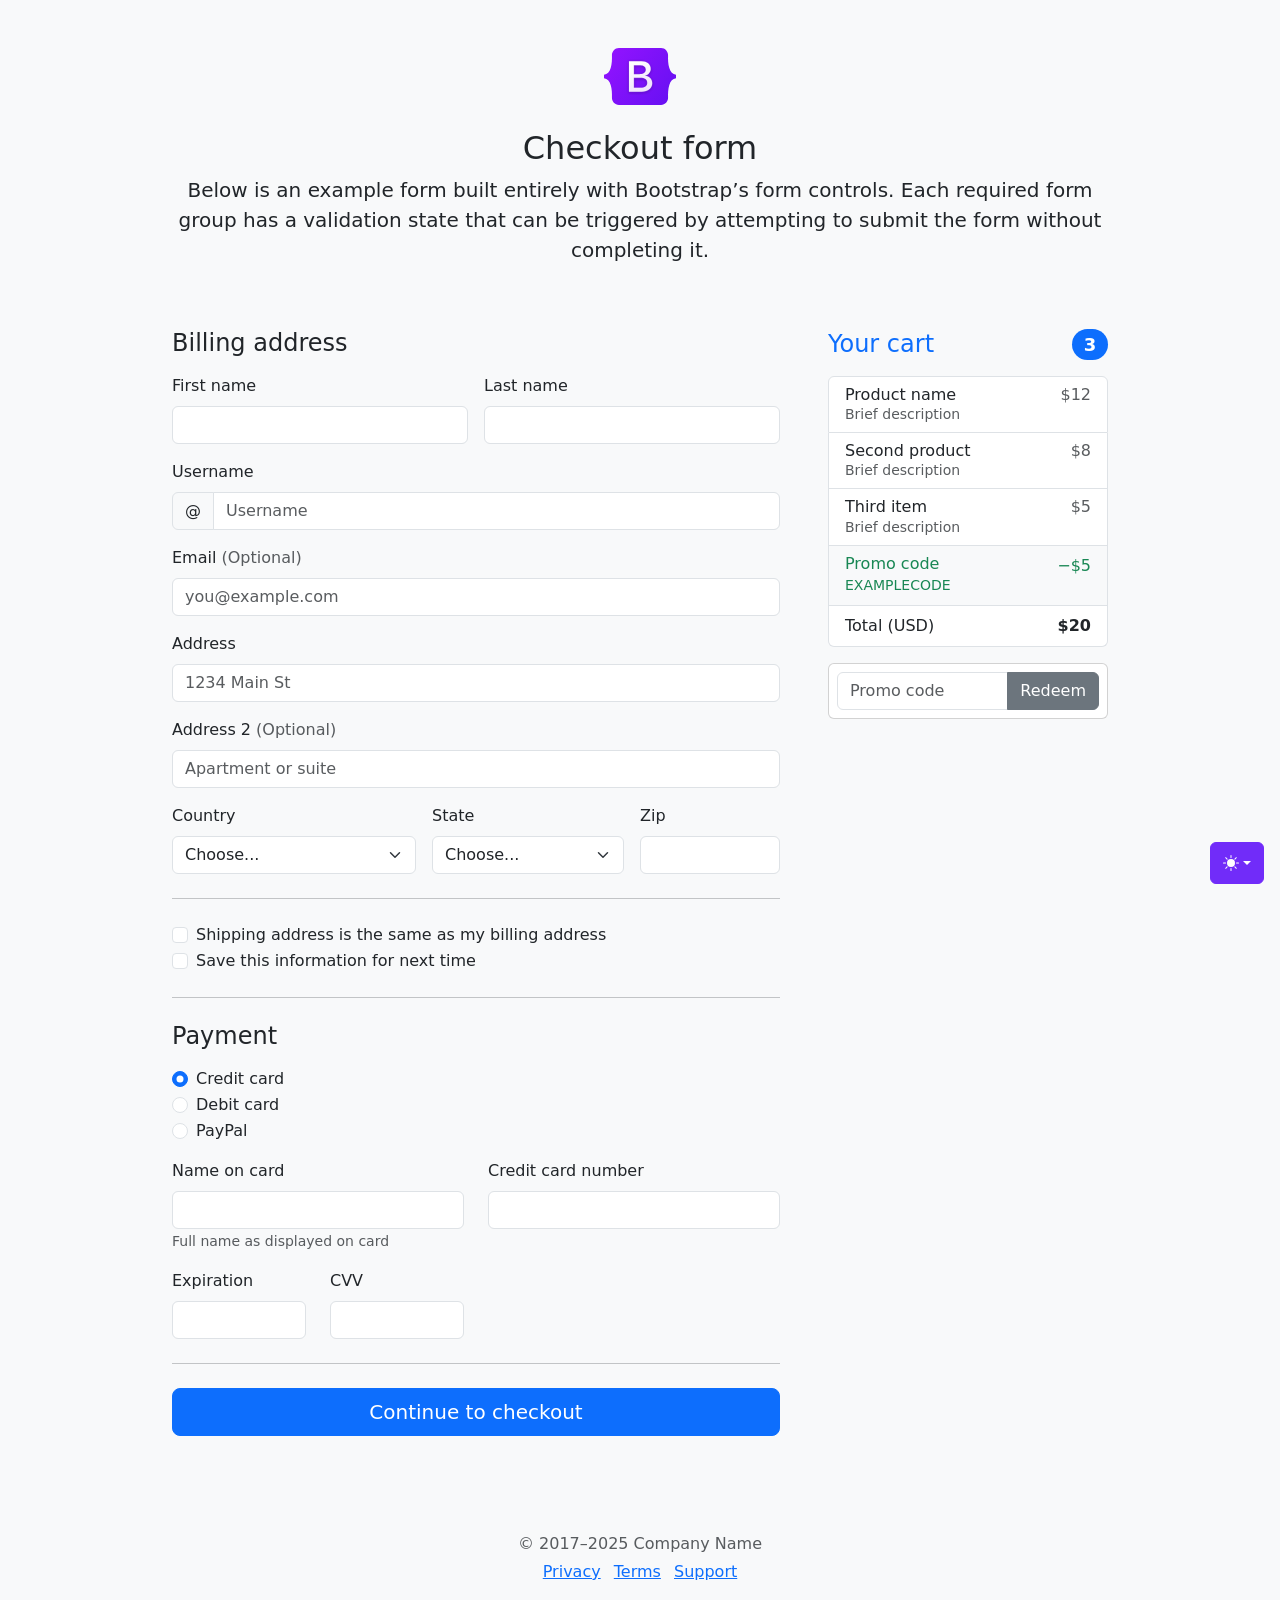
<file: bootstrap-5.3.8-examples/checkout/index.html>
<!doctype html>
<html lang="en" data-bs-theme="auto">
  <head>
    <meta charset="utf-8" />
    <meta name="viewport" content="width=device-width, initial-scale=1" />
    <meta name="description" content="" />
    <meta
      name="author"
      content="Mark Otto, Jacob Thornton, and Bootstrap contributors"
    />
    <meta name="generator" content="Astro v5.13.2" />
    <title>Checkout example · Bootstrap v5.3</title>
    <link
      rel="canonical"
      href="https://getbootstrap.com/docs/5.3/examples/checkout/"
    />
    <script src="../assets/js/color-modes.js"></script>
    <link href="../assets/dist/css/bootstrap.min.css" rel="stylesheet" />
    <meta name="theme-color" content="#712cf9" />
    <link href="checkout.css" rel="stylesheet" />
    <style>
      .bd-placeholder-img {
        font-size: 1.125rem;
        text-anchor: middle;
        -webkit-user-select: none;
        -moz-user-select: none;
        user-select: none;
      }
      @media (min-width: 768px) {
        .bd-placeholder-img-lg {
          font-size: 3.5rem;
        }
      }
      .b-example-divider {
        width: 100%;
        height: 3rem;
        background-color: #0000001a;
        border: solid rgba(0, 0, 0, 0.15);
        border-width: 1px 0;
        box-shadow:
          inset 0 0.5em 1.5em #0000001a,
          inset 0 0.125em 0.5em #00000026;
      }
      .b-example-vr {
        flex-shrink: 0;
        width: 1.5rem;
        height: 100vh;
      }
      .bi {
        vertical-align: -0.125em;
        fill: currentColor;
      }
      .nav-scroller {
        position: relative;
        z-index: 2;
        height: 2.75rem;
        overflow-y: hidden;
      }
      .nav-scroller .nav {
        display: flex;
        flex-wrap: nowrap;
        padding-bottom: 1rem;
        margin-top: -1px;
        overflow-x: auto;
        text-align: center;
        white-space: nowrap;
        -webkit-overflow-scrolling: touch;
      }
      .btn-bd-primary {
        --bd-violet-bg: #712cf9;
        --bd-violet-rgb: 112.520718, 44.062154, 249.437846;
        --bs-btn-font-weight: 600;
        --bs-btn-color: var(--bs-white);
        --bs-btn-bg: var(--bd-violet-bg);
        --bs-btn-border-color: var(--bd-violet-bg);
        --bs-btn-hover-color: var(--bs-white);
        --bs-btn-hover-bg: #6528e0;
        --bs-btn-hover-border-color: #6528e0;
        --bs-btn-focus-shadow-rgb: var(--bd-violet-rgb);
        --bs-btn-active-color: var(--bs-btn-hover-color);
        --bs-btn-active-bg: #5a23c8;
        --bs-btn-active-border-color: #5a23c8;
      }
      .bd-mode-toggle {
        z-index: 1500;
      }
      .bd-mode-toggle .bi {
        width: 1em;
        height: 1em;
      }
      .bd-mode-toggle .dropdown-menu .active .bi {
        display: block !important;
      }
    </style>
  </head>
  <body class="bg-body-tertiary">
    <svg xmlns="http://www.w3.org/2000/svg" class="d-none">
      <symbol id="check2" viewBox="0 0 16 16">
        <path
          d="M13.854 3.646a.5.5 0 0 1 0 .708l-7 7a.5.5 0 0 1-.708 0l-3.5-3.5a.5.5 0 1 1 .708-.708L6.5 10.293l6.646-6.647a.5.5 0 0 1 .708 0z"
        ></path>
      </symbol>
      <symbol id="circle-half" viewBox="0 0 16 16">
        <path
          d="M8 15A7 7 0 1 0 8 1v14zm0 1A8 8 0 1 1 8 0a8 8 0 0 1 0 16z"
        ></path>
      </symbol>
      <symbol id="moon-stars-fill" viewBox="0 0 16 16">
        <path
          d="M6 .278a.768.768 0 0 1 .08.858 7.208 7.208 0 0 0-.878 3.46c0 4.021 3.278 7.277 7.318 7.277.527 0 1.04-.055 1.533-.16a.787.787 0 0 1 .81.316.733.733 0 0 1-.031.893A8.349 8.349 0 0 1 8.344 16C3.734 16 0 12.286 0 7.71 0 4.266 2.114 1.312 5.124.06A.752.752 0 0 1 6 .278z"
        ></path>
        <path
          d="M10.794 3.148a.217.217 0 0 1 .412 0l.387 1.162c.173.518.579.924 1.097 1.097l1.162.387a.217.217 0 0 1 0 .412l-1.162.387a1.734 1.734 0 0 0-1.097 1.097l-.387 1.162a.217.217 0 0 1-.412 0l-.387-1.162A1.734 1.734 0 0 0 9.31 6.593l-1.162-.387a.217.217 0 0 1 0-.412l1.162-.387a1.734 1.734 0 0 0 1.097-1.097l.387-1.162zM13.863.099a.145.145 0 0 1 .274 0l.258.774c.115.346.386.617.732.732l.774.258a.145.145 0 0 1 0 .274l-.774.258a1.156 1.156 0 0 0-.732.732l-.258.774a.145.145 0 0 1-.274 0l-.258-.774a1.156 1.156 0 0 0-.732-.732l-.774-.258a.145.145 0 0 1 0-.274l.774-.258c.346-.115.617-.386.732-.732L13.863.1z"
        ></path>
      </symbol>
      <symbol id="sun-fill" viewBox="0 0 16 16">
        <path
          d="M8 12a4 4 0 1 0 0-8 4 4 0 0 0 0 8zM8 0a.5.5 0 0 1 .5.5v2a.5.5 0 0 1-1 0v-2A.5.5 0 0 1 8 0zm0 13a.5.5 0 0 1 .5.5v2a.5.5 0 0 1-1 0v-2A.5.5 0 0 1 8 13zm8-5a.5.5 0 0 1-.5.5h-2a.5.5 0 0 1 0-1h2a.5.5 0 0 1 .5.5zM3 8a.5.5 0 0 1-.5.5h-2a.5.5 0 0 1 0-1h2A.5.5 0 0 1 3 8zm10.657-5.657a.5.5 0 0 1 0 .707l-1.414 1.415a.5.5 0 1 1-.707-.708l1.414-1.414a.5.5 0 0 1 .707 0zm-9.193 9.193a.5.5 0 0 1 0 .707L3.05 13.657a.5.5 0 0 1-.707-.707l1.414-1.414a.5.5 0 0 1 .707 0zm9.193 2.121a.5.5 0 0 1-.707 0l-1.414-1.414a.5.5 0 0 1 .707-.707l1.414 1.414a.5.5 0 0 1 0 .707zM4.464 4.465a.5.5 0 0 1-.707 0L2.343 3.05a.5.5 0 1 1 .707-.707l1.414 1.414a.5.5 0 0 1 0 .708z"
        ></path>
      </symbol>
    </svg>
    <div
      class="dropdown position-fixed bottom-0 end-0 mb-3 me-3 bd-mode-toggle"
    >
      <button
        class="btn btn-bd-primary py-2 dropdown-toggle d-flex align-items-center"
        id="bd-theme"
        type="button"
        aria-expanded="false"
        data-bs-toggle="dropdown"
        aria-label="Toggle theme (auto)"
      >
        <svg class="bi my-1 theme-icon-active" aria-hidden="true">
          <use href="#circle-half"></use>
        </svg>
        <span class="visually-hidden" id="bd-theme-text">Toggle theme</span>
      </button>
      <ul
        class="dropdown-menu dropdown-menu-end shadow"
        aria-labelledby="bd-theme-text"
      >
        <li>
          <button
            type="button"
            class="dropdown-item d-flex align-items-center"
            data-bs-theme-value="light"
            aria-pressed="false"
          >
            <svg class="bi me-2 opacity-50" aria-hidden="true">
              <use href="#sun-fill"></use>
            </svg>
            Light
            <svg class="bi ms-auto d-none" aria-hidden="true">
              <use href="#check2"></use>
            </svg>
          </button>
        </li>
        <li>
          <button
            type="button"
            class="dropdown-item d-flex align-items-center"
            data-bs-theme-value="dark"
            aria-pressed="false"
          >
            <svg class="bi me-2 opacity-50" aria-hidden="true">
              <use href="#moon-stars-fill"></use>
            </svg>
            Dark
            <svg class="bi ms-auto d-none" aria-hidden="true">
              <use href="#check2"></use>
            </svg>
          </button>
        </li>
        <li>
          <button
            type="button"
            class="dropdown-item d-flex align-items-center active"
            data-bs-theme-value="auto"
            aria-pressed="true"
          >
            <svg class="bi me-2 opacity-50" aria-hidden="true">
              <use href="#circle-half"></use>
            </svg>
            Auto
            <svg class="bi ms-auto d-none" aria-hidden="true">
              <use href="#check2"></use>
            </svg>
          </button>
        </li>
      </ul>
    </div>
    <div class="container">
      <main>
        <div class="py-5 text-center">
          <img
            class="d-block mx-auto mb-4"
            src="../assets/brand/bootstrap-logo.svg"
            alt=""
            width="72"
            height="57"
          />
          <h1 class="h2">Checkout form</h1>
          <p class="lead">
            Below is an example form built entirely with Bootstrap’s form
            controls. Each required form group has a validation state that can
            be triggered by attempting to submit the form without completing it.
          </p>
        </div>
        <div class="row g-5">
          <div class="col-md-5 col-lg-4 order-md-last">
            <h4 class="d-flex justify-content-between align-items-center mb-3">
              <span class="text-primary">Your cart</span>
              <span class="badge bg-primary rounded-pill">3</span>
            </h4>
            <ul class="list-group mb-3">
              <li class="list-group-item d-flex justify-content-between lh-sm">
                <div>
                  <h6 class="my-0">Product name</h6>
                  <small class="text-body-secondary">Brief description</small>
                </div>
                <span class="text-body-secondary">$12</span>
              </li>
              <li class="list-group-item d-flex justify-content-between lh-sm">
                <div>
                  <h6 class="my-0">Second product</h6>
                  <small class="text-body-secondary">Brief description</small>
                </div>
                <span class="text-body-secondary">$8</span>
              </li>
              <li class="list-group-item d-flex justify-content-between lh-sm">
                <div>
                  <h6 class="my-0">Third item</h6>
                  <small class="text-body-secondary">Brief description</small>
                </div>
                <span class="text-body-secondary">$5</span>
              </li>
              <li
                class="list-group-item d-flex justify-content-between bg-body-tertiary"
              >
                <div class="text-success">
                  <h6 class="my-0">Promo code</h6>
                  <small>EXAMPLECODE</small>
                </div>
                <span class="text-success">−$5</span>
              </li>
              <li class="list-group-item d-flex justify-content-between">
                <span>Total (USD)</span> <strong>$20</strong>
              </li>
            </ul>
            <form class="card p-2">
              <div class="input-group">
                <input
                  type="text"
                  class="form-control"
                  placeholder="Promo code"
                />
                <button type="submit" class="btn btn-secondary">Redeem</button>
              </div>
            </form>
          </div>
          <div class="col-md-7 col-lg-8">
            <h4 class="mb-3">Billing address</h4>
            <form class="needs-validation" novalidate>
              <div class="row g-3">
                <div class="col-sm-6">
                  <label for="firstName" class="form-label">First name</label>
                  <input
                    type="text"
                    class="form-control"
                    id="firstName"
                    placeholder=""
                    value=""
                    required
                  />
                  <div class="invalid-feedback">
                    Valid first name is required.
                  </div>
                </div>
                <div class="col-sm-6">
                  <label for="lastName" class="form-label">Last name</label>
                  <input
                    type="text"
                    class="form-control"
                    id="lastName"
                    placeholder=""
                    value=""
                    required
                  />
                  <div class="invalid-feedback">
                    Valid last name is required.
                  </div>
                </div>
                <div class="col-12">
                  <label for="username" class="form-label">Username</label>
                  <div class="input-group has-validation">
                    <span class="input-group-text">@</span>
                    <input
                      type="text"
                      class="form-control"
                      id="username"
                      placeholder="Username"
                      required
                    />
                    <div class="invalid-feedback">
                      Your username is required.
                    </div>
                  </div>
                </div>
                <div class="col-12">
                  <label for="email" class="form-label"
                    >Email
                    <span class="text-body-secondary">(Optional)</span></label
                  >
                  <input
                    type="email"
                    class="form-control"
                    id="email"
                    placeholder="you@example.com"
                  />
                  <div class="invalid-feedback">
                    Please enter a valid email address for shipping updates.
                  </div>
                </div>
                <div class="col-12">
                  <label for="address" class="form-label">Address</label>
                  <input
                    type="text"
                    class="form-control"
                    id="address"
                    placeholder="1234 Main St"
                    required
                  />
                  <div class="invalid-feedback">
                    Please enter your shipping address.
                  </div>
                </div>
                <div class="col-12">
                  <label for="address2" class="form-label"
                    >Address 2
                    <span class="text-body-secondary">(Optional)</span></label
                  >
                  <input
                    type="text"
                    class="form-control"
                    id="address2"
                    placeholder="Apartment or suite"
                  />
                </div>
                <div class="col-md-5">
                  <label for="country" class="form-label">Country</label>
                  <select class="form-select" id="country" required>
                    <option value="">Choose...</option>
                    <option>United States</option>
                  </select>
                  <div class="invalid-feedback">
                    Please select a valid country.
                  </div>
                </div>
                <div class="col-md-4">
                  <label for="state" class="form-label">State</label>
                  <select class="form-select" id="state" required>
                    <option value="">Choose...</option>
                    <option>California</option>
                  </select>
                  <div class="invalid-feedback">
                    Please provide a valid state.
                  </div>
                </div>
                <div class="col-md-3">
                  <label for="zip" class="form-label">Zip</label>
                  <input
                    type="text"
                    class="form-control"
                    id="zip"
                    placeholder=""
                    required
                  />
                  <div class="invalid-feedback">Zip code required.</div>
                </div>
              </div>
              <hr class="my-4" />
              <div class="form-check">
                <input
                  type="checkbox"
                  class="form-check-input"
                  id="same-address"
                />
                <label class="form-check-label" for="same-address"
                  >Shipping address is the same as my billing address</label
                >
              </div>
              <div class="form-check">
                <input
                  type="checkbox"
                  class="form-check-input"
                  id="save-info"
                />
                <label class="form-check-label" for="save-info"
                  >Save this information for next time</label
                >
              </div>
              <hr class="my-4" />
              <h4 class="mb-3">Payment</h4>
              <div class="my-3">
                <div class="form-check">
                  <input
                    id="credit"
                    name="paymentMethod"
                    type="radio"
                    class="form-check-input"
                    checked
                    required
                  />
                  <label class="form-check-label" for="credit"
                    >Credit card</label
                  >
                </div>
                <div class="form-check">
                  <input
                    id="debit"
                    name="paymentMethod"
                    type="radio"
                    class="form-check-input"
                    required
                  />
                  <label class="form-check-label" for="debit">Debit card</label>
                </div>
                <div class="form-check">
                  <input
                    id="paypal"
                    name="paymentMethod"
                    type="radio"
                    class="form-check-input"
                    required
                  />
                  <label class="form-check-label" for="paypal">PayPal</label>
                </div>
              </div>
              <div class="row gy-3">
                <div class="col-md-6">
                  <label for="cc-name" class="form-label">Name on card</label>
                  <input
                    type="text"
                    class="form-control"
                    id="cc-name"
                    placeholder=""
                    required
                  />
                  <small class="text-body-secondary"
                    >Full name as displayed on card</small
                  >
                  <div class="invalid-feedback">Name on card is required</div>
                </div>
                <div class="col-md-6">
                  <label for="cc-number" class="form-label"
                    >Credit card number</label
                  >
                  <input
                    type="text"
                    class="form-control"
                    id="cc-number"
                    placeholder=""
                    required
                  />
                  <div class="invalid-feedback">
                    Credit card number is required
                  </div>
                </div>
                <div class="col-md-3">
                  <label for="cc-expiration" class="form-label"
                    >Expiration</label
                  >
                  <input
                    type="text"
                    class="form-control"
                    id="cc-expiration"
                    placeholder=""
                    required
                  />
                  <div class="invalid-feedback">Expiration date required</div>
                </div>
                <div class="col-md-3">
                  <label for="cc-cvv" class="form-label">CVV</label>
                  <input
                    type="text"
                    class="form-control"
                    id="cc-cvv"
                    placeholder=""
                    required
                  />
                  <div class="invalid-feedback">Security code required</div>
                </div>
              </div>
              <hr class="my-4" />
              <button class="w-100 btn btn-primary btn-lg" type="submit">
                Continue to checkout
              </button>
            </form>
          </div>
        </div>
      </main>
      <footer class="my-5 pt-5 text-body-secondary text-center text-small">
        <p class="mb-1">&copy; 2017–2025 Company Name</p>
        <ul class="list-inline">
          <li class="list-inline-item"><a href="#">Privacy</a></li>
          <li class="list-inline-item"><a href="#">Terms</a></li>
          <li class="list-inline-item"><a href="#">Support</a></li>
        </ul>
      </footer>
    </div>
    <script
      src="../assets/dist/js/bootstrap.bundle.min.js"
      class="astro-vvvwv3sm"
    ></script>
    <script src="checkout.js" class="astro-vvvwv3sm"></script>
  </body>
</html>
</file>
<file: bootstrap-5.3.8-examples/blog/blog.rtl.css>
/* stylelint-disable @stylistic/selector-list-comma-newline-after */

.blog-header-logo {
  font-family: Amiri, Georgia, "Times New Roman", serif;
  font-size: 2.25rem;
}

.blog-header-logo:hover {
  text-decoration: none;
}

h1, h2, h3, h4, h5, h6 {
  font-family: Amiri, Georgia, "Times New Roman", serif;
}

.flex-auto {
  flex: 0 0 auto;
}

.h-250 { height: 250px; }
@media (min-width: 768px) {
  .h-md-250 { height: 250px; }
}

/* Pagination */
.blog-pagination {
  margin-bottom: 4rem;
}

/*
 * Blog posts
 */
.blog-post {
  margin-bottom: 4rem;
}
.blog-post-meta {
  margin-bottom: 1.25rem;
  color: #727272;
}
</file>
<file: bootstrap-5.3.8-examples/blog/blog.css>
/* stylelint-disable @stylistic/selector-list-comma-newline-after */

.blog-header-logo {
  font-family: "Playfair Display", Georgia, "Times New Roman", serif/*rtl:Amiri, Georgia, "Times New Roman", serif*/;
  font-size: 2.25rem;
}

.blog-header-logo:hover {
  text-decoration: none;
}

h1, h2, h3, h4, h5, h6 {
  font-family: "Playfair Display", Georgia, "Times New Roman", serif/*rtl:Amiri, Georgia, "Times New Roman", serif*/;
}

.flex-auto {
  flex: 0 0 auto;
}

.h-250 { height: 250px; }
@media (min-width: 768px) {
  .h-md-250 { height: 250px; }
}

/* Pagination */
.blog-pagination {
  margin-bottom: 4rem;
}

/*
 * Blog posts
 */
.blog-post {
  margin-bottom: 4rem;
}
.blog-post-meta {
  margin-bottom: 1.25rem;
  color: #727272;
}
</file>
<file: bootstrap-5.3.8-examples/breadcrumbs/breadcrumbs.css>
.breadcrumb-chevron {
  --bs-breadcrumb-divider: url("data:image/svg+xml,%3Csvg xmlns='http://www.w3.org/2000/svg' width='16' height='16' fill='%236c757d'%3E%3Cpath fill-rule='evenodd' d='M4.646 1.646a.5.5 0 0 1 .708 0l6 6a.5.5 0 0 1 0 .708l-6 6a.5.5 0 0 1-.708-.708L10.293 8 4.646 2.354a.5.5 0 0 1 0-.708z'/%3E%3C/svg%3E");
  gap: .5rem;
}
.breadcrumb-chevron .breadcrumb-item {
  display: flex;
  gap: inherit;
  align-items: center;
  padding-left: 0;
  line-height: 1;
}
.breadcrumb-chevron .breadcrumb-item::before {
  gap: inherit;
  float: none;
  width: 1rem;
  height: 1rem;
}

.breadcrumb-custom .breadcrumb-item {
  position: relative;
  flex-grow: 1;
  padding: .75rem 3rem;
}
.breadcrumb-custom .breadcrumb-item::before {
  display: none;
}
.breadcrumb-custom .breadcrumb-item::after {
  position: absolute;
  top: 50%;
  right: -25px;
  z-index: 1;
  display: inline-block;
  width: 50px;
  height: 50px;
  margin-top: -25px;
  content: "";
  background-color: var(--bs-tertiary-bg);
  border-top-right-radius: .5rem;
  box-shadow: 1px -1px var(--bs-border-color);
  transform: scale(.707) rotate(45deg);
}
.breadcrumb-custom .breadcrumb-item:first-child {
  padding-left: 1.5rem;
}
.breadcrumb-custom .breadcrumb-item:last-child {
  padding-right: 1.5rem;
}
.breadcrumb-custom .breadcrumb-item:last-child::after {
  display: none;
}
</file>
<file: bootstrap-5.3.8-examples/carousel/carousel.rtl.css>
/* GLOBAL STYLES
-------------------------------------------------- */
/* Padding below the footer and lighter body text */

body {
  padding-top: 3rem;
  padding-bottom: 3rem;
  color: rgb(var(--bs-tertiary-color-rgb));
}


/* CUSTOMIZE THE CAROUSEL
-------------------------------------------------- */

/* Carousel base class */
.carousel {
  margin-bottom: 4rem;
}
/* Since positioning the image, we need to help out the caption */
.carousel-caption {
  bottom: 3rem;
  z-index: 10;
}

/* Declare heights because of positioning of img element */
.carousel-item {
  height: 32rem;
}


/* MARKETING CONTENT
-------------------------------------------------- */

/* Center align the text within the three columns below the carousel */
.marketing .col-lg-4 {
  margin-bottom: 1.5rem;
  text-align: center;
}
.marketing .col-lg-4 p {
  margin-right: .75rem;
  margin-left: .75rem;
}


/* Featurettes
------------------------- */

.featurette-divider {
  margin: 5rem 0; /* Space out the Bootstrap <hr> more */
}

/* Thin out the marketing headings */

/* RESPONSIVE CSS
-------------------------------------------------- */

@media (min-width: 40em) {
  /* Bump up size of carousel content */
  .carousel-caption p {
    margin-bottom: 1.25rem;
    font-size: 1.25rem;
    line-height: 1.4;
  }

  .featurette-heading {
    font-size: 50px;
  }
}

@media (min-width: 62em) {
  .featurette-heading {
    margin-top: 7rem;
  }
}
</file>
<file: bootstrap-5.3.8-examples/carousel/carousel.css>
/* GLOBAL STYLES
-------------------------------------------------- */
/* Padding below the footer and lighter body text */

body {
  padding-top: 3rem;
  padding-bottom: 3rem;
  color: rgb(var(--bs-tertiary-color-rgb));
}


/* CUSTOMIZE THE CAROUSEL
-------------------------------------------------- */

/* Carousel base class */
.carousel {
  margin-bottom: 4rem;
}
/* Since positioning the image, we need to help out the caption */
.carousel-caption {
  bottom: 3rem;
  z-index: 10;
}

/* Declare heights because of positioning of img element */
.carousel-item {
  height: 32rem;
}


/* MARKETING CONTENT
-------------------------------------------------- */

/* Center align the text within the three columns below the carousel */
.marketing .col-lg-4 {
  margin-bottom: 1.5rem;
  text-align: center;
}
/* rtl:begin:ignore */
.marketing .col-lg-4 p {
  margin-right: .75rem;
  margin-left: .75rem;
}
/* rtl:end:ignore */


/* Featurettes
------------------------- */

.featurette-divider {
  margin: 5rem 0; /* Space out the Bootstrap <hr> more */
}

/* Thin out the marketing headings */
/* rtl:begin:remove */
.featurette-heading {
  letter-spacing: -.05rem;
}

/* rtl:end:remove */

/* RESPONSIVE CSS
-------------------------------------------------- */

@media (min-width: 40em) {
  /* Bump up size of carousel content */
  .carousel-caption p {
    margin-bottom: 1.25rem;
    font-size: 1.25rem;
    line-height: 1.4;
  }

  .featurette-heading {
    font-size: 50px;
  }
}

@media (min-width: 62em) {
  .featurette-heading {
    margin-top: 7rem;
  }
}
</file>
<file: bootstrap-5.3.8-examples/checkout/checkout.css>
.container {
  max-width: 960px;
}
</file>
<file: bootstrap-5.3.8-examples/cheatsheet/cheatsheet.rtl.css>
body {
  scroll-behavior: smooth;
}

/**
 * Bootstrap "Journal code" icon
 * @link https://icons.getbootstrap.com/icons/journal-code/
 */
.bd-heading a::before {
  display: inline-block;
  width: 1em;
  height: 1em;
  margin-left: .25rem;
  content: "";
  background-image: url("data:image/svg+xml,%3Csvg xmlns='http://www.w3.org/2000/svg' fill='%23999' viewBox='0 0 16 16'%3E%3Cpath d='M4 1h8a2 2 0 0 1 2 2v10a2 2 0 0 1-2 2H4a2 2 0 0 1-2-2h1a1 1 0 0 0 1 1h8a1 1 0 0 0 1-1V3a1 1 0 0 0-1-1H4a1 1 0 0 0-1 1H2a2 2 0 0 1 2-2z'/%3E%3Cpath d='M2 5v-.5a.5.5 0 0 1 1 0V5h.5a.5.5 0 0 1 0 1h-2a.5.5 0 0 1 0-1H2zm0 3v-.5a.5.5 0 0 1 1 0V8h.5a.5.5 0 0 1 0 1h-2a.5.5 0 0 1 0-1H2zm0 3v-.5a.5.5 0 0 1 1 0v.5h.5a.5.5 0 0 1 0 1h-2a.5.5 0 0 1 0-1H2z'/%3E%3Cpath fill-rule='evenodd' d='M8.646 5.646a.5.5 0 0 1 .708 0l2 2a.5.5 0 0 1 0 .708l-2 2a.5.5 0 0 1-.708-.708L10.293 8 8.646 6.354a.5.5 0 0 1 0-.708zm-1.292 0a.5.5 0 0 0-.708 0l-2 2a.5.5 0 0 0 0 .708l2 2a.5.5 0 0 0 .708-.708L5.707 8l1.647-1.646a.5.5 0 0 0 0-.708z'/%3E%3C/svg%3E");
  background-size: 1em;
}

/* stylelint-disable-next-line selector-max-universal */
.bd-heading + div > * + * {
  margin-top: 3rem;
}

/* Table of contents */
.bd-aside a {
  padding: .1875rem .5rem;
  margin-top: .125rem;
  margin-right: .3125rem;
  color: var(--bs-body-color);
}

.bd-aside a:hover,
.bd-aside a:focus {
  color: var(--bs-body-color);
  background-color: rgba(121, 82, 179, .1);
}

.bd-aside .active {
  font-weight: 600;
  color: var(--bs-body-color);
}

.bd-aside .btn {
  padding: .25rem .5rem;
  font-weight: 600;
  color: var(--bs-body-color);
}

.bd-aside .btn:hover,
.bd-aside .btn:focus {
  color: var(--bs-body-color);
  background-color: rgba(121, 82, 179, .1);
}

.bd-aside .btn:focus {
  box-shadow: 0 0 0 1px rgba(121, 82, 179, .7);
}

.bd-aside .btn::before {
  width: 1.25em;
  line-height: 0;
  content: url("data:image/svg+xml,%3csvg xmlns='http://www.w3.org/2000/svg' width='16' height='16' viewBox='0 0 16 16'%3e%3cpath fill='none' stroke='%23ccc' stroke-linecap='round' stroke-linejoin='round' stroke-width='2' d='M5 14l6-6-6-6'/%3e%3c/svg%3e");
  transition: transform .35s ease;
  transform: rotate(180deg) translateX(-2px);
  transform-origin: .5em 50%;
}

.bd-aside .btn[aria-expanded="true"]::before {
  transform: rotate(90deg);
}


/* Examples */
.scrollspy-example {
  height: 200px;
}

[id="modal"] .bd-example .btn,
[id="buttons"] .bd-example .btn,
[id="tooltips"] .bd-example .btn,
[id="popovers"] .bd-example .btn,
[id="dropdowns"] .bd-example .btn-group,
[id="dropdowns"] .bd-example .dropdown,
[id="dropdowns"] .bd-example .dropup,
[id="dropdowns"] .bd-example .dropend,
[id="dropdowns"] .bd-example .dropstart {
  margin: 0 0 1rem 1rem;
}

/* Layout */
@media (min-width: 1200px) {
  body {
    display: grid;
    grid-template-rows: auto;
    grid-template-columns: 1fr 4fr 1fr;
    gap: 1rem;
  }

  .bd-header {
    position: fixed;
    top: 0;
    right: 0;
    left: 0;
    z-index: 1030;
    grid-column: 1 / span 3;
  }

  .bd-aside,
  .bd-cheatsheet {
    padding-top: 4rem;
  }

  /**
   * 1. Too bad only Firefox supports subgrids ATM
   */
  .bd-cheatsheet,
  .bd-cheatsheet section,
  .bd-cheatsheet article {
    display: inherit; /* 1 */
    grid-template-rows: auto;
    grid-template-columns: 1fr 4fr;
    grid-column: 1 / span 2;
    gap: inherit; /* 1 */
  }

  .bd-aside {
    grid-area: 1 / 3;
    scroll-margin-top: 4rem;
  }

  .bd-cheatsheet section,
  .bd-cheatsheet section > h2 {
    top: 2rem;
    scroll-margin-top: 2rem;
  }

  .bd-cheatsheet section > h2::before {
    position: absolute;
    top: 0;
    right: 0;
    bottom: -2rem;
    left: 0;
    z-index: -1;
    content: "";
  }

  .bd-cheatsheet article,
  .bd-cheatsheet .bd-heading {
    top: 8rem;
    scroll-margin-top: 8rem;
  }

  .bd-cheatsheet .bd-heading {
    z-index: 1;
  }
}
</file>
<file: bootstrap-5.3.8-examples/cheatsheet/cheatsheet.css>
body {
  scroll-behavior: smooth;
}

/**
 * Bootstrap "Journal code" icon
 * @link https://icons.getbootstrap.com/icons/journal-code/
 */
.bd-heading a::before {
  display: inline-block;
  width: 1em;
  height: 1em;
  margin-right: .25rem;
  content: "";
  background-image: url("data:image/svg+xml,%3Csvg xmlns='http://www.w3.org/2000/svg' fill='%23999' viewBox='0 0 16 16'%3E%3Cpath d='M4 1h8a2 2 0 0 1 2 2v10a2 2 0 0 1-2 2H4a2 2 0 0 1-2-2h1a1 1 0 0 0 1 1h8a1 1 0 0 0 1-1V3a1 1 0 0 0-1-1H4a1 1 0 0 0-1 1H2a2 2 0 0 1 2-2z'/%3E%3Cpath d='M2 5v-.5a.5.5 0 0 1 1 0V5h.5a.5.5 0 0 1 0 1h-2a.5.5 0 0 1 0-1H2zm0 3v-.5a.5.5 0 0 1 1 0V8h.5a.5.5 0 0 1 0 1h-2a.5.5 0 0 1 0-1H2zm0 3v-.5a.5.5 0 0 1 1 0v.5h.5a.5.5 0 0 1 0 1h-2a.5.5 0 0 1 0-1H2z'/%3E%3Cpath fill-rule='evenodd' d='M8.646 5.646a.5.5 0 0 1 .708 0l2 2a.5.5 0 0 1 0 .708l-2 2a.5.5 0 0 1-.708-.708L10.293 8 8.646 6.354a.5.5 0 0 1 0-.708zm-1.292 0a.5.5 0 0 0-.708 0l-2 2a.5.5 0 0 0 0 .708l2 2a.5.5 0 0 0 .708-.708L5.707 8l1.647-1.646a.5.5 0 0 0 0-.708z'/%3E%3C/svg%3E");
  background-size: 1em;
}

/* stylelint-disable-next-line selector-max-universal */
.bd-heading + div > * + * {
  margin-top: 3rem;
}

/* Table of contents */
.bd-aside a {
  padding: .1875rem .5rem;
  margin-top: .125rem;
  margin-left: .3125rem;
  color: var(--bs-body-color);
}

.bd-aside a:hover,
.bd-aside a:focus {
  color: var(--bs-body-color);
  background-color: rgba(121, 82, 179, .1);
}

.bd-aside .active {
  font-weight: 600;
  color: var(--bs-body-color);
}

.bd-aside .btn {
  padding: .25rem .5rem;
  font-weight: 600;
  color: var(--bs-body-color);
}

.bd-aside .btn:hover,
.bd-aside .btn:focus {
  color: var(--bs-body-color);
  background-color: rgba(121, 82, 179, .1);
}

.bd-aside .btn:focus {
  box-shadow: 0 0 0 1px rgba(121, 82, 179, .7);
}

.bd-aside .btn::before {
  width: 1.25em;
  line-height: 0;
  content: url("data:image/svg+xml,%3csvg xmlns='http://www.w3.org/2000/svg' width='16' height='16' viewBox='0 0 16 16'%3e%3cpath fill='none' stroke='%23ccc' stroke-linecap='round' stroke-linejoin='round' stroke-width='2' d='M5 14l6-6-6-6'/%3e%3c/svg%3e");
  transition: transform .35s ease;

  /* rtl:raw:
  transform: rotate(180deg) translateX(-2px);
  */
  transform-origin: .5em 50%;
}

.bd-aside .btn[aria-expanded="true"]::before {
  transform: rotate(90deg)/* rtl:ignore */;
}


/* Examples */
.scrollspy-example {
  height: 200px;
}

[id="modal"] .bd-example .btn,
[id="buttons"] .bd-example .btn,
[id="tooltips"] .bd-example .btn,
[id="popovers"] .bd-example .btn,
[id="dropdowns"] .bd-example .btn-group,
[id="dropdowns"] .bd-example .dropdown,
[id="dropdowns"] .bd-example .dropup,
[id="dropdowns"] .bd-example .dropend,
[id="dropdowns"] .bd-example .dropstart {
  margin: 0 1rem 1rem 0;
}

/* Layout */
@media (min-width: 1200px) {
  body {
    display: grid;
    grid-template-rows: auto;
    grid-template-columns: 1fr 4fr 1fr;
    gap: 1rem;
  }

  .bd-header {
    position: fixed;
    top: 0;
    /* rtl:begin:ignore */
    right: 0;
    left: 0;
    /* rtl:end:ignore */
    z-index: 1030;
    grid-column: 1 / span 3;
  }

  .bd-aside,
  .bd-cheatsheet {
    padding-top: 4rem;
  }

  /**
   * 1. Too bad only Firefox supports subgrids ATM
   */
  .bd-cheatsheet,
  .bd-cheatsheet section,
  .bd-cheatsheet article {
    display: inherit; /* 1 */
    grid-template-rows: auto;
    grid-template-columns: 1fr 4fr;
    grid-column: 1 / span 2;
    gap: inherit; /* 1 */
  }

  .bd-aside {
    grid-area: 1 / 3;
    scroll-margin-top: 4rem;
  }

  .bd-cheatsheet section,
  .bd-cheatsheet section > h2 {
    top: 2rem;
    scroll-margin-top: 2rem;
  }

  .bd-cheatsheet section > h2::before {
    position: absolute;
    /* rtl:begin:ignore */
    top: 0;
    right: 0;
    bottom: -2rem;
    left: 0;
    /* rtl:end:ignore */
    z-index: -1;
    content: "";
  }

  .bd-cheatsheet article,
  .bd-cheatsheet .bd-heading {
    top: 8rem;
    scroll-margin-top: 8rem;
  }

  .bd-cheatsheet .bd-heading {
    z-index: 1;
  }
}
</file>
